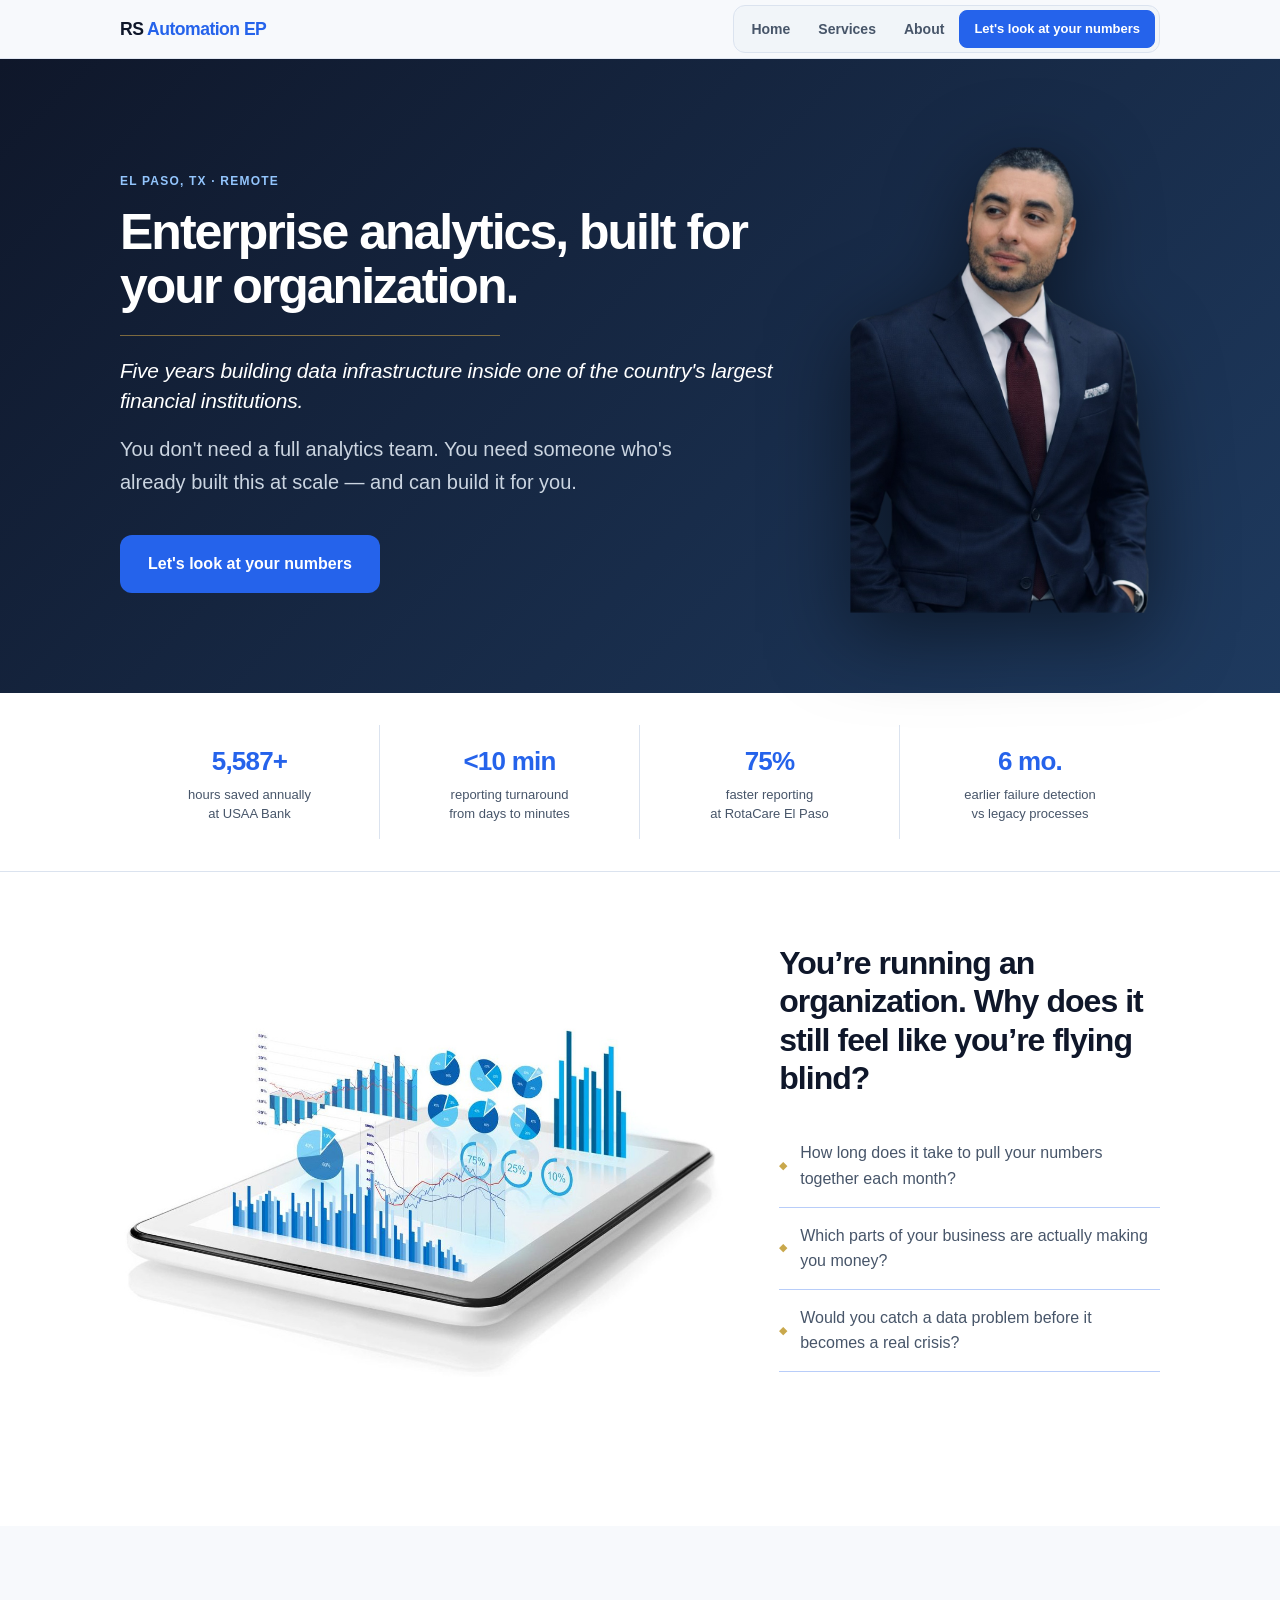
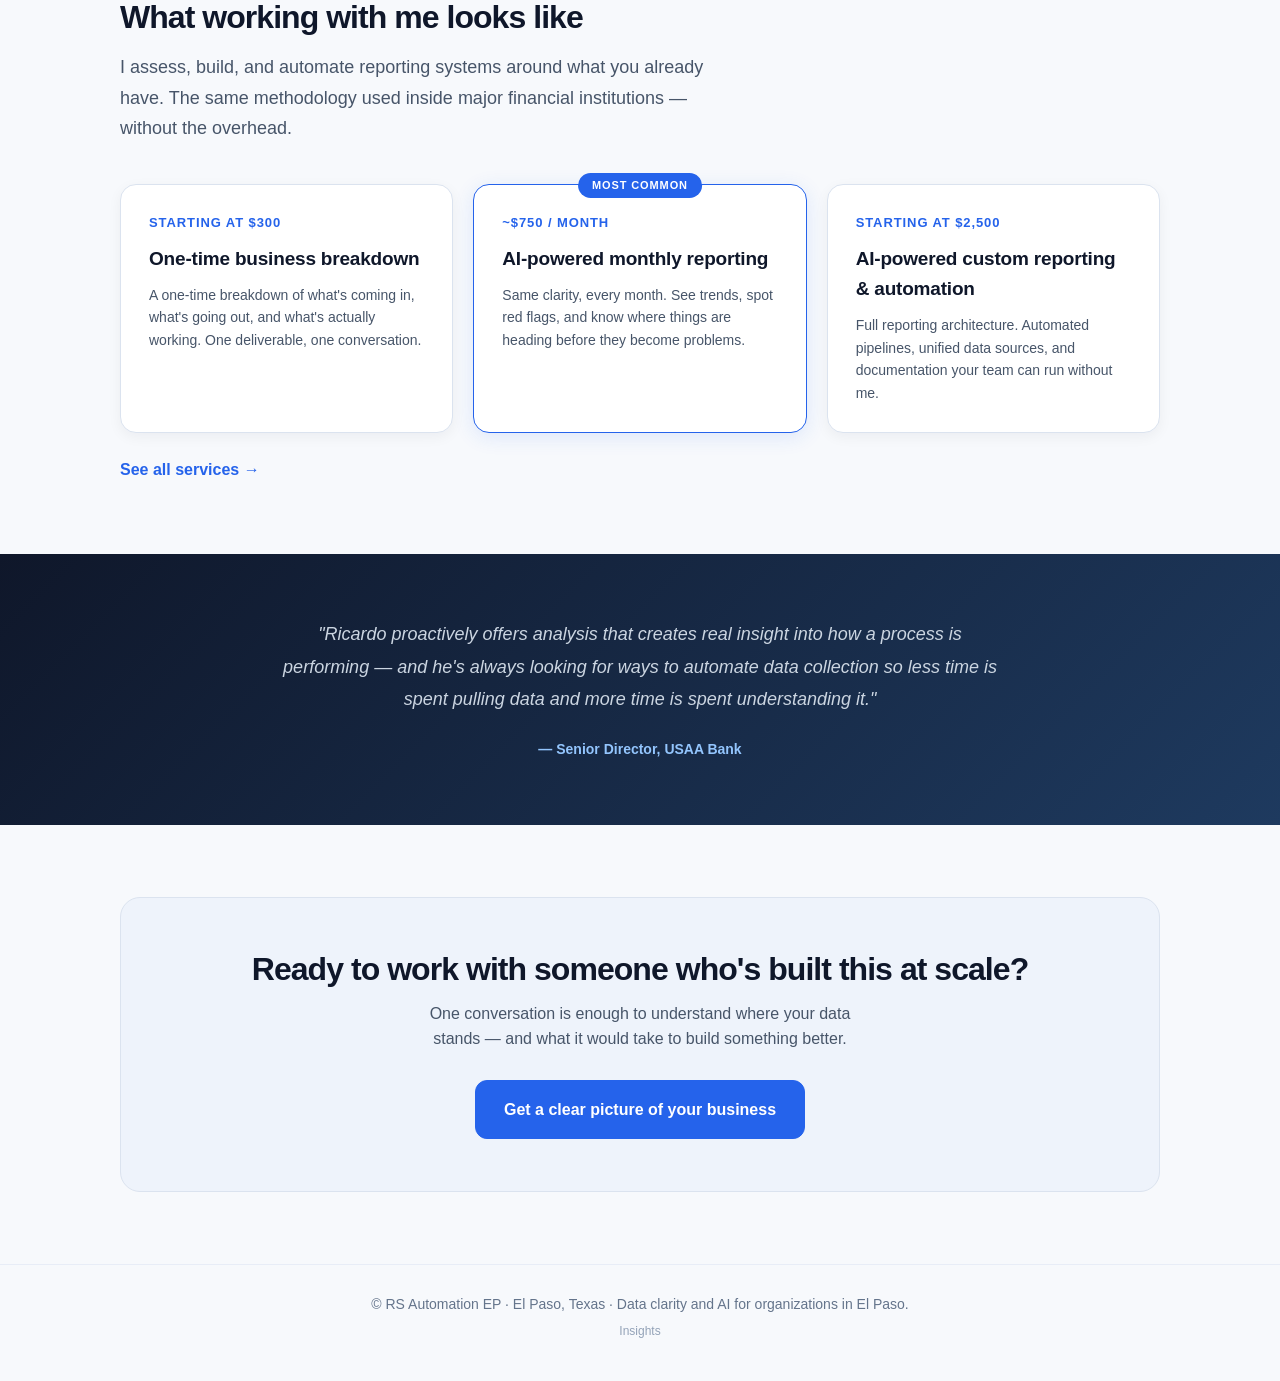
<file: index.html>
<!DOCTYPE html>
<html lang="en">
<head>
  <meta charset="UTF-8" />
  <meta name="viewport" content="width=device-width, initial-scale=1.0" />
  <title>RS Automation EP — Enterprise analytics for your organization.</title>
  <meta name="description" content="Enterprise-grade analytics and automation for organizations in El Paso. Five years building reporting infrastructure inside USAA Bank — now available for your organization." />
  <style>
    :root {
      --bg: #f7f9fc;
      --text: #0f172a;
      --muted: #475569;
      --line: #dbe3ef;
      --card: #ffffff;
      --brand: #2563eb;
      --brand-dark: #1d4ed8;
      --soft: #eef3fb;
      --radius: 16px;
    }
    * { box-sizing: border-box; }
    body { margin: 0; font-family: Arial, Helvetica, sans-serif; background: var(--bg); color: var(--text); line-height: 1.6; }
    a { text-decoration: none; color: inherit; }
    .wrap { max-width: 1080px; margin: 0 auto; padding: 0 20px; }

    /* NAV */
    .nav { position: relative; background: rgba(247,249,252,.95); backdrop-filter: blur(10px); border-bottom: 1px solid rgba(219,227,239,.8); }
    .nav-inner { display: flex; align-items: center; justify-content: space-between; gap: 16px; min-height: 58px; }
    .brand { font-size: 1.1rem; font-weight: 800; letter-spacing: -0.03em; color: var(--text); white-space: nowrap; }
    .brand span { color: var(--brand); }
    .menu { display: flex; align-items: center; gap: 2px; background: #f1f5f9; border: 1px solid var(--line); border-radius: 12px; padding: 4px; }
    .menu a:not(.btn) { color: var(--muted); font-weight: 600; font-size: 14px; padding: 7px 13px; border-radius: 8px; transition: .15s ease; }
    .menu a:not(.btn):hover { background: #fff; color: var(--text); }
    .btn { display: inline-block; padding: 14px 20px; border-radius: 12px; font-weight: 700; border: 1px solid var(--line); transition: .2s ease; }
    .btn-primary { background: var(--brand); color: #fff !important; border-color: var(--brand); }
    .btn-primary:hover { background: var(--brand-dark); }
    .nav-cta { padding: 8px 14px; font-size: 13px; border-radius: 8px; }

    /* HAMBURGER */
    .hamburger { display: none; flex-direction: column; justify-content: center; gap: 5px; cursor: pointer; background: none; border: none; padding: 6px; }
    .hamburger span { display: block; width: 22px; height: 2px; background: var(--text); border-radius: 2px; transition: .25s ease; }
    .hamburger.open span:nth-child(1) { transform: translateY(7px) rotate(45deg); }
    .hamburger.open span:nth-child(2) { opacity: 0; }
    .hamburger.open span:nth-child(3) { transform: translateY(-7px) rotate(-45deg); }

    /* HERO */
    .hero { background: linear-gradient(135deg, #0f172a 0%, #1e3a5f 100%); padding: 88px 0 80px; }
    .eyebrow { display: inline-block; margin-bottom: 14px; font-size: .75rem; font-weight: 800; letter-spacing: .1em; text-transform: uppercase; color: #93c5fd; }
    h1 { margin: 0 0 22px; font-size: 50px; line-height: 1.08; letter-spacing: -0.04em; color: #fff; max-width: 680px; }
    .subline { font-size: 20px; color: #cbd5e1; max-width: 560px; margin: 0 0 36px; line-height: 1.65; }
    .hero-btn { display: inline-block; padding: 16px 28px; background: var(--brand); color: #fff !important; border-radius: 12px; font-weight: 700; font-size: 16px; transition: .2s ease; }
    .hero-btn:hover { background: var(--brand-dark); }

    /* SECTIONS */
    .section { padding: 72px 0; }
    .section-sm { padding: 48px 0; }
    h2 { margin: 0 0 16px; font-size: 32px; line-height: 1.2; letter-spacing: -0.03em; }
    .body-p { font-size: 18px; color: var(--muted); line-height: 1.7; margin: 0 0 16px; max-width: 620px; }

    /* TIERS */
    .tiers { display: grid; grid-template-columns: repeat(3,1fr); gap: 20px; margin-top: 40px; }
    .tier { background: var(--card); border: 1px solid var(--line); border-radius: var(--radius); padding: 28px; box-shadow: 0 4px 14px rgba(15,23,42,.05); }
    .tier.featured { border-color: var(--brand); box-shadow: 0 4px 20px rgba(37,99,235,.12); position: relative; }
    .tier-badge { position: absolute; top: -12px; left: 50%; transform: translateX(-50%); background: var(--brand); color: #fff; font-size: 11px; font-weight: 800; letter-spacing: .08em; text-transform: uppercase; padding: 4px 14px; border-radius: 20px; white-space: nowrap; }
    .tier-price { font-size: 13px; font-weight: 800; text-transform: uppercase; letter-spacing: .07em; color: var(--brand); margin-bottom: 10px; }
    .tier h3 { margin: 0 0 10px; font-size: 19px; color: var(--text); letter-spacing: -0.01em; }
    .tier p { margin: 0; font-size: 14px; color: var(--muted); line-height: 1.6; }

    /* WHO */
    .chips { display: flex; flex-wrap: wrap; gap: 10px; margin-top: 24px; }
    .chip { background: #fff; border: 1px solid var(--line); border-radius: 40px; padding: 8px 18px; font-size: 14px; font-weight: 600; color: var(--muted); }

    /* TESTIMONIAL */
    .testi { background: linear-gradient(135deg, #0f172a, #1e3a5f); padding: 64px 0; }
    .testi blockquote { margin: 0 0 20px; font-size: 18px; line-height: 1.8; color: #cbd5e1; font-style: italic; max-width: 720px; }
    .testi cite { font-size: 14px; font-weight: 700; color: #93c5fd; font-style: normal; }

    /* CTA BAND */
    .cta-band { background: var(--soft); border: 1px solid var(--line); border-radius: 20px; padding: 52px 40px; text-align: center; }
    .cta-band h2 { margin-bottom: 12px; }
    .cta-band p { color: var(--muted); max-width: 460px; margin: 0 auto 28px; }

    /* FOOTER */
    footer { padding: 28px 0 40px; color: #64748b; font-size: 14px; border-top: 1px solid #e8edf7; }

    @media (max-width: 860px) {
      .hamburger { display: flex; }
      .menu { display: none; position: absolute; top: 58px; left: 0; right: 0; flex-direction: column; align-items: stretch; gap: 0; background: #fff; border-bottom: 1px solid var(--line); border-radius: 0; padding: 8px 20px 16px; box-shadow: 0 8px 24px rgba(15,23,42,.1); z-index: 99; }
      .menu.open { display: flex; }
      .menu a:not(.btn) { padding: 13px 4px; border-radius: 0; border-bottom: 1px solid #f1f5f9; font-size: 15px; }
      .nav-cta { margin-top: 10px; text-align: center; border-bottom: none !important; }
      h1 { font-size: 36px; }
      .subline { font-size: 17px; }
      h2 { font-size: 26px; }
      .tiers { grid-template-columns: 1fr; }
      .section { padding: 48px 0; }
      .section-sm { padding: 36px 0; }
      .cta-band { padding: 36px 20px; }
    }
  </style>
</head>
<body>

  <header class="nav">
    <div class="wrap nav-inner">
      <a href="index.html" class="brand">RS <span>Automation EP</span></a>
      <button class="hamburger" id="hamburger" aria-label="Toggle menu">
        <span></span><span></span><span></span>
      </button>
      <nav class="menu" id="nav-menu">
        <a href="index.html">Home</a>
        <a href="services.html">Services</a>
        <a href="about.html">About</a>
        <a class="btn btn-primary nav-cta" href="contact.html">Let's look at your numbers</a>
      </nav>
    </div>
  </header>

  <script>
    const hb = document.getElementById('hamburger');
    const nm = document.getElementById('nav-menu');
    hb.addEventListener('click', () => { hb.classList.toggle('open'); nm.classList.toggle('open'); });
    nm.querySelectorAll('a').forEach(a => a.addEventListener('click', () => { hb.classList.remove('open'); nm.classList.remove('open'); }));
  </script>

  <section class="hero">
    <div class="wrap">
      <div style="display:grid; grid-template-columns:1fr 320px; gap:48px; align-items:center;" class="hero-grid">
        <div>
          <img src="images/image-2.png" alt="Ricardo Ramirez Jr" class="mobile-avatar" />
          <div class="eyebrow">El Paso, TX · Remote</div>
          <h1>Enterprise analytics, built for your organization.</h1>
          <hr style="border:none; border-top:1px solid #d4a847; opacity:.55; margin:0 0 20px; max-width:380px;" />
          <p style="font-size:21px; color:#fff; font-style:italic; margin:0 0 18px; letter-spacing:-0.01em; line-height:1.4;">Five years building data infrastructure inside one of the country's largest financial institutions.</p>
          <p class="subline">You don't need a full analytics team. You need someone who's already built this at scale — and can build it for you.</p>
          <a href="contact.html" class="hero-btn">Let's look at your numbers</a>
        </div>
        <div style="display:flex; align-items:flex-end; justify-content:center;" class="hero-photo-col">
          <img src="images/image-2.png" alt="Ricardo Ramirez Jr" style="width:100%; max-width:300px; filter:drop-shadow(0 20px 40px rgba(0,0,0,.5));">
        </div>
      </div>
    </div>
  </section>
  <style>
    .mobile-avatar { display:none; }
    @media(max-width:860px){
      .hero-grid{ grid-template-columns:1fr !important; }
      .hero-photo-col{ display:none !important; }
      .mobile-avatar {
        display:block;
        width:80px;
        height:80px;
        border-radius:50%;
        object-fit:cover;
        object-position:top;
        border:2px solid rgba(255,255,255,.15);
        margin-bottom:16px;
        box-shadow:0 4px 20px rgba(0,0,0,.4);
      }
    }
  </style>

  <section style="background:#fff; border-bottom:1px solid var(--line); padding:32px 0;">
    <div class="wrap">
      <div style="display:grid; grid-template-columns:repeat(4,1fr); gap:0; text-align:center;" class="stats-band">
        <div style="padding:16px 20px; border-right:1px solid var(--line);">
          <div style="font-size:26px; font-weight:800; color:var(--brand); letter-spacing:-0.03em; margin-bottom:4px;" data-count="5600" data-suffix="+">0+</div>
          <div style="font-size:13px; color:var(--muted); line-height:1.4;">hours saved annually<br>at USAA Bank</div>
        </div>
        <div style="padding:16px 20px; border-right:1px solid var(--line);">
          <div style="font-size:26px; font-weight:800; color:var(--brand); letter-spacing:-0.03em; margin-bottom:4px;" data-count="10" data-prefix="&lt;" data-suffix=" min">0 min</div>
          <div style="font-size:13px; color:var(--muted); line-height:1.4;">reporting turnaround<br>from days to minutes</div>
        </div>
        <div style="padding:16px 20px; border-right:1px solid var(--line);">
          <div style="font-size:26px; font-weight:800; color:var(--brand); letter-spacing:-0.03em; margin-bottom:4px;" data-count="75" data-suffix="%">0%</div>
          <div style="font-size:13px; color:var(--muted); line-height:1.4;">faster reporting<br>at RotaCare El Paso</div>
        </div>
        <div style="padding:16px 20px;">
          <div style="font-size:26px; font-weight:800; color:var(--brand); letter-spacing:-0.03em; margin-bottom:4px;" data-count="6" data-suffix=" mo.">0 mo.</div>
          <div style="font-size:13px; color:var(--muted); line-height:1.4;">earlier failure detection<br>vs legacy processes</div>
        </div>
      </div>
    </div>
  </section>
  <style>
    @media(max-width:600px){
      .stats-band { grid-template-columns:1fr 1fr !important; }
      .stats-band > div { border-right:none !important; border-bottom:1px solid var(--line); }
      .stats-band > div:nth-child(odd) { border-right:1px solid var(--line) !important; }
      .stats-band > div:last-child { border-bottom:none; }
    }
  </style>

  <style>
    .fade-up{opacity:0;transform:translateY(22px);transition:opacity 1s ease,transform 1s ease;}
    .fade-up.visible{opacity:1;transform:translateY(0);}
    .fade-right{opacity:0;transform:translateX(40px);transition:opacity .9s ease,transform .9s ease;}
    .fade-right.visible{opacity:1;transform:translateX(0);}
    .lyric-word{opacity:0;transition:opacity .45s ease;}
    .lyric-word.visible{opacity:1;}
    .dramatic-reveal{opacity:0;transition:opacity 1.8s ease;}
    .dramatic-reveal.visible{opacity:1;}
    @keyframes nudgeDown{0%,60%,100%{transform:translateY(0);}30%{transform:translateY(-5px);}}
    .sample-reports-link{animation:nudgeDown 2.8s ease-in-out infinite;}
  </style>

  <section class="section" style="background: #fff;">
    <div class="wrap" style="max-width:1080px;">
      <div style="display:flex; align-items:center; gap:56px; flex-wrap:wrap;">
        <div class="fade-up" style="flex:0 0 auto; width:clamp(364px, 58%, 676px); transition-delay:.05s;">
          <img src="images/fmf_WbzGo2j-1.jpg" alt="" style="width:100%; border-radius:12px; display:block; object-fit:cover;">
        </div>
        <div style="flex:1; min-width:260px;">
          <h2 id="lyric-heading" style="max-width:520px;"></h2>
          <div style="margin:28px 0 24px;">
            <div class="fade-right" style="display:flex; align-items:center; gap:13px; padding:15px 0; border-bottom:1.5px solid rgba(37,99,235,.32); transition-delay:.2s;">
              <span style="color:#c9a84c; font-size:11px; flex-shrink:0;">◆</span>
              <span style="font-size:16px; color:var(--muted);">How long does it take to pull your numbers together each month?</span>
            </div>
            <div class="fade-right" style="display:flex; align-items:center; gap:13px; padding:15px 0; border-bottom:1.5px solid rgba(37,99,235,.32); transition-delay:1.4s;">
              <span style="color:#c9a84c; font-size:11px; flex-shrink:0;">◆</span>
              <span style="font-size:16px; color:var(--muted);">Which parts of your business are actually making you money?</span>
            </div>
            <div class="fade-right" style="display:flex; align-items:center; gap:13px; padding:15px 0; border-bottom:1.5px solid rgba(37,99,235,.32); transition-delay:2.52s;">
              <span style="color:#c9a84c; font-size:11px; flex-shrink:0;">◆</span>
              <span style="font-size:16px; color:var(--muted);">Would you catch a data problem before it becomes a real crisis?</span>
            </div>
          </div>
          <p id="dramatic-line" class="dramatic-reveal" style="font-size:18px; font-weight:700; color:var(--text); margin:0;">The data is there. I'll show you what it means.</p>
        </div>
      </div>
    </div>
  </section>

  <script>
    (function(){
      // Lyric word-by-word heading
      var headingText = "You\u2019re running an organization. Why does it still feel like you\u2019re flying blind?";
      var headingEl = document.getElementById('lyric-heading');
      var words = headingText.split(' ');
      words.forEach(function(w, i){
        var span = document.createElement('span');
        span.className = 'lyric-word';
        span.style.transitionDelay = (i * 0.13) + 's';
        span.textContent = w;
        headingEl.appendChild(span);
        if(i < words.length - 1){
          headingEl.appendChild(document.createTextNode(' '));
        }
      });

      // Observe heading to trigger word reveal
      var headingObserver = new IntersectionObserver(function(entries){
        entries.forEach(function(e){
          if(e.isIntersecting){
            headingEl.querySelectorAll('.lyric-word').forEach(function(s){ s.classList.add('visible'); });
            headingObserver.unobserve(e.target);
          }
        });
      },{threshold:0.3});
      headingObserver.observe(headingEl);

      // fade-up and fade-right elements
      var els = document.querySelectorAll('.fade-up, .fade-right');
      var io = new IntersectionObserver(function(entries){
        entries.forEach(function(e){
          if(e.isIntersecting){ e.target.classList.add('visible'); io.unobserve(e.target); }
        });
      },{threshold:0.15});
      els.forEach(function(el){ io.observe(el); });

      // dramatic closing line — delayed separately
      var dramaticEl = document.getElementById('dramatic-line');
      var dramaticIO = new IntersectionObserver(function(entries){
        entries.forEach(function(e){
          if(e.isIntersecting){
            setTimeout(function(){ dramaticEl.classList.add('visible'); }, 3800);
            dramaticIO.unobserve(e.target);
          }
        });
      },{threshold:0.15});
      dramaticIO.observe(dramaticEl);
    })();
  </script>

  <section class="section" style="background: var(--bg);">
    <div class="wrap">
      <h2>What working with me looks like</h2>
      <p class="body-p">I assess, build, and automate reporting systems around what you already have. The same methodology used inside major financial institutions — without the overhead.</p>
      <div class="tiers">
        <div class="tier">
          <div class="tier-price">Starting at $300</div>
          <h3>One-time business breakdown</h3>
          <p>A one-time breakdown of what's coming in, what's going out, and what's actually working. One deliverable, one conversation.</p>
        </div>
        <div class="tier featured">
          <div class="tier-badge">Most Common</div>
          <div class="tier-price">~$750 / month</div>
          <h3>AI-powered monthly reporting</h3>
          <p>Same clarity, every month. See trends, spot red flags, and know where things are heading before they become problems.</p>
        </div>
        <div class="tier">
          <div class="tier-price">Starting at $2,500</div>
          <h3>AI-powered custom reporting &amp; automation</h3>
          <p>Full reporting architecture. Automated pipelines, unified data sources, and documentation your team can run without me.</p>
        </div>
      </div>
      <p style="margin-top: 24px; margin-bottom: 0;"><a href="services.html" class="sample-reports-link" style="color: var(--brand); font-weight: 700; display:inline-block;">See all services →</a></p>
    </div>
  </section>

  <section class="testi">
    <div class="wrap" style="max-width: 760px; text-align: center;">
      <blockquote>"Ricardo proactively offers analysis that creates real insight into how a process is performing — and he's always looking for ways to automate data collection so less time is spent pulling data and more time is spent understanding it."</blockquote>
      <cite>— Senior Director, USAA Bank</cite>
    </div>
  </section>

  <section class="section">
    <div class="wrap">
      <div class="cta-band">
        <h2>Ready to work with someone who's built this at scale?</h2>
        <p>One conversation is enough to understand where your data stands — and what it would take to build something better.</p>
        <a href="contact.html" class="btn btn-primary" style="font-size: 16px; padding: 16px 28px;">Get a clear picture of your business</a>
      </div>
    </div>
  </section>

  <footer>
    <div class="wrap" style="text-align: center;">
      © RS Automation EP · El Paso, Texas · Data clarity and AI for organizations in El Paso.
      <br><a href="insights.html" style="color: #94a3b8; font-size: 12px; margin-top: 6px; display: inline-block;">Insights</a>
    </div>
  </footer>

  <script>
    function animateCounters() {
      document.querySelectorAll('[data-count]').forEach(el => {
        const target = +el.dataset.count;
        const prefix = el.dataset.prefix || '';
        const suffix = el.dataset.suffix || '';
        const duration = 1800;
        const steps = 60;
        const increment = target / steps;
        let current = 0;
        let step = 0;
        const timer = setInterval(() => {
          step++;
          current = Math.min(Math.round(increment * step), target);
          // ease out: slow down near end
          const eased = Math.round(target * (1 - Math.pow(1 - step / steps, 3)));
          el.textContent = prefix + Math.min(eased, target).toLocaleString() + suffix;
          if (step >= steps) { el.textContent = prefix + target.toLocaleString() + suffix; clearInterval(timer); }
        }, duration / steps);
      });
    }

    const statsSection = document.querySelector('.stats-band');
    const observer = new IntersectionObserver(entries => {
      if (entries[0].isIntersecting) { animateCounters(); observer.disconnect(); }
    }, { threshold: 0.3 });
    observer.observe(statsSection);
  </script>
</body>
</html>
</file>
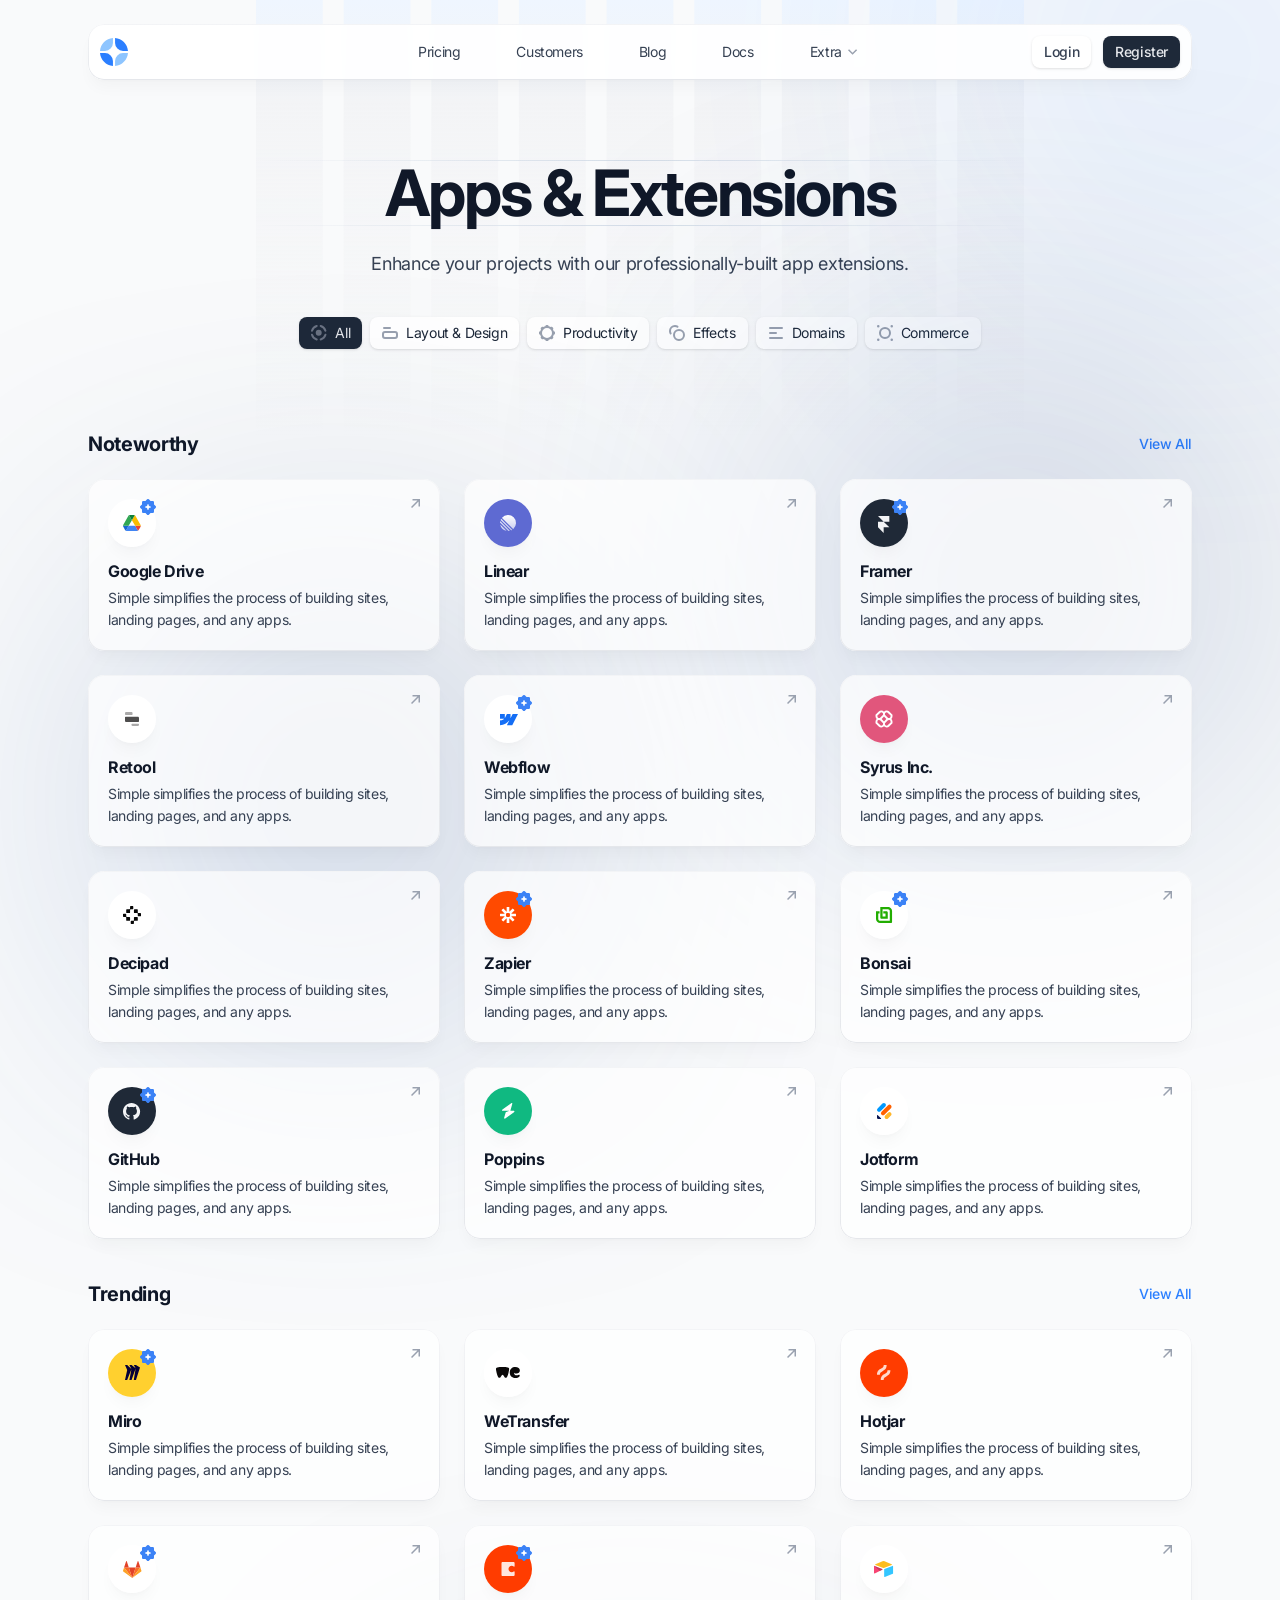
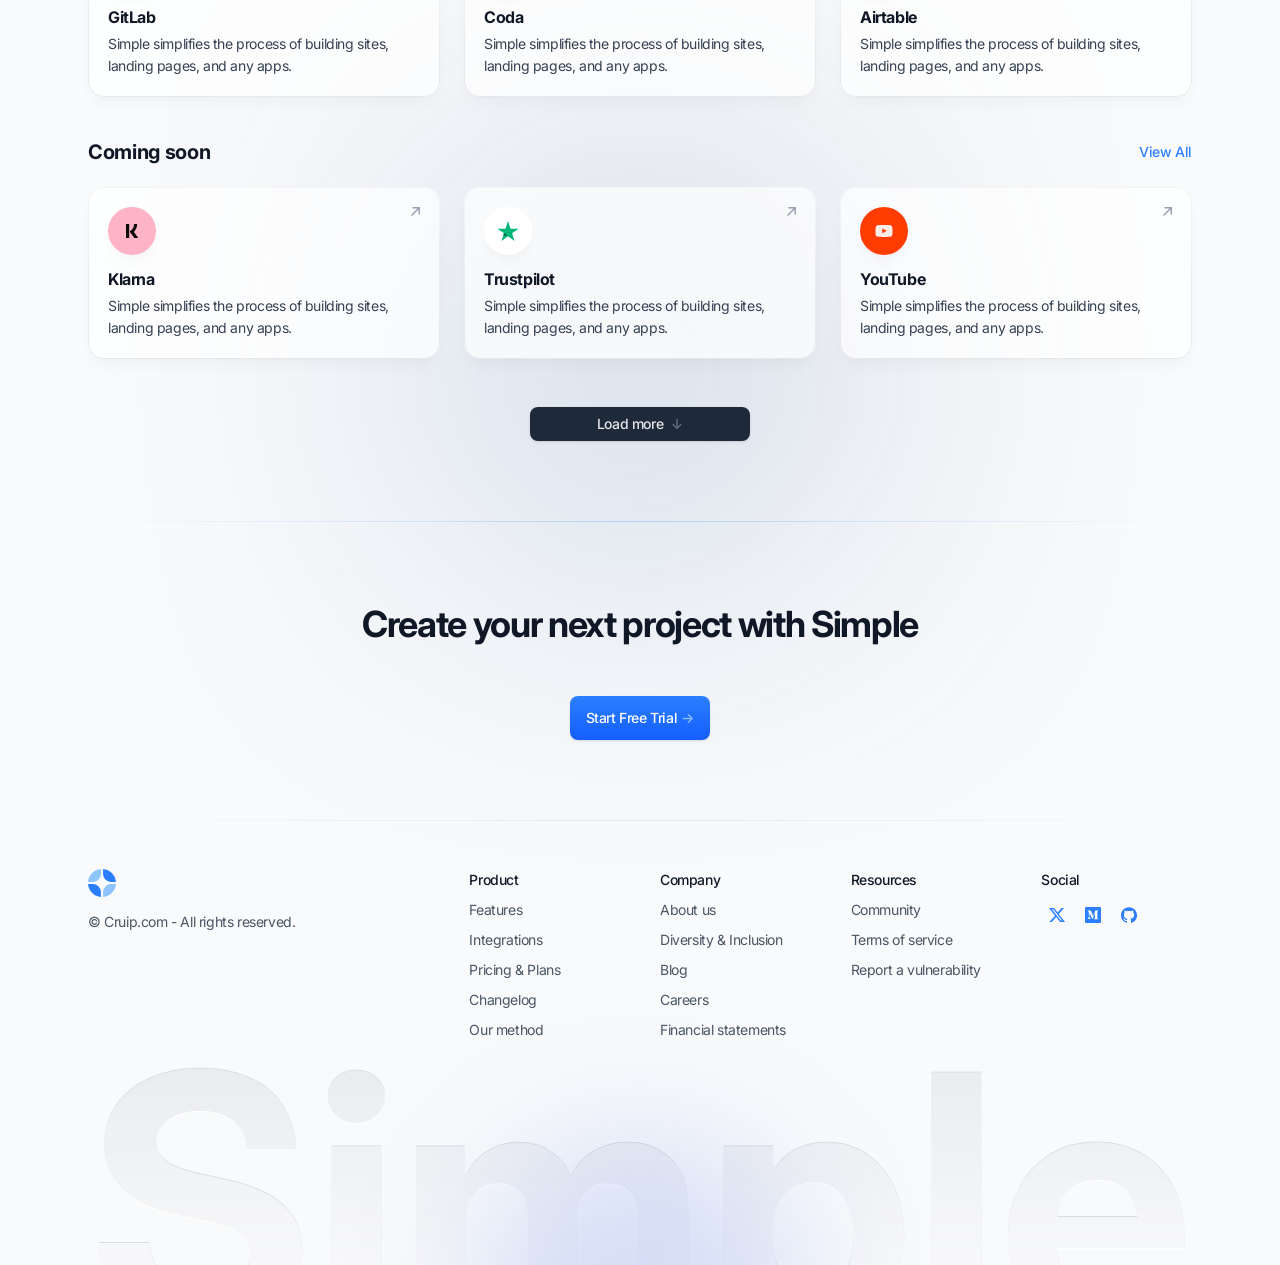
<file: apps.html>
<!DOCTYPE html>
<html lang="en" class="scroll-smooth">

<head>
    <meta charset="utf-8">
    <title>Apps - Simple Demo</title>
    <meta name="viewport" content="width=device-width,initial-scale=1">
    <link href="./css/vendors/aos.css" rel="stylesheet">
    <link href="./style.css" rel="stylesheet">
</head>

<body class="font-inter antialiased bg-gray-50 text-gray-900 tracking-tight">

    <!-- Page wrapper -->
    <div class="flex flex-col min-h-screen overflow-hidden supports-[overflow:clip]:overflow-clip">

        <!-- Site header -->
        <header class="fixed top-2 md:top-6 w-full z-30">
            <div class="max-w-6xl mx-auto px-4 sm:px-6">
                <div
                    class="relative flex items-center justify-between gap-3 h-14 rounded-2xl px-3 backdrop-blur-xs bg-white/90 shadow-lg shadow-black/[0.03] before:absolute before:inset-0 before:rounded-[inherit] before:border before:border-transparent before:[background:linear-gradient(var(--color-gray-100),var(--color-gray-200))_border-box] before:[mask:linear-gradient(white_0_0)_padding-box,_linear-gradient(white_0_0)] before:[mask-composite:exclude_!important] before:pointer-events-none">

                    <!-- Site branding -->
                    <div class="flex-1 flex items-center">
                        <!-- Logo -->
                        <a class="inline-flex" href="index.html" aria-label="Cruip">
                            <svg xmlns="http://www.w3.org/2000/svg" width="28" height="28">
                                <path class="fill-blue-500" fill-rule="evenodd"
                                    d="M15.052 0c6.914.513 12.434 6.033 12.947 12.947h-5.015a7.932 7.932 0 0 1-7.932-7.932V0Zm-2.105 22.985V28C6.033 27.487.513 21.967 0 15.053h5.015a7.932 7.932 0 0 1 7.932 7.932Z"
                                    clip-rule="evenodd" />
                                <path class="fill-blue-300" fill-rule="evenodd"
                                    d="M0 12.947C.513 6.033 6.033.513 12.947 0v5.015a7.932 7.932 0 0 1-7.932 7.932H0Zm22.984 2.106h5.015C27.486 21.967 21.966 27.487 15.052 28v-5.015a7.932 7.932 0 0 1 7.932-7.932Z"
                                    clip-rule="evenodd" />
                            </svg>
                        </a>
                    </div>

                    <!-- Desktop navigation -->
                    <nav class="hidden md:flex md:grow">

                        <!-- Desktop menu links -->
                        <ul class="text-sm flex grow justify-center flex-wrap items-center gap-4 lg:gap-8">
                            <li class="px-3 py-1">
                                <a class="text-gray-700 hover:text-gray-900 flex items-center transition"
                                    href="pricing.html">Pricing</a>
                            </li>
                            <li class="px-3 py-1">
                                <a class="text-gray-700 hover:text-gray-900 flex items-center transition"
                                    href="customers.html">Customers</a>
                            </li>
                            <li class="px-3 py-1">
                                <a class="text-gray-700 hover:text-gray-900 flex items-center transition"
                                    href="blog.html">Blog</a>
                            </li>
                            <li class="px-3 py-1">
                                <a class="text-gray-700 hover:text-gray-900 flex items-center transition"
                                    href="documentation.html">Docs</a>
                            </li>
                            <!-- 1st level: hover -->
                            <li class="relative flex items-center gap-0.5 px-3 py-1" x-data="{ open: false }"
                                @mouseenter="open = true" @mouseleave="open = false">
                                <span
                                    class="text-gray-700 hover:text-gray-900 flex items-center cursor-pointer transition">Extra</span>
                                <button class="shrink-0 p-1" :aria-expanded="open" @click.prevent="open = !open">
                                    <span class="sr-only">Show submenu for "Extra"</span>
                                    <svg class="fill-gray-400" xmlns="http://www.w3.org/2000/svg" width="10" height="6">
                                        <path d="m1.06.19 3.5 3.5 3.5-3.5 1.061 1.06-4.56 4.56L0 1.25 1.06.19Z" />
                                    </svg>
                                </button>
                                <!-- 2nd level: hover -->
                                <ul class="origin-top-left absolute top-full left-0 w-36 bg-white p-2 rounded-xl shadow-lg shadow-black/[0.03] border border-gray-100"
                                    x-show="open" x-transition:enter="transition ease-out transform"
                                    x-transition:enter-start="opacity-0 -translate-y-2"
                                    x-transition:enter-end="opacity-100 scale-100"
                                    x-transition:leave="transition ease-out" x-transition:leave-start="opacity-100"
                                    x-transition:leave-end="opacity-0" x-cloak
                                    @focusout="await $nextTick();!$el.contains($focus.focused()) && (open = false)">
                                    <li>
                                        <a class="text-sm text-gray-700 hover:bg-gray-100 flex py-1.5 px-2 rounded-lg"
                                            href="support.html">Support center</a>
                                    </li>
                                    <li>
                                        <a class="text-sm text-gray-700 hover:bg-gray-100 flex py-1.5 px-2 rounded-lg"
                                            href="apps.html">Apps</a>
                                    </li>
                                </ul>
                            </li>
                        </ul>

                    </nav>

                    <!-- Desktop sign in links -->
                    <ul class="flex-1 flex justify-end items-center gap-3">
                        <li>
                            <a class="btn-sm text-gray-700 bg-white hover:bg-gray-50 shadow-sm"
                                href="signin.html">Login</a>
                        </li>
                        <li>
                            <a class="btn-sm text-gray-200 bg-gray-800 hover:bg-gray-900 shadow-sm"
                                href="signup.html">Register</a>
                        </li>
                    </ul>

                    <!-- Mobile menu -->
                    <div class="flex md:hidden" x-data="{ expanded: false }">

                        <!-- Hamburger button -->
                        <button
                            class="group inline-flex w-8 h-8 text-gray-700 bg-white text-center items-center justify-center transition"
                            aria-controls="mobile-nav" :aria-expanded="expanded" @click.stop="expanded = !expanded">
                            <span class="sr-only">Menu</span>
                            <svg class="w-4 h-4 fill-current pointer-events-none" viewBox="0 0 16 16"
                                xmlns="http://www.w3.org/2000/svg">
                                <rect
                                    class="origin-center transition-all duration-300 ease-[cubic-bezier(.5,.85,.25,1.1)] -translate-y-[5px] translate-x-[7px] group-aria-expanded:rotate-[315deg] group-aria-expanded:translate-y-0 group-aria-expanded:translate-x-0"
                                    y="7" width="9" height="2" rx="1"></rect>
                                <rect
                                    class="origin-center group-aria-expanded:rotate-45 transition-all duration-300 ease-[cubic-bezier(.5,.85,.25,1.8)]"
                                    y="7" width="16" height="2" rx="1"></rect>
                                <rect
                                    class="origin-center transition-all duration-300 ease-[cubic-bezier(.5,.85,.25,1.1)] translate-y-[5px] group-aria-expanded:rotate-[135deg] group-aria-expanded:translate-y-0"
                                    y="7" width="9" height="2" rx="1"></rect>
                            </svg>
                        </button>

                        <!-- Mobile navigation -->
                        <nav id="mobile-nav"
                            class="absolute top-full z-20 left-0 w-full bg-white rounded-xl shadow-lg shadow-black/[0.03] before:absolute before:inset-0 before:rounded-[inherit] before:border before:border-transparent before:[background:linear-gradient(var(--color-gray-100),var(--color-gray-200))_border-box] before:[mask:linear-gradient(white_0_0)_padding-box,_linear-gradient(white_0_0)] before:[mask-composite:exclude_!important] before:pointer-events-none"
                            @click.outside="expanded = false" @keydown.escape.window="expanded = false"
                            x-show="expanded" x-transition:enter="transition ease-out duration-200 transform"
                            x-transition:enter-start="opacity-0 -translate-y-2"
                            x-transition:enter-end="opacity-100 scale-100"
                            x-transition:leave="transition ease-out duration-200" x-transition:leave-start="opacity-100"
                            x-transition:leave-end="opacity-0" x-cloak>
                            <ul class="text-sm p-2">
                                <li>
                                    <a class="flex text-gray-700 hover:bg-gray-100 rounded-lg py-1.5 px-2"
                                        href="pricing.html">Pricing</a>
                                </li>
                                <li>
                                    <a class="flex text-gray-700 hover:bg-gray-100 rounded-lg py-1.5 px-2"
                                        href="customers.html">Customers</a>
                                </li>
                                <li>
                                    <a class="flex text-gray-700 hover:bg-gray-100 rounded-lg py-1.5 px-2"
                                        href="blog.html">Blog</a>
                                </li>
                                <li>
                                    <a class="flex text-gray-700 hover:bg-gray-100 rounded-lg py-1.5 px-2"
                                        href="documentation.html">Docs</a>
                                </li>
                                <li>
                                    <a class="flex text-gray-700 hover:bg-gray-100 rounded-lg py-1.5 px-2"
                                        href="support.html">Support center</a>
                                </li>
                                <li>
                                    <a class="flex text-gray-700 hover:bg-gray-100 rounded-lg py-1.5 px-2"
                                        href="apps.html">Apps</a>
                                </li>
                            </ul>
                        </nav>

                    </div>

                </div>
            </div>
        </header>

        <!-- Page content -->
        <main class="grow">

            <!-- Hero -->
            <section class="relative">

                <!-- Stripes illustration -->
                <div class="absolute left-1/2 transform -translate-x-1/2 top-0 pointer-events-none -z-10"
                    aria-hidden="true">
                    <img class="max-w-none" src="./images/stripes.svg" width="768" height="432" alt="Stripes" />
                </div>

                <!-- Circles -->
                <div class="absolute left-1/2 -translate-x-1/2 -top-32 ml-[580px] pointer-events-none" aria-hidden="true">
                    <div class="w-80 h-80 rounded-full bg-linear-to-tr from-blue-500 opacity-50 blur-[160px] will-change-[filter]"></div>
                </div>
                <div class="absolute left-1/2 -translate-x-1/2 top-[420px] ml-[380px] pointer-events-none" aria-hidden="true">
                    <div
                        class="w-80 h-80 rounded-full bg-linear-to-tr from-blue-500 to-gray-900 opacity-50 blur-[160px] will-change-[filter]">
                    </div>
                </div>
                <div class="absolute left-1/2 -translate-x-1/2 top-[640px] -ml-[300px] pointer-events-none" aria-hidden="true">
                    <div
                        class="w-80 h-80 rounded-full bg-linear-to-tr from-blue-500 to-gray-900 opacity-50 blur-[160px] will-change-[filter]">
                    </div>
                </div>

                <div class="max-w-6xl mx-auto px-4 sm:px-6">

                    <!-- Main content -->
                    <div class="max-w-3xl mx-auto pt-32 pb-10 md:pt-40">

                        <!-- Section header -->
                        <div class="text-center">
                            <h1 class="text-5xl md:text-6xl font-bold mb-6 border-y [border-image:linear-gradient(to_right,transparent,--theme(--color-slate-300/.8),transparent)1]">Apps & Extensions</h1>
                            <div class="max-w-3xl mx-auto">
                                <p class="text-lg text-gray-700">Enhance your projects with our professionally-built app extensions.</p>
                            </div>
                        </div>
                        
                    </div>

                </div>
            </section>

            <!-- Cards -->
            <div class="max-w-6xl mx-auto px-4 sm:px-6">
                <div class="pb-12 md:pb-20">  

                    <!-- Categories -->
                    <div class="pb-12 md:pb-20">
                        <div class="flex flex-wrap justify-center gap-2">
                            <button class="btn-sm font-normal text-gray-200 bg-gray-800 hover:bg-gray-900 shadow-sm">
                                <svg class="fill-gray-500 mr-2" xmlns="http://www.w3.org/2000/svg" width="16" height="16">
                                    <path d="M6.669.715a1 1 0 0 1-.673 1.244 6.014 6.014 0 0 0-4.037 4.037 1 1 0 0 1-1.917-.571A8.014 8.014 0 0 1 5.425.042a1 1 0 0 1 1.244.673ZM7.71 4.71a3 3 0 1 0 0 6 3 3 0 0 0 0-6ZM9.996.042a1 1 0 1 0-.57 1.917 6.014 6.014 0 0 1 4.037 4.037 1 1 0 0 0 1.917-.571A8.015 8.015 0 0 0 9.996.042Zm4.71 8.71a1 1 0 0 1 .674 1.243 8.015 8.015 0 0 1-5.384 5.384 1 1 0 0 1-.57-1.917 6.014 6.014 0 0 0 4.037-4.037 1 1 0 0 1 1.243-.673ZM1.96 9.425a1 1 0 1 0-1.917.57 8.014 8.014 0 0 0 5.383 5.384 1 1 0 0 0 .57-1.917A6.014 6.014 0 0 1 1.96 9.425Z" />
                                </svg>
                                All
                            </button>
                            <button class="btn-sm font-normal text-gray-800 bg-white hover:bg-gray-50 shadow-sm">
                                <svg class="fill-gray-400 mr-2" xmlns="http://www.w3.org/2000/svg" width="16" height="16">
                                    <path d="M2 2a1 1 0 0 0 0 2h6a1 1 0 0 0 0-2H2Zm0 7a1 1 0 0 1 1-1h10a1 1 0 0 1 1 1v2a1 1 0 0 1-1 1H3a1 1 0 0 1-1-1V9Zm1-3a3 3 0 0 0-3 3v2a3 3 0 0 0 3 3h10a3 3 0 0 0 3-3V9a3 3 0 0 0-3-3H3Z" />
                                </svg>                                  
                                Layout & Design
                            </button>
                            <button class="btn-sm font-normal text-gray-800 bg-white hover:bg-gray-50 shadow-sm">
                                <svg class="fill-gray-400 mr-2" xmlns="http://www.w3.org/2000/svg" width="16" height="16">
                                    <path d="m15.447 6.605-.673-.336a6.973 6.973 0 0 0-.761-1.834l.238-.715a.999.999 0 0 0-.242-1.023l-.707-.707a.995.995 0 0 0-1.023-.242l-.715.238a6.96 6.96 0 0 0-1.834-.761L9.394.552A1 1 0 0 0 8.5-.001h-1c-.379 0-.725.214-.895.553l-.336.673a6.973 6.973 0 0 0-1.834.761l-.715-.238a.997.997 0 0 0-1.023.242l-.707.707a1.001 1.001 0 0 0-.242 1.023l.238.715a6.959 6.959 0 0 0-.761 1.834l-.673.336a1 1 0 0 0-.553.895v1c0 .379.214.725.553.895l.673.336c.167.653.425 1.268.761 1.834l-.238.715a.999.999 0 0 0 .242 1.023l.707.707a.997.997 0 0 0 1.023.242l.715-.238a6.959 6.959 0 0 0 1.834.761l.336.673a1 1 0 0 0 .895.553h1c.379 0 .725-.214.895-.553l.336-.673a6.973 6.973 0 0 0 1.834-.761l.715.238a1.001 1.001 0 0 0 1.023-.242l.707-.707c.268-.268.361-.664.242-1.023l-.238-.715a6.959 6.959 0 0 0 .761-1.834l.673-.336A1 1 0 0 0 16 8.5v-1c0-.379-.214-.725-.553-.895ZM8 13a5 5 0 1 1 .001-10.001 5 5 0 0 1 0 10.001Z" />
                                </svg>                                  
                                Productivity
                            </button>
                            <button class="btn-sm font-normal text-gray-800 bg-white hover:bg-gray-50 shadow-sm">
                                <svg class="fill-gray-400 mr-2" xmlns="http://www.w3.org/2000/svg" width="16" height="16">
                                    <path d="M0 6a6 6 0 0 1 6-6c1.077 0 2.062.304 2.912.78a1 1 0 1 1-.976 1.745A3.945 3.945 0 0 0 6 2a4 4 0 0 0-4 4c0 .693.194 1.344.525 1.936a1 1 0 1 1-1.746.976A5.944 5.944 0 0 1 0 6Z" />
                                        <path d="M10 6a4 4 0 1 0 0 8 4 4 0 0 0 0-8Zm-6 4a6 6 0 1 1 12 0 6 6 0 0 1-12 0Z"/>
                                </svg>                                  
                                Effects
                            </button>
                            <button class="btn-sm font-normal text-gray-800 bg-white hover:bg-gray-50 shadow-sm">
                                <svg class="fill-gray-400 mr-2" xmlns="http://www.w3.org/2000/svg" width="16" height="16">
                                    <path d="M1 3a1 1 0 0 1 1-1h12a1 1 0 1 1 0 2H2a1 1 0 0 1-1-1Zm0 5a1 1 0 0 1 1-1h6a1 1 0 0 1 0 2H2a1 1 0 0 1-1-1Zm1 4a1 1 0 1 0 0 2h12a1 1 0 1 0 0-2H2Z" />
                                </svg>
    
                                Domains
                            </button>
                            <button class="btn-sm font-normal text-gray-800 bg-white hover:bg-gray-50 shadow-sm">
                                <svg class="fill-gray-400 mr-2" xmlns="http://www.w3.org/2000/svg" width="16" height="16">
                                    <path d="M14.75 2.5a1.25 1.25 0 1 0 0-2.5 1.25 1.25 0 0 0 0 2.5Zm0 13.5a1.25 1.25 0 1 0 0-2.5 1.25 1.25 0 0 0 0 2.5ZM2.5 14.75a1.25 1.25 0 1 1-2.5 0 1.25 1.25 0 0 1 2.5 0ZM1.25 2.5a1.25 1.25 0 1 0 0-2.5 1.25 1.25 0 0 0 0 2.5ZM4 8a4 4 0 1 1 8 0 4 4 0 0 1-8 0Zm4-6a6 6 0 1 0 0 12A6 6 0 0 0 8 2Z" />
                                </svg>
                                Commerce
                            </button>
                        </div>                        
                    </div>

                    <div class="space-y-10">
                        <!-- Section #1 -->
                        <section>
                            <div class="flex justify-between items-center space-x-2 mb-5">
                                <h2 class="font-bold text-xl truncate">Noteworthy</h2>
                                <a class="shrink-0 text-sm font-medium text-blue-500 hover:text-blue-600 transition" href="#0">View All</a>
                            </div>
                            <div class="grid gap-4 md:gap-6 sm:grid-cols-2 lg:grid-cols-3">
                                <article
                                    class="group relative flex flex-col rounded-2xl w-full p-5 shadow-lg bg-white/70 hover:bg-white transition shadow-black/[0.03] before:absolute before:inset-0 before:rounded-[inherit] before:border before:border-transparent before:[background:linear-gradient(var(--color-gray-100),var(--color-gray-200))_border-box] before:[mask:linear-gradient(white_0_0)_padding-box,_linear-gradient(white_0_0)] before:[mask-composite:exclude_!important] before:pointer-events-none">
                                    <svg class="absolute top-5 right-5 group-hover:rotate-45 transition-transform" xmlns="http://www.w3.org/2000/svg" width="9" height="9">
                                        <path class="fill-gray-400" d="M1.065 9 0 7.93l6.456-6.46H1.508L1.519 0H9v7.477H7.516l.011-4.942L1.065 9Z" />
                                    </svg>
                                    <div class="inline-flex mb-3">
                                        <div class="relative">
                                            <img class="rounded-full shadow-lg shadow-black/[0.03]" src="./images/integration-01.svg" width="48" height="48" alt="Icon 01">
                                            <img class="absolute top-0 right-0" src="./images/badge.svg" width="16" height="16" alt="Badge" aria-hidden="true">
                                        </div>
                                    </div>
                                    <h3 class="mb-1">
                                        <a class="font-bold before:absolute before:inset-0" href="#0">Google Drive</a>
                                    </h3>
                                    <p class="text-sm text-gray-700">Simple simplifies the process of building sites, landing pages, and any apps.</p>
                                </article>
                                <article
                                    class="group relative flex flex-col rounded-2xl w-full p-5 shadow-lg bg-white/70 hover:bg-white transition shadow-black/[0.03] before:absolute before:inset-0 before:rounded-[inherit] before:border before:border-transparent before:[background:linear-gradient(var(--color-gray-100),var(--color-gray-200))_border-box] before:[mask:linear-gradient(white_0_0)_padding-box,_linear-gradient(white_0_0)] before:[mask-composite:exclude_!important] before:pointer-events-none">
                                    <svg class="absolute top-5 right-5 group-hover:rotate-45 transition-transform" xmlns="http://www.w3.org/2000/svg" width="9" height="9">
                                        <path class="fill-gray-400" d="M1.065 9 0 7.93l6.456-6.46H1.508L1.519 0H9v7.477H7.516l.011-4.942L1.065 9Z" />
                                    </svg>
                                    <div class="inline-flex mb-3">
                                        <div class="relative">
                                            <img class="rounded-full shadow-lg shadow-black/[0.03]" src="./images/integration-02.svg" width="48" height="48" alt="Icon 02">
                                        </div>
                                    </div>
                                    <h3 class="mb-1">
                                        <a class="font-bold before:absolute before:inset-0" href="#0">Linear</a>
                                    </h3>
                                    <p class="text-sm text-gray-700">Simple simplifies the process of building sites, landing pages, and any apps.</p>
                                </article>
                                <article
                                    class="group relative flex flex-col rounded-2xl w-full p-5 shadow-lg bg-white/70 hover:bg-white transition shadow-black/[0.03] before:absolute before:inset-0 before:rounded-[inherit] before:border before:border-transparent before:[background:linear-gradient(var(--color-gray-100),var(--color-gray-200))_border-box] before:[mask:linear-gradient(white_0_0)_padding-box,_linear-gradient(white_0_0)] before:[mask-composite:exclude_!important] before:pointer-events-none">
                                    <svg class="absolute top-5 right-5 group-hover:rotate-45 transition-transform" xmlns="http://www.w3.org/2000/svg" width="9" height="9">
                                        <path class="fill-gray-400" d="M1.065 9 0 7.93l6.456-6.46H1.508L1.519 0H9v7.477H7.516l.011-4.942L1.065 9Z" />
                                    </svg>
                                    <div class="inline-flex mb-3">
                                        <div class="relative">
                                            <img class="rounded-full shadow-lg shadow-black/[0.03]" src="./images/integration-03.svg" width="48" height="48" alt="Icon 03">
                                            <img class="absolute top-0 right-0" src="./images/badge.svg" width="16" height="16" alt="Badge" aria-hidden="true">
                                        </div>
                                    </div>
                                    <h3 class="mb-1">
                                        <a class="font-bold before:absolute before:inset-0" href="#0">Framer</a>
                                    </h3>
                                    <p class="text-sm text-gray-700">Simple simplifies the process of building sites, landing pages, and any apps.</p>
                                </article>
                                <article
                                    class="group relative flex flex-col rounded-2xl w-full p-5 shadow-lg bg-white/70 hover:bg-white transition shadow-black/[0.03] before:absolute before:inset-0 before:rounded-[inherit] before:border before:border-transparent before:[background:linear-gradient(var(--color-gray-100),var(--color-gray-200))_border-box] before:[mask:linear-gradient(white_0_0)_padding-box,_linear-gradient(white_0_0)] before:[mask-composite:exclude_!important] before:pointer-events-none">
                                    <svg class="absolute top-5 right-5 group-hover:rotate-45 transition-transform" xmlns="http://www.w3.org/2000/svg" width="9" height="9">
                                        <path class="fill-gray-400" d="M1.065 9 0 7.93l6.456-6.46H1.508L1.519 0H9v7.477H7.516l.011-4.942L1.065 9Z" />
                                    </svg>
                                    <div class="inline-flex mb-3">
                                        <div class="relative">
                                            <img class="rounded-full shadow-lg shadow-black/[0.03]" src="./images/integration-04.svg" width="48" height="48" alt="Icon 04">
                                        </div>
                                    </div>
                                    <h3 class="mb-1">
                                        <a class="font-bold before:absolute before:inset-0" href="#0">Retool</a>
                                    </h3>
                                    <p class="text-sm text-gray-700">Simple simplifies the process of building sites, landing pages, and any apps.</p>
                                </article>
                                <article
                                    class="group relative flex flex-col rounded-2xl w-full p-5 shadow-lg bg-white/70 hover:bg-white transition shadow-black/[0.03] before:absolute before:inset-0 before:rounded-[inherit] before:border before:border-transparent before:[background:linear-gradient(var(--color-gray-100),var(--color-gray-200))_border-box] before:[mask:linear-gradient(white_0_0)_padding-box,_linear-gradient(white_0_0)] before:[mask-composite:exclude_!important] before:pointer-events-none">
                                    <svg class="absolute top-5 right-5 group-hover:rotate-45 transition-transform" xmlns="http://www.w3.org/2000/svg" width="9" height="9">
                                        <path class="fill-gray-400" d="M1.065 9 0 7.93l6.456-6.46H1.508L1.519 0H9v7.477H7.516l.011-4.942L1.065 9Z" />
                                    </svg>
                                    <div class="inline-flex mb-3">
                                        <div class="relative">
                                            <img class="rounded-full shadow-lg shadow-black/[0.03]" src="./images/integration-05.svg" width="48" height="48" alt="Icon 05">
                                            <img class="absolute top-0 right-0" src="./images/badge.svg" width="16" height="16" alt="Badge" aria-hidden="true">
                                        </div>
                                    </div>
                                    <h3 class="mb-1">
                                        <a class="font-bold before:absolute before:inset-0" href="#0">Webflow</a>
                                    </h3>
                                    <p class="text-sm text-gray-700">Simple simplifies the process of building sites, landing pages, and any apps.</p>
                                </article>
                                <article
                                    class="group relative flex flex-col rounded-2xl w-full p-5 shadow-lg bg-white/70 hover:bg-white transition shadow-black/[0.03] before:absolute before:inset-0 before:rounded-[inherit] before:border before:border-transparent before:[background:linear-gradient(var(--color-gray-100),var(--color-gray-200))_border-box] before:[mask:linear-gradient(white_0_0)_padding-box,_linear-gradient(white_0_0)] before:[mask-composite:exclude_!important] before:pointer-events-none">
                                    <svg class="absolute top-5 right-5 group-hover:rotate-45 transition-transform" xmlns="http://www.w3.org/2000/svg" width="9" height="9">
                                        <path class="fill-gray-400" d="M1.065 9 0 7.93l6.456-6.46H1.508L1.519 0H9v7.477H7.516l.011-4.942L1.065 9Z" />
                                    </svg>
                                    <div class="inline-flex mb-3">
                                        <div class="relative">
                                            <img class="rounded-full shadow-lg shadow-black/[0.03]" src="./images/integration-06.svg" width="48" height="48" alt="Icon 06">
                                        </div>
                                    </div>
                                    <h3 class="mb-1">
                                        <a class="font-bold before:absolute before:inset-0" href="#0">Syrus Inc.</a>
                                    </h3>
                                    <p class="text-sm text-gray-700">Simple simplifies the process of building sites, landing pages, and any apps.</p>
                                </article>
                                <article
                                    class="group relative flex flex-col rounded-2xl w-full p-5 shadow-lg bg-white/70 hover:bg-white transition shadow-black/[0.03] before:absolute before:inset-0 before:rounded-[inherit] before:border before:border-transparent before:[background:linear-gradient(var(--color-gray-100),var(--color-gray-200))_border-box] before:[mask:linear-gradient(white_0_0)_padding-box,_linear-gradient(white_0_0)] before:[mask-composite:exclude_!important] before:pointer-events-none">
                                    <svg class="absolute top-5 right-5 group-hover:rotate-45 transition-transform" xmlns="http://www.w3.org/2000/svg" width="9" height="9">
                                        <path class="fill-gray-400" d="M1.065 9 0 7.93l6.456-6.46H1.508L1.519 0H9v7.477H7.516l.011-4.942L1.065 9Z" />
                                    </svg>
                                    <div class="inline-flex mb-3">
                                        <div class="relative">
                                            <img class="rounded-full shadow-lg shadow-black/[0.03]" src="./images/integration-07.svg" width="48" height="48" alt="Icon 07">
                                        </div>
                                    </div>
                                    <h3 class="mb-1">
                                        <a class="font-bold before:absolute before:inset-0" href="#0">Decipad</a>
                                    </h3>
                                    <p class="text-sm text-gray-700">Simple simplifies the process of building sites, landing pages, and any apps.</p>
                                </article>
                                <article
                                    class="group relative flex flex-col rounded-2xl w-full p-5 shadow-lg bg-white/70 hover:bg-white transition shadow-black/[0.03] before:absolute before:inset-0 before:rounded-[inherit] before:border before:border-transparent before:[background:linear-gradient(var(--color-gray-100),var(--color-gray-200))_border-box] before:[mask:linear-gradient(white_0_0)_padding-box,_linear-gradient(white_0_0)] before:[mask-composite:exclude_!important] before:pointer-events-none">
                                    <svg class="absolute top-5 right-5 group-hover:rotate-45 transition-transform" xmlns="http://www.w3.org/2000/svg" width="9" height="9">
                                        <path class="fill-gray-400" d="M1.065 9 0 7.93l6.456-6.46H1.508L1.519 0H9v7.477H7.516l.011-4.942L1.065 9Z" />
                                    </svg>
                                    <div class="inline-flex mb-3">
                                        <div class="relative">
                                            <img class="rounded-full shadow-lg shadow-black/[0.03]" src="./images/integration-08.svg" width="48" height="48" alt="Icon 08">
                                            <img class="absolute top-0 right-0" src="./images/badge.svg" width="16" height="16" alt="Badge" aria-hidden="true">
                                        </div>
                                    </div>
                                    <h3 class="mb-1">
                                        <a class="font-bold before:absolute before:inset-0" href="#0">Zapier</a>
                                    </h3>
                                    <p class="text-sm text-gray-700">Simple simplifies the process of building sites, landing pages, and any apps.</p>
                                </article>
                                <article
                                    class="group relative flex flex-col rounded-2xl w-full p-5 shadow-lg bg-white/70 hover:bg-white transition shadow-black/[0.03] before:absolute before:inset-0 before:rounded-[inherit] before:border before:border-transparent before:[background:linear-gradient(var(--color-gray-100),var(--color-gray-200))_border-box] before:[mask:linear-gradient(white_0_0)_padding-box,_linear-gradient(white_0_0)] before:[mask-composite:exclude_!important] before:pointer-events-none">
                                    <svg class="absolute top-5 right-5 group-hover:rotate-45 transition-transform" xmlns="http://www.w3.org/2000/svg" width="9" height="9">
                                        <path class="fill-gray-400" d="M1.065 9 0 7.93l6.456-6.46H1.508L1.519 0H9v7.477H7.516l.011-4.942L1.065 9Z" />
                                    </svg>
                                    <div class="inline-flex mb-3">
                                        <div class="relative">
                                            <img class="rounded-full shadow-lg shadow-black/[0.03]" src="./images/integration-09.svg" width="48" height="48" alt="Icon 09">
                                            <img class="absolute top-0 right-0" src="./images/badge.svg" width="16" height="16" alt="Badge" aria-hidden="true">
                                        </div>
                                    </div>
                                    <h3 class="mb-1">
                                        <a class="font-bold before:absolute before:inset-0" href="#0">Bonsai</a>
                                    </h3>
                                    <p class="text-sm text-gray-700">Simple simplifies the process of building sites, landing pages, and any apps.</p>
                                </article>
                                <article
                                    class="group relative flex flex-col rounded-2xl w-full p-5 shadow-lg bg-white/70 hover:bg-white transition shadow-black/[0.03] before:absolute before:inset-0 before:rounded-[inherit] before:border before:border-transparent before:[background:linear-gradient(var(--color-gray-100),var(--color-gray-200))_border-box] before:[mask:linear-gradient(white_0_0)_padding-box,_linear-gradient(white_0_0)] before:[mask-composite:exclude_!important] before:pointer-events-none">
                                    <svg class="absolute top-5 right-5 group-hover:rotate-45 transition-transform" xmlns="http://www.w3.org/2000/svg" width="9" height="9">
                                        <path class="fill-gray-400" d="M1.065 9 0 7.93l6.456-6.46H1.508L1.519 0H9v7.477H7.516l.011-4.942L1.065 9Z" />
                                    </svg>
                                    <div class="inline-flex mb-3">
                                        <div class="relative">
                                            <img class="rounded-full shadow-lg shadow-black/[0.03]" src="./images/integration-10.svg" width="48" height="48" alt="Icon 10">
                                            <img class="absolute top-0 right-0" src="./images/badge.svg" width="16" height="16" alt="Badge" aria-hidden="true">
                                        </div>
                                    </div>
                                    <h3 class="mb-1">
                                        <a class="font-bold before:absolute before:inset-0" href="#0">GitHub</a>
                                    </h3>
                                    <p class="text-sm text-gray-700">Simple simplifies the process of building sites, landing pages, and any apps.</p>
                                </article>
                                <article
                                    class="group relative flex flex-col rounded-2xl w-full p-5 shadow-lg bg-white/70 hover:bg-white transition shadow-black/[0.03] before:absolute before:inset-0 before:rounded-[inherit] before:border before:border-transparent before:[background:linear-gradient(var(--color-gray-100),var(--color-gray-200))_border-box] before:[mask:linear-gradient(white_0_0)_padding-box,_linear-gradient(white_0_0)] before:[mask-composite:exclude_!important] before:pointer-events-none">
                                    <svg class="absolute top-5 right-5 group-hover:rotate-45 transition-transform" xmlns="http://www.w3.org/2000/svg" width="9" height="9">
                                        <path class="fill-gray-400" d="M1.065 9 0 7.93l6.456-6.46H1.508L1.519 0H9v7.477H7.516l.011-4.942L1.065 9Z" />
                                    </svg>
                                    <div class="inline-flex mb-3">
                                        <div class="relative">
                                            <img class="rounded-full shadow-lg shadow-black/[0.03]" src="./images/integration-11.svg" width="48" height="48" alt="Icon 11">
                                        </div>
                                    </div>
                                    <h3 class="mb-1">
                                        <a class="font-bold before:absolute before:inset-0" href="#0">Poppins</a>
                                    </h3>
                                    <p class="text-sm text-gray-700">Simple simplifies the process of building sites, landing pages, and any apps.</p>
                                </article>
                                <article
                                    class="group relative flex flex-col rounded-2xl w-full p-5 shadow-lg bg-white/70 hover:bg-white transition shadow-black/[0.03] before:absolute before:inset-0 before:rounded-[inherit] before:border before:border-transparent before:[background:linear-gradient(var(--color-gray-100),var(--color-gray-200))_border-box] before:[mask:linear-gradient(white_0_0)_padding-box,_linear-gradient(white_0_0)] before:[mask-composite:exclude_!important] before:pointer-events-none">
                                    <svg class="absolute top-5 right-5 group-hover:rotate-45 transition-transform" xmlns="http://www.w3.org/2000/svg" width="9" height="9">
                                        <path class="fill-gray-400" d="M1.065 9 0 7.93l6.456-6.46H1.508L1.519 0H9v7.477H7.516l.011-4.942L1.065 9Z" />
                                    </svg>
                                    <div class="inline-flex mb-3">
                                        <div class="relative">
                                            <img class="rounded-full shadow-lg shadow-black/[0.03]" src="./images/integration-12.svg" width="48" height="48" alt="Icon 12">
                                        </div>
                                    </div>
                                    <h3 class="mb-1">
                                        <a class="font-bold before:absolute before:inset-0" href="#0">Jotform</a>
                                    </h3>
                                    <p class="text-sm text-gray-700">Simple simplifies the process of building sites, landing pages, and any apps.</p>
                                </article>
                            </div>
                        </section>
                        <!-- Section #2 -->
                        <section>
                            <div class="flex justify-between items-center space-x-2 mb-5">
                                <h2 class="font-bold text-xl truncate">Trending</h2>
                                <a class="shrink-0 text-sm font-medium text-blue-500 hover:text-blue-600 transition" href="#0">View All</a>
                            </div>
                            <div class="grid gap-4 md:gap-6 sm:grid-cols-2 lg:grid-cols-3">
                                <article
                                    class="group relative flex flex-col rounded-2xl w-full p-5 shadow-lg bg-white/70 hover:bg-white transition shadow-black/[0.03] before:absolute before:inset-0 before:rounded-[inherit] before:border before:border-transparent before:[background:linear-gradient(var(--color-gray-100),var(--color-gray-200))_border-box] before:[mask:linear-gradient(white_0_0)_padding-box,_linear-gradient(white_0_0)] before:[mask-composite:exclude_!important] before:pointer-events-none">
                                    <svg class="absolute top-5 right-5 group-hover:rotate-45 transition-transform" xmlns="http://www.w3.org/2000/svg" width="9" height="9">
                                        <path class="fill-gray-400" d="M1.065 9 0 7.93l6.456-6.46H1.508L1.519 0H9v7.477H7.516l.011-4.942L1.065 9Z" />
                                    </svg>
                                    <div class="inline-flex mb-3">
                                        <div class="relative">
                                            <img class="rounded-full shadow-lg shadow-black/[0.03]" src="./images/integration-13.svg" width="48" height="48" alt="Icon 13">
                                            <img class="absolute top-0 right-0" src="./images/badge.svg" width="16" height="16" alt="Badge" aria-hidden="true">
                                        </div>
                                    </div>
                                    <h3 class="mb-1">
                                        <a class="font-bold before:absolute before:inset-0" href="#0">Miro</a>
                                    </h3>
                                    <p class="text-sm text-gray-700">Simple simplifies the process of building sites, landing pages, and any apps.</p>
                                </article>
                                <article
                                    class="group relative flex flex-col rounded-2xl w-full p-5 shadow-lg bg-white/70 hover:bg-white transition shadow-black/[0.03] before:absolute before:inset-0 before:rounded-[inherit] before:border before:border-transparent before:[background:linear-gradient(var(--color-gray-100),var(--color-gray-200))_border-box] before:[mask:linear-gradient(white_0_0)_padding-box,_linear-gradient(white_0_0)] before:[mask-composite:exclude_!important] before:pointer-events-none">
                                    <svg class="absolute top-5 right-5 group-hover:rotate-45 transition-transform" xmlns="http://www.w3.org/2000/svg" width="9" height="9">
                                        <path class="fill-gray-400" d="M1.065 9 0 7.93l6.456-6.46H1.508L1.519 0H9v7.477H7.516l.011-4.942L1.065 9Z" />
                                    </svg>
                                    <div class="inline-flex mb-3">
                                        <div class="relative">
                                            <img class="rounded-full shadow-lg shadow-black/[0.03]" src="./images/integration-14.svg" width="48" height="48" alt="Icon 14">
                                        </div>
                                    </div>
                                    <h3 class="mb-1">
                                        <a class="font-bold before:absolute before:inset-0" href="#0">WeTransfer</a>
                                    </h3>
                                    <p class="text-sm text-gray-700">Simple simplifies the process of building sites, landing pages, and any apps.</p>
                                </article>
                                <article
                                    class="group relative flex flex-col rounded-2xl w-full p-5 shadow-lg bg-white/70 hover:bg-white transition shadow-black/[0.03] before:absolute before:inset-0 before:rounded-[inherit] before:border before:border-transparent before:[background:linear-gradient(var(--color-gray-100),var(--color-gray-200))_border-box] before:[mask:linear-gradient(white_0_0)_padding-box,_linear-gradient(white_0_0)] before:[mask-composite:exclude_!important] before:pointer-events-none">
                                    <svg class="absolute top-5 right-5 group-hover:rotate-45 transition-transform" xmlns="http://www.w3.org/2000/svg" width="9" height="9">
                                        <path class="fill-gray-400" d="M1.065 9 0 7.93l6.456-6.46H1.508L1.519 0H9v7.477H7.516l.011-4.942L1.065 9Z" />
                                    </svg>
                                    <div class="inline-flex mb-3">
                                        <div class="relative">
                                            <img class="rounded-full shadow-lg shadow-black/[0.03]" src="./images/integration-15.svg" width="48" height="48" alt="Icon 15">
                                        </div>
                                    </div>
                                    <h3 class="mb-1">
                                        <a class="font-bold before:absolute before:inset-0" href="#0">Hotjar</a>
                                    </h3>
                                    <p class="text-sm text-gray-700">Simple simplifies the process of building sites, landing pages, and any apps.</p>
                                </article>
                                <article
                                    class="group relative flex flex-col rounded-2xl w-full p-5 shadow-lg bg-white/70 hover:bg-white transition shadow-black/[0.03] before:absolute before:inset-0 before:rounded-[inherit] before:border before:border-transparent before:[background:linear-gradient(var(--color-gray-100),var(--color-gray-200))_border-box] before:[mask:linear-gradient(white_0_0)_padding-box,_linear-gradient(white_0_0)] before:[mask-composite:exclude_!important] before:pointer-events-none">
                                    <svg class="absolute top-5 right-5 group-hover:rotate-45 transition-transform" xmlns="http://www.w3.org/2000/svg" width="9" height="9">
                                        <path class="fill-gray-400" d="M1.065 9 0 7.93l6.456-6.46H1.508L1.519 0H9v7.477H7.516l.011-4.942L1.065 9Z" />
                                    </svg>
                                    <div class="inline-flex mb-3">
                                        <div class="relative">
                                            <img class="rounded-full shadow-lg shadow-black/[0.03]" src="./images/integration-16.svg" width="48" height="48" alt="Icon 16">
                                            <img class="absolute top-0 right-0" src="./images/badge.svg" width="16" height="16" alt="Badge" aria-hidden="true">
                                        </div>
                                    </div>
                                    <h3 class="mb-1">
                                        <a class="font-bold before:absolute before:inset-0" href="#0">GitLab</a>
                                    </h3>
                                    <p class="text-sm text-gray-700">Simple simplifies the process of building sites, landing pages, and any apps.</p>
                                </article>
                                <article
                                    class="group relative flex flex-col rounded-2xl w-full p-5 shadow-lg bg-white/70 hover:bg-white transition shadow-black/[0.03] before:absolute before:inset-0 before:rounded-[inherit] before:border before:border-transparent before:[background:linear-gradient(var(--color-gray-100),var(--color-gray-200))_border-box] before:[mask:linear-gradient(white_0_0)_padding-box,_linear-gradient(white_0_0)] before:[mask-composite:exclude_!important] before:pointer-events-none">
                                    <svg class="absolute top-5 right-5 group-hover:rotate-45 transition-transform" xmlns="http://www.w3.org/2000/svg" width="9" height="9">
                                        <path class="fill-gray-400" d="M1.065 9 0 7.93l6.456-6.46H1.508L1.519 0H9v7.477H7.516l.011-4.942L1.065 9Z" />
                                    </svg>
                                    <div class="inline-flex mb-3">
                                        <div class="relative">
                                            <img class="rounded-full shadow-lg shadow-black/[0.03]" src="./images/integration-17.svg" width="48" height="48" alt="Icon 17">
                                            <img class="absolute top-0 right-0" src="./images/badge.svg" width="16" height="16" alt="Badge" aria-hidden="true">
                                        </div>
                                    </div>
                                    <h3 class="mb-1">
                                        <a class="font-bold before:absolute before:inset-0" href="#0">Coda</a>
                                    </h3>
                                    <p class="text-sm text-gray-700">Simple simplifies the process of building sites, landing pages, and any apps.</p>
                                </article>
                                <article
                                    class="group relative flex flex-col rounded-2xl w-full p-5 shadow-lg bg-white/70 hover:bg-white transition shadow-black/[0.03] before:absolute before:inset-0 before:rounded-[inherit] before:border before:border-transparent before:[background:linear-gradient(var(--color-gray-100),var(--color-gray-200))_border-box] before:[mask:linear-gradient(white_0_0)_padding-box,_linear-gradient(white_0_0)] before:[mask-composite:exclude_!important] before:pointer-events-none">
                                    <svg class="absolute top-5 right-5 group-hover:rotate-45 transition-transform" xmlns="http://www.w3.org/2000/svg" width="9" height="9">
                                        <path class="fill-gray-400" d="M1.065 9 0 7.93l6.456-6.46H1.508L1.519 0H9v7.477H7.516l.011-4.942L1.065 9Z" />
                                    </svg>
                                    <div class="inline-flex mb-3">
                                        <div class="relative">
                                            <img class="rounded-full shadow-lg shadow-black/[0.03]" src="./images/integration-18.svg" width="48" height="48" alt="Icon 18">
                                        </div>
                                    </div>
                                    <h3 class="mb-1">
                                        <a class="font-bold before:absolute before:inset-0" href="#0">Airtable</a>
                                    </h3>
                                    <p class="text-sm text-gray-700">Simple simplifies the process of building sites, landing pages, and any apps.</p>
                                </article>
                            </div>
                        </section>
                        <!-- Section #3 -->
                        <section>
                            <div class="flex justify-between items-center space-x-2 mb-5">
                                <h2 class="font-bold text-xl truncate">Coming soon</h2>
                                <a class="shrink-0 text-sm font-medium text-blue-500 hover:text-blue-600 transition" href="#0">View All</a>
                            </div>
                            <div class="grid gap-4 md:gap-6 sm:grid-cols-2 lg:grid-cols-3">
                                <article
                                    class="group relative flex flex-col rounded-2xl w-full p-5 shadow-lg bg-white/70 hover:bg-white transition shadow-black/[0.03] before:absolute before:inset-0 before:rounded-[inherit] before:border before:border-transparent before:[background:linear-gradient(var(--color-gray-100),var(--color-gray-200))_border-box] before:[mask:linear-gradient(white_0_0)_padding-box,_linear-gradient(white_0_0)] before:[mask-composite:exclude_!important] before:pointer-events-none">
                                    <svg class="absolute top-5 right-5 group-hover:rotate-45 transition-transform" xmlns="http://www.w3.org/2000/svg" width="9" height="9">
                                        <path class="fill-gray-400" d="M1.065 9 0 7.93l6.456-6.46H1.508L1.519 0H9v7.477H7.516l.011-4.942L1.065 9Z" />
                                    </svg>
                                    <div class="inline-flex mb-3">
                                        <div class="relative">
                                            <img class="rounded-full shadow-lg shadow-black/[0.03]" src="./images/integration-19.svg" width="48" height="48" alt="Icon 19">
                                        </div>
                                    </div>
                                    <h3 class="mb-1">
                                        <a class="font-bold before:absolute before:inset-0" href="#0">Klarna</a>
                                    </h3>
                                    <p class="text-sm text-gray-700">Simple simplifies the process of building sites, landing pages, and any apps.</p>
                                </article>
                                <article
                                    class="group relative flex flex-col rounded-2xl w-full p-5 shadow-lg bg-white/70 hover:bg-white transition shadow-black/[0.03] before:absolute before:inset-0 before:rounded-[inherit] before:border before:border-transparent before:[background:linear-gradient(var(--color-gray-100),var(--color-gray-200))_border-box] before:[mask:linear-gradient(white_0_0)_padding-box,_linear-gradient(white_0_0)] before:[mask-composite:exclude_!important] before:pointer-events-none">
                                    <svg class="absolute top-5 right-5 group-hover:rotate-45 transition-transform" xmlns="http://www.w3.org/2000/svg" width="9" height="9">
                                        <path class="fill-gray-400" d="M1.065 9 0 7.93l6.456-6.46H1.508L1.519 0H9v7.477H7.516l.011-4.942L1.065 9Z" />
                                    </svg>
                                    <div class="inline-flex mb-3">
                                        <div class="relative">
                                            <img class="rounded-full shadow-lg shadow-black/[0.03]" src="./images/integration-20.svg" width="48" height="48" alt="Icon 20">
                                        </div>
                                    </div>
                                    <h3 class="mb-1">
                                        <a class="font-bold before:absolute before:inset-0" href="#0">Trustpilot</a>
                                    </h3>
                                    <p class="text-sm text-gray-700">Simple simplifies the process of building sites, landing pages, and any apps.</p>
                                </article>
                                <article
                                    class="group relative flex flex-col rounded-2xl w-full p-5 shadow-lg bg-white/70 hover:bg-white transition shadow-black/[0.03] before:absolute before:inset-0 before:rounded-[inherit] before:border before:border-transparent before:[background:linear-gradient(var(--color-gray-100),var(--color-gray-200))_border-box] before:[mask:linear-gradient(white_0_0)_padding-box,_linear-gradient(white_0_0)] before:[mask-composite:exclude_!important] before:pointer-events-none">
                                    <svg class="absolute top-5 right-5 group-hover:rotate-45 transition-transform" xmlns="http://www.w3.org/2000/svg" width="9" height="9">
                                        <path class="fill-gray-400" d="M1.065 9 0 7.93l6.456-6.46H1.508L1.519 0H9v7.477H7.516l.011-4.942L1.065 9Z" />
                                    </svg>
                                    <div class="inline-flex mb-3">
                                        <div class="relative">
                                            <img class="rounded-full shadow-lg shadow-black/[0.03]" src="./images/integration-21.svg" width="48" height="48" alt="Icon 21">
                                        </div>
                                    </div>
                                    <h3 class="mb-1">
                                        <a class="font-bold before:absolute before:inset-0" href="#0">YouTube</a>
                                    </h3>
                                    <p class="text-sm text-gray-700">Simple simplifies the process of building sites, landing pages, and any apps.</p>
                                </article>
                            </div>
                        </section>                              
                    </div>

                    <!-- Load more -->
                    <div class="text-center mt-12">
                        <button class="btn-sm text-gray-200 bg-gray-800 hover:bg-gray-900 shadow-sm py-1.5 min-w-[220px]">Load more <span class="tracking-normal text-gray-500 ml-2">↓</span></button>
                    </div>                    
                    
                </div>
            </div>

            <!-- CTA -->
            <section class="relative">
                <div class="absolute top-0 left-1/2 -translate-x-1/2 -translate-y-full -z-10" aria-hidden="true">
                    <div class="w-80 h-80 rounded-full bg-linear-to-tr from-blue-500 to-gray-900 opacity-40 blur-[160px] will-change-[filter]"></div>
                </div>                    
                <div class="max-w-6xl mx-auto px-4 sm:px-6">
                    <div class="text-center border-t [border-image:linear-gradient(to_right,transparent,--theme(--color-blue-500/.25),transparent)1]">
                        <div class="py-12 md:py-20">
                            <h2 class="text-3xl md:text-4xl font-bold mb-6 md:mb-12">Create your next project with Simple</h2>
                            <div class="max-w-xs mx-auto sm:max-w-none sm:flex sm:justify-center">
                                <a class="btn text-white bg-linear-to-t from-blue-600 to-blue-500 bg-[length:100%_100%] hover:bg-[length:100%_150%] bg-[bottom] shadow-sm w-full mb-4 sm:w-auto sm:mb-0 group"
                                    href="#0">
                                    <span class="relative inline-flex items-center">
                                        Start Free Trial <span class="tracking-normal text-blue-300 group-hover:translate-x-0.5 transition-transform ml-1">-&gt;</span>
                                    </span>
                                </a>
                            </div>
                        </div>
                    </div>
                </div>
            </section>

        </main>

        <!-- Site footer -->
        <footer>
            <div class="max-w-6xl mx-auto px-4 sm:px-6">

                <!-- Top area: Blocks -->
                <div class="grid sm:grid-cols-12 gap-10 py-8 md:py-12 border-t [border-image:linear-gradient(to_right,transparent,var(--color-slate-200),transparent)1]">

                    <!-- 1st block -->
                    <div class="sm:col-span-12 lg:col-span-4 space-y-2">
                        <div>
                            <!-- Logo -->
                            <a class="inline-flex" href="index.html" aria-label="Cruip">
                                <svg xmlns="http://www.w3.org/2000/svg" width="28" height="28">
                                    <path class="fill-blue-500" fill-rule="evenodd"
                                        d="M15.052 0c6.914.513 12.434 6.033 12.947 12.947h-5.015a7.932 7.932 0 0 1-7.932-7.932V0Zm-2.105 22.985V28C6.033 27.487.513 21.967 0 15.053h5.015a7.932 7.932 0 0 1 7.932 7.932Z"
                                        clip-rule="evenodd" />
                                    <path class="fill-blue-300" fill-rule="evenodd"
                                        d="M0 12.947C.513 6.033 6.033.513 12.947 0v5.015a7.932 7.932 0 0 1-7.932 7.932H0Zm22.984 2.106h5.015C27.486 21.967 21.966 27.487 15.052 28v-5.015a7.932 7.932 0 0 1 7.932-7.932Z"
                                        clip-rule="evenodd" />
                                </svg>
                            </a>
                        </div>
                        <div class="text-sm text-gray-600">
                            &copy; Cruip.com - All rights reserved.
                        </div>
                    </div>

                    <!-- 2nd block -->
                    <div class="sm:col-span-6 md:col-span-3 lg:col-span-2 space-y-2">
                        <h3 class="text-sm font-medium">Product</h3>
                        <ul class="text-sm space-y-2">
                            <li>
                                <a class="text-gray-600 hover:text-gray-900 transition" href="#0">Features</a>
                            </li>
                            <li>
                                <a class="text-gray-600 hover:text-gray-900 transition" href="#0">Integrations</a>
                            </li>
                            <li>
                                <a class="text-gray-600 hover:text-gray-900 transition" href="#0">Pricing & Plans</a>
                            </li>
                            <li>
                                <a class="text-gray-600 hover:text-gray-900 transition" href="#0">Changelog</a>
                            </li>
                            <li>
                                <a class="text-gray-600 hover:text-gray-900 transition" href="#0">Our method</a>
                            </li>
                        </ul>
                    </div>

                    <!-- 3rd block -->
                    <div class="sm:col-span-6 md:col-span-3 lg:col-span-2 space-y-2">
                        <h3 class="text-sm font-medium">Company</h3>
                        <ul class="text-sm space-y-2">
                            <li>
                                <a class="text-gray-600 hover:text-gray-900 transition" href="#0">About us</a>
                            </li>
                            <li>
                                <a class="text-gray-600 hover:text-gray-900 transition" href="#0">Diversity &
                                    Inclusion</a>
                            </li>
                            <li>
                                <a class="text-gray-600 hover:text-gray-900 transition" href="#0">Blog</a>
                            </li>
                            <li>
                                <a class="text-gray-600 hover:text-gray-900 transition" href="#0">Careers</a>
                            </li>
                            <li>
                                <a class="text-gray-600 hover:text-gray-900 transition" href="#0">Financial
                                    statements</a>
                            </li>
                        </ul>
                    </div>

                    <!-- 4th block -->
                    <div class="sm:col-span-6 md:col-span-3 lg:col-span-2 space-y-2">
                        <h3 class="text-sm font-medium">Resources</h3>
                        <ul class="text-sm space-y-2">
                            <li>
                                <a class="text-gray-600 hover:text-gray-900 transition" href="#0">Community</a>
                            </li>
                            <li>
                                <a class="text-gray-600 hover:text-gray-900 transition" href="#0">Terms of service</a>
                            </li>
                            <li>
                                <a class="text-gray-600 hover:text-gray-900 transition" href="#0">Report a
                                    vulnerability</a>
                            </li>
                        </ul>
                    </div>

                    <!-- 5th block -->
                    <div class="sm:col-span-6 md:col-span-3 lg:col-span-2 space-y-2">
                        <h3 class="text-sm font-medium">Social</h3>
                        <ul class="flex gap-1">
                            <li>
                                <a class="flex justify-center items-center text-blue-500 hover:text-blue-600 transition"
                                    href="#0" aria-label="Twitter">
                                    <svg class="w-8 h-8 fill-current" viewBox="0 0 32 32"
                                        xmlns="http://www.w3.org/2000/svg">
                                        <path
                                            d="m13.063 9 3.495 4.475L20.601 9h2.454l-5.359 5.931L24 23h-4.938l-3.866-4.893L10.771 23H8.316l5.735-6.342L8 9h5.063Zm-.74 1.347h-1.457l8.875 11.232h1.36l-8.778-11.232Z">
                                        </path>
                                    </svg>
                                </a>
                            </li>
                            <li>
                                <a class="flex justify-center items-center text-blue-500 hover:text-blue-600 transition"
                                    href="#0" aria-label="Medium">
                                    <svg class="w-8 h-8 fill-current" viewBox="0 0 32 32"
                                        xmlns="http://www.w3.org/2000/svg">
                                        <path
                                            d="M23 8H9a1 1 0 0 0-1 1v14a1 1 0 0 0 1 1h14a1 1 0 0 0 1-1V9a1 1 0 0 0-1-1Zm-1.708 3.791-.858.823a.251.251 0 0 0-.1.241V18.9a.251.251 0 0 0 .1.241l.838.823v.181h-4.215v-.181l.868-.843c.085-.085.085-.11.085-.241v-4.887l-2.41 6.131h-.329l-2.81-6.13V18.1a.567.567 0 0 0 .156.472l1.129 1.37v.181h-3.2v-.181l1.129-1.37a.547.547 0 0 0 .146-.472v-4.749a.416.416 0 0 0-.138-.351l-1-1.209v-.181H13.8l2.4 5.283 2.122-5.283h2.971l-.001.181Z">
                                        </path>
                                    </svg>
                                </a>
                            </li>
                            <li>
                                <a class="flex justify-center items-center text-blue-500 hover:text-blue-600 transition"
                                    href="#0" aria-label="Github">
                                    <svg class="w-8 h-8 fill-current" viewBox="0 0 32 32"
                                        xmlns="http://www.w3.org/2000/svg">
                                        <path
                                            d="M16 8.2c-4.4 0-8 3.6-8 8 0 3.5 2.3 6.5 5.5 7.6.4.1.5-.2.5-.4V22c-2.2.5-2.7-1-2.7-1-.4-.9-.9-1.2-.9-1.2-.7-.5.1-.5.1-.5.8.1 1.2.8 1.2.8.7 1.3 1.9.9 2.3.7.1-.5.3-.9.5-1.1-1.8-.2-3.6-.9-3.6-4 0-.9.3-1.6.8-2.1-.1-.2-.4-1 .1-2.1 0 0 .7-.2 2.2.8.6-.2 1.3-.3 2-.3s1.4.1 2 .3c1.5-1 2.2-.8 2.2-.8.4 1.1.2 1.9.1 2.1.5.6.8 1.3.8 2.1 0 3.1-1.9 3.7-3.7 3.9.3.4.6.9.6 1.6v2.2c0 .2.1.5.6.4 3.2-1.1 5.5-4.1 5.5-7.6-.1-4.4-3.7-8-8.1-8z">
                                        </path>
                                    </svg>
                                </a>
                            </li>
                        </ul>
                    </div>

                </div>

            </div>

            <!-- Big text -->
            <div class="relative -mt-16 h-60 w-full -z-10" aria-hidden="true">
                <div
                    class="absolute left-1/2 pointer-events-none -z-10 -translate-x-1/2 text-[348px] leading-none text-center font-bold before:content-['Simple'] before:bg-linear-to-b before:from-gray-200 before:to-gray-100/30 before:to-80% before:text-transparent before:bg-clip-text after:content-['Simple'] after:absolute after:inset-0 after:bg-gray-300/70 after:text-transparent after:bg-clip-text after:[text-shadow:0_1px_0_white] after:mix-blend-darken">
                </div>
                <!-- Glow -->
                <div class="absolute bottom-0 left-1/2 -translate-x-1/2 translate-y-2/3" aria-hidden="true">
                    <div class="w-56 h-56 rounded-full border-[20px] border-blue-700 blur-[80px] will-change-[filter]"></div>
                </div>
            </div>
        </footer>

    </div>

    <script src="./js/vendors/focus.min.js" defer></script><!-- Focus plugin: https://alpinejs.dev/plugins/focus -->
    <script src="./js/vendors/alpinejs.min.js" defer></script>
    <script src="./js/vendors/aos.js"></script>
    <script src="./js/main.js"></script>

</body>

</html>
</file>
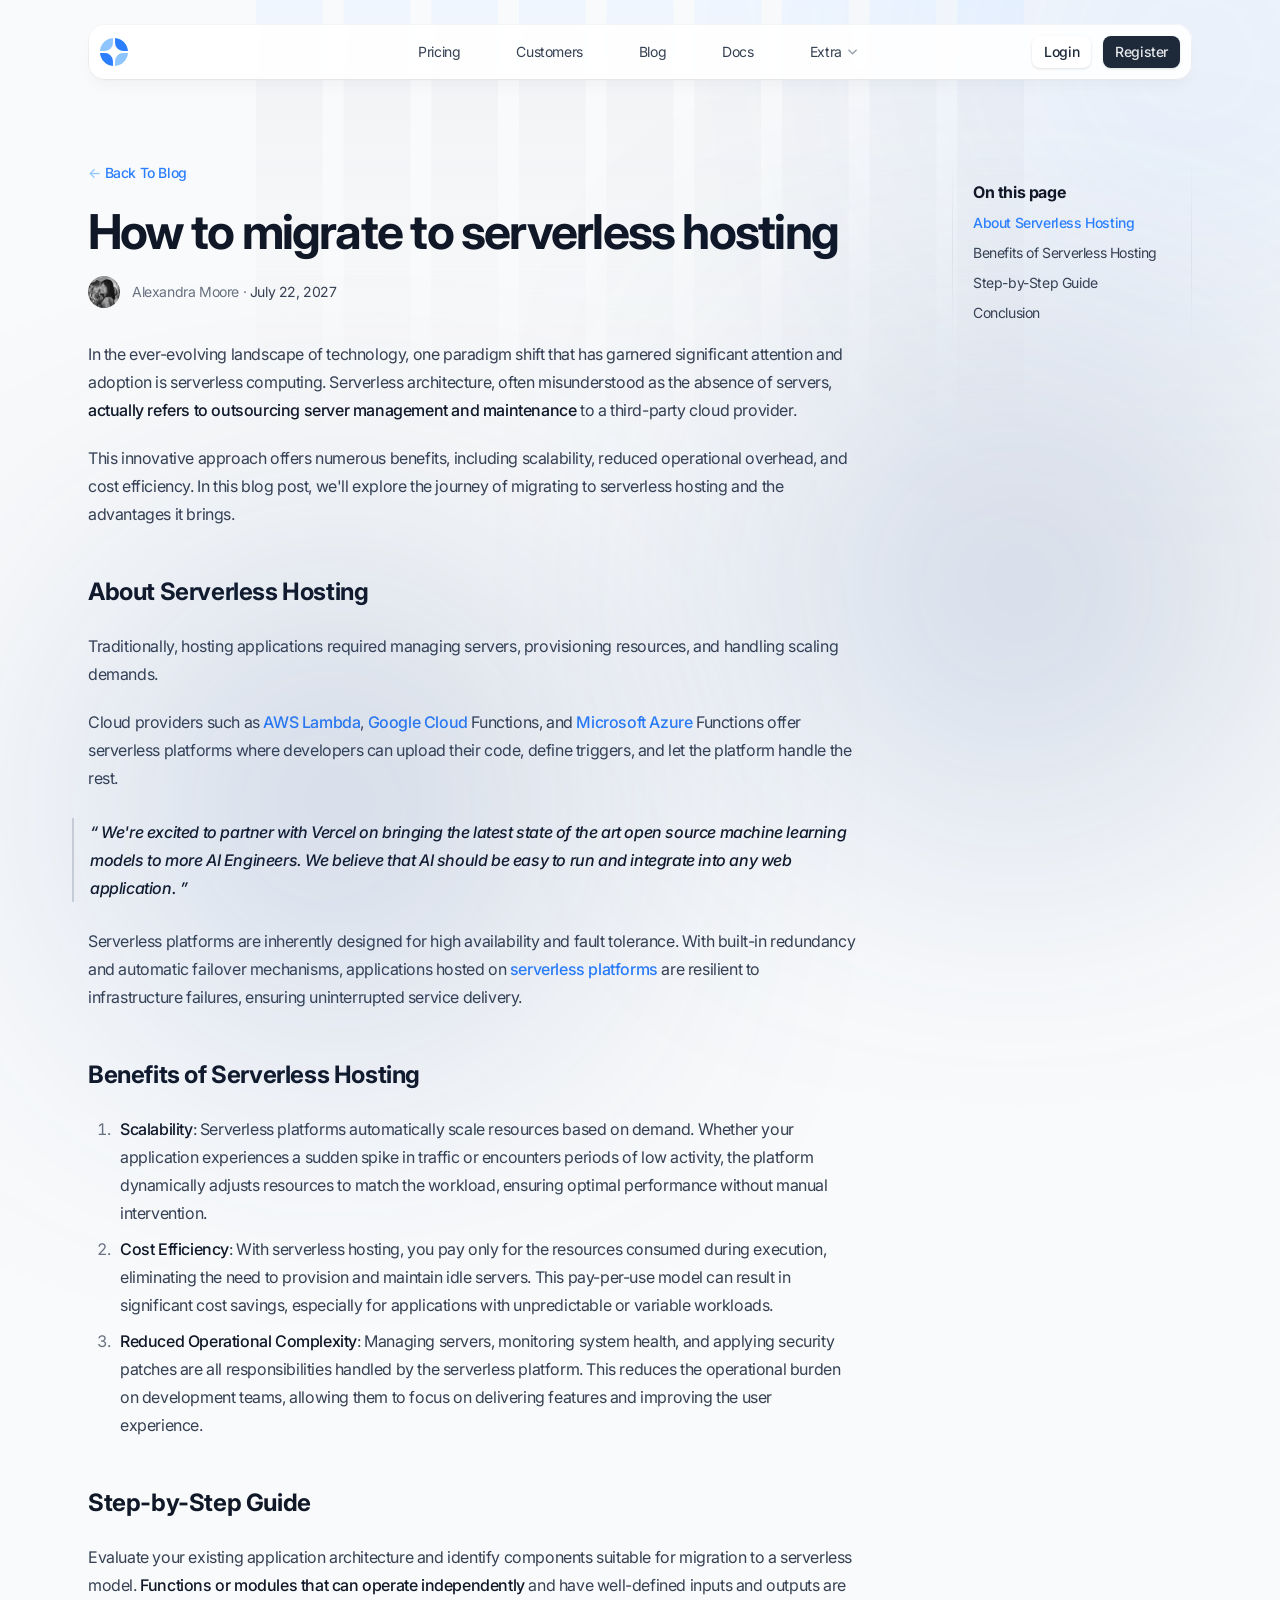
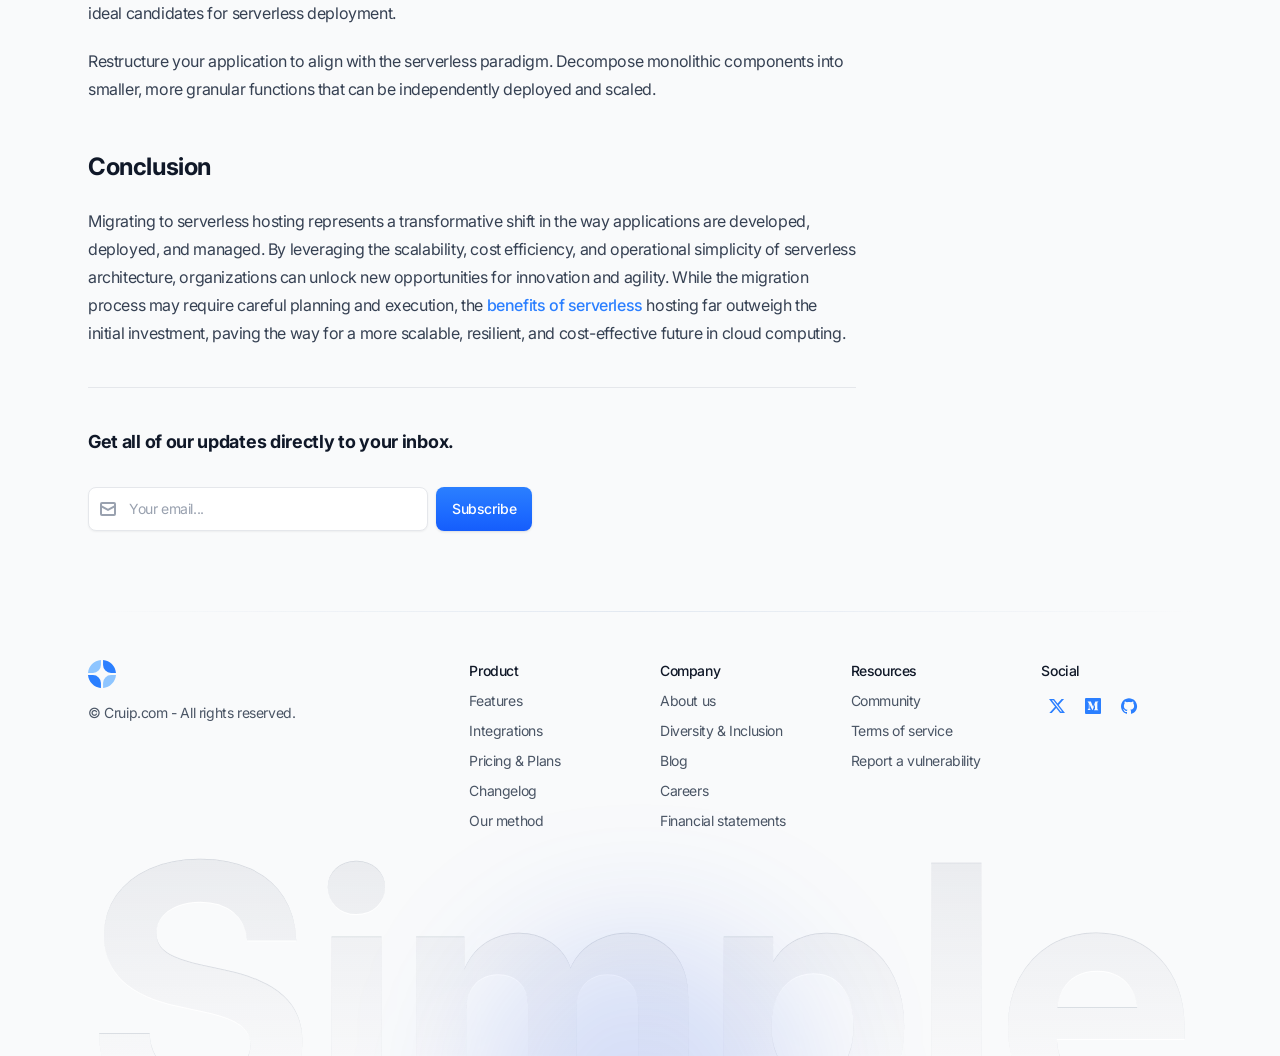
<file: blog-post.html>
<!doctype html>
<html lang="en" class="scroll-smooth">

<head>
    <meta charset="utf-8">
    <title>Blog Post - Simple Demo</title>
    <meta name="viewport" content="width=device-width,initial-scale=1">
    <link href="./css/vendors/aos.css" rel="stylesheet">
    <link href="./style.css" rel="stylesheet">
</head>

<body class="font-inter antialiased bg-gray-50 text-gray-900 tracking-tight">

    <!-- Page wrapper -->
    <div class="flex flex-col min-h-screen overflow-hidden supports-[overflow:clip]:overflow-clip">

        <!-- Site header -->
        <header class="fixed top-2 md:top-6 w-full z-30">
            <div class="max-w-6xl mx-auto px-4 sm:px-6">
                <div
                    class="relative flex items-center justify-between gap-3 h-14 rounded-2xl px-3 backdrop-blur-xs bg-white/90 shadow-lg shadow-black/[0.03] before:absolute before:inset-0 before:rounded-[inherit] before:border before:border-transparent before:[background:linear-gradient(var(--color-gray-100),var(--color-gray-200))_border-box] before:[mask:linear-gradient(white_0_0)_padding-box,_linear-gradient(white_0_0)] before:[mask-composite:exclude_!important] before:pointer-events-none">

                    <!-- Site branding -->
                    <div class="flex-1 flex items-center">
                        <!-- Logo -->
                        <a class="inline-flex" href="index.html" aria-label="Cruip">
                            <svg xmlns="http://www.w3.org/2000/svg" width="28" height="28">
                                <path class="fill-blue-500" fill-rule="evenodd"
                                    d="M15.052 0c6.914.513 12.434 6.033 12.947 12.947h-5.015a7.932 7.932 0 0 1-7.932-7.932V0Zm-2.105 22.985V28C6.033 27.487.513 21.967 0 15.053h5.015a7.932 7.932 0 0 1 7.932 7.932Z"
                                    clip-rule="evenodd" />
                                <path class="fill-blue-300" fill-rule="evenodd"
                                    d="M0 12.947C.513 6.033 6.033.513 12.947 0v5.015a7.932 7.932 0 0 1-7.932 7.932H0Zm22.984 2.106h5.015C27.486 21.967 21.966 27.487 15.052 28v-5.015a7.932 7.932 0 0 1 7.932-7.932Z"
                                    clip-rule="evenodd" />
                            </svg>
                        </a>
                    </div>

                    <!-- Desktop navigation -->
                    <nav class="hidden md:flex md:grow">

                        <!-- Desktop menu links -->
                        <ul class="text-sm flex grow justify-center flex-wrap items-center gap-4 lg:gap-8">
                            <li class="px-3 py-1">
                                <a class="text-gray-700 hover:text-gray-900 flex items-center transition"
                                    href="pricing.html">Pricing</a>
                            </li>
                            <li class="px-3 py-1">
                                <a class="text-gray-700 hover:text-gray-900 flex items-center transition"
                                    href="customers.html">Customers</a>
                            </li>
                            <li class="px-3 py-1">
                                <a class="text-gray-700 hover:text-gray-900 flex items-center transition"
                                    href="blog.html">Blog</a>
                            </li>
                            <li class="px-3 py-1">
                                <a class="text-gray-700 hover:text-gray-900 flex items-center transition"
                                    href="documentation.html">Docs</a>
                            </li>
                            <!-- 1st level: hover -->
                            <li class="relative flex items-center gap-0.5 px-3 py-1" x-data="{ open: false }"
                                @mouseenter="open = true" @mouseleave="open = false">
                                <span
                                    class="text-gray-700 hover:text-gray-900 flex items-center cursor-pointer transition">Extra</span>
                                <button class="shrink-0 p-1" :aria-expanded="open" @click.prevent="open = !open">
                                    <span class="sr-only">Show submenu for "Extra"</span>
                                    <svg class="fill-gray-400" xmlns="http://www.w3.org/2000/svg" width="10" height="6">
                                        <path d="m1.06.19 3.5 3.5 3.5-3.5 1.061 1.06-4.56 4.56L0 1.25 1.06.19Z" />
                                    </svg>
                                </button>
                                <!-- 2nd level: hover -->
                                <ul class="origin-top-left absolute top-full left-0 w-36 bg-white p-2 rounded-xl shadow-lg shadow-black/[0.03] border border-gray-100"
                                    x-show="open" x-transition:enter="transition ease-out transform"
                                    x-transition:enter-start="opacity-0 -translate-y-2"
                                    x-transition:enter-end="opacity-100 scale-100"
                                    x-transition:leave="transition ease-out" x-transition:leave-start="opacity-100"
                                    x-transition:leave-end="opacity-0" x-cloak
                                    @focusout="await $nextTick();!$el.contains($focus.focused()) && (open = false)">
                                    <li>
                                        <a class="text-sm text-gray-700 hover:bg-gray-100 flex py-1.5 px-2 rounded-lg"
                                            href="support.html">Support center</a>
                                    </li>
                                    <li>
                                        <a class="text-sm text-gray-700 hover:bg-gray-100 flex py-1.5 px-2 rounded-lg"
                                            href="apps.html">Apps</a>
                                    </li>
                                </ul>
                            </li>
                        </ul>

                    </nav>

                    <!-- Desktop sign in links -->
                    <ul class="flex-1 flex justify-end items-center gap-3">
                        <li>
                            <a class="btn-sm text-gray-800 bg-white hover:bg-gray-50 shadow-sm"
                                href="signin.html">Login</a>
                        </li>
                        <li>
                            <a class="btn-sm text-gray-200 bg-gray-800 hover:bg-gray-900 shadow-sm"
                                href="signup.html">Register</a>
                        </li>
                    </ul>

                    <!-- Mobile menu -->
                    <div class="flex md:hidden" x-data="{ expanded: false }">

                        <!-- Hamburger button -->
                        <button
                            class="group inline-flex w-8 h-8 text-gray-800 bg-white text-center items-center justify-center transition"
                            aria-controls="mobile-nav" :aria-expanded="expanded" @click.stop="expanded = !expanded">
                            <span class="sr-only">Menu</span>
                            <svg class="w-4 h-4 fill-current pointer-events-none" viewBox="0 0 16 16"
                                xmlns="http://www.w3.org/2000/svg">
                                <rect
                                    class="origin-center transition-all duration-300 ease-[cubic-bezier(.5,.85,.25,1.1)] -translate-y-[5px] translate-x-[7px] group-aria-expanded:rotate-[315deg] group-aria-expanded:translate-y-0 group-aria-expanded:translate-x-0"
                                    y="7" width="9" height="2" rx="1"></rect>
                                <rect
                                    class="origin-center group-aria-expanded:rotate-45 transition-all duration-300 ease-[cubic-bezier(.5,.85,.25,1.8)]"
                                    y="7" width="16" height="2" rx="1"></rect>
                                <rect
                                    class="origin-center transition-all duration-300 ease-[cubic-bezier(.5,.85,.25,1.1)] translate-y-[5px] group-aria-expanded:rotate-[135deg] group-aria-expanded:translate-y-0"
                                    y="7" width="9" height="2" rx="1"></rect>
                            </svg>
                        </button>

                        <!-- Mobile navigation -->
                        <nav id="mobile-nav"
                            class="absolute top-full z-20 left-0 w-full bg-white rounded-xl shadow-lg shadow-black/[0.03] before:absolute before:inset-0 before:rounded-[inherit] before:border before:border-transparent before:[background:linear-gradient(var(--color-gray-100),var(--color-gray-200))_border-box] before:[mask:linear-gradient(white_0_0)_padding-box,_linear-gradient(white_0_0)] before:[mask-composite:exclude_!important] before:pointer-events-none"
                            @click.outside="expanded = false" @keydown.escape.window="expanded = false"
                            x-show="expanded" x-transition:enter="transition ease-out duration-200 transform"
                            x-transition:enter-start="opacity-0 -translate-y-2"
                            x-transition:enter-end="opacity-100 scale-100"
                            x-transition:leave="transition ease-out duration-200" x-transition:leave-start="opacity-100"
                            x-transition:leave-end="opacity-0" x-cloak>
                            <ul class="text-sm p-2">
                                <li>
                                    <a class="flex text-gray-700 hover:bg-gray-100 rounded-lg py-1.5 px-2"
                                        href="pricing.html">Pricing</a>
                                </li>
                                <li>
                                    <a class="flex text-gray-700 hover:bg-gray-100 rounded-lg py-1.5 px-2"
                                        href="customers.html">Customers</a>
                                </li>
                                <li>
                                    <a class="flex text-gray-700 hover:bg-gray-100 rounded-lg py-1.5 px-2"
                                        href="blog.html">Blog</a>
                                </li>
                                <li>
                                    <a class="flex text-gray-700 hover:bg-gray-100 rounded-lg py-1.5 px-2"
                                        href="documentation.html">Docs</a>
                                </li>
                                <li>
                                    <a class="flex text-gray-700 hover:bg-gray-100 rounded-lg py-1.5 px-2"
                                        href="support.html">Support center</a>
                                </li>
                                <li>
                                    <a class="flex text-gray-700 hover:bg-gray-100 rounded-lg py-1.5 px-2"
                                        href="apps.html">Apps</a>
                                </li>
                            </ul>
                        </nav>

                    </div>

                </div>
            </div>
        </header>

        <!-- Page content -->
        <main class="grow">

            <section class="relative">

                <!-- Stripes illustration -->
                <div class="absolute left-1/2 transform -translate-x-1/2 top-0 pointer-events-none -z-10"
                    aria-hidden="true">
                    <img class="max-w-none" src="./images/stripes.svg" width="768" height="432" alt="Stripes" />
                </div>

                <!-- Circles -->
                <div class="absolute left-1/2 -translate-x-1/2 -top-32 ml-[580px] pointer-events-none" aria-hidden="true">
                    <div class="w-80 h-80 rounded-full bg-linear-to-tr from-blue-500 opacity-50 blur-[160px] will-change-[filter]"></div>
                </div>
                <div class="absolute left-1/2 -translate-x-1/2 top-[420px] ml-[380px] pointer-events-none" aria-hidden="true">
                    <div
                        class="w-80 h-80 rounded-full bg-linear-to-tr from-blue-500 to-gray-900 opacity-50 blur-[160px] will-change-[filter]">
                    </div>
                </div>
                <div class="absolute left-1/2 -translate-x-1/2 top-[640px] -ml-[300px] pointer-events-none" aria-hidden="true">
                    <div
                        class="w-80 h-80 rounded-full bg-linear-to-tr from-blue-500 to-gray-900 opacity-50 blur-[160px] will-change-[filter]">
                    </div>
                </div>

                <div class="max-w-6xl mx-auto px-4 sm:px-6">

                    <div class="flex justify-between pt-32 pb-12 md:pt-40 md:pb-20">

                        <!-- Left content -->
                        <div class="max-w-3xl">

                            <article>
                                <!-- Section header -->
                                <header class="pb-8">
                                    <div class="mb-6">
                                        <a class="text-sm font-medium text-blue-500 hover:text-blue-600 transition-colors" href="blog.html"><span class="tracking-normal text-blue-300">&lt;-</span> Back To Blog</a>
                                    </div>
                                    <h1 class="text-5xl font-bold mb-5">How to migrate to serverless hosting</h1>
                                    <div class="flex items-center gap-3">
                                        <img class="rounded-full" src="./images/blog-author-01.jpg" width="32" height="32" alt="Author 01" />
                                        <div class="text-sm text-gray-500">Alexandra Moore · <span class="text-gray-700">July 22, 2027</span></div>
                                    </div>
                                </header>

                                <div class="prose text-gray-700 max-w-none prose-headings:font-bold prose-headings:text-gray-900 prose-a:font-medium prose-a:text-blue-500 prose-a:no-underline hover:prose-a:underline prose-strong:font-medium prose-strong:text-gray-900 prose-code:font-mono prose-code:text-gray-900 prose-code:bg-gray-100 prose-code:px-1 prose-code:py-0.5 prose-code:rounded prose-code:before:content-[''] prose-code:after:content-[''] prose-pre:bg-gray-900 prose-pre:border prose-pre:border-gray-700 prose-headings:scroll-mt-24 prose-blockquote:pl-4 prose-blockquote:xl:-ml-4 prose-blockquote:border-l-2 prose-blockquote:border-gray-300 prose-blockquote:font-medium prose-blockquote:text-gray-900 prose-blockquote:italic">
                                    <p>
                                        In the ever-evolving landscape of technology, one paradigm shift that has garnered significant attention and adoption is serverless computing. Serverless architecture, often misunderstood as the absence of servers, <strong>actually refers to outsourcing server management and maintenance</strong> to a third-party cloud provider.
                                    </p>
                                    <p>
                                        This innovative approach offers numerous benefits, including scalability, reduced operational overhead, and cost efficiency. In this blog post, we'll explore the journey of migrating to serverless hosting and the advantages it brings.
                                    </p>
                                    <!-- The data-scrollspy-target attribute makes the scrollspy work -->
                                    <h2 data-scrollspy-target id="serverless">About Serverless Hosting</h2>
                                    <p>
                                        Traditionally, hosting applications required managing servers, provisioning resources, and handling scaling demands.
                                    </p>
                                    <p>
                                        Cloud providers such as <a href="#0">AWS Lambda</a>, <a href="#0">Google Cloud</a> Functions, and <a href="#0">Microsoft Azure</a> Functions offer serverless platforms where developers can upload their code, define triggers, and let the platform handle the rest.
                                    </p>
                                    <blockquote>
                                        <p>
                                            We're excited to partner with Vercel on bringing the latest state of the art open source machine learning models to more AI Engineers. We believe that AI should be easy to run and integrate into any web application.
                                        </p>
                                    </blockquote>
                                    <p>
                                        Serverless platforms are inherently designed for high availability and fault tolerance. With built-in redundancy and automatic failover mechanisms, applications hosted on <a href="#0">serverless platforms</a> are resilient to infrastructure failures, ensuring uninterrupted service delivery.
                                    </p>
                                    <!-- The data-scrollspy-target attribute makes the scrollspy work -->
                                    <h2 data-scrollspy-target id="benefits">Benefits of Serverless Hosting</h2>
                                    <ol>
                                        <li>
                                            <strong>Scalability</strong>: Serverless platforms automatically scale resources based on demand. Whether your application experiences a sudden spike in traffic or encounters periods of low activity, the platform dynamically adjusts resources to match the workload, ensuring optimal performance without manual intervention.
                                        </li>
                                        <li>
                                            <strong>Cost Efficiency</strong>: With serverless hosting, you pay only for the resources consumed during execution, eliminating the need to provision and maintain idle servers. This pay-per-use model can result in significant cost savings, especially for applications with unpredictable or variable workloads.
                                        </li>
                                        <li>
                                            <strong>Reduced Operational Complexity</strong>: Managing servers, monitoring system health, and applying security patches are all responsibilities handled by the serverless platform. This reduces the operational burden on development teams, allowing them to focus on delivering features and improving the user experience.
                                        </li>
                                    </ol>
                                    <!-- The data-scrollspy-target attribute makes the scrollspy work -->
                                    <h2 data-scrollspy-target id="guide">Step-by-Step Guide</h2>
                                    <p>
                                        Evaluate your existing application architecture and identify components suitable for migration to a serverless model. <strong>Functions or modules that can operate independently</strong> and have well-defined inputs and outputs are ideal candidates for serverless deployment.
                                    </p>
                                    <p>
                                        Restructure your application to align with the serverless paradigm. Decompose monolithic components into smaller, more granular functions that can be independently deployed and scaled.
                                    </p>
                                    <!-- The data-scrollspy-target attribute makes the scrollspy work -->
                                    <h2 data-scrollspy-target id="conclusion">Conclusion</h2>
                                    <p>
                                        Migrating to serverless hosting represents a transformative shift in the way applications are developed, deployed, and managed. By leveraging the scalability, cost efficiency, and operational simplicity of serverless architecture, organizations can unlock new opportunities for innovation and agility. While the migration process may require careful planning and execution, the <a href="#0">benefits of serverless</a> hosting far outweigh the initial investment, paving the way for a more scalable, resilient, and cost-effective future in cloud computing.
                                    </p>
                                </div>

                            </article>

                            <!-- Newsletter form -->
                             <div class="text-center md:text-left mt-10 pt-10 border-t border-gray-200">
                                <h3 class="text-lg font-bold mb-6 md:mb-8">Get all of our updates directly to your inbox.</h3>
                                <form>
                                    <div class="flex flex-col sm:flex-row justify-center md:justify-start max-w-sm mx-auto sm:max-w-none">
                                        <div class="relative flex mb-2 sm:mb-0 sm:mr-2 sm:min-w-[340px]">
                                            <div class="absolute h-full w-10 flex items-center justify-center pointer-events-none">
                                                <svg class="fill-gray-400" xmlns="http://www.w3.org/2000/svg" width="16" height="14" fill="none">
                                                    <path d="M14 0H2a2 2 0 0 0-2 2v10a2 2 0 0 0 2 2h12a2 2 0 0 0 2-2V2a2 2 0 0 0-2-2Zm0 12H2V5.723l5.504 3.145a.998.998 0 0 0 .992 0L14 5.723V12Zm0-8.58L8 6.849 2 3.42V2h12v1.42Z" />
                                                </svg>
                                            </div>
                                            <input type="email" class="form-input w-full pl-10" placeholder="Your email..." aria-label="Your email" />
                                        </div>
                                        <button class="btn text-white bg-linear-to-t from-blue-600 to-blue-500 bg-[length:100%_100%] hover:bg-[length:100%_150%] bg-[bottom] shadow-sm whitespace-nowrap" type="submit">Subscribe</button>
                                    </div>
                                </form>
                             </div>

                        </div>

                        <!-- Right sidebar -->
                        <aside class="max-md:hidden w-60 shrink-0 ml-6">
                            <div class="sticky top-24 p-5 border-l border-r [border-image:linear-gradient(to_bottom,transparent,--theme(--color-slate-300/.5),transparent)1]">
                                <div class="font-bold">On this page</div>
                                <ul class="text-sm space-y-2 mt-2">
                                    <li>
                                        <!-- The data-scrollspy-link attribute makes the scrollspy work -->
                                        <a data-scrollspy-link class="text-gray-700 hover:text-gray-900" href="#serverless">About Serverless Hosting</a>
                                    </li>
                                    <li>
                                        <!-- The data-scrollspy-link attribute makes the scrollspy work -->
                                        <a data-scrollspy-link class="text-gray-700 hover:text-gray-900" href="#benefits">Benefits of Serverless Hosting</a>
                                    </li>
                                    <li>
                                        <!-- The data-scrollspy-link attribute makes the scrollspy work -->
                                        <a data-scrollspy-link class="text-gray-700 hover:text-gray-900" href="#guide">Step-by-Step Guide</a>
                                    </li>
                                    <li>
                                        <!-- The data-scrollspy-link attribute makes the scrollspy work -->
                                        <a data-scrollspy-link class="text-gray-700 hover:text-gray-900" href="#conclusion">Conclusion</a>
                                    </li>
                                </ul>
                            </div>
                        </aside>
                    </div>

                </div>
            </section>

        </main>

        <!-- Site footer -->
        <footer>
            <div class="max-w-6xl mx-auto px-4 sm:px-6">

                <!-- Top area: Blocks -->
                <div class="grid sm:grid-cols-12 gap-10 py-8 md:py-12 border-t [border-image:linear-gradient(to_right,transparent,var(--color-slate-200),transparent)1]">

                    <!-- 1st block -->
                    <div class="sm:col-span-12 lg:col-span-4 space-y-2">
                        <div>
                            <!-- Logo -->
                            <a class="inline-flex" href="index.html" aria-label="Cruip">
                                <svg xmlns="http://www.w3.org/2000/svg" width="28" height="28">
                                    <path class="fill-blue-500" fill-rule="evenodd"
                                        d="M15.052 0c6.914.513 12.434 6.033 12.947 12.947h-5.015a7.932 7.932 0 0 1-7.932-7.932V0Zm-2.105 22.985V28C6.033 27.487.513 21.967 0 15.053h5.015a7.932 7.932 0 0 1 7.932 7.932Z"
                                        clip-rule="evenodd" />
                                    <path class="fill-blue-300" fill-rule="evenodd"
                                        d="M0 12.947C.513 6.033 6.033.513 12.947 0v5.015a7.932 7.932 0 0 1-7.932 7.932H0Zm22.984 2.106h5.015C27.486 21.967 21.966 27.487 15.052 28v-5.015a7.932 7.932 0 0 1 7.932-7.932Z"
                                        clip-rule="evenodd" />
                                </svg>
                            </a>
                        </div>
                        <div class="text-sm text-gray-600">
                            &copy; Cruip.com - All rights reserved.
                        </div>
                    </div>

                    <!-- 2nd block -->
                    <div class="sm:col-span-6 md:col-span-3 lg:col-span-2 space-y-2">
                        <h3 class="text-sm font-medium">Product</h3>
                        <ul class="text-sm space-y-2">
                            <li>
                                <a class="text-gray-600 hover:text-gray-900 transition" href="#0">Features</a>
                            </li>
                            <li>
                                <a class="text-gray-600 hover:text-gray-900 transition" href="#0">Integrations</a>
                            </li>
                            <li>
                                <a class="text-gray-600 hover:text-gray-900 transition" href="#0">Pricing & Plans</a>
                            </li>
                            <li>
                                <a class="text-gray-600 hover:text-gray-900 transition" href="#0">Changelog</a>
                            </li>
                            <li>
                                <a class="text-gray-600 hover:text-gray-900 transition" href="#0">Our method</a>
                            </li>
                        </ul>
                    </div>

                    <!-- 3rd block -->
                    <div class="sm:col-span-6 md:col-span-3 lg:col-span-2 space-y-2">
                        <h3 class="text-sm font-medium">Company</h3>
                        <ul class="text-sm space-y-2">
                            <li>
                                <a class="text-gray-600 hover:text-gray-900 transition" href="#0">About us</a>
                            </li>
                            <li>
                                <a class="text-gray-600 hover:text-gray-900 transition" href="#0">Diversity &
                                    Inclusion</a>
                            </li>
                            <li>
                                <a class="text-gray-600 hover:text-gray-900 transition" href="#0">Blog</a>
                            </li>
                            <li>
                                <a class="text-gray-600 hover:text-gray-900 transition" href="#0">Careers</a>
                            </li>
                            <li>
                                <a class="text-gray-600 hover:text-gray-900 transition" href="#0">Financial
                                    statements</a>
                            </li>
                        </ul>
                    </div>

                    <!-- 4th block -->
                    <div class="sm:col-span-6 md:col-span-3 lg:col-span-2 space-y-2">
                        <h3 class="text-sm font-medium">Resources</h3>
                        <ul class="text-sm space-y-2">
                            <li>
                                <a class="text-gray-600 hover:text-gray-900 transition" href="#0">Community</a>
                            </li>
                            <li>
                                <a class="text-gray-600 hover:text-gray-900 transition" href="#0">Terms of service</a>
                            </li>
                            <li>
                                <a class="text-gray-600 hover:text-gray-900 transition" href="#0">Report a
                                    vulnerability</a>
                            </li>
                        </ul>
                    </div>

                    <!-- 5th block -->
                    <div class="sm:col-span-6 md:col-span-3 lg:col-span-2 space-y-2">
                        <h3 class="text-sm font-medium">Social</h3>
                        <ul class="flex gap-1">
                            <li>
                                <a class="flex justify-center items-center text-blue-500 hover:text-blue-600 transition"
                                    href="#0" aria-label="Twitter">
                                    <svg class="w-8 h-8 fill-current" viewBox="0 0 32 32"
                                        xmlns="http://www.w3.org/2000/svg">
                                        <path
                                            d="m13.063 9 3.495 4.475L20.601 9h2.454l-5.359 5.931L24 23h-4.938l-3.866-4.893L10.771 23H8.316l5.735-6.342L8 9h5.063Zm-.74 1.347h-1.457l8.875 11.232h1.36l-8.778-11.232Z">
                                        </path>
                                    </svg>
                                </a>
                            </li>
                            <li>
                                <a class="flex justify-center items-center text-blue-500 hover:text-blue-600 transition"
                                    href="#0" aria-label="Medium">
                                    <svg class="w-8 h-8 fill-current" viewBox="0 0 32 32"
                                        xmlns="http://www.w3.org/2000/svg">
                                        <path
                                            d="M23 8H9a1 1 0 0 0-1 1v14a1 1 0 0 0 1 1h14a1 1 0 0 0 1-1V9a1 1 0 0 0-1-1Zm-1.708 3.791-.858.823a.251.251 0 0 0-.1.241V18.9a.251.251 0 0 0 .1.241l.838.823v.181h-4.215v-.181l.868-.843c.085-.085.085-.11.085-.241v-4.887l-2.41 6.131h-.329l-2.81-6.13V18.1a.567.567 0 0 0 .156.472l1.129 1.37v.181h-3.2v-.181l1.129-1.37a.547.547 0 0 0 .146-.472v-4.749a.416.416 0 0 0-.138-.351l-1-1.209v-.181H13.8l2.4 5.283 2.122-5.283h2.971l-.001.181Z">
                                        </path>
                                    </svg>
                                </a>
                            </li>
                            <li>
                                <a class="flex justify-center items-center text-blue-500 hover:text-blue-600 transition"
                                    href="#0" aria-label="Github">
                                    <svg class="w-8 h-8 fill-current" viewBox="0 0 32 32"
                                        xmlns="http://www.w3.org/2000/svg">
                                        <path
                                            d="M16 8.2c-4.4 0-8 3.6-8 8 0 3.5 2.3 6.5 5.5 7.6.4.1.5-.2.5-.4V22c-2.2.5-2.7-1-2.7-1-.4-.9-.9-1.2-.9-1.2-.7-.5.1-.5.1-.5.8.1 1.2.8 1.2.8.7 1.3 1.9.9 2.3.7.1-.5.3-.9.5-1.1-1.8-.2-3.6-.9-3.6-4 0-.9.3-1.6.8-2.1-.1-.2-.4-1 .1-2.1 0 0 .7-.2 2.2.8.6-.2 1.3-.3 2-.3s1.4.1 2 .3c1.5-1 2.2-.8 2.2-.8.4 1.1.2 1.9.1 2.1.5.6.8 1.3.8 2.1 0 3.1-1.9 3.7-3.7 3.9.3.4.6.9.6 1.6v2.2c0 .2.1.5.6.4 3.2-1.1 5.5-4.1 5.5-7.6-.1-4.4-3.7-8-8.1-8z">
                                        </path>
                                    </svg>
                                </a>
                            </li>
                        </ul>
                    </div>

                </div>

            </div>

            <!-- Big text -->
            <div class="relative -mt-16 h-60 w-full -z-10" aria-hidden="true">
                <div
                    class="absolute left-1/2 pointer-events-none -z-10 -translate-x-1/2 text-[348px] leading-none text-center font-bold before:content-['Simple'] before:bg-linear-to-b before:from-gray-200 before:to-gray-100/30 before:to-80% before:text-transparent before:bg-clip-text after:content-['Simple'] after:absolute after:inset-0 after:bg-gray-300/70 after:text-transparent after:bg-clip-text after:[text-shadow:0_1px_0_white] after:mix-blend-darken">
                </div>
                <!-- Glow -->
                <div class="absolute bottom-0 left-1/2 -translate-x-1/2 translate-y-2/3" aria-hidden="true">
                    <div class="w-56 h-56 rounded-full border-[20px] border-blue-700 blur-[80px] will-change-[filter]"></div>
                </div>
            </div>
        </footer>

    </div>

    <script src="./js/vendors/focus.min.js" defer></script><!-- Focus plugin: https://alpinejs.dev/plugins/focus -->
    <script src="./js/vendors/alpinejs.min.js" defer></script>
    <script src="./js/vendors/aos.js"></script>
    <script src="./js/main.js"></script>

</body>

</html>
</file>
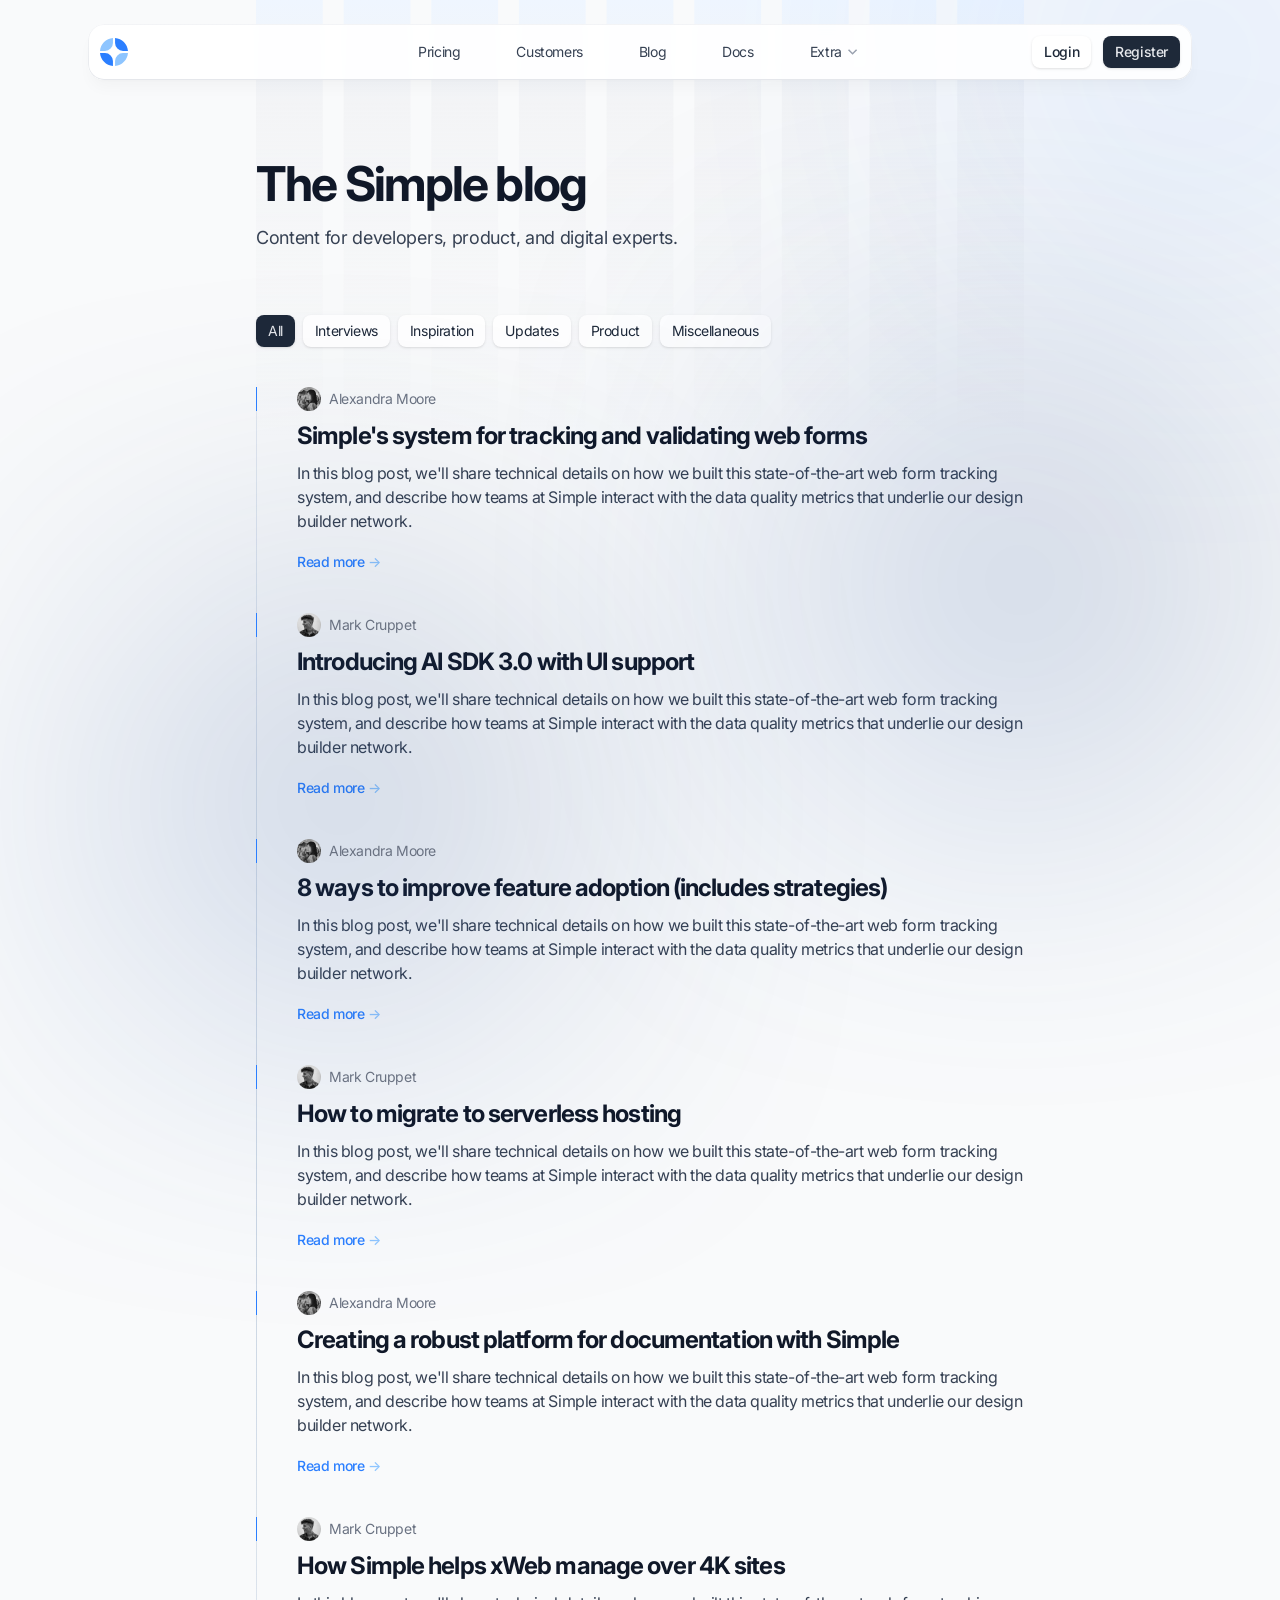
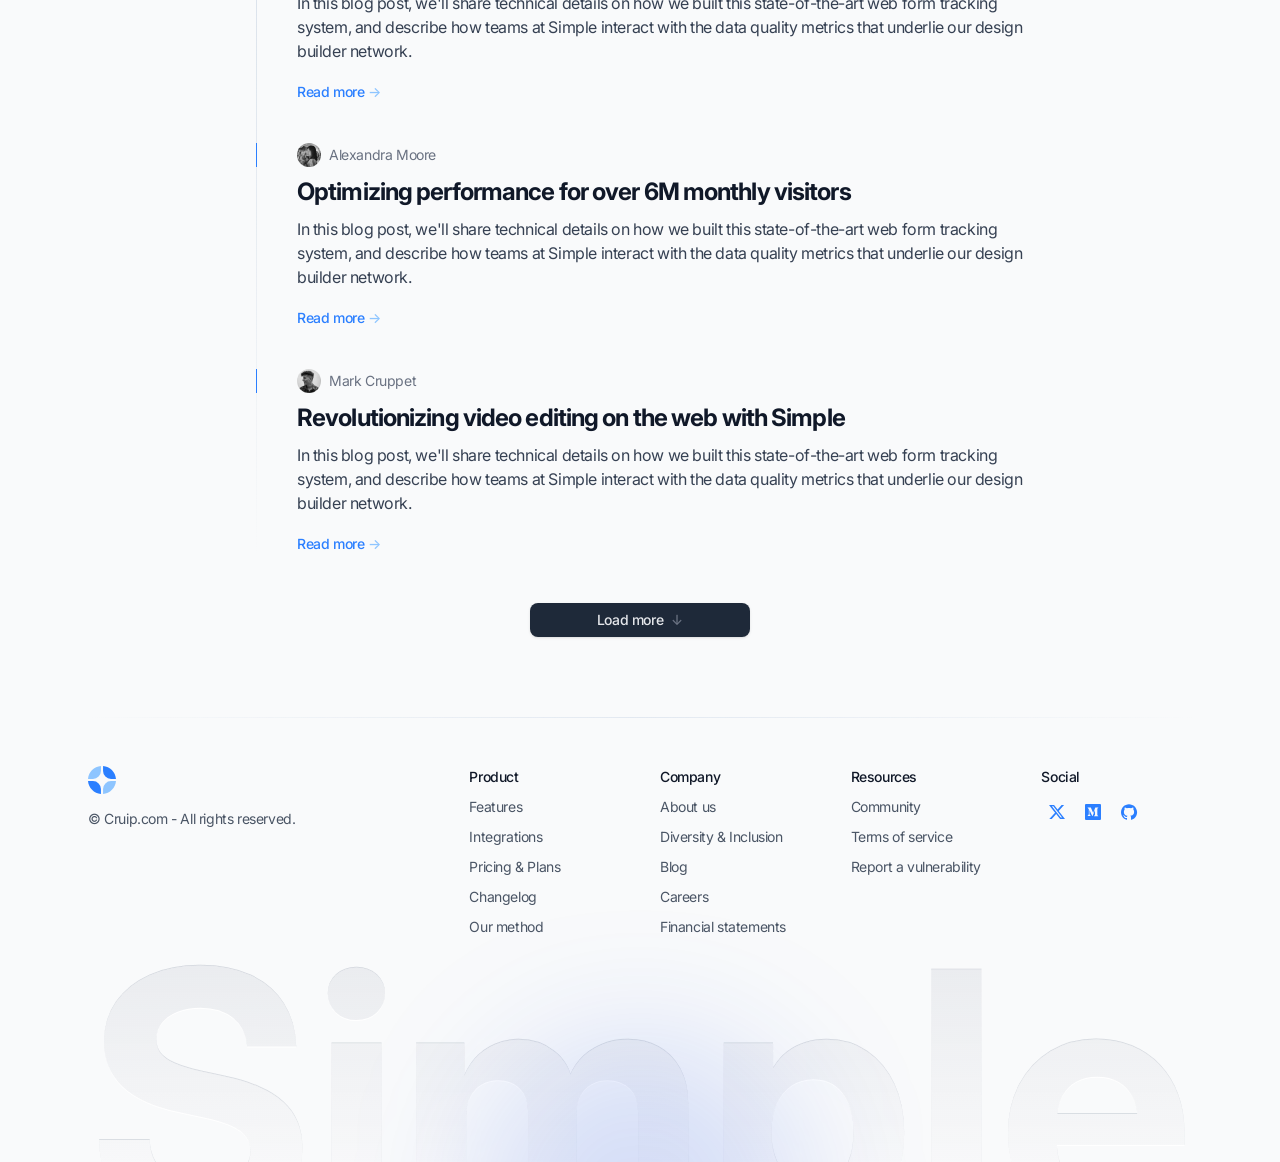
<file: blog.html>
<!doctype html>
<html lang="en" class="scroll-smooth">

<head>
    <meta charset="utf-8">
    <title>Blog - Simple Demo</title>
    <meta name="viewport" content="width=device-width,initial-scale=1">
    <link href="./css/vendors/aos.css" rel="stylesheet">
    <link href="./style.css" rel="stylesheet">
</head>

<body class="font-inter antialiased bg-gray-50 text-gray-900 tracking-tight">

    <!-- Page wrapper -->
    <div class="flex flex-col min-h-screen overflow-hidden supports-[overflow:clip]:overflow-clip">

        <!-- Site header -->
        <header class="fixed top-2 md:top-6 w-full z-30">
            <div class="max-w-6xl mx-auto px-4 sm:px-6">
                <div
                    class="relative flex items-center justify-between gap-3 h-14 rounded-2xl px-3 backdrop-blur-xs bg-white/90 shadow-lg shadow-black/[0.03] before:absolute before:inset-0 before:rounded-[inherit] before:border before:border-transparent before:[background:linear-gradient(var(--color-gray-100),var(--color-gray-200))_border-box] before:[mask:linear-gradient(white_0_0)_padding-box,_linear-gradient(white_0_0)] before:[mask-composite:exclude_!important] before:pointer-events-none">

                    <!-- Site branding -->
                    <div class="flex-1 flex items-center">
                        <!-- Logo -->
                        <a class="inline-flex" href="index.html" aria-label="Cruip">
                            <svg xmlns="http://www.w3.org/2000/svg" width="28" height="28">
                                <path class="fill-blue-500" fill-rule="evenodd"
                                    d="M15.052 0c6.914.513 12.434 6.033 12.947 12.947h-5.015a7.932 7.932 0 0 1-7.932-7.932V0Zm-2.105 22.985V28C6.033 27.487.513 21.967 0 15.053h5.015a7.932 7.932 0 0 1 7.932 7.932Z"
                                    clip-rule="evenodd" />
                                <path class="fill-blue-300" fill-rule="evenodd"
                                    d="M0 12.947C.513 6.033 6.033.513 12.947 0v5.015a7.932 7.932 0 0 1-7.932 7.932H0Zm22.984 2.106h5.015C27.486 21.967 21.966 27.487 15.052 28v-5.015a7.932 7.932 0 0 1 7.932-7.932Z"
                                    clip-rule="evenodd" />
                            </svg>
                        </a>
                    </div>

                    <!-- Desktop navigation -->
                    <nav class="hidden md:flex md:grow">

                        <!-- Desktop menu links -->
                        <ul class="text-sm flex grow justify-center flex-wrap items-center gap-4 lg:gap-8">
                            <li class="px-3 py-1">
                                <a class="text-gray-700 hover:text-gray-900 flex items-center transition"
                                    href="pricing.html">Pricing</a>
                            </li>
                            <li class="px-3 py-1">
                                <a class="text-gray-700 hover:text-gray-900 flex items-center transition"
                                    href="customers.html">Customers</a>
                            </li>
                            <li class="px-3 py-1">
                                <a class="text-gray-700 hover:text-gray-900 flex items-center transition"
                                    href="blog.html">Blog</a>
                            </li>
                            <li class="px-3 py-1">
                                <a class="text-gray-700 hover:text-gray-900 flex items-center transition"
                                    href="documentation.html">Docs</a>
                            </li>
                            <!-- 1st level: hover -->
                            <li class="relative flex items-center gap-0.5 px-3 py-1" x-data="{ open: false }"
                                @mouseenter="open = true" @mouseleave="open = false">
                                <span
                                    class="text-gray-700 hover:text-gray-900 flex items-center cursor-pointer transition">Extra</span>
                                <button class="shrink-0 p-1" :aria-expanded="open" @click.prevent="open = !open">
                                    <span class="sr-only">Show submenu for "Extra"</span>
                                    <svg class="fill-gray-400" xmlns="http://www.w3.org/2000/svg" width="10" height="6">
                                        <path d="m1.06.19 3.5 3.5 3.5-3.5 1.061 1.06-4.56 4.56L0 1.25 1.06.19Z" />
                                    </svg>
                                </button>
                                <!-- 2nd level: hover -->
                                <ul class="origin-top-left absolute top-full left-0 w-36 bg-white p-2 rounded-xl shadow-lg shadow-black/[0.03] border border-gray-100"
                                    x-show="open" x-transition:enter="transition ease-out transform"
                                    x-transition:enter-start="opacity-0 -translate-y-2"
                                    x-transition:enter-end="opacity-100 scale-100"
                                    x-transition:leave="transition ease-out" x-transition:leave-start="opacity-100"
                                    x-transition:leave-end="opacity-0" x-cloak
                                    @focusout="await $nextTick();!$el.contains($focus.focused()) && (open = false)">
                                    <li>
                                        <a class="text-sm text-gray-700 hover:bg-gray-100 flex py-1.5 px-2 rounded-lg"
                                            href="support.html">Support center</a>
                                    </li>
                                    <li>
                                        <a class="text-sm text-gray-700 hover:bg-gray-100 flex py-1.5 px-2 rounded-lg"
                                            href="apps.html">Apps</a>
                                    </li>
                                </ul>
                            </li>
                        </ul>

                    </nav>

                    <!-- Desktop sign in links -->
                    <ul class="flex-1 flex justify-end items-center gap-3">
                        <li>
                            <a class="btn-sm text-gray-800 bg-white hover:bg-gray-50 shadow-sm"
                                href="signin.html">Login</a>
                        </li>
                        <li>
                            <a class="btn-sm text-gray-200 bg-gray-800 hover:bg-gray-900 shadow-sm"
                                href="signup.html">Register</a>
                        </li>
                    </ul>

                    <!-- Mobile menu -->
                    <div class="flex md:hidden" x-data="{ expanded: false }">

                        <!-- Hamburger button -->
                        <button
                            class="group inline-flex w-8 h-8 text-gray-800 bg-white text-center items-center justify-center transition"
                            aria-controls="mobile-nav" :aria-expanded="expanded" @click.stop="expanded = !expanded">
                            <span class="sr-only">Menu</span>
                            <svg class="w-4 h-4 fill-current pointer-events-none" viewBox="0 0 16 16"
                                xmlns="http://www.w3.org/2000/svg">
                                <rect
                                    class="origin-center transition-all duration-300 ease-[cubic-bezier(.5,.85,.25,1.1)] -translate-y-[5px] translate-x-[7px] group-aria-expanded:rotate-[315deg] group-aria-expanded:translate-y-0 group-aria-expanded:translate-x-0"
                                    y="7" width="9" height="2" rx="1"></rect>
                                <rect
                                    class="origin-center group-aria-expanded:rotate-45 transition-all duration-300 ease-[cubic-bezier(.5,.85,.25,1.8)]"
                                    y="7" width="16" height="2" rx="1"></rect>
                                <rect
                                    class="origin-center transition-all duration-300 ease-[cubic-bezier(.5,.85,.25,1.1)] translate-y-[5px] group-aria-expanded:rotate-[135deg] group-aria-expanded:translate-y-0"
                                    y="7" width="9" height="2" rx="1"></rect>
                            </svg>
                        </button>

                        <!-- Mobile navigation -->
                        <nav id="mobile-nav"
                            class="absolute top-full z-20 left-0 w-full bg-white rounded-xl shadow-lg shadow-black/[0.03] before:absolute before:inset-0 before:rounded-[inherit] before:border before:border-transparent before:[background:linear-gradient(var(--color-gray-100),var(--color-gray-200))_border-box] before:[mask:linear-gradient(white_0_0)_padding-box,_linear-gradient(white_0_0)] before:[mask-composite:exclude_!important] before:pointer-events-none"
                            @click.outside="expanded = false" @keydown.escape.window="expanded = false"
                            x-show="expanded" x-transition:enter="transition ease-out duration-200 transform"
                            x-transition:enter-start="opacity-0 -translate-y-2"
                            x-transition:enter-end="opacity-100 scale-100"
                            x-transition:leave="transition ease-out duration-200" x-transition:leave-start="opacity-100"
                            x-transition:leave-end="opacity-0" x-cloak>
                            <ul class="text-sm p-2">
                                <li>
                                    <a class="flex text-gray-700 hover:bg-gray-100 rounded-lg py-1.5 px-2"
                                        href="pricing.html">Pricing</a>
                                </li>
                                <li>
                                    <a class="flex text-gray-700 hover:bg-gray-100 rounded-lg py-1.5 px-2"
                                        href="customers.html">Customers</a>
                                </li>
                                <li>
                                    <a class="flex text-gray-700 hover:bg-gray-100 rounded-lg py-1.5 px-2"
                                        href="blog.html">Blog</a>
                                </li>
                                <li>
                                    <a class="flex text-gray-700 hover:bg-gray-100 rounded-lg py-1.5 px-2"
                                        href="documentation.html">Docs</a>
                                </li>
                                <li>
                                    <a class="flex text-gray-700 hover:bg-gray-100 rounded-lg py-1.5 px-2"
                                        href="support.html">Support center</a>
                                </li>
                                <li>
                                    <a class="flex text-gray-700 hover:bg-gray-100 rounded-lg py-1.5 px-2"
                                        href="apps.html">Apps</a>
                                </li>
                            </ul>
                        </nav>

                    </div>

                </div>
            </div>
        </header>

        <!-- Page content -->
        <main class="grow">

            <section class="relative">

                <!-- Stripes illustration -->
                <div class="absolute left-1/2 transform -translate-x-1/2 top-0 pointer-events-none -z-10"
                    aria-hidden="true">
                    <img class="max-w-none" src="./images/stripes.svg" width="768" height="432" alt="Stripes" />
                </div>

                <!-- Circles -->
                <div class="absolute left-1/2 -translate-x-1/2 -top-32 ml-[580px] pointer-events-none" aria-hidden="true">
                    <div class="w-80 h-80 rounded-full bg-linear-to-tr from-blue-500 opacity-50 blur-[160px] will-change-[filter]"></div>
                </div>
                <div class="absolute left-1/2 -translate-x-1/2 top-[420px] ml-[380px] pointer-events-none" aria-hidden="true">
                    <div
                        class="w-80 h-80 rounded-full bg-linear-to-tr from-blue-500 to-gray-900 opacity-50 blur-[160px] will-change-[filter]">
                    </div>
                </div>
                <div class="absolute left-1/2 -translate-x-1/2 top-[640px] -ml-[300px] pointer-events-none" aria-hidden="true">
                    <div
                        class="w-80 h-80 rounded-full bg-linear-to-tr from-blue-500 to-gray-900 opacity-50 blur-[160px] will-change-[filter]">
                    </div>
                </div>

                <div class="max-w-6xl mx-auto px-4 sm:px-6">

                    <!-- Main content -->
                    <div class="max-w-3xl mx-auto pt-32 pb-12 md:pt-40 md:pb-20">

                        <!-- Section header -->
                        <div class="pb-16">
                            <h1 class="text-5xl font-bold mb-4">The Simple blog</h1>
                            <p class="text-lg text-gray-700">Content for developers, product, and digital experts.</p>
                        </div>

                        <!-- Categories -->
                        <div class="flex flex-wrap gap-2 mb-10">
                            <button class="btn-sm font-normal text-gray-200 bg-gray-800 hover:bg-gray-900 shadow-sm">All</button>
                            <button class="btn-sm font-normal text-gray-800 bg-white hover:bg-gray-50 shadow-sm">Interviews</button>
                            <button class="btn-sm font-normal text-gray-800 bg-white hover:bg-gray-50 shadow-sm">Inspiration</button>
                            <button class="btn-sm font-normal text-gray-800 bg-white hover:bg-gray-50 shadow-sm">Updates</button>
                            <button class="btn-sm font-normal text-gray-800 bg-white hover:bg-gray-50 shadow-sm">Product</button>
                            <button class="btn-sm font-normal text-gray-800 bg-white hover:bg-gray-50 shadow-sm">Miscellaneous</button>
                        </div>

                        <!-- Articles -->
                        <div class="space-y-10 border-l [border-image:linear-gradient(to_bottom,var(--color-slate-200),var(--color-slate-300),transparent)1]">
                            <article class="pl-6 sm:pl-10">
                                <header class="mb-2">
                                    <div class="relative flex items-center gap-2 mb-2 before:absolute before:-left-6 sm:before:-left-10 before:-ml-px before:inset-y-0 before:w-px before:bg-blue-500">
                                        <img class="rounded-full" src="./images/blog-author-01.jpg" width="24" height="24" alt="Author 01" />
                                        <div class="text-sm text-gray-500">Alexandra Moore</div>
                                    </div>
                                    <h2 class="text-2xl font-bold">
                                        <a class="hover:underline" href="blog-post.html">Simple's system for tracking and validating web forms</a>
                                    </h2>
                                </header>
                                <p class="text-gray-700 mb-4">
                                    In this blog post, we'll share technical details on how we built this state-of-the-art web form tracking system, and describe how teams at Simple interact with the data quality metrics that underlie our design builder network.
                                </p>
                                <footer>
                                    <a class="text-sm font-medium text-blue-500 hover:text-blue-600 transition-colors" href="blog-post.html">Read more <span class="tracking-normal text-blue-300">-&gt;</span></a>
                                </footer>
                            </article>
                            <article class="pl-6 sm:pl-10">
                                <header class="mb-2">
                                    <div class="relative flex items-center gap-2 mb-2 before:absolute before:-left-6 sm:before:-left-10 before:-ml-px before:inset-y-0 before:w-px before:bg-blue-500">
                                        <img class="rounded-full" src="./images/blog-author-02.jpg" width="24" height="24" alt="Author 02" />
                                        <div class="text-sm text-gray-500">Mark Cruppet</div>
                                    </div>
                                    <h2 class="text-2xl font-bold">
                                        <a class="hover:underline" href="blog-post.html">Introducing AI SDK 3.0 with UI support</a>
                                    </h2>
                                </header>
                                <p class="text-gray-700 mb-4">
                                    In this blog post, we'll share technical details on how we built this state-of-the-art web form tracking system, and describe how teams at Simple interact with the data quality metrics that underlie our design builder network.
                                </p>
                                <footer>
                                    <a class="text-sm font-medium text-blue-500 hover:text-blue-600 transition-colors" href="blog-post.html">Read more <span class="tracking-normal text-blue-300">-&gt;</span></a>
                                </footer>
                            </article>
                            <article class="pl-6 sm:pl-10">
                                <header class="mb-2">
                                    <div class="relative flex items-center gap-2 mb-2 before:absolute before:-left-6 sm:before:-left-10 before:-ml-px before:inset-y-0 before:w-px before:bg-blue-500">
                                        <img class="rounded-full" src="./images/blog-author-01.jpg" width="24" height="24" alt="Author 01" />
                                        <div class="text-sm text-gray-500">Alexandra Moore</div>
                                    </div>
                                    <h2 class="text-2xl font-bold">
                                        <a class="hover:underline" href="blog-post.html">8 ways to improve feature adoption (includes strategies)</a>
                                    </h2>
                                </header>
                                <p class="text-gray-700 mb-4">
                                    In this blog post, we'll share technical details on how we built this state-of-the-art web form tracking system, and describe how teams at Simple interact with the data quality metrics that underlie our design builder network.
                                </p>
                                <footer>
                                    <a class="text-sm font-medium text-blue-500 hover:text-blue-600 transition-colors" href="blog-post.html">Read more <span class="tracking-normal text-blue-300">-&gt;</span></a>
                                </footer>
                            </article>
                            <article class="pl-6 sm:pl-10">
                                <header class="mb-2">
                                    <div class="relative flex items-center gap-2 mb-2 before:absolute before:-left-6 sm:before:-left-10 before:-ml-px before:inset-y-0 before:w-px before:bg-blue-500">
                                        <img class="rounded-full" src="./images/blog-author-02.jpg" width="24" height="24" alt="Author 02" />
                                        <div class="text-sm text-gray-500">Mark Cruppet</div>
                                    </div>
                                    <h2 class="text-2xl font-bold">
                                        <a class="hover:underline" href="blog-post.html">How to migrate to serverless hosting</a>
                                    </h2>
                                </header>
                                <p class="text-gray-700 mb-4">
                                    In this blog post, we'll share technical details on how we built this state-of-the-art web form tracking system, and describe how teams at Simple interact with the data quality metrics that underlie our design builder network.
                                </p>
                                <footer>
                                    <a class="text-sm font-medium text-blue-500 hover:text-blue-600 transition-colors" href="blog-post.html">Read more <span class="tracking-normal text-blue-300">-&gt;</span></a>
                                </footer>
                            </article>
                            <article class="pl-6 sm:pl-10">
                                <header class="mb-2">
                                    <div class="relative flex items-center gap-2 mb-2 before:absolute before:-left-6 sm:before:-left-10 before:-ml-px before:inset-y-0 before:w-px before:bg-blue-500">
                                        <img class="rounded-full" src="./images/blog-author-01.jpg" width="24" height="24" alt="Author 01" />
                                        <div class="text-sm text-gray-500">Alexandra Moore</div>
                                    </div>
                                    <h2 class="text-2xl font-bold">
                                        <a class="hover:underline" href="blog-post.html">Creating a robust platform for documentation with Simple</a>
                                    </h2>
                                </header>
                                <p class="text-gray-700 mb-4">
                                    In this blog post, we'll share technical details on how we built this state-of-the-art web form tracking system, and describe how teams at Simple interact with the data quality metrics that underlie our design builder network.
                                </p>
                                <footer>
                                    <a class="text-sm font-medium text-blue-500 hover:text-blue-600 transition-colors" href="blog-post.html">Read more <span class="tracking-normal text-blue-300">-&gt;</span></a>
                                </footer>
                            </article>
                            <article class="pl-6 sm:pl-10">
                                <header class="mb-2">
                                    <div class="relative flex items-center gap-2 mb-2 before:absolute before:-left-6 sm:before:-left-10 before:-ml-px before:inset-y-0 before:w-px before:bg-blue-500">
                                        <img class="rounded-full" src="./images/blog-author-02.jpg" width="24" height="24" alt="Author 02" />
                                        <div class="text-sm text-gray-500">Mark Cruppet</div>
                                    </div>
                                    <h2 class="text-2xl font-bold">
                                        <a class="hover:underline" href="blog-post.html">How Simple helps xWeb manage over 4K sites</a>
                                    </h2>
                                </header>
                                <p class="text-gray-700 mb-4">
                                    In this blog post, we'll share technical details on how we built this state-of-the-art web form tracking system, and describe how teams at Simple interact with the data quality metrics that underlie our design builder network.
                                </p>
                                <footer>
                                    <a class="text-sm font-medium text-blue-500 hover:text-blue-600 transition-colors" href="blog-post.html">Read more <span class="tracking-normal text-blue-300">-&gt;</span></a>
                                </footer>
                            </article>
                            <article class="pl-6 sm:pl-10">
                                <header class="mb-2">
                                    <div class="relative flex items-center gap-2 mb-2 before:absolute before:-left-6 sm:before:-left-10 before:-ml-px before:inset-y-0 before:w-px before:bg-blue-500">
                                        <img class="rounded-full" src="./images/blog-author-01.jpg" width="24" height="24" alt="Author 01" />
                                        <div class="text-sm text-gray-500">Alexandra Moore</div>
                                    </div>
                                    <h2 class="text-2xl font-bold">
                                        <a class="hover:underline" href="blog-post.html">Optimizing performance for over 6M monthly visitors</a>
                                    </h2>
                                </header>
                                <p class="text-gray-700 mb-4">
                                    In this blog post, we'll share technical details on how we built this state-of-the-art web form tracking system, and describe how teams at Simple interact with the data quality metrics that underlie our design builder network.
                                </p>
                                <footer>
                                    <a class="text-sm font-medium text-blue-500 hover:text-blue-600 transition-colors" href="blog-post.html">Read more <span class="tracking-normal text-blue-300">-&gt;</span></a>
                                </footer>
                            </article>
                            <article class="pl-6 sm:pl-10">
                                <header class="mb-2">
                                    <div class="relative flex items-center gap-2 mb-2 before:absolute before:-left-6 sm:before:-left-10 before:-ml-px before:inset-y-0 before:w-px before:bg-blue-500">
                                        <img class="rounded-full" src="./images/blog-author-02.jpg" width="24" height="24" alt="Author 02" />
                                        <div class="text-sm text-gray-500">Mark Cruppet</div>
                                    </div>
                                    <h2 class="text-2xl font-bold">
                                        <a class="hover:underline" href="blog-post.html">Revolutionizing video editing on the web with Simple</a>
                                    </h2>
                                </header>
                                <p class="text-gray-700 mb-4">
                                    In this blog post, we'll share technical details on how we built this state-of-the-art web form tracking system, and describe how teams at Simple interact with the data quality metrics that underlie our design builder network.
                                </p>
                                <footer>
                                    <a class="text-sm font-medium text-blue-500 hover:text-blue-600 transition-colors" href="blog-post.html">Read more <span class="tracking-normal text-blue-300">-&gt;</span></a>
                                </footer>
                            </article>                                                                                    
                        </div>

                        <!-- Load more -->
                        <div class="text-center mt-12">
                            <button class="btn-sm text-gray-200 bg-gray-800 hover:bg-gray-900 shadow-sm py-1.5 min-w-[220px]">Load more <span class="tracking-normal text-gray-500 ml-2">↓</span></button>
                        </div>

                    </div>

                </div>
            </section>

        </main>

        <!-- Site footer -->
        <footer>
            <div class="max-w-6xl mx-auto px-4 sm:px-6">

                <!-- Top area: Blocks -->
                <div class="grid sm:grid-cols-12 gap-10 py-8 md:py-12 border-t [border-image:linear-gradient(to_right,transparent,var(--color-slate-200),transparent)1]">

                    <!-- 1st block -->
                    <div class="sm:col-span-12 lg:col-span-4 space-y-2">
                        <div>
                            <!-- Logo -->
                            <a class="inline-flex" href="index.html" aria-label="Cruip">
                                <svg xmlns="http://www.w3.org/2000/svg" width="28" height="28">
                                    <path class="fill-blue-500" fill-rule="evenodd"
                                        d="M15.052 0c6.914.513 12.434 6.033 12.947 12.947h-5.015a7.932 7.932 0 0 1-7.932-7.932V0Zm-2.105 22.985V28C6.033 27.487.513 21.967 0 15.053h5.015a7.932 7.932 0 0 1 7.932 7.932Z"
                                        clip-rule="evenodd" />
                                    <path class="fill-blue-300" fill-rule="evenodd"
                                        d="M0 12.947C.513 6.033 6.033.513 12.947 0v5.015a7.932 7.932 0 0 1-7.932 7.932H0Zm22.984 2.106h5.015C27.486 21.967 21.966 27.487 15.052 28v-5.015a7.932 7.932 0 0 1 7.932-7.932Z"
                                        clip-rule="evenodd" />
                                </svg>
                            </a>
                        </div>
                        <div class="text-sm text-gray-600">
                            &copy; Cruip.com - All rights reserved.
                        </div>
                    </div>

                    <!-- 2nd block -->
                    <div class="sm:col-span-6 md:col-span-3 lg:col-span-2 space-y-2">
                        <h3 class="text-sm font-medium">Product</h3>
                        <ul class="text-sm space-y-2">
                            <li>
                                <a class="text-gray-600 hover:text-gray-900 transition" href="#0">Features</a>
                            </li>
                            <li>
                                <a class="text-gray-600 hover:text-gray-900 transition" href="#0">Integrations</a>
                            </li>
                            <li>
                                <a class="text-gray-600 hover:text-gray-900 transition" href="#0">Pricing & Plans</a>
                            </li>
                            <li>
                                <a class="text-gray-600 hover:text-gray-900 transition" href="#0">Changelog</a>
                            </li>
                            <li>
                                <a class="text-gray-600 hover:text-gray-900 transition" href="#0">Our method</a>
                            </li>
                        </ul>
                    </div>

                    <!-- 3rd block -->
                    <div class="sm:col-span-6 md:col-span-3 lg:col-span-2 space-y-2">
                        <h3 class="text-sm font-medium">Company</h3>
                        <ul class="text-sm space-y-2">
                            <li>
                                <a class="text-gray-600 hover:text-gray-900 transition" href="#0">About us</a>
                            </li>
                            <li>
                                <a class="text-gray-600 hover:text-gray-900 transition" href="#0">Diversity &
                                    Inclusion</a>
                            </li>
                            <li>
                                <a class="text-gray-600 hover:text-gray-900 transition" href="#0">Blog</a>
                            </li>
                            <li>
                                <a class="text-gray-600 hover:text-gray-900 transition" href="#0">Careers</a>
                            </li>
                            <li>
                                <a class="text-gray-600 hover:text-gray-900 transition" href="#0">Financial
                                    statements</a>
                            </li>
                        </ul>
                    </div>

                    <!-- 4th block -->
                    <div class="sm:col-span-6 md:col-span-3 lg:col-span-2 space-y-2">
                        <h3 class="text-sm font-medium">Resources</h3>
                        <ul class="text-sm space-y-2">
                            <li>
                                <a class="text-gray-600 hover:text-gray-900 transition" href="#0">Community</a>
                            </li>
                            <li>
                                <a class="text-gray-600 hover:text-gray-900 transition" href="#0">Terms of service</a>
                            </li>
                            <li>
                                <a class="text-gray-600 hover:text-gray-900 transition" href="#0">Report a
                                    vulnerability</a>
                            </li>
                        </ul>
                    </div>

                    <!-- 5th block -->
                    <div class="sm:col-span-6 md:col-span-3 lg:col-span-2 space-y-2">
                        <h3 class="text-sm font-medium">Social</h3>
                        <ul class="flex gap-1">
                            <li>
                                <a class="flex justify-center items-center text-blue-500 hover:text-blue-600 transition"
                                    href="#0" aria-label="Twitter">
                                    <svg class="w-8 h-8 fill-current" viewBox="0 0 32 32"
                                        xmlns="http://www.w3.org/2000/svg">
                                        <path
                                            d="m13.063 9 3.495 4.475L20.601 9h2.454l-5.359 5.931L24 23h-4.938l-3.866-4.893L10.771 23H8.316l5.735-6.342L8 9h5.063Zm-.74 1.347h-1.457l8.875 11.232h1.36l-8.778-11.232Z">
                                        </path>
                                    </svg>
                                </a>
                            </li>
                            <li>
                                <a class="flex justify-center items-center text-blue-500 hover:text-blue-600 transition"
                                    href="#0" aria-label="Medium">
                                    <svg class="w-8 h-8 fill-current" viewBox="0 0 32 32"
                                        xmlns="http://www.w3.org/2000/svg">
                                        <path
                                            d="M23 8H9a1 1 0 0 0-1 1v14a1 1 0 0 0 1 1h14a1 1 0 0 0 1-1V9a1 1 0 0 0-1-1Zm-1.708 3.791-.858.823a.251.251 0 0 0-.1.241V18.9a.251.251 0 0 0 .1.241l.838.823v.181h-4.215v-.181l.868-.843c.085-.085.085-.11.085-.241v-4.887l-2.41 6.131h-.329l-2.81-6.13V18.1a.567.567 0 0 0 .156.472l1.129 1.37v.181h-3.2v-.181l1.129-1.37a.547.547 0 0 0 .146-.472v-4.749a.416.416 0 0 0-.138-.351l-1-1.209v-.181H13.8l2.4 5.283 2.122-5.283h2.971l-.001.181Z">
                                        </path>
                                    </svg>
                                </a>
                            </li>
                            <li>
                                <a class="flex justify-center items-center text-blue-500 hover:text-blue-600 transition"
                                    href="#0" aria-label="Github">
                                    <svg class="w-8 h-8 fill-current" viewBox="0 0 32 32"
                                        xmlns="http://www.w3.org/2000/svg">
                                        <path
                                            d="M16 8.2c-4.4 0-8 3.6-8 8 0 3.5 2.3 6.5 5.5 7.6.4.1.5-.2.5-.4V22c-2.2.5-2.7-1-2.7-1-.4-.9-.9-1.2-.9-1.2-.7-.5.1-.5.1-.5.8.1 1.2.8 1.2.8.7 1.3 1.9.9 2.3.7.1-.5.3-.9.5-1.1-1.8-.2-3.6-.9-3.6-4 0-.9.3-1.6.8-2.1-.1-.2-.4-1 .1-2.1 0 0 .7-.2 2.2.8.6-.2 1.3-.3 2-.3s1.4.1 2 .3c1.5-1 2.2-.8 2.2-.8.4 1.1.2 1.9.1 2.1.5.6.8 1.3.8 2.1 0 3.1-1.9 3.7-3.7 3.9.3.4.6.9.6 1.6v2.2c0 .2.1.5.6.4 3.2-1.1 5.5-4.1 5.5-7.6-.1-4.4-3.7-8-8.1-8z">
                                        </path>
                                    </svg>
                                </a>
                            </li>
                        </ul>
                    </div>

                </div>

            </div>

            <!-- Big text -->
            <div class="relative -mt-16 h-60 w-full -z-10" aria-hidden="true">
                <div
                    class="absolute left-1/2 pointer-events-none -z-10 -translate-x-1/2 text-[348px] leading-none text-center font-bold before:content-['Simple'] before:bg-linear-to-b before:from-gray-200 before:to-gray-100/30 before:to-80% before:text-transparent before:bg-clip-text after:content-['Simple'] after:absolute after:inset-0 after:bg-gray-300/70 after:text-transparent after:bg-clip-text after:[text-shadow:0_1px_0_white] after:mix-blend-darken">
                </div>
                <!-- Glow -->
                <div class="absolute bottom-0 left-1/2 -translate-x-1/2 translate-y-2/3" aria-hidden="true">
                    <div class="w-56 h-56 rounded-full border-[20px] border-blue-700 blur-[80px] will-change-[filter]"></div>
                </div>
            </div>
        </footer>

    </div>

    <script src="./js/vendors/focus.min.js" defer></script><!-- Focus plugin: https://alpinejs.dev/plugins/focus -->
    <script src="./js/vendors/alpinejs.min.js" defer></script>
    <script src="./js/vendors/aos.js"></script>
    <script src="./js/main.js"></script>

</body>

</html>
</file>
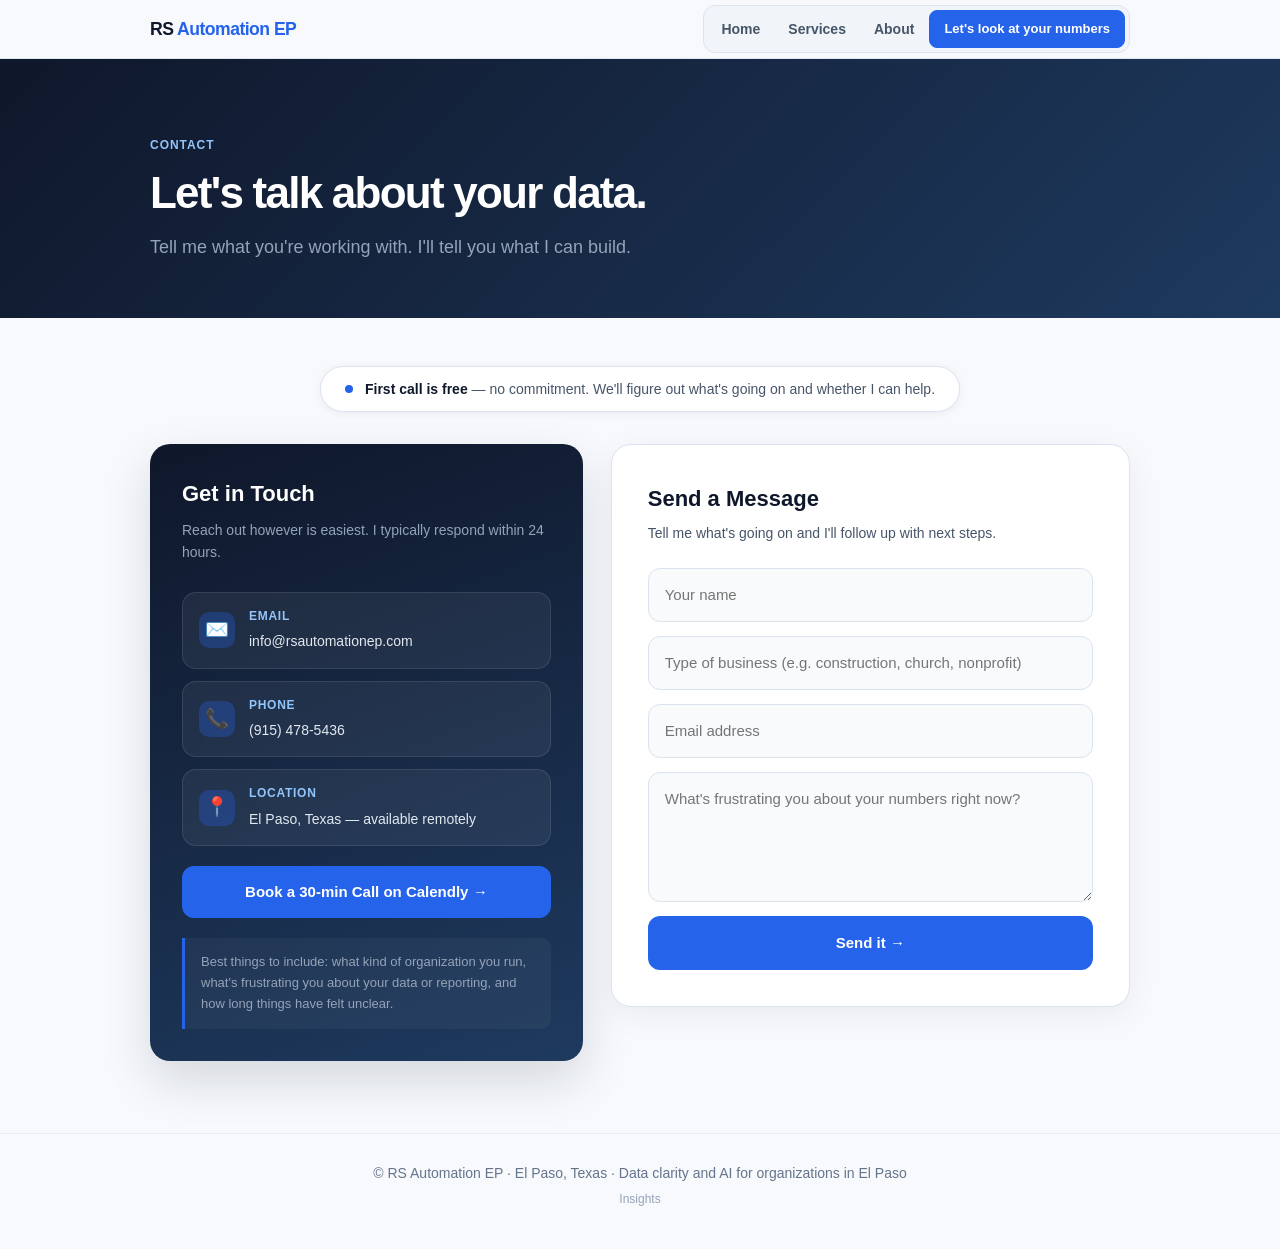
<file: contact.html>
<!DOCTYPE html>
<html lang="en">
<head>
  <meta charset="UTF-8" />
  <meta name="viewport" content="width=device-width, initial-scale=1.0" />
  <title>Contact | RS Automation EP</title>
  <meta name="description" content="Tell me what's going on with your money. First call is free, no commitment. Serving small businesses in El Paso, TX." />
  <style>
    :root {
      --bg: #f7f9fc;
      --text: #0f172a;
      --muted: #475569;
      --line: #dbe3ef;
      --card: #ffffff;
      --brand: #2563eb;
      --brand-dark: #1d4ed8;
      --soft: #eef3fb;
      --radius: 16px;
    }
    * { box-sizing: border-box; }
    body { margin: 0; font-family: Arial, Helvetica, sans-serif; background: var(--bg); color: var(--text); line-height: 1.6; }
    a { text-decoration: none; color: inherit; }
    .wrap { max-width: 1020px; margin: 0 auto; padding: 0 20px; }

    /* NAV */
    .nav { position: relative; background: rgba(247,249,252,.95); backdrop-filter: blur(10px); border-bottom: 1px solid rgba(219,227,239,.8); }
    .nav-inner { display: flex; align-items: center; justify-content: space-between; gap: 16px; min-height: 58px; }
    .brand { font-size: 1.1rem; font-weight: 800; letter-spacing: -0.03em; color: var(--text); white-space: nowrap; }
    .brand span { color: var(--brand); }
    .menu { display: flex; align-items: center; gap: 2px; background: #f1f5f9; border: 1px solid var(--line); border-radius: 12px; padding: 4px; }
    .menu a:not(.btn) { color: var(--muted); font-weight: 600; font-size: 14px; padding: 7px 13px; border-radius: 8px; transition: .15s ease; }
    .menu a:not(.btn):hover { background: #fff; color: var(--text); }
    .btn { display: inline-block; padding: 14px 20px; border-radius: 12px; font-weight: 700; border: 1px solid var(--line); transition: .2s ease; }
    .btn-primary { background: var(--brand); color: #fff !important; border-color: var(--brand); }
    .btn-primary:hover { background: var(--brand-dark); }
    .nav-cta { padding: 8px 14px; font-size: 13px; border-radius: 8px; }

    /* HAMBURGER */
    .hamburger { display: none; flex-direction: column; justify-content: center; gap: 5px; cursor: pointer; background: none; border: none; padding: 6px; }
    .hamburger span { display: block; width: 22px; height: 2px; background: var(--text); border-radius: 2px; transition: .25s ease; }
    .hamburger.open span:nth-child(1) { transform: translateY(7px) rotate(45deg); }
    .hamburger.open span:nth-child(2) { opacity: 0; }
    .hamburger.open span:nth-child(3) { transform: translateY(-7px) rotate(-45deg); }

    /* HERO */
    .hero { padding: 72px 0 56px; background: linear-gradient(135deg,#0f172a 0%,#1e3a5f 100%); }
    .eyebrow { display: inline-block; margin-bottom: 14px; font-size: .75rem; font-weight: 800; letter-spacing: .08em; text-transform: uppercase; color: #93c5fd; }
    h1 { margin: 0 0 16px; font-size: 44px; line-height: 1.08; letter-spacing: -0.04em; max-width: 820px; color: #fff; }
    .lead { margin: 0; font-size: 18px; color: #94a3b8; max-width: 540px; }

    /* SECTION */
    .section { padding: 48px 0 72px; }

    /* GRID */
    .grid { display: grid; grid-template-columns: 1fr 1.2fr; gap: 28px; align-items: start; }

    /* CONTACT PANEL */
    .contact-panel { background: linear-gradient(160deg,#0f172a,#1e3a5f); border-radius: 20px; padding: 32px; box-shadow: 0 20px 48px rgba(15,23,42,.14); }
    .contact-panel h2 { color: #fff; font-size: 22px; margin: 0 0 8px; }
    .contact-panel p { color: #94a3b8; font-size: 14px; margin: 0 0 28px; }
    .contact-chip { display: flex; align-items: center; gap: 14px; background: rgba(255,255,255,.06); border: 1px solid rgba(255,255,255,.1); border-radius: 14px; padding: 14px 16px; margin-bottom: 12px; text-decoration: none; transition: .2s ease; }
    a.contact-chip:hover { background: rgba(255,255,255,.1); border-color: rgba(255,255,255,.2); }
    .chip-icon { font-size: 1.2rem; width: 36px; height: 36px; background: rgba(37,99,235,.3); border-radius: 10px; display: flex; align-items: center; justify-content: center; flex-shrink: 0; }
    .chip-body strong { display: block; font-size: 12px; font-weight: 700; text-transform: uppercase; letter-spacing: .06em; color: #93c5fd; margin-bottom: 2px; }
    .chip-body span { font-size: 14px; color: #e2e8f0; }
    .calendly-btn { display: block; text-align: center; background: #2563eb; color: #fff !important; font-weight: 700; font-size: 15px; padding: 14px; border-radius: 12px; margin-top: 20px; transition: .2s ease; }
    .calendly-btn:hover { background: #1d4ed8; }
    .note-box { margin-top: 20px; padding: 14px 16px; background: rgba(255,255,255,.04); border-left: 3px solid #2563eb; border-radius: 0 10px 10px 0; font-size: 13px; color: #94a3b8; line-height: 1.6; }

    /* FREE CALL NOTE */
    .free-call-note { text-align: center; color: var(--muted); font-size: 15px; margin: 8px 0 28px; }
    .free-call-note strong { color: var(--text); }

    /* FORM */
    .form-card { background: #fff; border: 1px solid var(--line); border-radius: 20px; padding: 36px; box-shadow: 0 8px 32px rgba(15,23,42,.06); }
    .form-card h2 { margin: 0 0 6px; font-size: 22px; }
    .form-card p { margin: 0 0 24px; color: var(--muted); font-size: 14px; }
    form { display: grid; gap: 14px; }
    input, select, textarea { width: 100%; border: 1px solid var(--line); border-radius: 12px; padding: 14px 16px; font: inherit; font-size: 15px; color: var(--text); background: #f8fafc; outline: none; transition: border-color .2s ease, box-shadow .2s ease, background .2s ease; }
    input:focus, select:focus, textarea:focus { border-color: var(--brand); background: #fff; box-shadow: 0 0 0 3px rgba(37,99,235,.10); }
    textarea { min-height: 130px; resize: vertical; }
    button[type=submit] { appearance: none; border: none; border-radius: 12px; padding: 15px; background: var(--brand); color: #fff; font: inherit; font-size: 15px; font-weight: 700; cursor: pointer; transition: background .2s ease, transform .1s ease; width: 100%; }
    button[type=submit]:hover { background: var(--brand-dark); transform: translateY(-1px); }

    /* FOOTER */
    .footer { padding: 28px 0 40px; color: #64748b; border-top: 1px solid #e8edf7; font-size: 14px; }

    @media (max-width: 860px) {
      .grid { grid-template-columns: 1fr; }
      .hamburger { display: flex; }
      .menu { display: none; position: absolute; top: 58px; left: 0; right: 0; flex-direction: column; align-items: stretch; gap: 0; background: #fff; border-bottom: 1px solid var(--line); border-radius: 0; padding: 8px 20px 16px; box-shadow: 0 8px 24px rgba(15,23,42,.1); z-index: 99; }
      .menu.open { display: flex; }
      .menu a:not(.btn) { padding: 13px 4px; border-radius: 0; border-bottom: 1px solid #f1f5f9; font-size: 15px; }
      .nav-cta { margin-top: 10px; text-align: center; border-bottom: none !important; }
      h1 { font-size: 34px; }
    }
  </style>
</head>
<body>

  <header class="nav">
    <div class="wrap nav-inner">
      <a href="index.html" class="brand">RS <span>Automation EP</span></a>
      <button class="hamburger" id="hamburger" aria-label="Toggle menu">
        <span></span><span></span><span></span>
      </button>
      <nav class="menu" id="nav-menu">
        <a href="index.html">Home</a>
        <a href="services.html">Services</a>
        <a href="about.html">About</a>
        <a class="btn btn-primary nav-cta" href="contact.html">Let's look at your numbers</a>
      </nav>
    </div>
  </header>

  <script>
    const hb = document.getElementById('hamburger');
    const nm = document.getElementById('nav-menu');
    hb.addEventListener('click', () => { hb.classList.toggle('open'); nm.classList.toggle('open'); });
    nm.querySelectorAll('a').forEach(a => a.addEventListener('click', () => { hb.classList.remove('open'); nm.classList.remove('open'); }));
  </script>

  <section class="hero">
    <div class="wrap">
      <div class="eyebrow">Contact</div>
      <h1>Let's talk about your data.</h1>
      <p class="lead">Tell me what you're working with. I'll tell you what I can build.</p>
    </div>
  </section>

  <section class="section">
    <div class="wrap">
      <div style="display:flex; justify-content:center; margin:0 0 32px;">
        <div style="display:inline-flex; align-items:center; gap:12px; background:#fff; border:1px solid var(--line); border-radius:40px; padding:11px 24px; font-size:14px; box-shadow:0 2px 10px rgba(15,23,42,.06);">
          <span style="width:8px; height:8px; border-radius:50%; background:var(--brand); flex-shrink:0; display:inline-block;"></span>
          <span style="color:var(--muted);"><strong style="color:var(--text);">First call is free</strong> — no commitment. We'll figure out what's going on and whether I can help.</span>
        </div>
      </div>
      <div class="grid">
        <div class="contact-panel">
          <h2>Get in Touch</h2>
          <p>Reach out however is easiest. I typically respond within 24 hours.</p>

          <a href="mailto:info@rsautomationep.com" class="contact-chip">
            <div class="chip-icon">✉️</div>
            <div class="chip-body">
              <strong>Email</strong>
              <span>info@rsautomationep.com</span>
            </div>
          </a>

          <a href="tel:+19154785436" class="contact-chip">
            <div class="chip-icon">📞</div>
            <div class="chip-body">
              <strong>Phone</strong>
              <span>(915) 478-5436</span>
            </div>
          </a>

          <div class="contact-chip">
            <div class="chip-icon">📍</div>
            <div class="chip-body">
              <strong>Location</strong>
              <span>El Paso, Texas — available remotely</span>
            </div>
          </div>

          <a href="https://calendly.com/ramirez-ricardo55/30min" target="_blank" rel="noopener noreferrer" class="calendly-btn">
            Book a 30-min Call on Calendly →
          </a>

          <div class="note-box">
            Best things to include: what kind of organization you run, what's frustrating you about your data or reporting, and how long things have felt unclear.
          </div>
        </div>

        <div class="form-card">
          <h2>Send a Message</h2>
          <p>Tell me what's going on and I'll follow up with next steps.</p>
          <form action="https://formspree.io/f/mvzwgbrp" method="POST">
            <input type="text" name="name" placeholder="Your name" required />
            <input type="text" name="business_type" placeholder="Type of business (e.g. construction, church, nonprofit)" />
            <input type="email" name="email" placeholder="Email address" required />
            <textarea name="message" placeholder="What's frustrating you about your numbers right now?" required></textarea>
            <button type="submit">Send it →</button>
          </form>
        </div>
      </div>
    </div>
  </section>

  <footer class="footer">
    <div class="wrap" style="text-align: center;">
      © RS Automation EP · El Paso, Texas · Data clarity and AI for organizations in El Paso
      <br><a href="insights.html" style="color: #94a3b8; font-size: 12px; margin-top: 6px; display: inline-block;">Insights</a>
    </div>
  </footer>

</body>
</html>
</file>
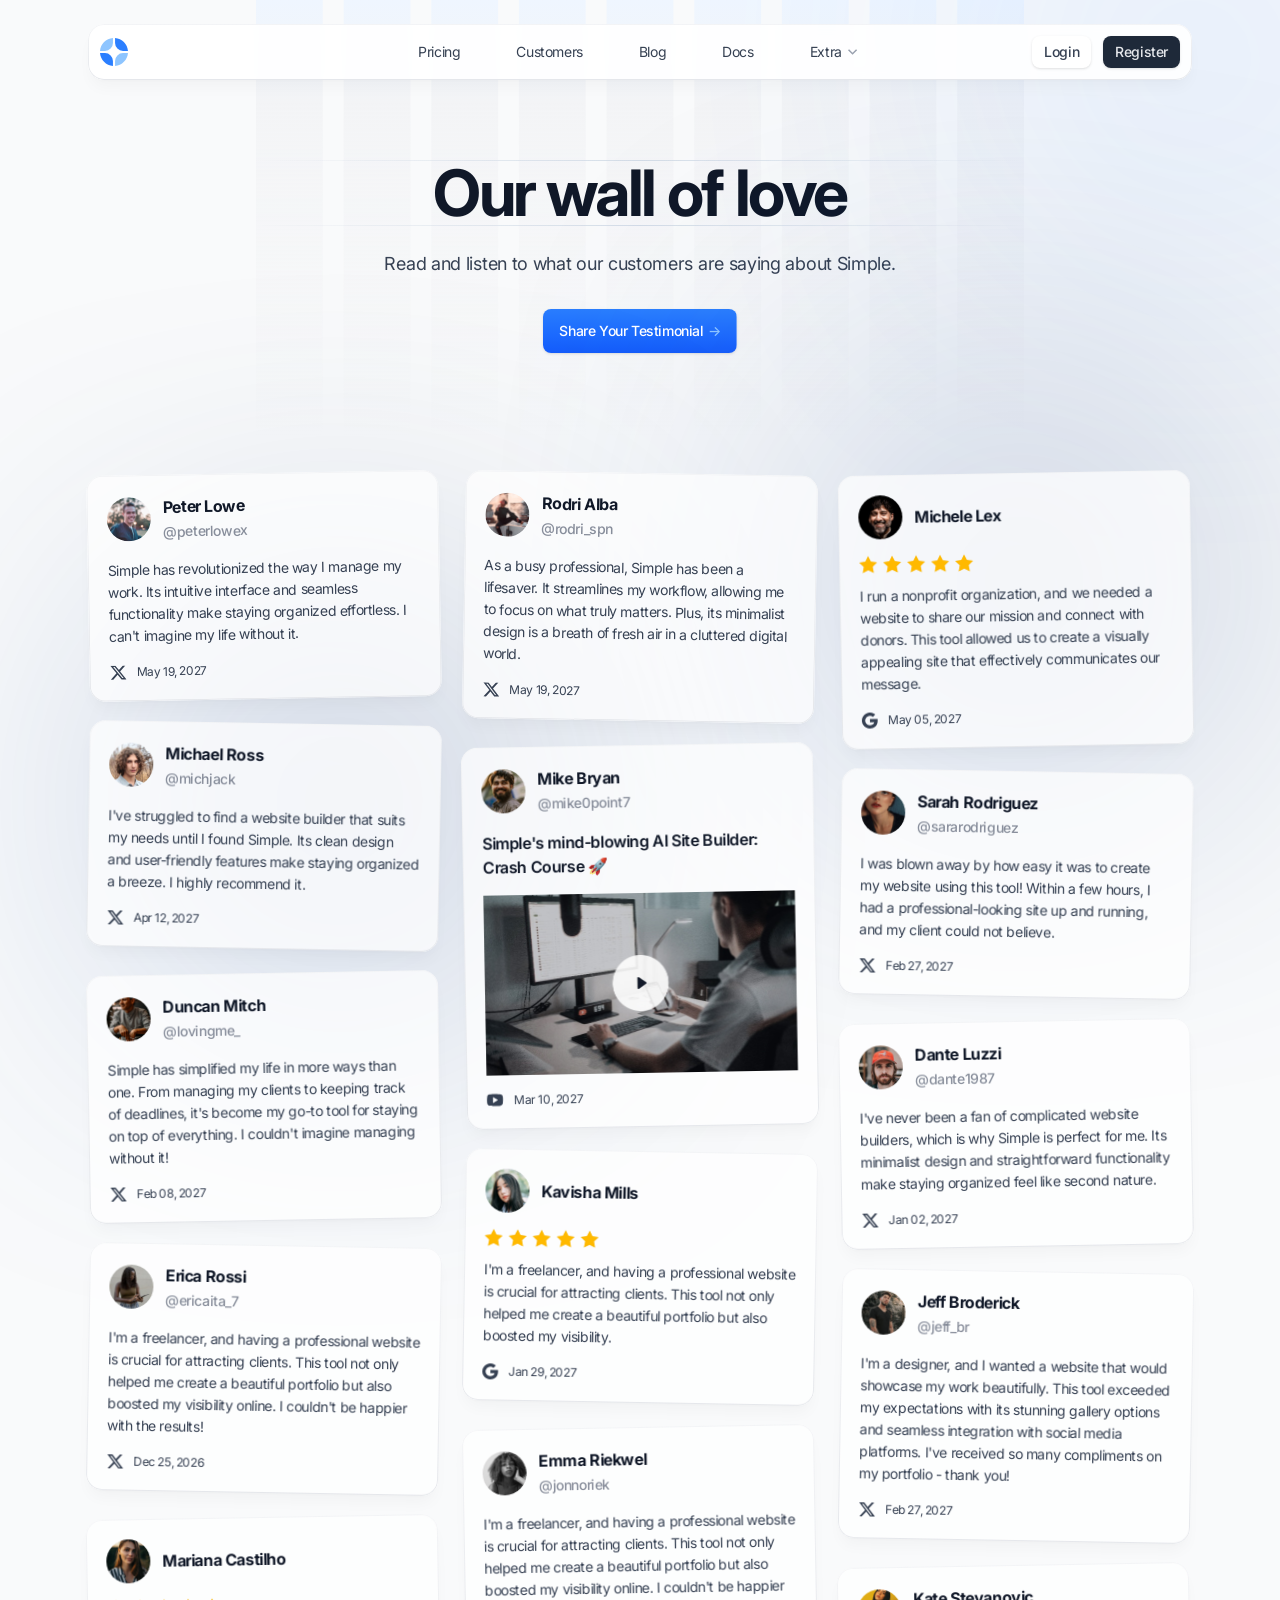
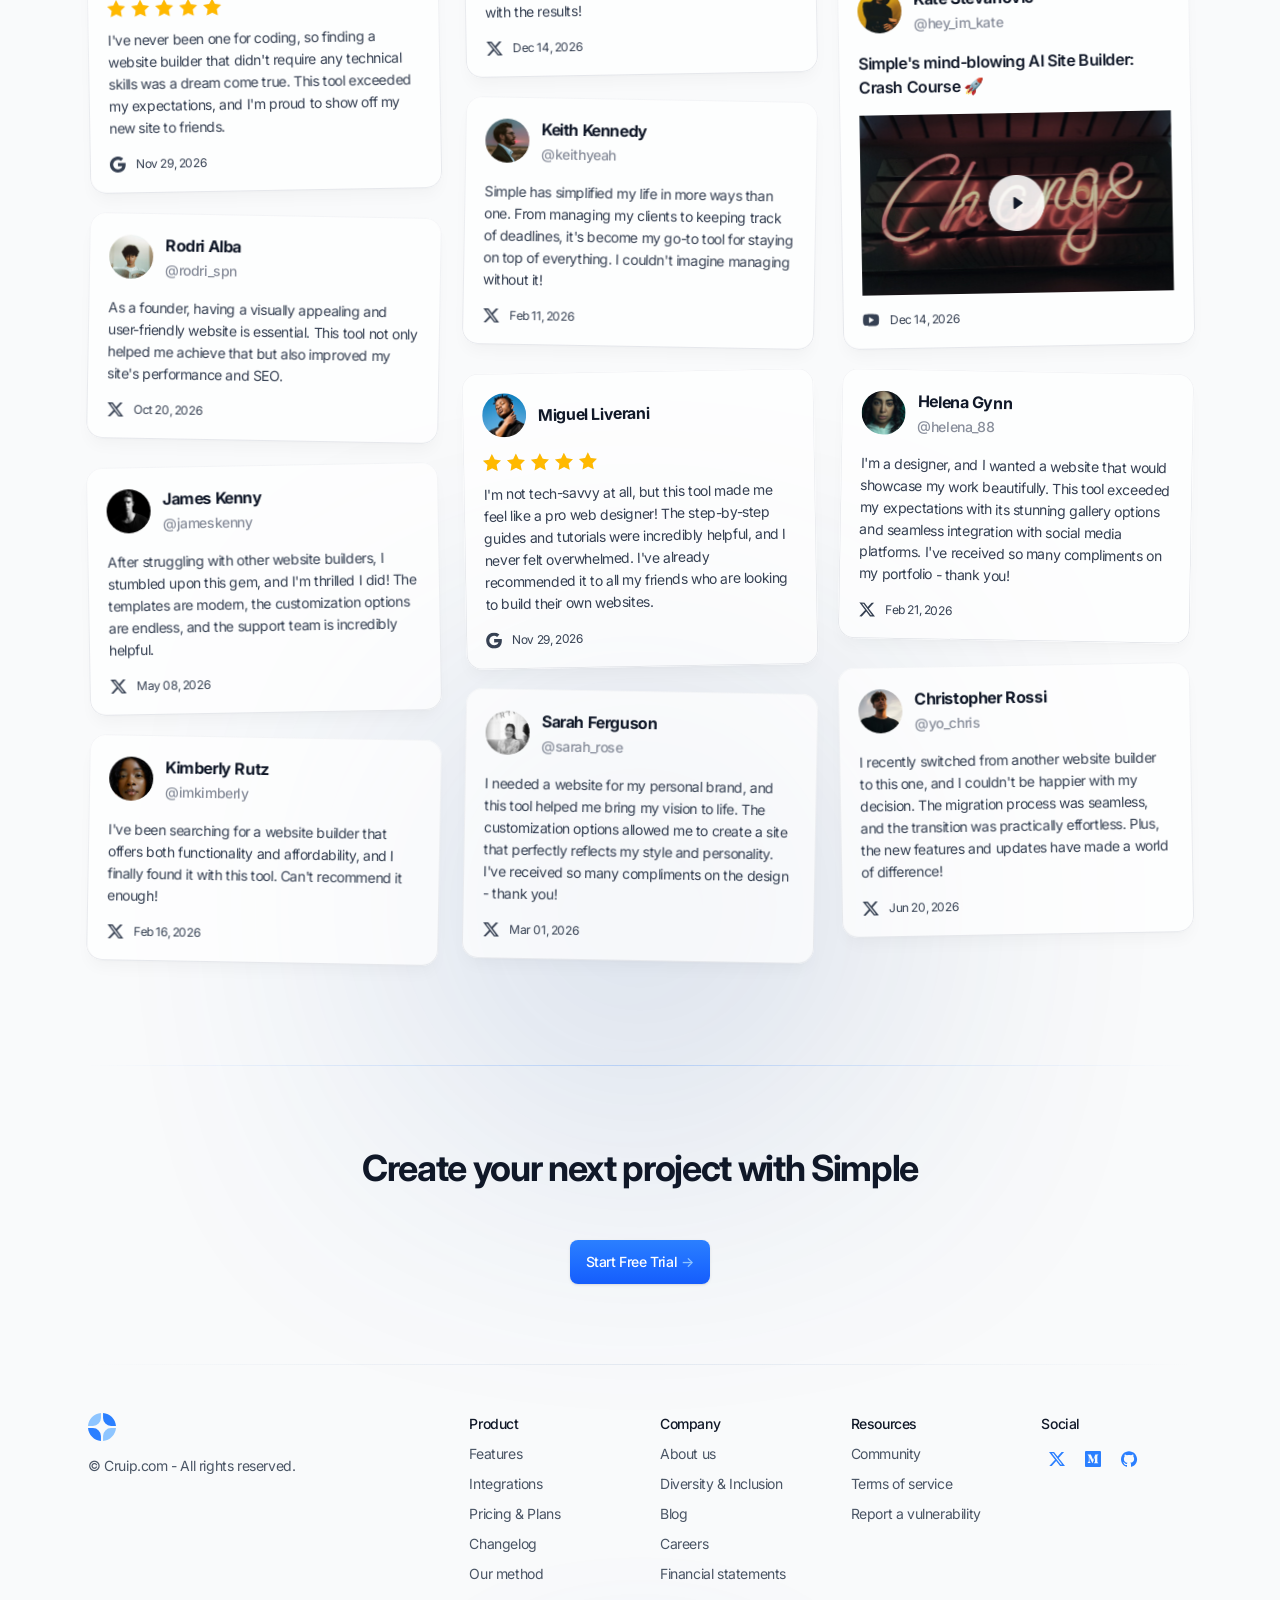
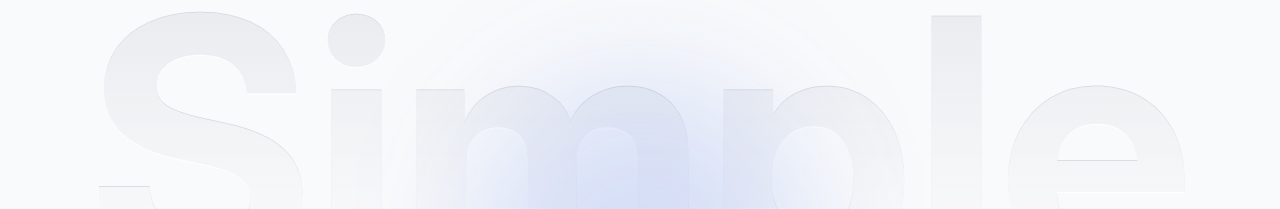
<file: customers.html>
<!DOCTYPE html>
<html lang="en" class="scroll-smooth">

<head>
    <meta charset="utf-8">
    <title>Customers - Simple Demo</title>
    <meta name="viewport" content="width=device-width,initial-scale=1">
    <link href="./css/vendors/aos.css" rel="stylesheet">
    <link href="./style.css" rel="stylesheet">
</head>

<body class="font-inter antialiased bg-gray-50 text-gray-900 tracking-tight">

    <!-- Page wrapper -->
    <div class="flex flex-col min-h-screen overflow-hidden supports-[overflow:clip]:overflow-clip">

        <!-- Site header -->
        <header class="fixed top-2 md:top-6 w-full z-30">
            <div class="max-w-6xl mx-auto px-4 sm:px-6">
                <div
                    class="relative flex items-center justify-between gap-3 h-14 rounded-2xl px-3 backdrop-blur-xs bg-white/90 shadow-lg shadow-black/[0.03] before:absolute before:inset-0 before:rounded-[inherit] before:border before:border-transparent before:[background:linear-gradient(var(--color-gray-100),var(--color-gray-200))_border-box] before:[mask:linear-gradient(white_0_0)_padding-box,_linear-gradient(white_0_0)] before:[mask-composite:exclude_!important] before:pointer-events-none">

                    <!-- Site branding -->
                    <div class="flex-1 flex items-center">
                        <!-- Logo -->
                        <a class="inline-flex" href="index.html" aria-label="Cruip">
                            <svg xmlns="http://www.w3.org/2000/svg" width="28" height="28">
                                <path class="fill-blue-500" fill-rule="evenodd"
                                    d="M15.052 0c6.914.513 12.434 6.033 12.947 12.947h-5.015a7.932 7.932 0 0 1-7.932-7.932V0Zm-2.105 22.985V28C6.033 27.487.513 21.967 0 15.053h5.015a7.932 7.932 0 0 1 7.932 7.932Z"
                                    clip-rule="evenodd" />
                                <path class="fill-blue-300" fill-rule="evenodd"
                                    d="M0 12.947C.513 6.033 6.033.513 12.947 0v5.015a7.932 7.932 0 0 1-7.932 7.932H0Zm22.984 2.106h5.015C27.486 21.967 21.966 27.487 15.052 28v-5.015a7.932 7.932 0 0 1 7.932-7.932Z"
                                    clip-rule="evenodd" />
                            </svg>
                        </a>
                    </div>

                    <!-- Desktop navigation -->
                    <nav class="hidden md:flex md:grow">

                        <!-- Desktop menu links -->
                        <ul class="text-sm flex grow justify-center flex-wrap items-center gap-4 lg:gap-8">
                            <li class="px-3 py-1">
                                <a class="text-gray-700 hover:text-gray-900 flex items-center transition"
                                    href="pricing.html">Pricing</a>
                            </li>
                            <li class="px-3 py-1">
                                <a class="text-gray-700 hover:text-gray-900 flex items-center transition"
                                    href="customers.html">Customers</a>
                            </li>
                            <li class="px-3 py-1">
                                <a class="text-gray-700 hover:text-gray-900 flex items-center transition"
                                    href="blog.html">Blog</a>
                            </li>
                            <li class="px-3 py-1">
                                <a class="text-gray-700 hover:text-gray-900 flex items-center transition"
                                    href="documentation.html">Docs</a>
                            </li>
                            <!-- 1st level: hover -->
                            <li class="relative flex items-center gap-0.5 px-3 py-1" x-data="{ open: false }"
                                @mouseenter="open = true" @mouseleave="open = false">
                                <span
                                    class="text-gray-700 hover:text-gray-900 flex items-center cursor-pointer transition">Extra</span>
                                <button class="shrink-0 p-1" :aria-expanded="open" @click.prevent="open = !open">
                                    <span class="sr-only">Show submenu for "Extra"</span>
                                    <svg class="fill-gray-400" xmlns="http://www.w3.org/2000/svg" width="10" height="6">
                                        <path d="m1.06.19 3.5 3.5 3.5-3.5 1.061 1.06-4.56 4.56L0 1.25 1.06.19Z" />
                                    </svg>
                                </button>
                                <!-- 2nd level: hover -->
                                <ul class="origin-top-left absolute top-full left-0 w-36 bg-white p-2 rounded-xl shadow-lg shadow-black/[0.03] border border-gray-100"
                                    x-show="open" x-transition:enter="transition ease-out transform"
                                    x-transition:enter-start="opacity-0 -translate-y-2"
                                    x-transition:enter-end="opacity-100 scale-100"
                                    x-transition:leave="transition ease-out" x-transition:leave-start="opacity-100"
                                    x-transition:leave-end="opacity-0" x-cloak
                                    @focusout="await $nextTick();!$el.contains($focus.focused()) && (open = false)">
                                    <li>
                                        <a class="text-sm text-gray-700 hover:bg-gray-100 flex py-1.5 px-2 rounded-lg"
                                            href="support.html">Support center</a>
                                    </li>
                                    <li>
                                        <a class="text-sm text-gray-700 hover:bg-gray-100 flex py-1.5 px-2 rounded-lg"
                                            href="apps.html">Apps</a>
                                    </li>
                                </ul>
                            </li>
                        </ul>

                    </nav>

                    <!-- Desktop sign in links -->
                    <ul class="flex-1 flex justify-end items-center gap-3">
                        <li>
                            <a class="btn-sm text-gray-700 bg-white hover:bg-gray-50 shadow-sm"
                                href="signin.html">Login</a>
                        </li>
                        <li>
                            <a class="btn-sm text-gray-200 bg-gray-800 hover:bg-gray-900 shadow-sm"
                                href="signup.html">Register</a>
                        </li>
                    </ul>

                    <!-- Mobile menu -->
                    <div class="flex md:hidden" x-data="{ expanded: false }">

                        <!-- Hamburger button -->
                        <button
                            class="group inline-flex w-8 h-8 text-gray-700 bg-white text-center items-center justify-center transition"
                            aria-controls="mobile-nav" :aria-expanded="expanded" @click.stop="expanded = !expanded">
                            <span class="sr-only">Menu</span>
                            <svg class="w-4 h-4 fill-current pointer-events-none" viewBox="0 0 16 16"
                                xmlns="http://www.w3.org/2000/svg">
                                <rect
                                    class="origin-center transition-all duration-300 ease-[cubic-bezier(.5,.85,.25,1.1)] -translate-y-[5px] translate-x-[7px] group-aria-expanded:rotate-[315deg] group-aria-expanded:translate-y-0 group-aria-expanded:translate-x-0"
                                    y="7" width="9" height="2" rx="1"></rect>
                                <rect
                                    class="origin-center group-aria-expanded:rotate-45 transition-all duration-300 ease-[cubic-bezier(.5,.85,.25,1.8)]"
                                    y="7" width="16" height="2" rx="1"></rect>
                                <rect
                                    class="origin-center transition-all duration-300 ease-[cubic-bezier(.5,.85,.25,1.1)] translate-y-[5px] group-aria-expanded:rotate-[135deg] group-aria-expanded:translate-y-0"
                                    y="7" width="9" height="2" rx="1"></rect>
                            </svg>
                        </button>

                        <!-- Mobile navigation -->
                        <nav id="mobile-nav"
                            class="absolute top-full z-20 left-0 w-full bg-white rounded-xl shadow-lg shadow-black/[0.03] before:absolute before:inset-0 before:rounded-[inherit] before:border before:border-transparent before:[background:linear-gradient(var(--color-gray-100),var(--color-gray-200))_border-box] before:[mask:linear-gradient(white_0_0)_padding-box,_linear-gradient(white_0_0)] before:[mask-composite:exclude_!important] before:pointer-events-none"
                            @click.outside="expanded = false" @keydown.escape.window="expanded = false"
                            x-show="expanded" x-transition:enter="transition ease-out duration-200 transform"
                            x-transition:enter-start="opacity-0 -translate-y-2"
                            x-transition:enter-end="opacity-100 scale-100"
                            x-transition:leave="transition ease-out duration-200" x-transition:leave-start="opacity-100"
                            x-transition:leave-end="opacity-0" x-cloak>
                            <ul class="text-sm p-2">
                                <li>
                                    <a class="flex text-gray-700 hover:bg-gray-100 rounded-lg py-1.5 px-2"
                                        href="pricing.html">Pricing</a>
                                </li>
                                <li>
                                    <a class="flex text-gray-700 hover:bg-gray-100 rounded-lg py-1.5 px-2"
                                        href="customers.html">Customers</a>
                                </li>
                                <li>
                                    <a class="flex text-gray-700 hover:bg-gray-100 rounded-lg py-1.5 px-2"
                                        href="blog.html">Blog</a>
                                </li>
                                <li>
                                    <a class="flex text-gray-700 hover:bg-gray-100 rounded-lg py-1.5 px-2"
                                        href="documentation.html">Docs</a>
                                </li>
                                <li>
                                    <a class="flex text-gray-700 hover:bg-gray-100 rounded-lg py-1.5 px-2"
                                        href="support.html">Support center</a>
                                </li>
                                <li>
                                    <a class="flex text-gray-700 hover:bg-gray-100 rounded-lg py-1.5 px-2"
                                        href="apps.html">Apps</a>
                                </li>
                            </ul>
                        </nav>

                    </div>

                </div>
            </div>
        </header>

        <!-- Page content -->
        <main class="grow">

            <!-- Hero -->
            <section class="relative">

                <!-- Stripes illustration -->
                <div class="absolute left-1/2 transform -translate-x-1/2 top-0 pointer-events-none -z-10"
                    aria-hidden="true">
                    <img class="max-w-none" src="./images/stripes.svg" width="768" height="432" alt="Stripes" />
                </div>

                <!-- Circles -->
                <div class="absolute left-1/2 -translate-x-1/2 -top-32 ml-[580px] pointer-events-none" aria-hidden="true">
                    <div class="w-80 h-80 rounded-full bg-linear-to-tr from-blue-500 opacity-50 blur-[160px] will-change-[filter]"></div>
                </div>
                <div class="absolute left-1/2 -translate-x-1/2 top-[420px] ml-[380px] pointer-events-none" aria-hidden="true">
                    <div
                        class="w-80 h-80 rounded-full bg-linear-to-tr from-blue-500 to-gray-900 opacity-50 blur-[160px] will-change-[filter]">
                    </div>
                </div>
                <div class="absolute left-1/2 -translate-x-1/2 top-[640px] -ml-[300px] pointer-events-none" aria-hidden="true">
                    <div
                        class="w-80 h-80 rounded-full bg-linear-to-tr from-blue-500 to-gray-900 opacity-50 blur-[160px] will-change-[filter]">
                    </div>
                </div>

                <div class="max-w-6xl mx-auto px-4 sm:px-6">

                    <!-- Main content -->
                    <div class="max-w-3xl mx-auto pt-32 pb-12 md:pt-40 md:pb-20">

                        <!-- Section header -->
                        <div class="text-center pb-10">
                            <h1 class="text-5xl md:text-6xl font-bold mb-6 border-y [border-image:linear-gradient(to_right,transparent,--theme(--color-slate-300/.8),transparent)1]">Our wall of love</h1>
                            <div class="max-w-3xl mx-auto">
                                <p class="text-lg text-gray-700 mb-8">Read and listen to what our customers are saying about Simple.</p>
                                <div class="max-w-xs mx-auto sm:max-w-none sm:flex sm:justify-center">
                                    <a class="btn text-white bg-linear-to-t from-blue-600 to-blue-500 bg-[length:100%_100%] hover:bg-[length:100%_150%] bg-[bottom] shadow-sm w-full mb-4 sm:w-auto sm:mb-0 group" href="#0">
                                        <span class="relative inline-flex items-center">
                                            Share Your Testimonial <span class="tracking-normal text-blue-300 group-hover:translate-x-0.5 transition-transform ml-1">-&gt;</span>
                                        </span>
                                    </a>
                                </div>
                            </div>
                        </div>
                        
                    </div>

                </div>
            </section>

            <!-- Testimonials -->
            <section>
                <div class="max-w-6xl mx-auto px-4 sm:px-6">
                    <div class="pb-12 md:pb-20">  

                        <!-- Testimonials grid -->
                        <div class="grid sm:grid-cols-3 gap-4 md:gap-6 items-start" data-masonry>
                            <div class="group">
                                <article
                                    class="relative flex flex-col rounded-2xl w-full p-5 shadow-lg md:group-odd:-rotate-1 md:group-even:rotate-1 bg-white/70 shadow-black/[0.03] before:absolute before:inset-0 before:rounded-[inherit] before:border before:border-transparent before:[background:linear-gradient(var(--color-gray-100),var(--color-gray-200))_border-box] before:[mask:linear-gradient(white_0_0)_padding-box,_linear-gradient(white_0_0)] before:[mask-composite:exclude_!important] before:pointer-events-none">
                                    <header class="flex items-center gap-3 mb-4">
                                        <img class="shrink-0 rounded-full" src="./images/testimonial-01.jpg" width="44" height="44" alt="Testimonial 01" />
                                        <div>
                                            <div class="font-bold">Peter Lowe</div>
                                            <div>
                                                <a class="text-sm font-medium text-gray-500/80 hover:text-gray-500 transition"
                                                    href="#0">@peterlowex</a>
                                            </div>
                                        </div>
                                    </header>
                                    <div class="grow text-sm text-gray-700">
                                        Simple has revolutionized the way I manage my work. Its intuitive interface and seamless functionality make staying organized effortless. I can't imagine my life without it.
                                    </div>
                                    <footer class="mt-4 text-gray-700 flex items-center gap-2.5">
                                        <svg class="fill-current" xmlns="http://www.w3.org/2000/svg" width="17" height="15" fill="none">
                                            <path fill-rule="evenodd"
                                                d="M16.928 14.054H11.99L8.125 9.162l-4.427 4.892H1.243L6.98 7.712.928.054H5.99L9.487 4.53 13.53.054h2.454l-5.358 5.932 6.303 8.068Zm-4.26-1.421h1.36L5.251 1.4H3.793l8.875 11.232Z" />
                                        </svg>
                                        <div class="text-xs">May 19, 2027</div>
                                    </footer>
                                </article>
                            </div>
                            <div class="group">
                                <article
                                    class="relative flex flex-col rounded-2xl w-full p-5 shadow-lg md:group-odd:-rotate-1 md:group-even:rotate-1 bg-white/70 shadow-black/[0.03] before:absolute before:inset-0 before:rounded-[inherit] before:border before:border-transparent before:[background:linear-gradient(var(--color-gray-100),var(--color-gray-200))_border-box] before:[mask:linear-gradient(white_0_0)_padding-box,_linear-gradient(white_0_0)] before:[mask-composite:exclude_!important] before:pointer-events-none">
                                    <header class="flex items-center gap-3 mb-4">
                                        <img class="shrink-0 rounded-full" src="./images/testimonial-02.jpg" width="44" height="44" alt="Testimonial 02" />
                                        <div>
                                            <div class="font-bold">Rodri Alba</div>
                                            <div>
                                                <a class="text-sm font-medium text-gray-500/80 hover:text-gray-500 transition" href="#0">@rodri_spn</a>
                                            </div>
                                        </div>
                                    </header>
                                    <div class="grow text-sm text-gray-700">
                                        As a busy professional, Simple has been a lifesaver. It streamlines my workflow, allowing me to focus on what truly matters. Plus, its minimalist design is a breath of fresh air in a cluttered digital world.
                                    </div>
                                    <footer class="mt-4 text-gray-700 flex items-center gap-2.5">
                                        <svg class="fill-current" xmlns="http://www.w3.org/2000/svg" width="17" height="15" fill="none">
                                            <path fill-rule="evenodd"
                                                d="M16.928 14.054H11.99L8.125 9.162l-4.427 4.892H1.243L6.98 7.712.928.054H5.99L9.487 4.53 13.53.054h2.454l-5.358 5.932 6.303 8.068Zm-4.26-1.421h1.36L5.251 1.4H3.793l8.875 11.232Z" />
                                        </svg>
                                        <div class="text-xs">May 19, 2027</div>
                                    </footer>
                                </article>
                            </div>
                            <div class="group">
                                <article
                                    class="relative flex flex-col rounded-2xl w-full p-5 shadow-lg md:group-odd:-rotate-1 md:group-even:rotate-1 bg-white/70 shadow-black/[0.03] before:absolute before:inset-0 before:rounded-[inherit] before:border before:border-transparent before:[background:linear-gradient(var(--color-gray-100),var(--color-gray-200))_border-box] before:[mask:linear-gradient(white_0_0)_padding-box,_linear-gradient(white_0_0)] before:[mask-composite:exclude_!important] before:pointer-events-none">
                                    <header class="flex items-center gap-3 mb-4">
                                        <img class="shrink-0 rounded-full" src="./images/testimonial-03.jpg" width="44" height="44" alt="Testimonial 03" />
                                        <div>
                                            <div class="font-bold">Michele Lex</div>
                                        </div>
                                    </header>
                                    <!-- Rating -->
                                    <div class="inline-flex mb-3">
                                        <span class="sr-only">Rating is 5 out of 5</span>
                                        <div class="relative">
                                            <svg class="fill-gray-200" xmlns="http://www.w3.org/2000/svg" width="114" height="18">
                                                <path d="m105 .44 2.782 5.636 6.218.903-4.5 4.386 1.062 6.195L105 14.635l-5.562 2.925 1.062-6.195L96 6.98l6.218-.903L105 .44ZM81 .44l2.782 5.636L90 6.979l-4.5 4.386 1.062 6.195L81 14.635l-5.562 2.925 1.062-6.195L72 6.98l6.218-.903L81 .44ZM57 .44l2.782 5.636L66 6.979l-4.5 4.386 1.062 6.195L57 14.635l-5.562 2.925 1.062-6.195L48 6.98l6.218-.903L57 .44ZM33 .44l2.782 5.636L42 6.979l-4.5 4.386 1.062 6.195L33 14.635l-5.562 2.925 1.062-6.195L24 6.98l6.218-.903L33 .44ZM9 .44l2.782 5.636L18 6.979l-4.5 4.386 1.062 6.195L9 14.635 3.438 17.56 4.5 11.365 0 6.98l6.218-.903L9 .44Z" />
                                            </svg>
                                            <div class="absolute inset-0 overflow-hidden" style="width:100%">
                                                <svg class="fill-amber-400" xmlns="http://www.w3.org/2000/svg" width="114" height="18">
                                                    <path d="m105 .44 2.782 5.636 6.218.903-4.5 4.386 1.062 6.195L105 14.635l-5.562 2.925 1.062-6.195L96 6.98l6.218-.903L105 .44ZM81 .44l2.782 5.636L90 6.979l-4.5 4.386 1.062 6.195L81 14.635l-5.562 2.925 1.062-6.195L72 6.98l6.218-.903L81 .44ZM57 .44l2.782 5.636L66 6.979l-4.5 4.386 1.062 6.195L57 14.635l-5.562 2.925 1.062-6.195L48 6.98l6.218-.903L57 .44ZM33 .44l2.782 5.636L42 6.979l-4.5 4.386 1.062 6.195L33 14.635l-5.562 2.925 1.062-6.195L24 6.98l6.218-.903L33 .44ZM9 .44l2.782 5.636L18 6.979l-4.5 4.386 1.062 6.195L9 14.635 3.438 17.56 4.5 11.365 0 6.98l6.218-.903L9 .44Z" />
                                                </svg>
                                            </div>
                                        </div>
                                    </div>
                                    <div class="grow text-sm text-gray-700">
                                        I run a nonprofit organization, and we needed a website to share our mission and connect with donors. This tool allowed us to create a visually appealing site that effectively communicates our message.
                                    </div>
                                    <footer class="mt-4 text-gray-700 flex items-center gap-2.5">
                                        <svg class="fill-current" xmlns="http://www.w3.org/2000/svg" width="16" height="16" fill="none">
                                            <path d="M15.68 6.546H8.044v3.273h4.328c-.692 2.182-2.4 2.909-4.363 2.909a4.728 4.728 0 1 1 3.035-8.346l2.378-2.265A8 8 0 1 0 8.01 16.001c4.411 0 8.4-2.909 7.671-9.455Z" />
                                        </svg>
                                        <div class="text-xs">May 05, 2027</div>
                                    </footer>
                                </article>
                            </div>
                            <div class="group">
                                <article
                                    class="relative flex flex-col rounded-2xl w-full p-5 shadow-lg md:group-odd:-rotate-1 md:group-even:rotate-1 bg-white/70 shadow-black/[0.03] before:absolute before:inset-0 before:rounded-[inherit] before:border before:border-transparent before:[background:linear-gradient(var(--color-gray-100),var(--color-gray-200))_border-box] before:[mask:linear-gradient(white_0_0)_padding-box,_linear-gradient(white_0_0)] before:[mask-composite:exclude_!important] before:pointer-events-none">
                                    <header class="flex items-center gap-3 mb-4">
                                        <img class="shrink-0 rounded-full" src="./images/testimonial-04.jpg" width="44" height="44" alt="Testimonial 04" />
                                        <div>
                                            <div class="font-bold">Michael Ross</div>
                                            <div>
                                                <a class="text-sm font-medium text-gray-500/80 hover:text-gray-500 transition" href="#0">@michjack</a>
                                            </div>
                                        </div>
                                    </header>
                                    <div class="grow text-sm text-gray-700">
                                        I've struggled to find a website builder that suits my needs until I found Simple. Its clean design and user-friendly features make staying organized a breeze. I highly recommend it.
                                    </div>
                                    <footer class="mt-4 text-gray-700 flex items-center gap-2.5">
                                        <svg class="fill-current" xmlns="http://www.w3.org/2000/svg" width="17" height="15" fill="none">
                                            <path fill-rule="evenodd"
                                                d="M16.928 14.054H11.99L8.125 9.162l-4.427 4.892H1.243L6.98 7.712.928.054H5.99L9.487 4.53 13.53.054h2.454l-5.358 5.932 6.303 8.068Zm-4.26-1.421h1.36L5.251 1.4H3.793l8.875 11.232Z" />
                                        </svg>
                                        <div class="text-xs">Apr 12, 2027</div>
                                    </footer>
                                </article>
                            </div>
                            <div class="group">
                                <article
                                    class="relative flex flex-col rounded-2xl w-full p-5 shadow-lg md:group-odd:-rotate-1 md:group-even:rotate-1 bg-white/70 shadow-black/[0.03] before:absolute before:inset-0 before:rounded-[inherit] before:border before:border-transparent before:[background:linear-gradient(var(--color-gray-100),var(--color-gray-200))_border-box] before:[mask:linear-gradient(white_0_0)_padding-box,_linear-gradient(white_0_0)] before:[mask-composite:exclude_!important] before:pointer-events-none">
                                    <header class="flex items-center gap-3 mb-4">
                                        <img class="shrink-0 rounded-full" src="./images/testimonial-05.jpg" width="44" height="44" alt="Testimonial 05" />
                                        <div>
                                            <div class="font-bold">Mike Bryan</div>
                                            <div>
                                                <a class="text-sm font-medium text-gray-500/80 hover:text-gray-500 transition"
                                                    href="#0">@mike0point7</a>
                                            </div>
                                        </div>
                                    </header>
                                    <div class="grow">
                                        <p class="font-semibold mb-4">Simple's mind-blowing AI Site Builder: Crash Course 🚀</p>
                                        <img class="w-full" src="./images/video-testimonial-01.jpg" width="312" height="180" alt="Video Testimonial 01">
                                    </div>
                                    <footer class="mt-4 text-gray-700 flex items-center gap-2.5">
                                        <svg class="fill-current" xmlns="http://www.w3.org/2000/svg" width="17" height="13" fill="none">
                                            <path d="M16.044 3.416c-.178-1.303-.762-2.213-2.158-2.438C11.693.54 8.294.48 8.294.48s-3.4-.059-5.606.303C1.284.958.568 1.846.446 3.143.223 4.44.19 6.34.19 6.34s-.033 1.9.144 3.203c.178 1.303.762 2.214 2.158 2.438 2.193.438 5.592.498 5.592.498s3.4.059 5.606-.303c1.405-.275 2.02-1.065 2.242-2.36.223-1.297.256-3.197.256-3.197s.033-1.9-.144-3.203ZM6.137 9.444l.105-5.999 4.946 3.087-5.051 2.912Z" />
                                        </svg>
                                        <div class="text-xs">Mar 10, 2027</div>
                                    </footer>
                                </article>
                            </div>
                            <div class="group">
                                <article
                                    class="relative flex flex-col rounded-2xl w-full p-5 shadow-lg md:group-odd:-rotate-1 md:group-even:rotate-1 bg-white/70 shadow-black/[0.03] before:absolute before:inset-0 before:rounded-[inherit] before:border before:border-transparent before:[background:linear-gradient(var(--color-gray-100),var(--color-gray-200))_border-box] before:[mask:linear-gradient(white_0_0)_padding-box,_linear-gradient(white_0_0)] before:[mask-composite:exclude_!important] before:pointer-events-none">
                                    <header class="flex items-center gap-3 mb-4">
                                        <img class="shrink-0 rounded-full" src="./images/testimonial-06.jpg" width="44" height="44" alt="Testimonial 06" />
                                        <div>
                                            <div class="font-bold">Sarah Rodriguez</div>
                                            <div>
                                                <a class="text-sm font-medium text-gray-500/80 hover:text-gray-500 transition" href="#0">@sararodriguez</a>
                                            </div>
                                        </div>
                                    </header>
                                    <div class="grow text-sm text-gray-700">
                                        I was blown away by how easy it was to create my website using this tool! Within a few hours, I had a professional-looking site up and running, and my client could not believe.
                                    </div>
                                    <footer class="mt-4 text-gray-700 flex items-center gap-2.5">
                                        <svg class="fill-current" xmlns="http://www.w3.org/2000/svg" width="17" height="15" fill="none">
                                            <path fill-rule="evenodd"
                                                d="M16.928 14.054H11.99L8.125 9.162l-4.427 4.892H1.243L6.98 7.712.928.054H5.99L9.487 4.53 13.53.054h2.454l-5.358 5.932 6.303 8.068Zm-4.26-1.421h1.36L5.251 1.4H3.793l8.875 11.232Z" />
                                        </svg>
                                        <div class="text-xs">Feb 27, 2027</div>
                                    </footer>
                                </article>
                            </div>
                            <div class="group">
                                <article
                                    class="relative flex flex-col rounded-2xl w-full p-5 shadow-lg md:group-odd:-rotate-1 md:group-even:rotate-1 bg-white/70 shadow-black/[0.03] before:absolute before:inset-0 before:rounded-[inherit] before:border before:border-transparent before:[background:linear-gradient(var(--color-gray-100),var(--color-gray-200))_border-box] before:[mask:linear-gradient(white_0_0)_padding-box,_linear-gradient(white_0_0)] before:[mask-composite:exclude_!important] before:pointer-events-none">
                                    <header class="flex items-center gap-3 mb-4">
                                        <img class="shrink-0 rounded-full" src="./images/testimonial-07.jpg" width="44" height="44" alt="Testimonial 07" />
                                        <div>
                                            <div class="font-bold">Duncan Mitch</div>
                                            <div>
                                                <a class="text-sm font-medium text-gray-500/80 hover:text-gray-500 transition"
                                                    href="#0">@lovingme_</a>
                                            </div>
                                        </div>
                                    </header>
                                    <div class="grow text-sm text-gray-700">
                                        Simple has simplified my life in more ways than one. From managing my clients to keeping track of deadlines, it's become my go-to tool for staying on top of everything. I couldn't imagine managing without it!
                                    </div>
                                    <footer class="mt-4 text-gray-700 flex items-center gap-2.5">
                                        <svg class="fill-current" xmlns="http://www.w3.org/2000/svg" width="17" height="15" fill="none">
                                            <path fill-rule="evenodd"
                                                d="M16.928 14.054H11.99L8.125 9.162l-4.427 4.892H1.243L6.98 7.712.928.054H5.99L9.487 4.53 13.53.054h2.454l-5.358 5.932 6.303 8.068Zm-4.26-1.421h1.36L5.251 1.4H3.793l8.875 11.232Z" />
                                        </svg>
                                        <div class="text-xs">Feb 08, 2027</div>
                                    </footer>
                                </article>
                            </div>
                            <div class="group">
                                <article
                                    class="relative flex flex-col rounded-2xl w-full p-5 shadow-lg md:group-odd:-rotate-1 md:group-even:rotate-1 bg-white/70 shadow-black/[0.03] before:absolute before:inset-0 before:rounded-[inherit] before:border before:border-transparent before:[background:linear-gradient(var(--color-gray-100),var(--color-gray-200))_border-box] before:[mask:linear-gradient(white_0_0)_padding-box,_linear-gradient(white_0_0)] before:[mask-composite:exclude_!important] before:pointer-events-none">
                                    <header class="flex items-center gap-3 mb-4">
                                        <img class="shrink-0 rounded-full" src="./images/testimonial-08.jpg" width="44" height="44" alt="Testimonial 08" />
                                        <div>
                                            <div class="font-bold">Kavisha Mills</div>
                                        </div>
                                    </header>
                                    <!-- Rating -->
                                    <div class="inline-flex mb-3">
                                        <span class="sr-only">Rating is 5 out of 5</span>
                                        <div class="relative">
                                            <svg class="fill-gray-200" xmlns="http://www.w3.org/2000/svg" width="114" height="18">
                                                <path d="m105 .44 2.782 5.636 6.218.903-4.5 4.386 1.062 6.195L105 14.635l-5.562 2.925 1.062-6.195L96 6.98l6.218-.903L105 .44ZM81 .44l2.782 5.636L90 6.979l-4.5 4.386 1.062 6.195L81 14.635l-5.562 2.925 1.062-6.195L72 6.98l6.218-.903L81 .44ZM57 .44l2.782 5.636L66 6.979l-4.5 4.386 1.062 6.195L57 14.635l-5.562 2.925 1.062-6.195L48 6.98l6.218-.903L57 .44ZM33 .44l2.782 5.636L42 6.979l-4.5 4.386 1.062 6.195L33 14.635l-5.562 2.925 1.062-6.195L24 6.98l6.218-.903L33 .44ZM9 .44l2.782 5.636L18 6.979l-4.5 4.386 1.062 6.195L9 14.635 3.438 17.56 4.5 11.365 0 6.98l6.218-.903L9 .44Z" />
                                            </svg>
                                            <div class="absolute inset-0 overflow-hidden" style="width:100%">
                                                <svg class="fill-amber-400" xmlns="http://www.w3.org/2000/svg" width="114" height="18">
                                                    <path d="m105 .44 2.782 5.636 6.218.903-4.5 4.386 1.062 6.195L105 14.635l-5.562 2.925 1.062-6.195L96 6.98l6.218-.903L105 .44ZM81 .44l2.782 5.636L90 6.979l-4.5 4.386 1.062 6.195L81 14.635l-5.562 2.925 1.062-6.195L72 6.98l6.218-.903L81 .44ZM57 .44l2.782 5.636L66 6.979l-4.5 4.386 1.062 6.195L57 14.635l-5.562 2.925 1.062-6.195L48 6.98l6.218-.903L57 .44ZM33 .44l2.782 5.636L42 6.979l-4.5 4.386 1.062 6.195L33 14.635l-5.562 2.925 1.062-6.195L24 6.98l6.218-.903L33 .44ZM9 .44l2.782 5.636L18 6.979l-4.5 4.386 1.062 6.195L9 14.635 3.438 17.56 4.5 11.365 0 6.98l6.218-.903L9 .44Z" />
                                                </svg>
                                            </div>
                                        </div>
                                    </div>                                    
                                    <div class="grow text-sm text-gray-700">
                                        I'm a freelancer, and having a professional website is crucial for attracting clients. This tool not only helped me create a beautiful portfolio but also boosted my visibility.
                                    </div>
                                    <footer class="mt-4 text-gray-700 flex items-center gap-2.5">
                                        <svg class="fill-current" xmlns="http://www.w3.org/2000/svg" width="16" height="16" fill="none">
                                            <path d="M15.68 6.546H8.044v3.273h4.328c-.692 2.182-2.4 2.909-4.363 2.909a4.728 4.728 0 1 1 3.035-8.346l2.378-2.265A8 8 0 1 0 8.01 16.001c4.411 0 8.4-2.909 7.671-9.455Z" />
                                        </svg>
                                        <div class="text-xs">Jan 29, 2027</div>
                                    </footer>
                                </article>
                            </div>
                            <div class="group">
                                <article
                                    class="relative flex flex-col rounded-2xl w-full p-5 shadow-lg md:group-odd:-rotate-1 md:group-even:rotate-1 bg-white/70 shadow-black/[0.03] before:absolute before:inset-0 before:rounded-[inherit] before:border before:border-transparent before:[background:linear-gradient(var(--color-gray-100),var(--color-gray-200))_border-box] before:[mask:linear-gradient(white_0_0)_padding-box,_linear-gradient(white_0_0)] before:[mask-composite:exclude_!important] before:pointer-events-none">
                                    <header class="flex items-center gap-3 mb-4">
                                        <img class="shrink-0 rounded-full" src="./images/testimonial-09.jpg" width="44" height="44" alt="Testimonial 09" />
                                        <div>
                                            <div class="font-bold">Dante Luzzi</div>
                                            <div>
                                                <a class="text-sm font-medium text-gray-500/80 hover:text-gray-500 transition"
                                                    href="#0">@dante1987</a>
                                            </div>
                                        </div>
                                    </header>
                                    <div class="grow text-sm text-gray-700">
                                        I've never been a fan of complicated website builders, which is why Simple is perfect for me. Its minimalist design and straightforward functionality make staying organized feel like second nature.
                                    </div>
                                    <footer class="mt-4 text-gray-700 flex items-center gap-2.5">
                                        <svg class="fill-current" xmlns="http://www.w3.org/2000/svg" width="17" height="15" fill="none">
                                            <path fill-rule="evenodd"
                                                d="M16.928 14.054H11.99L8.125 9.162l-4.427 4.892H1.243L6.98 7.712.928.054H5.99L9.487 4.53 13.53.054h2.454l-5.358 5.932 6.303 8.068Zm-4.26-1.421h1.36L5.251 1.4H3.793l8.875 11.232Z" />
                                        </svg>
                                        <div class="text-xs">Jan 02, 2027</div>
                                    </footer>
                                </article>
                            </div>
                            <div class="group">
                                <article
                                    class="relative flex flex-col rounded-2xl w-full p-5 shadow-lg md:group-odd:-rotate-1 md:group-even:rotate-1 bg-white/70 shadow-black/[0.03] before:absolute before:inset-0 before:rounded-[inherit] before:border before:border-transparent before:[background:linear-gradient(var(--color-gray-100),var(--color-gray-200))_border-box] before:[mask:linear-gradient(white_0_0)_padding-box,_linear-gradient(white_0_0)] before:[mask-composite:exclude_!important] before:pointer-events-none">
                                    <header class="flex items-center gap-3 mb-4">
                                        <img class="shrink-0 rounded-full" src="./images/testimonial-12.jpg" width="44" height="44" alt="Testimonial 12" />
                                        <div>
                                            <div class="font-bold">Erica Rossi</div>
                                            <div>
                                                <a class="text-sm font-medium text-gray-500/80 hover:text-gray-500 transition"
                                                    href="#0">@ericaita_7</a>
                                            </div>
                                        </div>
                                    </header>
                                    <div class="grow text-sm text-gray-700">
                                        I'm a freelancer, and having a professional website is crucial for attracting clients. This tool not only helped me create a beautiful portfolio but also boosted my visibility online. I couldn't be happier with the results!
                                    </div>
                                    <footer class="mt-4 text-gray-700 flex items-center gap-2.5">
                                        <svg class="fill-current" xmlns="http://www.w3.org/2000/svg" width="17" height="15" fill="none">
                                            <path fill-rule="evenodd"
                                                d="M16.928 14.054H11.99L8.125 9.162l-4.427 4.892H1.243L6.98 7.712.928.054H5.99L9.487 4.53 13.53.054h2.454l-5.358 5.932 6.303 8.068Zm-4.26-1.421h1.36L5.251 1.4H3.793l8.875 11.232Z" />
                                        </svg>
                                        <div class="text-xs">Dec 25, 2026</div>
                                    </footer>
                                </article>
                            </div>     
                            <div class="group">
                                <article
                                    class="relative flex flex-col rounded-2xl w-full p-5 shadow-lg md:group-odd:-rotate-1 md:group-even:rotate-1 bg-white/70 shadow-black/[0.03] before:absolute before:inset-0 before:rounded-[inherit] before:border before:border-transparent before:[background:linear-gradient(var(--color-gray-100),var(--color-gray-200))_border-box] before:[mask:linear-gradient(white_0_0)_padding-box,_linear-gradient(white_0_0)] before:[mask-composite:exclude_!important] before:pointer-events-none">
                                    <header class="flex items-center gap-3 mb-4">
                                        <img class="shrink-0 rounded-full" src="./images/testimonial-13.jpg" width="44" height="44" alt="Testimonial 13" />
                                        <div>
                                            <div class="font-bold">Emma Riekwel</div>
                                            <div>
                                                <a class="text-sm font-medium text-gray-500/80 hover:text-gray-500 transition"
                                                    href="#0">@jonnoriek</a>
                                            </div>
                                        </div>
                                    </header>
                                    <div class="grow text-sm text-gray-700">
                                        I'm a freelancer, and having a professional website is crucial for attracting clients. This tool not only helped me create a beautiful portfolio but also boosted my visibility online. I couldn't be happier with the results!
                                    </div>
                                    <footer class="mt-4 text-gray-700 flex items-center gap-2.5">
                                        <svg class="fill-current" xmlns="http://www.w3.org/2000/svg" width="17" height="15" fill="none">
                                            <path fill-rule="evenodd"
                                                d="M16.928 14.054H11.99L8.125 9.162l-4.427 4.892H1.243L6.98 7.712.928.054H5.99L9.487 4.53 13.53.054h2.454l-5.358 5.932 6.303 8.068Zm-4.26-1.421h1.36L5.251 1.4H3.793l8.875 11.232Z" />
                                        </svg>
                                        <div class="text-xs">Dec 14, 2026</div>
                                    </footer>
                                </article>
                            </div>
                            <div class="group">
                                <article
                                    class="relative flex flex-col rounded-2xl w-full p-5 shadow-lg md:group-odd:-rotate-1 md:group-even:rotate-1 bg-white/70 shadow-black/[0.03] before:absolute before:inset-0 before:rounded-[inherit] before:border before:border-transparent before:[background:linear-gradient(var(--color-gray-100),var(--color-gray-200))_border-box] before:[mask:linear-gradient(white_0_0)_padding-box,_linear-gradient(white_0_0)] before:[mask-composite:exclude_!important] before:pointer-events-none">
                                    <header class="flex items-center gap-3 mb-4">
                                        <img class="shrink-0 rounded-full" src="./images/testimonial-11.jpg" width="44" height="44" alt="Testimonial 11" />
                                        <div>
                                            <div class="font-bold">Jeff Broderick</div>
                                            <div>
                                                <a class="text-sm font-medium text-gray-500/80 hover:text-gray-500 transition" href="#0">@jeff_br</a>
                                            </div>
                                        </div>
                                    </header>
                                    <div class="grow text-sm text-gray-700">
                                        I'm a designer, and I wanted a website that would showcase my work beautifully. This tool exceeded my expectations with its stunning gallery options and seamless integration with social media platforms. I've received so many compliments on my portfolio - thank you!
                                    </div>
                                    <footer class="mt-4 text-gray-700 flex items-center gap-2.5">
                                        <svg class="fill-current" xmlns="http://www.w3.org/2000/svg" width="17" height="15" fill="none">
                                            <path fill-rule="evenodd"
                                                d="M16.928 14.054H11.99L8.125 9.162l-4.427 4.892H1.243L6.98 7.712.928.054H5.99L9.487 4.53 13.53.054h2.454l-5.358 5.932 6.303 8.068Zm-4.26-1.421h1.36L5.251 1.4H3.793l8.875 11.232Z" />
                                        </svg>
                                        <div class="text-xs">Feb 27, 2027</div>
                                    </footer>
                                </article>
                            </div>                       
                            <div class="group">
                                <article
                                    class="relative flex flex-col rounded-2xl w-full p-5 shadow-lg md:group-odd:-rotate-1 md:group-even:rotate-1 bg-white/70 shadow-black/[0.03] before:absolute before:inset-0 before:rounded-[inherit] before:border before:border-transparent before:[background:linear-gradient(var(--color-gray-100),var(--color-gray-200))_border-box] before:[mask:linear-gradient(white_0_0)_padding-box,_linear-gradient(white_0_0)] before:[mask-composite:exclude_!important] before:pointer-events-none">
                                    <header class="flex items-center gap-3 mb-4">
                                        <img class="shrink-0 rounded-full" src="./images/testimonial-15.jpg" width="44" height="44" alt="Testimonial 15" />
                                        <div>
                                            <div class="font-bold">Mariana Castilho</div>
                                        </div>
                                    </header>
                                    <!-- Rating -->
                                    <div class="inline-flex mb-3">
                                        <span class="sr-only">Rating is 5 out of 5</span>
                                        <div class="relative">
                                            <svg class="fill-gray-200" xmlns="http://www.w3.org/2000/svg" width="114" height="18">
                                                <path d="m105 .44 2.782 5.636 6.218.903-4.5 4.386 1.062 6.195L105 14.635l-5.562 2.925 1.062-6.195L96 6.98l6.218-.903L105 .44ZM81 .44l2.782 5.636L90 6.979l-4.5 4.386 1.062 6.195L81 14.635l-5.562 2.925 1.062-6.195L72 6.98l6.218-.903L81 .44ZM57 .44l2.782 5.636L66 6.979l-4.5 4.386 1.062 6.195L57 14.635l-5.562 2.925 1.062-6.195L48 6.98l6.218-.903L57 .44ZM33 .44l2.782 5.636L42 6.979l-4.5 4.386 1.062 6.195L33 14.635l-5.562 2.925 1.062-6.195L24 6.98l6.218-.903L33 .44ZM9 .44l2.782 5.636L18 6.979l-4.5 4.386 1.062 6.195L9 14.635 3.438 17.56 4.5 11.365 0 6.98l6.218-.903L9 .44Z" />
                                            </svg>
                                            <div class="absolute inset-0 overflow-hidden" style="width:100%">
                                                <svg class="fill-amber-400" xmlns="http://www.w3.org/2000/svg" width="114" height="18">
                                                    <path d="m105 .44 2.782 5.636 6.218.903-4.5 4.386 1.062 6.195L105 14.635l-5.562 2.925 1.062-6.195L96 6.98l6.218-.903L105 .44ZM81 .44l2.782 5.636L90 6.979l-4.5 4.386 1.062 6.195L81 14.635l-5.562 2.925 1.062-6.195L72 6.98l6.218-.903L81 .44ZM57 .44l2.782 5.636L66 6.979l-4.5 4.386 1.062 6.195L57 14.635l-5.562 2.925 1.062-6.195L48 6.98l6.218-.903L57 .44ZM33 .44l2.782 5.636L42 6.979l-4.5 4.386 1.062 6.195L33 14.635l-5.562 2.925 1.062-6.195L24 6.98l6.218-.903L33 .44ZM9 .44l2.782 5.636L18 6.979l-4.5 4.386 1.062 6.195L9 14.635 3.438 17.56 4.5 11.365 0 6.98l6.218-.903L9 .44Z" />
                                                </svg>
                                            </div>
                                        </div>
                                    </div>                                    
                                    <div class="grow text-sm text-gray-700">
                                        I've never been one for coding, so finding a website builder that didn't require any technical skills was a dream come true. This tool exceeded my expectations, and I'm proud to show off my new site to friends.
                                    </div>
                                    <footer class="mt-4 text-gray-700 flex items-center gap-2.5">
                                        <svg class="fill-current" xmlns="http://www.w3.org/2000/svg" width="16" height="16" fill="none">
                                            <path d="M15.68 6.546H8.044v3.273h4.328c-.692 2.182-2.4 2.909-4.363 2.909a4.728 4.728 0 1 1 3.035-8.346l2.378-2.265A8 8 0 1 0 8.01 16.001c4.411 0 8.4-2.909 7.671-9.455Z" />
                                        </svg>
                                        <div class="text-xs">Nov 29, 2026</div>
                                    </footer>
                                </article>
                            </div>
                            <div class="group">
                                <article
                                    class="relative flex flex-col rounded-2xl w-full p-5 shadow-lg md:group-odd:-rotate-1 md:group-even:rotate-1 bg-white/70 shadow-black/[0.03] before:absolute before:inset-0 before:rounded-[inherit] before:border before:border-transparent before:[background:linear-gradient(var(--color-gray-100),var(--color-gray-200))_border-box] before:[mask:linear-gradient(white_0_0)_padding-box,_linear-gradient(white_0_0)] before:[mask-composite:exclude_!important] before:pointer-events-none">
                                    <header class="flex items-center gap-3 mb-4">
                                        <img class="shrink-0 rounded-full" src="./images/testimonial-10.jpg" width="44" height="44" alt="Testimonial 10" />
                                        <div>
                                            <div class="font-bold">Keith Kennedy</div>
                                            <div>
                                                <a class="text-sm font-medium text-gray-500/80 hover:text-gray-500 transition"
                                                    href="#0">@keithyeah</a>
                                            </div>
                                        </div>
                                    </header>
                                    <div class="grow text-sm text-gray-700">
                                        Simple has simplified my life in more ways than one. From managing my clients to keeping track of deadlines, it's become my go-to tool for staying on top of everything. I couldn't imagine managing without it!
                                    </div>
                                    <footer class="mt-4 text-gray-700 flex items-center gap-2.5">
                                        <svg class="fill-current" xmlns="http://www.w3.org/2000/svg" width="17" height="15" fill="none">
                                            <path fill-rule="evenodd"
                                                d="M16.928 14.054H11.99L8.125 9.162l-4.427 4.892H1.243L6.98 7.712.928.054H5.99L9.487 4.53 13.53.054h2.454l-5.358 5.932 6.303 8.068Zm-4.26-1.421h1.36L5.251 1.4H3.793l8.875 11.232Z" />
                                        </svg>
                                        <div class="text-xs">Feb 11, 2026</div>
                                    </footer>
                                </article>
                            </div> 
                            <div class="group">
                                <article
                                    class="relative flex flex-col rounded-2xl w-full p-5 shadow-lg md:group-odd:-rotate-1 md:group-even:rotate-1 bg-white/70 shadow-black/[0.03] before:absolute before:inset-0 before:rounded-[inherit] before:border before:border-transparent before:[background:linear-gradient(var(--color-gray-100),var(--color-gray-200))_border-box] before:[mask:linear-gradient(white_0_0)_padding-box,_linear-gradient(white_0_0)] before:[mask-composite:exclude_!important] before:pointer-events-none">
                                    <header class="flex items-center gap-3 mb-4">
                                        <img class="shrink-0 rounded-full" src="./images/testimonial-14.jpg" width="44" height="44" alt="Testimonial 14" />
                                        <div>
                                            <div class="font-bold">Kate Stevanovic</div>
                                            <div>
                                                <a class="text-sm font-medium text-gray-500/80 hover:text-gray-500 transition" href="#0">@hey_im_kate</a>
                                            </div>
                                        </div>
                                    </header>
                                    <div class="grow">
                                        <p class="font-semibold mb-4">Simple's mind-blowing AI Site Builder: Crash Course 🚀</p>
                                        <img class="w-full" src="./images/video-testimonial-02.jpg" width="312" height="180" alt="Video Testimonial 02">
                                    </div>
                                    <footer class="mt-4 text-gray-700 flex items-center gap-2.5">
                                        <svg class="fill-current" xmlns="http://www.w3.org/2000/svg" width="17" height="13" fill="none">
                                            <path d="M16.044 3.416c-.178-1.303-.762-2.213-2.158-2.438C11.693.54 8.294.48 8.294.48s-3.4-.059-5.606.303C1.284.958.568 1.846.446 3.143.223 4.44.19 6.34.19 6.34s-.033 1.9.144 3.203c.178 1.303.762 2.214 2.158 2.438 2.193.438 5.592.498 5.592.498s3.4.059 5.606-.303c1.405-.275 2.02-1.065 2.242-2.36.223-1.297.256-3.197.256-3.197s.033-1.9-.144-3.203ZM6.137 9.444l.105-5.999 4.946 3.087-5.051 2.912Z" />
                                        </svg>
                                        <div class="text-xs">Dec 14, 2026</div>
                                    </footer>
                                </article>
                            </div>                                                             
                            <div class="group">
                                <article
                                    class="relative flex flex-col rounded-2xl w-full p-5 shadow-lg md:group-odd:-rotate-1 md:group-even:rotate-1 bg-white/70 shadow-black/[0.03] before:absolute before:inset-0 before:rounded-[inherit] before:border before:border-transparent before:[background:linear-gradient(var(--color-gray-100),var(--color-gray-200))_border-box] before:[mask:linear-gradient(white_0_0)_padding-box,_linear-gradient(white_0_0)] before:[mask-composite:exclude_!important] before:pointer-events-none">
                                    <header class="flex items-center gap-3 mb-4">
                                        <img class="shrink-0 rounded-full" src="./images/testimonial-16.jpg" width="44" height="44" alt="Testimonial 16" />
                                        <div>
                                            <div class="font-bold">Rodri Alba</div>
                                            <div>
                                                <a class="text-sm font-medium text-gray-500/80 hover:text-gray-500 transition"
                                                    href="#0">@rodri_spn</a>
                                            </div>
                                        </div>
                                    </header>
                                    <div class="grow text-sm text-gray-700">
                                        As a founder, having a visually appealing and user-friendly website is essential. This tool not only helped me achieve that but also improved my site's performance and SEO.
                                    </div>
                                    <footer class="mt-4 text-gray-700 flex items-center gap-2.5">
                                        <svg class="fill-current" xmlns="http://www.w3.org/2000/svg" width="17" height="15" fill="none">
                                            <path fill-rule="evenodd"
                                                d="M16.928 14.054H11.99L8.125 9.162l-4.427 4.892H1.243L6.98 7.712.928.054H5.99L9.487 4.53 13.53.054h2.454l-5.358 5.932 6.303 8.068Zm-4.26-1.421h1.36L5.251 1.4H3.793l8.875 11.232Z" />
                                        </svg>
                                        <div class="text-xs">Oct 20, 2026</div>
                                    </footer>
                                </article>
                            </div>
                            <div class="group">
                                <article
                                    class="relative flex flex-col rounded-2xl w-full p-5 shadow-lg md:group-odd:-rotate-1 md:group-even:rotate-1 bg-white/70 shadow-black/[0.03] before:absolute before:inset-0 before:rounded-[inherit] before:border before:border-transparent before:[background:linear-gradient(var(--color-gray-100),var(--color-gray-200))_border-box] before:[mask:linear-gradient(white_0_0)_padding-box,_linear-gradient(white_0_0)] before:[mask-composite:exclude_!important] before:pointer-events-none">
                                    <header class="flex items-center gap-3 mb-4">
                                        <img class="shrink-0 rounded-full" src="./images/testimonial-17.jpg" width="44" height="44" alt="Testimonial 17" />
                                        <div>
                                            <div class="font-bold">Miguel Liverani</div>
                                        </div>
                                    </header>
                                    <!-- Rating -->
                                    <div class="inline-flex mb-3">
                                        <span class="sr-only">Rating is 5 out of 5</span>
                                        <div class="relative">
                                            <svg class="fill-gray-200" xmlns="http://www.w3.org/2000/svg" width="114" height="18">
                                                <path d="m105 .44 2.782 5.636 6.218.903-4.5 4.386 1.062 6.195L105 14.635l-5.562 2.925 1.062-6.195L96 6.98l6.218-.903L105 .44ZM81 .44l2.782 5.636L90 6.979l-4.5 4.386 1.062 6.195L81 14.635l-5.562 2.925 1.062-6.195L72 6.98l6.218-.903L81 .44ZM57 .44l2.782 5.636L66 6.979l-4.5 4.386 1.062 6.195L57 14.635l-5.562 2.925 1.062-6.195L48 6.98l6.218-.903L57 .44ZM33 .44l2.782 5.636L42 6.979l-4.5 4.386 1.062 6.195L33 14.635l-5.562 2.925 1.062-6.195L24 6.98l6.218-.903L33 .44ZM9 .44l2.782 5.636L18 6.979l-4.5 4.386 1.062 6.195L9 14.635 3.438 17.56 4.5 11.365 0 6.98l6.218-.903L9 .44Z" />
                                            </svg>
                                            <div class="absolute inset-0 overflow-hidden" style="width:100%">
                                                <svg class="fill-amber-400" xmlns="http://www.w3.org/2000/svg" width="114" height="18">
                                                    <path d="m105 .44 2.782 5.636 6.218.903-4.5 4.386 1.062 6.195L105 14.635l-5.562 2.925 1.062-6.195L96 6.98l6.218-.903L105 .44ZM81 .44l2.782 5.636L90 6.979l-4.5 4.386 1.062 6.195L81 14.635l-5.562 2.925 1.062-6.195L72 6.98l6.218-.903L81 .44ZM57 .44l2.782 5.636L66 6.979l-4.5 4.386 1.062 6.195L57 14.635l-5.562 2.925 1.062-6.195L48 6.98l6.218-.903L57 .44ZM33 .44l2.782 5.636L42 6.979l-4.5 4.386 1.062 6.195L33 14.635l-5.562 2.925 1.062-6.195L24 6.98l6.218-.903L33 .44ZM9 .44l2.782 5.636L18 6.979l-4.5 4.386 1.062 6.195L9 14.635 3.438 17.56 4.5 11.365 0 6.98l6.218-.903L9 .44Z" />
                                                </svg>
                                            </div>
                                        </div>
                                    </div>                                    
                                    <div class="grow text-sm text-gray-700">
                                        I'm not tech-savvy at all, but this tool made me feel like a pro web designer! The step-by-step guides and tutorials were incredibly helpful, and I never felt overwhelmed. I've already recommended it to all my friends who are looking to build their own websites.
                                    </div>
                                    <footer class="mt-4 text-gray-700 flex items-center gap-2.5">
                                        <svg class="fill-current" xmlns="http://www.w3.org/2000/svg" width="16" height="16" fill="none">
                                            <path d="M15.68 6.546H8.044v3.273h4.328c-.692 2.182-2.4 2.909-4.363 2.909a4.728 4.728 0 1 1 3.035-8.346l2.378-2.265A8 8 0 1 0 8.01 16.001c4.411 0 8.4-2.909 7.671-9.455Z" />
                                        </svg>
                                        <div class="text-xs">Nov 29, 2026</div>
                                    </footer>
                                </article>
                            </div>
                            <div class="group">
                                <article
                                    class="relative flex flex-col rounded-2xl w-full p-5 shadow-lg md:group-odd:-rotate-1 md:group-even:rotate-1 bg-white/70 shadow-black/[0.03] before:absolute before:inset-0 before:rounded-[inherit] before:border before:border-transparent before:[background:linear-gradient(var(--color-gray-100),var(--color-gray-200))_border-box] before:[mask:linear-gradient(white_0_0)_padding-box,_linear-gradient(white_0_0)] before:[mask-composite:exclude_!important] before:pointer-events-none">
                                    <header class="flex items-center gap-3 mb-4">
                                        <img class="shrink-0 rounded-full" src="./images/testimonial-18.jpg" width="44" height="44" alt="Testimonial 18" />
                                        <div>
                                            <div class="font-bold">Helena Gynn</div>
                                            <div>
                                                <a class="text-sm font-medium text-gray-500/80 hover:text-gray-500 transition"
                                                    href="#0">@helena_88</a>
                                            </div>
                                        </div>
                                    </header>
                                    <div class="grow text-sm text-gray-700">
                                        I'm a designer, and I wanted a website that would showcase my work beautifully. This tool exceeded my expectations with its stunning gallery options and seamless integration with social media platforms. I've received so many compliments on my portfolio - thank you!
                                    </div>
                                    <footer class="mt-4 text-gray-700 flex items-center gap-2.5">
                                        <svg class="fill-current" xmlns="http://www.w3.org/2000/svg" width="17" height="15" fill="none">
                                            <path fill-rule="evenodd"
                                                d="M16.928 14.054H11.99L8.125 9.162l-4.427 4.892H1.243L6.98 7.712.928.054H5.99L9.487 4.53 13.53.054h2.454l-5.358 5.932 6.303 8.068Zm-4.26-1.421h1.36L5.251 1.4H3.793l8.875 11.232Z" />
                                        </svg>
                                        <div class="text-xs">Feb 21, 2026</div>
                                    </footer>
                                </article>
                            </div>                                   
                            <div class="group">
                                <article
                                    class="relative flex flex-col rounded-2xl w-full p-5 shadow-lg md:group-odd:-rotate-1 md:group-even:rotate-1 bg-white/70 shadow-black/[0.03] before:absolute before:inset-0 before:rounded-[inherit] before:border before:border-transparent before:[background:linear-gradient(var(--color-gray-100),var(--color-gray-200))_border-box] before:[mask:linear-gradient(white_0_0)_padding-box,_linear-gradient(white_0_0)] before:[mask-composite:exclude_!important] before:pointer-events-none">
                                    <header class="flex items-center gap-3 mb-4">
                                        <img class="shrink-0 rounded-full" src="./images/testimonial-19.jpg" width="44" height="44" alt="Testimonial 19" />
                                        <div>
                                            <div class="font-bold">James Kenny</div>
                                            <div>
                                                <a class="text-sm font-medium text-gray-500/80 hover:text-gray-500 transition"
                                                    href="#0">@jameskenny</a>
                                            </div>
                                        </div>
                                    </header>
                                    <div class="grow text-sm text-gray-700">
                                        After struggling with other website builders, I stumbled upon this gem, and I'm thrilled I did! The templates are modern, the customization options are endless, and the support team is incredibly helpful.
                                    </div>
                                    <footer class="mt-4 text-gray-700 flex items-center gap-2.5">
                                        <svg class="fill-current" xmlns="http://www.w3.org/2000/svg" width="17" height="15" fill="none">
                                            <path fill-rule="evenodd"
                                                d="M16.928 14.054H11.99L8.125 9.162l-4.427 4.892H1.243L6.98 7.712.928.054H5.99L9.487 4.53 13.53.054h2.454l-5.358 5.932 6.303 8.068Zm-4.26-1.421h1.36L5.251 1.4H3.793l8.875 11.232Z" />
                                        </svg>
                                        <div class="text-xs">May 08, 2026</div>
                                    </footer>
                                </article>
                            </div> 
                            <div class="group">
                                <article
                                    class="relative flex flex-col rounded-2xl w-full p-5 shadow-lg md:group-odd:-rotate-1 md:group-even:rotate-1 bg-white/70 shadow-black/[0.03] before:absolute before:inset-0 before:rounded-[inherit] before:border before:border-transparent before:[background:linear-gradient(var(--color-gray-100),var(--color-gray-200))_border-box] before:[mask:linear-gradient(white_0_0)_padding-box,_linear-gradient(white_0_0)] before:[mask-composite:exclude_!important] before:pointer-events-none">
                                    <header class="flex items-center gap-3 mb-4">
                                        <img class="shrink-0 rounded-full" src="./images/testimonial-21.jpg" width="44" height="44" alt="Testimonial 21" />
                                        <div>
                                            <div class="font-bold">Sarah Ferguson</div>
                                            <div>
                                                <a class="text-sm font-medium text-gray-500/80 hover:text-gray-500 transition"
                                                    href="#0">@sarah_rose</a>
                                            </div>
                                        </div>
                                    </header>
                                    <div class="grow text-sm text-gray-700">
                                        I needed a website for my personal brand, and this tool helped me bring my vision to life. The customization options allowed me to create a site that perfectly reflects my style and personality. I've received so many compliments on the design - thank you!
                                    </div>
                                    <footer class="mt-4 text-gray-700 flex items-center gap-2.5">
                                        <svg class="fill-current" xmlns="http://www.w3.org/2000/svg" width="17" height="15" fill="none">
                                            <path fill-rule="evenodd"
                                                d="M16.928 14.054H11.99L8.125 9.162l-4.427 4.892H1.243L6.98 7.712.928.054H5.99L9.487 4.53 13.53.054h2.454l-5.358 5.932 6.303 8.068Zm-4.26-1.421h1.36L5.251 1.4H3.793l8.875 11.232Z" />
                                        </svg>
                                        <div class="text-xs">Mar 01, 2026</div>
                                    </footer>
                                </article>
                            </div>                               
                            <div class="group">
                                <article
                                    class="relative flex flex-col rounded-2xl w-full p-5 shadow-lg md:group-odd:-rotate-1 md:group-even:rotate-1 bg-white/70 shadow-black/[0.03] before:absolute before:inset-0 before:rounded-[inherit] before:border before:border-transparent before:[background:linear-gradient(var(--color-gray-100),var(--color-gray-200))_border-box] before:[mask:linear-gradient(white_0_0)_padding-box,_linear-gradient(white_0_0)] before:[mask-composite:exclude_!important] before:pointer-events-none">
                                    <header class="flex items-center gap-3 mb-4">
                                        <img class="shrink-0 rounded-full" src="./images/testimonial-22.jpg" width="44" height="44" alt="Testimonial 22" />
                                        <div>
                                            <div class="font-bold">Christopher Rossi</div>
                                            <div>
                                                <a class="text-sm font-medium text-gray-500/80 hover:text-gray-500 transition"
                                                    href="#0">@yo_chris</a>
                                            </div>
                                        </div>
                                    </header>
                                    <div class="grow text-sm text-gray-700">
                                        I recently switched from another website builder to this one, and I couldn't be happier with my decision. The migration process was seamless, and the transition was practically effortless. Plus, the new features and updates have made a world of difference!
                                    </div>
                                    <footer class="mt-4 text-gray-700 flex items-center gap-2.5">
                                        <svg class="fill-current" xmlns="http://www.w3.org/2000/svg" width="17" height="15" fill="none">
                                            <path fill-rule="evenodd"
                                                d="M16.928 14.054H11.99L8.125 9.162l-4.427 4.892H1.243L6.98 7.712.928.054H5.99L9.487 4.53 13.53.054h2.454l-5.358 5.932 6.303 8.068Zm-4.26-1.421h1.36L5.251 1.4H3.793l8.875 11.232Z" />
                                        </svg>
                                        <div class="text-xs">Jun 20, 2026</div>
                                    </footer>
                                </article>
                            </div>  
                            <div class="group">
                                <article
                                    class="relative flex flex-col rounded-2xl w-full p-5 shadow-lg md:group-odd:-rotate-1 md:group-even:rotate-1 bg-white/70 shadow-black/[0.03] before:absolute before:inset-0 before:rounded-[inherit] before:border before:border-transparent before:[background:linear-gradient(var(--color-gray-100),var(--color-gray-200))_border-box] before:[mask:linear-gradient(white_0_0)_padding-box,_linear-gradient(white_0_0)] before:[mask-composite:exclude_!important] before:pointer-events-none">
                                    <header class="flex items-center gap-3 mb-4">
                                        <img class="shrink-0 rounded-full" src="./images/testimonial-20.jpg" width="44" height="44" alt="Testimonial 20" />
                                        <div>
                                            <div class="font-bold">Kimberly Rutz</div>
                                            <div>
                                                <a class="text-sm font-medium text-gray-500/80 hover:text-gray-500 transition"
                                                    href="#0">@imkimberly</a>
                                            </div>
                                        </div>
                                    </header>
                                    <div class="grow text-sm text-gray-700">
                                        I've been searching for a website builder that offers both functionality and affordability, and I finally found it with this tool. Can't recommend it enough!
                                    </div>
                                    <footer class="mt-4 text-gray-700 flex items-center gap-2.5">
                                        <svg class="fill-current" xmlns="http://www.w3.org/2000/svg" width="17" height="15" fill="none">
                                            <path fill-rule="evenodd"
                                                d="M16.928 14.054H11.99L8.125 9.162l-4.427 4.892H1.243L6.98 7.712.928.054H5.99L9.487 4.53 13.53.054h2.454l-5.358 5.932 6.303 8.068Zm-4.26-1.421h1.36L5.251 1.4H3.793l8.875 11.232Z" />
                                        </svg>
                                        <div class="text-xs">Feb 16, 2026</div>
                                    </footer>
                                </article>
                            </div>                                                                                    
                        </div>                        

                    </div>
                </div>
            </section>

            <!-- CTA -->
            <section class="relative">
                <div class="absolute top-0 left-1/2 -translate-x-1/2 -translate-y-full -z-10" aria-hidden="true">
                    <div class="w-80 h-80 rounded-full bg-linear-to-tr from-blue-500 to-gray-900 opacity-40 blur-[160px] will-change-[filter]"></div>
                </div>                    
                <div class="max-w-6xl mx-auto px-4 sm:px-6">
                    <div class="text-center border-t [border-image:linear-gradient(to_right,transparent,--theme(--color-blue-500/.25),transparent)1]">
                        <div class="py-12 md:py-20">
                            <h2 class="text-3xl md:text-4xl font-bold mb-6 md:mb-12">Create your next project with Simple</h2>
                            <div class="max-w-xs mx-auto sm:max-w-none sm:flex sm:justify-center">
                                <a class="btn text-white bg-linear-to-t from-blue-600 to-blue-500 bg-[length:100%_100%] hover:bg-[length:100%_150%] bg-[bottom] shadow-sm w-full mb-4 sm:w-auto sm:mb-0 group"
                                    href="#0">
                                    <span class="relative inline-flex items-center">
                                        Start Free Trial <span class="tracking-normal text-blue-300 group-hover:translate-x-0.5 transition-transform ml-1">-&gt;</span>
                                    </span>
                                </a>
                            </div>
                        </div>
                    </div>
                </div>
            </section>

        </main>

        <!-- Site footer -->
        <footer>
            <div class="max-w-6xl mx-auto px-4 sm:px-6">

                <!-- Top area: Blocks -->
                <div class="grid sm:grid-cols-12 gap-10 py-8 md:py-12 border-t [border-image:linear-gradient(to_right,transparent,var(--color-slate-200),transparent)1]">

                    <!-- 1st block -->
                    <div class="sm:col-span-12 lg:col-span-4 space-y-2">
                        <div>
                            <!-- Logo -->
                            <a class="inline-flex" href="index.html" aria-label="Cruip">
                                <svg xmlns="http://www.w3.org/2000/svg" width="28" height="28">
                                    <path class="fill-blue-500" fill-rule="evenodd"
                                        d="M15.052 0c6.914.513 12.434 6.033 12.947 12.947h-5.015a7.932 7.932 0 0 1-7.932-7.932V0Zm-2.105 22.985V28C6.033 27.487.513 21.967 0 15.053h5.015a7.932 7.932 0 0 1 7.932 7.932Z"
                                        clip-rule="evenodd" />
                                    <path class="fill-blue-300" fill-rule="evenodd"
                                        d="M0 12.947C.513 6.033 6.033.513 12.947 0v5.015a7.932 7.932 0 0 1-7.932 7.932H0Zm22.984 2.106h5.015C27.486 21.967 21.966 27.487 15.052 28v-5.015a7.932 7.932 0 0 1 7.932-7.932Z"
                                        clip-rule="evenodd" />
                                </svg>
                            </a>
                        </div>
                        <div class="text-sm text-gray-600">
                            &copy; Cruip.com - All rights reserved.
                        </div>
                    </div>

                    <!-- 2nd block -->
                    <div class="sm:col-span-6 md:col-span-3 lg:col-span-2 space-y-2">
                        <h3 class="text-sm font-medium">Product</h3>
                        <ul class="text-sm space-y-2">
                            <li>
                                <a class="text-gray-600 hover:text-gray-900 transition" href="#0">Features</a>
                            </li>
                            <li>
                                <a class="text-gray-600 hover:text-gray-900 transition" href="#0">Integrations</a>
                            </li>
                            <li>
                                <a class="text-gray-600 hover:text-gray-900 transition" href="#0">Pricing & Plans</a>
                            </li>
                            <li>
                                <a class="text-gray-600 hover:text-gray-900 transition" href="#0">Changelog</a>
                            </li>
                            <li>
                                <a class="text-gray-600 hover:text-gray-900 transition" href="#0">Our method</a>
                            </li>
                        </ul>
                    </div>

                    <!-- 3rd block -->
                    <div class="sm:col-span-6 md:col-span-3 lg:col-span-2 space-y-2">
                        <h3 class="text-sm font-medium">Company</h3>
                        <ul class="text-sm space-y-2">
                            <li>
                                <a class="text-gray-600 hover:text-gray-900 transition" href="#0">About us</a>
                            </li>
                            <li>
                                <a class="text-gray-600 hover:text-gray-900 transition" href="#0">Diversity &
                                    Inclusion</a>
                            </li>
                            <li>
                                <a class="text-gray-600 hover:text-gray-900 transition" href="#0">Blog</a>
                            </li>
                            <li>
                                <a class="text-gray-600 hover:text-gray-900 transition" href="#0">Careers</a>
                            </li>
                            <li>
                                <a class="text-gray-600 hover:text-gray-900 transition" href="#0">Financial
                                    statements</a>
                            </li>
                        </ul>
                    </div>

                    <!-- 4th block -->
                    <div class="sm:col-span-6 md:col-span-3 lg:col-span-2 space-y-2">
                        <h3 class="text-sm font-medium">Resources</h3>
                        <ul class="text-sm space-y-2">
                            <li>
                                <a class="text-gray-600 hover:text-gray-900 transition" href="#0">Community</a>
                            </li>
                            <li>
                                <a class="text-gray-600 hover:text-gray-900 transition" href="#0">Terms of service</a>
                            </li>
                            <li>
                                <a class="text-gray-600 hover:text-gray-900 transition" href="#0">Report a
                                    vulnerability</a>
                            </li>
                        </ul>
                    </div>

                    <!-- 5th block -->
                    <div class="sm:col-span-6 md:col-span-3 lg:col-span-2 space-y-2">
                        <h3 class="text-sm font-medium">Social</h3>
                        <ul class="flex gap-1">
                            <li>
                                <a class="flex justify-center items-center text-blue-500 hover:text-blue-600 transition"
                                    href="#0" aria-label="Twitter">
                                    <svg class="w-8 h-8 fill-current" viewBox="0 0 32 32"
                                        xmlns="http://www.w3.org/2000/svg">
                                        <path
                                            d="m13.063 9 3.495 4.475L20.601 9h2.454l-5.359 5.931L24 23h-4.938l-3.866-4.893L10.771 23H8.316l5.735-6.342L8 9h5.063Zm-.74 1.347h-1.457l8.875 11.232h1.36l-8.778-11.232Z">
                                        </path>
                                    </svg>
                                </a>
                            </li>
                            <li>
                                <a class="flex justify-center items-center text-blue-500 hover:text-blue-600 transition"
                                    href="#0" aria-label="Medium">
                                    <svg class="w-8 h-8 fill-current" viewBox="0 0 32 32"
                                        xmlns="http://www.w3.org/2000/svg">
                                        <path
                                            d="M23 8H9a1 1 0 0 0-1 1v14a1 1 0 0 0 1 1h14a1 1 0 0 0 1-1V9a1 1 0 0 0-1-1Zm-1.708 3.791-.858.823a.251.251 0 0 0-.1.241V18.9a.251.251 0 0 0 .1.241l.838.823v.181h-4.215v-.181l.868-.843c.085-.085.085-.11.085-.241v-4.887l-2.41 6.131h-.329l-2.81-6.13V18.1a.567.567 0 0 0 .156.472l1.129 1.37v.181h-3.2v-.181l1.129-1.37a.547.547 0 0 0 .146-.472v-4.749a.416.416 0 0 0-.138-.351l-1-1.209v-.181H13.8l2.4 5.283 2.122-5.283h2.971l-.001.181Z">
                                        </path>
                                    </svg>
                                </a>
                            </li>
                            <li>
                                <a class="flex justify-center items-center text-blue-500 hover:text-blue-600 transition"
                                    href="#0" aria-label="Github">
                                    <svg class="w-8 h-8 fill-current" viewBox="0 0 32 32"
                                        xmlns="http://www.w3.org/2000/svg">
                                        <path
                                            d="M16 8.2c-4.4 0-8 3.6-8 8 0 3.5 2.3 6.5 5.5 7.6.4.1.5-.2.5-.4V22c-2.2.5-2.7-1-2.7-1-.4-.9-.9-1.2-.9-1.2-.7-.5.1-.5.1-.5.8.1 1.2.8 1.2.8.7 1.3 1.9.9 2.3.7.1-.5.3-.9.5-1.1-1.8-.2-3.6-.9-3.6-4 0-.9.3-1.6.8-2.1-.1-.2-.4-1 .1-2.1 0 0 .7-.2 2.2.8.6-.2 1.3-.3 2-.3s1.4.1 2 .3c1.5-1 2.2-.8 2.2-.8.4 1.1.2 1.9.1 2.1.5.6.8 1.3.8 2.1 0 3.1-1.9 3.7-3.7 3.9.3.4.6.9.6 1.6v2.2c0 .2.1.5.6.4 3.2-1.1 5.5-4.1 5.5-7.6-.1-4.4-3.7-8-8.1-8z">
                                        </path>
                                    </svg>
                                </a>
                            </li>
                        </ul>
                    </div>

                </div>

            </div>

            <!-- Big text -->
            <div class="relative -mt-16 h-60 w-full -z-10" aria-hidden="true">
                <div
                    class="absolute left-1/2 pointer-events-none -z-10 -translate-x-1/2 text-[348px] leading-none text-center font-bold before:content-['Simple'] before:bg-linear-to-b before:from-gray-200 before:to-gray-100/30 before:to-80% before:text-transparent before:bg-clip-text after:content-['Simple'] after:absolute after:inset-0 after:bg-gray-300/70 after:text-transparent after:bg-clip-text after:[text-shadow:0_1px_0_white] after:mix-blend-darken">
                </div>
                <!-- Glow -->
                <div class="absolute bottom-0 left-1/2 -translate-x-1/2 translate-y-2/3" aria-hidden="true">
                    <div class="w-56 h-56 rounded-full border-[20px] border-blue-700 blur-[80px] will-change-[filter]"></div>
                </div>
            </div>
        </footer>

    </div>

    <script src="./js/vendors/focus.min.js" defer></script><!-- Focus plugin: https://alpinejs.dev/plugins/focus -->
    <script src="./js/vendors/alpinejs.min.js" defer></script>
    <script src="./js/vendors/aos.js"></script>
    <script src="./js/main.js"></script>

</body>

</html>
</file>
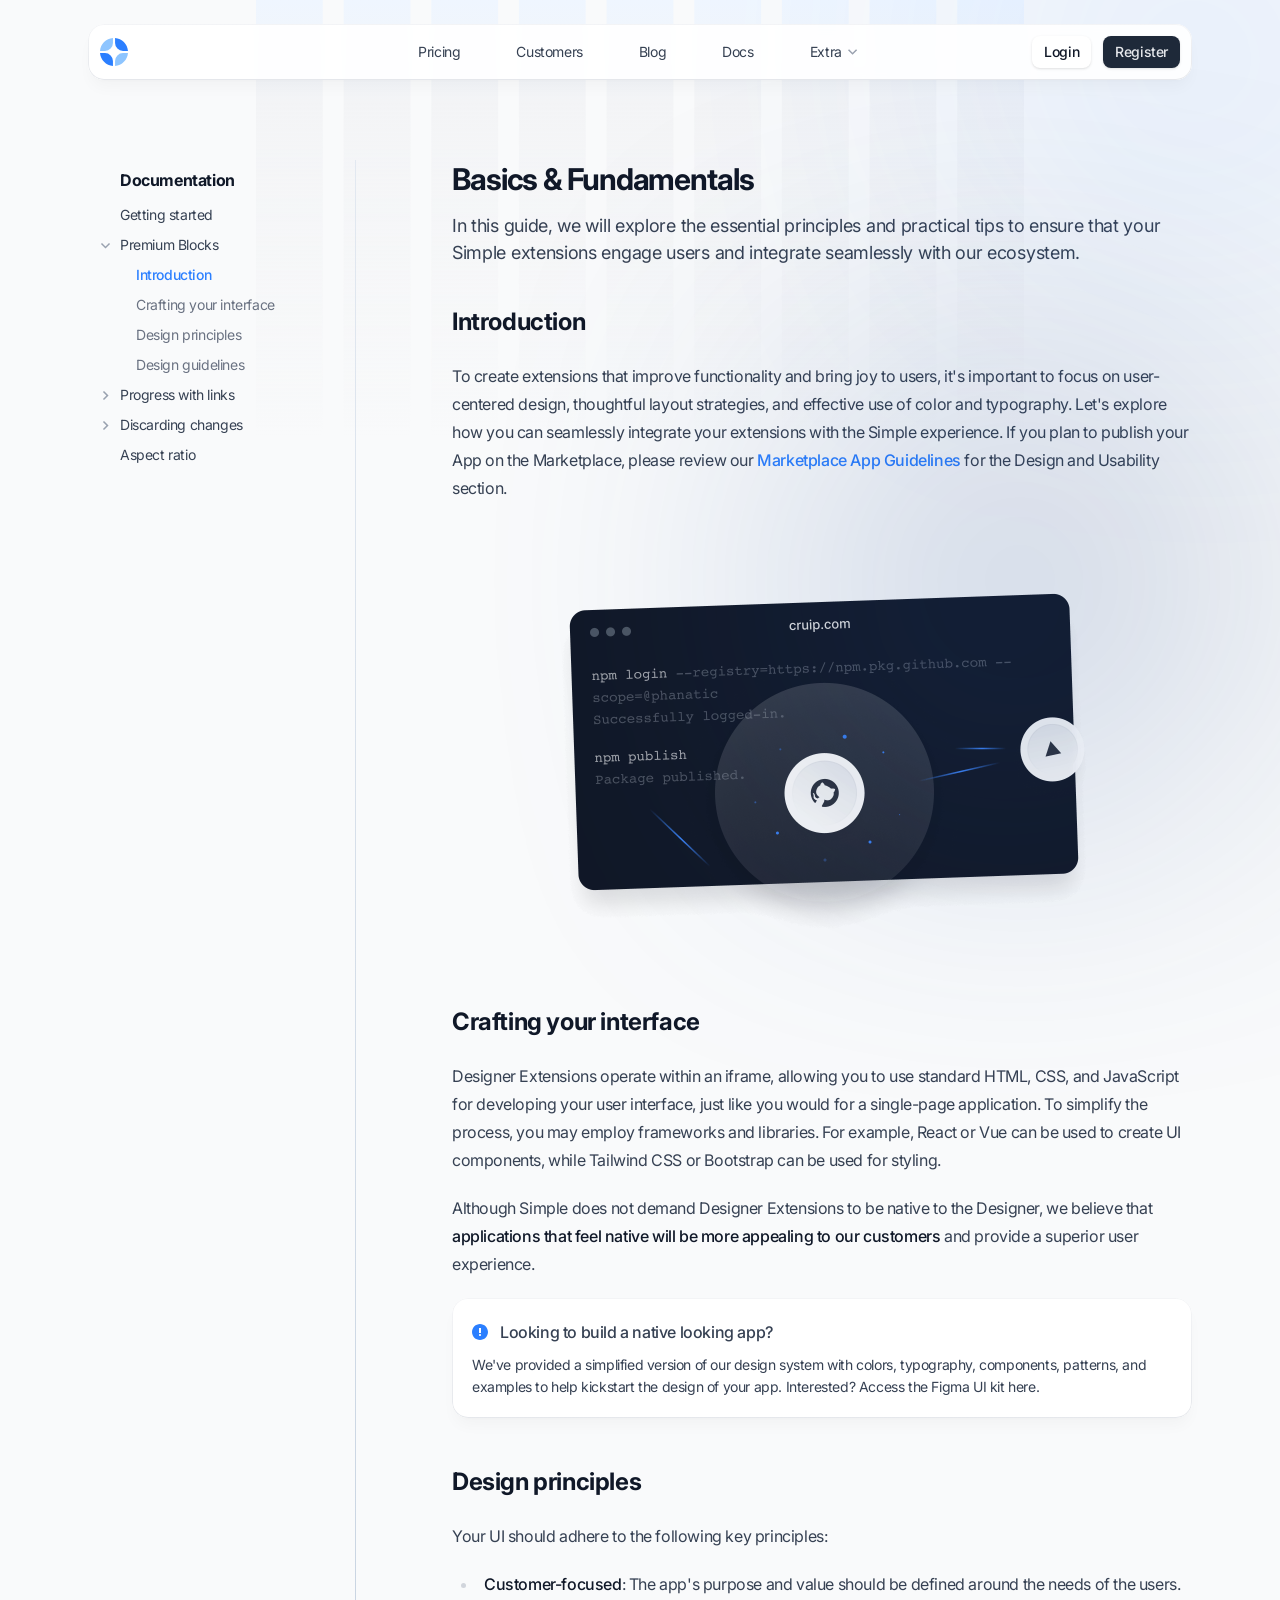
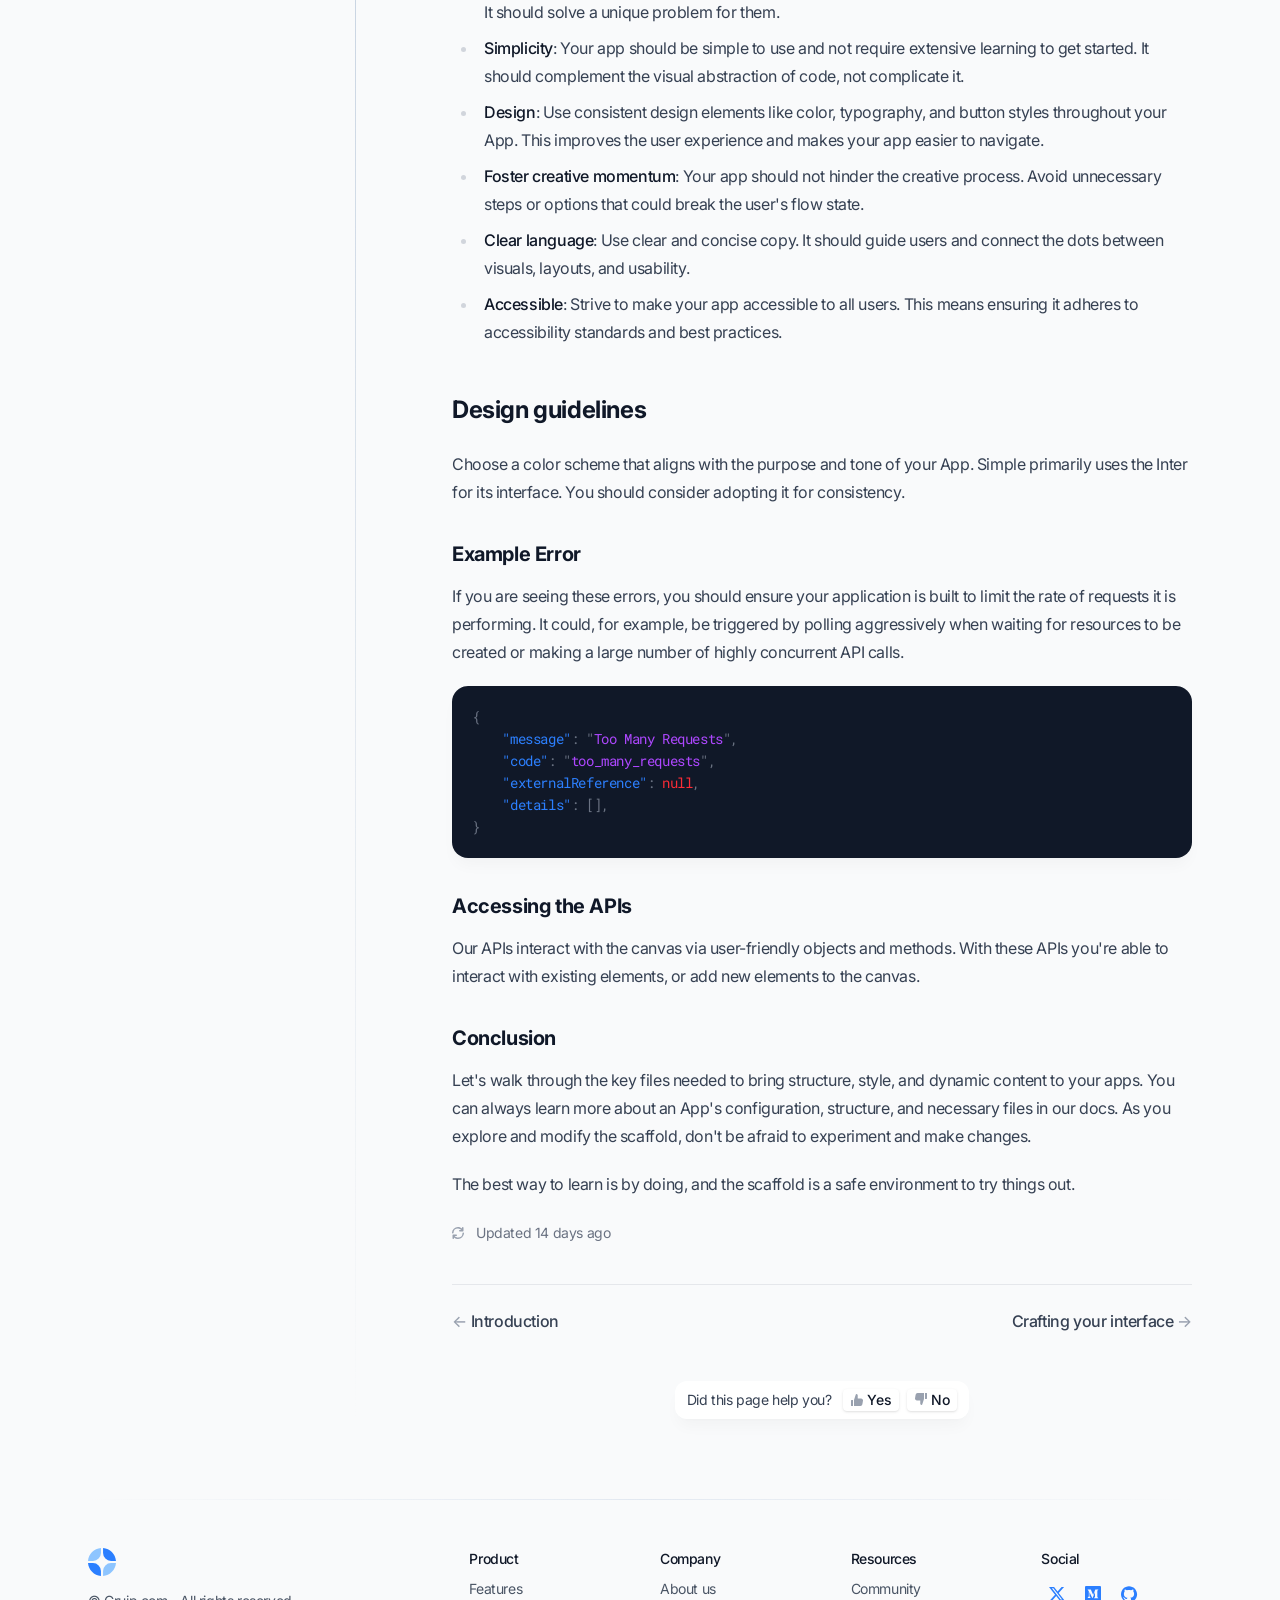
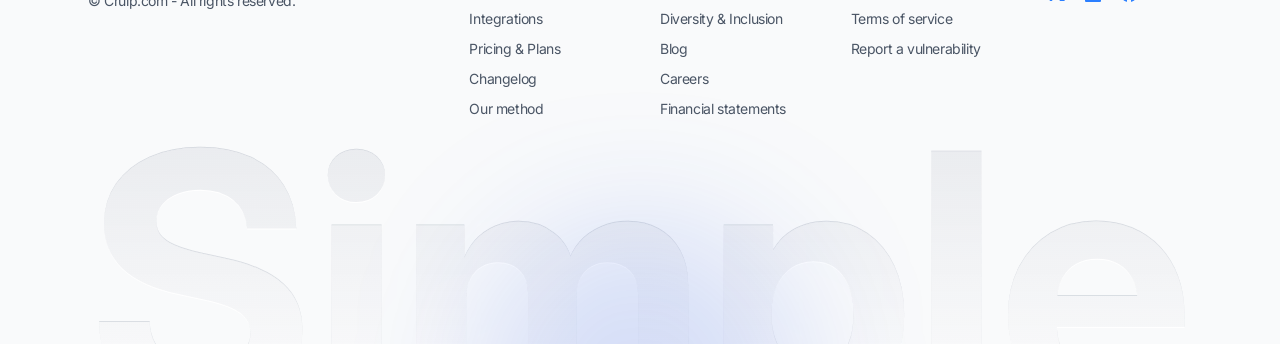
<file: documentation.html>
<!doctype html>
<html lang="en" class="scroll-smooth">

<head>
    <meta charset="utf-8">
    <title>Documentation - Simple Demo</title>
    <meta name="viewport" content="width=device-width,initial-scale=1">
    <link href="./css/vendors/aos.css" rel="stylesheet">
    <link href="./style.css" rel="stylesheet">
</head>

<body class="font-inter antialiased bg-gray-50 text-gray-900 tracking-tight">

    <!-- Page wrapper -->
    <div class="flex flex-col min-h-screen overflow-hidden supports-[overflow:clip]:overflow-clip">

        <!-- Site header -->
        <header class="fixed top-2 md:top-6 w-full z-30">
            <div class="max-w-6xl mx-auto px-4 sm:px-6">
                <div
                    class="relative flex items-center justify-between gap-3 h-14 rounded-2xl px-3 backdrop-blur-xs bg-white/90 shadow-lg shadow-black/[0.03] before:absolute before:inset-0 before:rounded-[inherit] before:border before:border-transparent before:[background:linear-gradient(var(--color-gray-100),var(--color-gray-200))_border-box] before:[mask:linear-gradient(white_0_0)_padding-box,_linear-gradient(white_0_0)] before:[mask-composite:exclude_!important] before:pointer-events-none">

                    <!-- Site branding -->
                    <div class="flex-1 flex items-center">
                        <!-- Logo -->
                        <a class="inline-flex" href="index.html" aria-label="Cruip">
                            <svg xmlns="http://www.w3.org/2000/svg" width="28" height="28">
                                <path class="fill-blue-500" fill-rule="evenodd"
                                    d="M15.052 0c6.914.513 12.434 6.033 12.947 12.947h-5.015a7.932 7.932 0 0 1-7.932-7.932V0Zm-2.105 22.985V28C6.033 27.487.513 21.967 0 15.053h5.015a7.932 7.932 0 0 1 7.932 7.932Z"
                                    clip-rule="evenodd" />
                                <path class="fill-blue-300" fill-rule="evenodd"
                                    d="M0 12.947C.513 6.033 6.033.513 12.947 0v5.015a7.932 7.932 0 0 1-7.932 7.932H0Zm22.984 2.106h5.015C27.486 21.967 21.966 27.487 15.052 28v-5.015a7.932 7.932 0 0 1 7.932-7.932Z"
                                    clip-rule="evenodd" />
                            </svg>
                        </a>
                    </div>

                    <!-- Desktop navigation -->
                    <nav class="hidden md:flex md:grow">

                        <!-- Desktop menu links -->
                        <ul class="text-sm flex grow justify-center flex-wrap items-center gap-4 lg:gap-8">
                            <li class="px-3 py-1">
                                <a class="text-gray-700 hover:text-gray-900 flex items-center transition"
                                    href="pricing.html">Pricing</a>
                            </li>
                            <li class="px-3 py-1">
                                <a class="text-gray-700 hover:text-gray-900 flex items-center transition"
                                    href="customers.html">Customers</a>
                            </li>
                            <li class="px-3 py-1">
                                <a class="text-gray-700 hover:text-gray-900 flex items-center transition"
                                    href="blog.html">Blog</a>
                            </li>
                            <li class="px-3 py-1">
                                <a class="text-gray-700 hover:text-gray-900 flex items-center transition"
                                    href="documentation.html">Docs</a>
                            </li>
                            <!-- 1st level: hover -->
                            <li class="relative flex items-center gap-0.5 px-3 py-1" x-data="{ open: false }"
                                @mouseenter="open = true" @mouseleave="open = false">
                                <span
                                    class="text-gray-700 hover:text-gray-900 flex items-center cursor-pointer transition">Extra</span>
                                <button class="shrink-0 p-1" :aria-expanded="open" @click.prevent="open = !open">
                                    <span class="sr-only">Show submenu for "Extra"</span>
                                    <svg class="fill-gray-400" xmlns="http://www.w3.org/2000/svg" width="10" height="6">
                                        <path d="m1.06.19 3.5 3.5 3.5-3.5 1.061 1.06-4.56 4.56L0 1.25 1.06.19Z" />
                                    </svg>
                                </button>
                                <!-- 2nd level: hover -->
                                <ul class="origin-top-left absolute top-full left-0 w-36 bg-white p-2 rounded-xl shadow-lg shadow-black/[0.03] border border-gray-100"
                                    x-show="open" x-transition:enter="transition ease-out transform"
                                    x-transition:enter-start="opacity-0 -translate-y-2"
                                    x-transition:enter-end="opacity-100 scale-100"
                                    x-transition:leave="transition ease-out" x-transition:leave-start="opacity-100"
                                    x-transition:leave-end="opacity-0" x-cloak
                                    @focusout="await $nextTick();!$el.contains($focus.focused()) && (open = false)">
                                    <li>
                                        <a class="text-sm text-gray-700 hover:bg-gray-100 flex py-1.5 px-2 rounded-lg"
                                            href="support.html">Support center</a>
                                    </li>
                                    <li>
                                        <a class="text-sm text-gray-700 hover:bg-gray-100 flex py-1.5 px-2 rounded-lg"
                                            href="apps.html">Apps</a>
                                    </li>
                                </ul>
                            </li>
                        </ul>

                    </nav>

                    <!-- Desktop sign in links -->
                    <ul class="flex-1 flex justify-end items-center gap-3">
                        <li>
                            <a class="btn-sm bg-white hover:bg-gray-50 shadow-sm"
                                href="signin.html">Login</a>
                        </li>
                        <li>
                            <a class="btn-sm text-gray-200 bg-gray-800 hover:bg-gray-900 shadow-sm"
                                href="signup.html">Register</a>
                        </li>
                    </ul>

                    <!-- Mobile menu -->
                    <div class="flex md:hidden" x-data="{ expanded: false }">

                        <!-- Hamburger button -->
                        <button
                            class="group inline-flex w-8 h-8 bg-white text-center items-center justify-center transition"
                            aria-controls="mobile-nav" :aria-expanded="expanded" @click.stop="expanded = !expanded">
                            <span class="sr-only">Menu</span>
                            <svg class="w-4 h-4 fill-current pointer-events-none" viewBox="0 0 16 16"
                                xmlns="http://www.w3.org/2000/svg">
                                <rect
                                    class="origin-center transition-all duration-300 ease-[cubic-bezier(.5,.85,.25,1.1)] -translate-y-[5px] translate-x-[7px] group-aria-expanded:rotate-[315deg] group-aria-expanded:translate-y-0 group-aria-expanded:translate-x-0"
                                    y="7" width="9" height="2" rx="1"></rect>
                                <rect
                                    class="origin-center group-aria-expanded:rotate-45 transition-all duration-300 ease-[cubic-bezier(.5,.85,.25,1.8)]"
                                    y="7" width="16" height="2" rx="1"></rect>
                                <rect
                                    class="origin-center transition-all duration-300 ease-[cubic-bezier(.5,.85,.25,1.1)] translate-y-[5px] group-aria-expanded:rotate-[135deg] group-aria-expanded:translate-y-0"
                                    y="7" width="9" height="2" rx="1"></rect>
                            </svg>
                        </button>

                        <!-- Mobile navigation -->
                        <nav id="mobile-nav"
                            class="absolute top-full z-20 left-0 w-full bg-white rounded-xl shadow-lg shadow-black/[0.03] before:absolute before:inset-0 before:rounded-[inherit] before:border before:border-transparent before:[background:linear-gradient(var(--color-gray-100),var(--color-gray-200))_border-box] before:[mask:linear-gradient(white_0_0)_padding-box,_linear-gradient(white_0_0)] before:[mask-composite:exclude_!important] before:pointer-events-none"
                            @click.outside="expanded = false" @keydown.escape.window="expanded = false"
                            x-show="expanded" x-transition:enter="transition ease-out duration-200 transform"
                            x-transition:enter-start="opacity-0 -translate-y-2"
                            x-transition:enter-end="opacity-100 scale-100"
                            x-transition:leave="transition ease-out duration-200" x-transition:leave-start="opacity-100"
                            x-transition:leave-end="opacity-0" x-cloak>
                            <ul class="text-sm p-2">
                                <li>
                                    <a class="flex text-gray-700 hover:bg-gray-100 rounded-lg py-1.5 px-2"
                                        href="pricing.html">Pricing</a>
                                </li>
                                <li>
                                    <a class="flex text-gray-700 hover:bg-gray-100 rounded-lg py-1.5 px-2"
                                        href="customers.html">Customers</a>
                                </li>
                                <li>
                                    <a class="flex text-gray-700 hover:bg-gray-100 rounded-lg py-1.5 px-2"
                                        href="blog.html">Blog</a>
                                </li>
                                <li>
                                    <a class="flex text-gray-700 hover:bg-gray-100 rounded-lg py-1.5 px-2"
                                        href="documentation.html">Docs</a>
                                </li>
                                <li>
                                    <a class="flex text-gray-700 hover:bg-gray-100 rounded-lg py-1.5 px-2"
                                        href="support.html">Support center</a>
                                </li>
                                <li>
                                    <a class="flex text-gray-700 hover:bg-gray-100 rounded-lg py-1.5 px-2"
                                        href="apps.html">Apps</a>
                                </li>
                            </ul>
                        </nav>

                    </div>

                </div>
            </div>
        </header>

        <!-- Page content -->
        <main class="grow">
        
            <section class="relative">

                <!-- Stripes illustration -->
                <div class="absolute left-1/2 transform -translate-x-1/2 top-0 pointer-events-none -z-10" aria-hidden="true">
                    <img class="max-w-none" src="./images/stripes.svg" width="768" height="432" alt="Stripes" />
                </div>

                <!-- Circles -->
                <div class="absolute left-1/2 -translate-x-1/2 -top-32 ml-[580px] pointer-events-none" aria-hidden="true">
                    <div class="w-80 h-80 rounded-full bg-linear-to-tr from-blue-500 opacity-50 blur-[160px] will-change-[filter]"></div>
                </div>
                <div class="absolute left-1/2 -translate-x-1/2 top-[420px] ml-[380px] pointer-events-none" aria-hidden="true">
                    <div
                        class="w-80 h-80 rounded-full bg-linear-to-tr from-blue-500 to-gray-900 opacity-50 blur-[160px] will-change-[filter]">
                    </div>
                </div>        

                <div class="max-w-6xl mx-auto px-4 sm:px-6">
        
                    <!-- Main content -->
                    <div class="flex justify-between pt-32 pb-12 md:pt-40 md:pb-20" x-data="{ sidebarExpanded: false }">

                        <!-- Backdrop -->
                        <div
                            class="md:hidden fixed inset-0 z-50 bg-gray-900/20 transition-opacity"
                            x-show="sidebarExpanded"
                            x-transition:enter="transition ease-out duration-200"
                            x-transition:enter-start="opacity-0"
                            x-transition:enter-end="opacity-100"
                            x-transition:leave="transition ease-out duration-100"
                            x-transition:leave-start="opacity-100"
                            x-transition:leave-end="opacity-0"
                            x-cloak
                            aria-hidden="true"
                        ></div>                        
    
                        <!-- Sidebar -->
                        <aside
                            id="sidebar"
                            class="max-md:fixed max-md:left-0 max-md:inset-y-0 max-md:z-50 w-[268px] max-md:h-screen max-md:bg-gray-50 md:border-r [border-image:linear-gradient(to_bottom,var(--color-slate-200),var(--color-slate-300),transparent)1] md:shrink-0 md:opacity-100! md:block!"
                            @click.outside="sidebarExpanded = false"
                            @keydown.escape.window="sidebarExpanded = false"
                            x-show="sidebarExpanded"
                            x-transition:enter="transition ease-out duration-200 transform"
                            x-transition:enter-start="opacity-0 -translate-x-full"
                            x-transition:enter-end="opacity-100 translate-x-0"
                            x-transition:leave="transition ease-out duration-200"
                            x-transition:leave-start="opacity-100"
                            x-transition:leave-end="opacity-0"
                            x-cloak                                         
                        >

                            <div class="sticky top-24 max-md:fixed max-md:inset-y-0 max-md:w-[268px] overflow-y-auto no-scrollbar px-8 py-4 md:py-2">
                                <!-- Docs nav -->
                                <nav class="md:block space-y-8">
                                    <!-- Documentation -->
                                    <div>
                                        <div class="font-bold mb-3">Documentation</div>
                                        <ul class="text-sm space-y-2">
                                            <li>
                                                <a class="relative flex items-center text-gray-700 hover:text-gray-900" href="#0">Getting started</a>
                                            </li>
                                            <li x-data="{ open: true }">
                                                <a class="relative flex items-center text-gray-700 hover:text-gray-900" href="#0" @click.prevent="open = !open" aria-haspopup="true" :aria-expanded="open">
                                                    <svg class="absolute -left-5 fill-gray-400 shrink-0" :class="{ '-rotate-90': !open }" width="11" height="7" xmlns="http://www.w3.org/2000/svg">
                                                        <path d="m2 .94 3.5 3.5L9 .94 10.06 2 5.5 6.56.94 2 2 .94Z" />
                                                    </svg>
                                                    <span>Premium Blocks</span>
                                                </a>
                                                <!-- 2nd level -->
                                                <ul class="pl-4 space-y-2 mt-2" :class="{ 'hidden': !open }" x-cloak>
                                                    <li>
                                                        <!-- The data-scrollspy-target attribute makes the scrollspy work -->
                                                        <a data-scrollspy-link class="text-gray-500 hover:text-gray-900" href="#intro">Introduction</a>
                                                    </li>
                                                    <li>
                                                        <!-- The data-scrollspy-target attribute makes the scrollspy work -->
                                                        <a data-scrollspy-link class="text-gray-500 hover:text-gray-900" href="#interface">Crafting your interface</a>
                                                    </li>                                                    
                                                    <li>
                                                        <!-- The data-scrollspy-target attribute makes the scrollspy work -->
                                                        <a data-scrollspy-link class="text-gray-500 hover:text-gray-900" href="#principles">Design principles</a>
                                                    </li>
                                                    <li>
                                                        <!-- The data-scrollspy-target attribute makes the scrollspy work -->
                                                        <a data-scrollspy-link class="text-gray-500 hover:text-gray-900" href="#guidelines">Design guidelines</a>
                                                    </li>
                                                </ul>
                                            </li>
                                            <li x-data="{ open: false }">
                                                <a class="relative flex items-center text-gray-700 hover:text-gray-900" href="#0" @click.prevent="open = !open" aria-haspopup="true" :aria-expanded="open">
                                                    <svg class="absolute -left-5 fill-gray-400 shrink-0" :class="{ '-rotate-90': !open }" width="11" height="7" xmlns="http://www.w3.org/2000/svg">
                                                        <path d="m2 .94 3.5 3.5L9 .94 10.06 2 5.5 6.56.94 2 2 .94Z" />
                                                    </svg>
                                                    <span>Progress with links</span>
                                                </a>
                                                <!-- 2nd level -->
                                                <ul class="pl-4 space-y-2 mt-2" :class="{ 'hidden': !open }" x-cloak>
                                                    <li>
                                                        <a class="text-gray-500 hover:text-gray-900" href="#0">Setting up your account</a>
                                                    </li>
                                                    <li>
                                                        <a class="text-gray-500 hover:text-gray-900" href="#0">Creating your first campaign</a>
                                                    </li>
                                                </ul>
                                            </li>
                                            <li x-data="{ open: false }">
                                                <a class="relative flex items-center text-gray-700 hover:text-gray-900" href="#0" @click.prevent="open = !open" aria-haspopup="true" :aria-expanded="open">
                                                    <svg class="absolute -left-5 fill-gray-400 shrink-0" :class="{ '-rotate-90': !open }" width="11" height="7" xmlns="http://www.w3.org/2000/svg">
                                                        <path d="m2 .94 3.5 3.5L9 .94 10.06 2 5.5 6.56.94 2 2 .94Z" />
                                                    </svg>
                                                    <span>Discarding changes</span>
                                                </a>
                                                <!-- 2nd level -->
                                                <ul class="pl-4 space-y-2 mt-2" :class="{ 'hidden': !open }" x-cloak>
                                                    <li>
                                                        <a class="text-gray-500 hover:text-gray-900" href="#0">Undoing changes</a>
                                                    </li>
                                                    <li>
                                                        <a class="text-gray-500 hover:text-gray-900" href="#0">Reverting to a previous version</a>
                                                    </li>
                                                </ul>
                                            </li>    
                                            <li>
                                                <a class="relative flex items-center text-gray-700 hover:text-gray-900" href="#0">Aspect ratio</a>
                                            </li>
                                        </ul>
                                    </div>
                                </nav>
                            </div>

                        </aside>
    
                        <!-- Page container -->
                        <div class="grow w-full">
                            <div class="md:pl-6 lg:pl-12">
                                <div class="max-w-[740px] ml-auto">                            
    
                                    <article class="pb-10 border-b border-gray-200">
    
                                        <!-- Main area -->
                                        <div class="min-w-0">
    
                                            <!-- Mobile hamburger + breadcrumbs -->
                                            <div class="md:hidden flex items-center mb-8">
                                                <!-- Hamburger button -->
                                                <button
                                                    class="group inline-flex w-8 h-8 bg-white hover:bg-gray-50 shadow-sm rounded-lg text-center items-center justify-center transition"
                                                    @click.stop="sidebarExpanded = !sidebarExpanded"
                                                    aria-controls="sidebar"
                                                    :aria-expanded="sidebarExpanded"
                                                >
                                                    <span class="sr-only">Menu</span>
                                                    <svg class="w-4 h-4 fill-current pointer-events-none" viewBox="0 0 16 16"
                                                        xmlns="http://www.w3.org/2000/svg">
                                                        <rect
                                                            class="origin-center transition-all duration-300 ease-[cubic-bezier(.5,.85,.25,1.1)] -translate-y-[5px] translate-x-[7px] group-aria-expanded:rotate-[315deg] group-aria-expanded:translate-y-0 group-aria-expanded:translate-x-0"
                                                            y="7" width="9" height="2" rx="1"></rect>
                                                        <rect
                                                            class="origin-center group-aria-expanded:rotate-45 transition-all duration-300 ease-[cubic-bezier(.5,.85,.25,1.8)]"
                                                            y="7" width="16" height="2" rx="1"></rect>
                                                        <rect
                                                            class="origin-center transition-all duration-300 ease-[cubic-bezier(.5,.85,.25,1.1)] translate-y-[5px] group-aria-expanded:rotate-[135deg] group-aria-expanded:translate-y-0"
                                                            y="7" width="9" height="2" rx="1"></rect>
                                                    </svg>
                                                </button>                                                
                                                <!-- Breadcrumbs -->
                                                <div class="flex items-center text-sm whitespace-nowrap min-w-0 ml-3">
                                                    <span class="text-gray-600">Documentation</span>
                                                    <svg class="fill-gray-400 shrink-0 mx-2! -rotate-90" width="11" height="7" xmlns="http://www.w3.org/2000/svg">
                                                        <path d="m2 .94 3.5 3.5L9 .94 10.06 2 5.5 6.56.94 2 2 .94Z" />
                                                    </svg>
                                                    <span class="font-medium truncate">Fundamentals</span>
                                                </div>
                                            </div>                                        
    
                                            <!-- Article content -->
                                            <div>
                                                <header class="mb-10">
                                                    <h1 class="text-3xl font-bold mb-3">Basics & Fundamentals</h1>
                                                    <p class="text-lg text-gray-700">In this guide, we will explore the essential principles and practical tips to ensure that your Simple extensions engage users and integrate seamlessly with our ecosystem.</p>
                                                </header>
                                                <div class="prose text-gray-700 max-w-none prose-headings:font-bold prose-headings:text-gray-900 prose-a:font-medium prose-a:text-blue-500 prose-a:no-underline hover:prose-a:underline prose-strong:font-medium prose-strong:text-gray-900 prose-code:font-mono prose-code:text-gray-900 prose-code:bg-gray-100 prose-code:px-1 prose-code:py-0.5 prose-code:rounded prose-code:before:content-[''] prose-code:after:content-[''] prose-pre:bg-gray-900 prose-pre:border prose-pre:border-gray-700 prose-headings:scroll-mt-24">
                                                    <!-- The data-scrollspy-target attribute makes the scrollspy work -->
                                                    <h2 data-scrollspy-target id="intro">Introduction</h2>
                                                    <p>
                                                        To create extensions that improve functionality and bring joy to users, it's important to focus on user-centered design, thoughtful layout strategies, and effective use of color and typography. Let's explore how you can seamlessly integrate your extensions with the Simple experience. If you plan to publish your App on the Marketplace, please review our <a href="#0">Marketplace App Guidelines</a> for the Design and Usability section.
                                                    </p>
                                                    <figure>
                                                        <img src="./images/docs-illustration.png" width="740" height="424" alt="Dos illustration">
                                                    </figure>
                                                    <!-- The data-scrollspy-target attribute makes the scrollspy work -->
                                                    <h2 data-scrollspy-target id="interface">Crafting your interface</h2>
                                                    <p>
                                                        Designer Extensions operate within an iframe, allowing you to use standard HTML, CSS, and JavaScript for developing your user interface, just like you would for a single-page application. To simplify the process, you may employ frameworks and libraries. For example, React or Vue can be used to create UI components, while Tailwind CSS or Bootstrap can be used for styling.
                                                    </p>
                                                    <p>
                                                        Although Simple does not demand Designer Extensions to be native to the Designer, we believe that <strong>applications that feel native will be more appealing to our customers</strong> and provide a superior user experience.
                                                    </p>
                                                    <div class="relative p-5 rounded-2xl bg-white shadow-lg shadow-black/[0.03] before:absolute before:inset-0 before:rounded-[inherit] before:border before:border-transparent before:[background:linear-gradient(var(--color-gray-100),var(--color-gray-200))_border-box] before:[mask:linear-gradient(white_0_0)_padding-box,_linear-gradient(white_0_0)] before:[mask-composite:exclude_!important] before:pointer-events-none">
                                                        <div class="flex items-center mb-2">
                                                            <svg class="fill-blue-500 shrink-0 mr-3" width="16" height="16" viewBox="0 0 16 16" xmlns="http://www.w3.org/2000/svg">
                                                                <path d="M8 0C3.6 0 0 3.6 0 8s3.6 8 8 8 8-3.6 8-8-3.6-8-8-8Zm0 12c-.6 0-1-.4-1-1s.4-1 1-1 1 .4 1 1-.4 1-1 1Zm1-3H7V4h2v5Z" />
                                                            </svg>
                                                            <div class="font-medium">Looking to build a native looking app?</div>
                                                        </div>
                                                        <div class="text-sm">
                                                            We've provided a simplified version of our design system with colors, typography, components, patterns, and examples to help kickstart the design of your app. Interested? Access the Figma UI kit here.
                                                        </div>
                                                    </div>
                                                    <!-- The data-scrollspy-target attribute makes the scrollspy work -->
                                                    <h2 data-scrollspy-target id="principles">Design principles</h2>
                                                    <p>
                                                        Your UI should adhere to the following key principles:
                                                    </p>
                                                    <ul>
                                                        <li><strong>Customer-focused</strong>: The app's purpose and value should be defined around the needs of the users. It should solve a unique problem for them.</li>
                                                        <li><strong>Simplicity</strong>: Your app should be simple to use and not require extensive learning to get started. It should complement the visual abstraction of code, not complicate it.</li>
                                                        <li><strong>Design</strong>: Use consistent design elements like color, typography, and button styles throughout your App. This improves the user experience and makes your app easier to navigate.</li>
                                                        <li><strong>Foster creative momentum</strong>: Your app should not hinder the creative process. Avoid unnecessary steps or options that could break the user's flow state.</li>
                                                        <li><strong>Clear language</strong>: Use clear and concise copy. It should guide users and connect the dots between visuals, layouts, and usability.</li>
                                                        <li><strong>Accessible</strong>: Strive to make your app accessible to all users. This means ensuring it adheres to accessibility standards and best practices.</li>
                                                    </ul>
                                                    <!-- The data-scrollspy-target attribute makes the scrollspy work -->
                                                    <h2 data-scrollspy-target id="guidelines">Design guidelines</h2>
                                                    <p>
                                                        Choose a color scheme that aligns with the purpose and tone of your App. Simple primarily uses the Inter for its interface. You should consider adopting it for consistency.
                                                    </p>
                                                    <h3>Example Error</h3>
                                                    <p>
                                                        If you are seeing these errors, you should ensure your application is built to limit the rate of requests it is performing. It could, for example, be triggered by polling aggressively when waiting for resources to be created or making a large number of highly concurrent API calls.
                                                    </p>
<pre class="overflow-x-auto text-sm text-gray-500 bg-gray-900 p-5 rounded-2xl shadow-lg shadow-black/[0.03] not-prose">
<code class="font-mono">{
    <span class="text-blue-500">"message"</span>: "<span class="text-purple-500">Too Many Requests</span>",
    <span class="text-blue-500">"code"</span>: "<span class="text-purple-500">too_many_requests</span>",
    <span class="text-blue-500">"externalReference"</span>: <span class="text-red-500">null</span>,
    <span class="text-blue-500">"details"</span>: [],            
}</code></pre>
                                                    <h3>Accessing the APIs</h3>
                                                    <p>
                                                        Our APIs interact with the canvas via user-friendly objects and methods. With these APIs you're able to interact with existing elements, or add new elements to the canvas.
                                                    </p>
                                                    <h3>Conclusion</h3>
                                                    <p>
                                                        Let's walk through the key files needed to bring structure, style, and dynamic content to your apps. You can always learn more about an App's configuration, structure, and necessary files in our docs. As you explore and modify the scaffold, don't be afraid to experiment and make changes. 
                                                    </p>
                                                    <p>
                                                        The best way to learn is by doing, and the scaffold is a safe environment to try things out.
                                                    </p>
                                                </div>
                                            </div>

                                            <div class="flex items-center text-sm text-gray-500 mt-6">
                                                <svg class="fill-gray-400 mr-3" xmlns="http://www.w3.org/2000/svg" width="12" height="12" fill="none">
                                                    <path d="M10.008.75a.75.75 0 0 1 1.502 0v2.999a.75.75 0 0 1-.75.75H7.756a.75.75 0 1 1 0-1.5h1.607a4.476 4.476 0 0 0-3.359-1.5 4.486 4.486 0 0 0-4.5 4.328.75.75 0 0 1-.749.722H.727a.75.75 0 0 1-.722-.778 5.981 5.981 0 0 1 6-5.771c1.519 0 2.925.564 4.003 1.534V.75Zm.497 5.422a.736.736 0 0 1 .778-.721.75.75 0 0 1 .721.778 5.98 5.98 0 0 1-6 5.77 5.962 5.962 0 0 1-4.003-1.533v.784a.75.75 0 0 1-1.501 0v-3a.75.75 0 0 1 .75-.75h3.003a.75.75 0 1 1 0 1.5H2.646c.84.944 2.046 1.5 3.358 1.5a4.486 4.486 0 0 0 4.501-4.328Z" />
                                                </svg>                                                
                                                Updated 14 days ago
                                            </div>                         
    
                                        </div>
    
                                    </article>

                                    <!-- Page navigation -->
                                    <div class="sm:flex items-center justify-between py-6 space-y-6 sm:space-y-0 sm:space-x-4 text-center">
                                        <!-- Prev link -->
                                        <div class="sm:w-1/2 sm:flex flex-col items-start">
                                            <a class="font-medium group" href="#0">
                                                <span class="tracking-normal text-gray-400">&lt;-</span> <span class="text-gray-700 group-hover:text-gray-900 transition">Introduction</span>
                                            </a>
                                        </div>
                                        <!-- Next link -->
                                        <div class="sm:w-1/2 sm:flex flex-col items-end ml-auto">
                                            <a class="font-medium group" href="#0">
                                                <span class="text-gray-700 group-hover:text-gray-900 transition">Crafting your interface </span> <span class="tracking-normal text-gray-400">-&gt;</span>
                                            </a>
                                        </div>
                                    </div>                                            

                                    <!-- Feedback -->
                                     <div class="text-center">
                                         <div class="inline-flex justify-center items-center mt-6 px-3 py-2 bg-white shadow-lg shadow-black/[0.03] rounded-xl">
                                            <div class="text-sm text-gray-700 mr-3">Did this page help you?</div>
                                            <div class="flex gap-2">
                                                <button class="btn-sm bg-white hover:bg-gray-50 shadow-sm rounded-sm px-2 py-0">
                                                    <svg class="fill-gray-400 mr-1" xmlns="http://www.w3.org/2000/svg" width="12" height="13">
                                                        <path d="M6.731 5.5h3.225a1.883 1.883 0 0 1 1.575.75 1.9 1.9 0 0 1 .45 1.575l-.6 3.45A2.009 2.009 0 0 1 9.431 13H3V7l1.784-5.625A.5.5 0 0 1 5.234 1a1.3 1.3 0 0 1 .882.176A1.314 1.314 0 0 1 6.73 2.5v3ZM2 7H.5a.5.5 0 0 0-.5.5v5a.5.5 0 0 0 .5.5H2V7Z" />
                                                    </svg>                                                      
                                                    Yes
                                                </button>
                                                <button class="btn-sm bg-white hover:bg-gray-50 shadow-sm rounded-sm px-2 py-0">
                                                    <svg class="fill-gray-400 rotate-180 mr-1" xmlns="http://www.w3.org/2000/svg" width="12" height="13">
                                                        <path d="M6.731 5.5h3.225a1.883 1.883 0 0 1 1.575.75 1.9 1.9 0 0 1 .45 1.575l-.6 3.45A2.009 2.009 0 0 1 9.431 13H3V7l1.784-5.625A.5.5 0 0 1 5.234 1a1.3 1.3 0 0 1 .882.176A1.314 1.314 0 0 1 6.73 2.5v3ZM2 7H.5a.5.5 0 0 0-.5.5v5a.5.5 0 0 0 .5.5H2V7Z" />
                                                    </svg>                                                      
                                                    No
                                                </button>
                                            </div>
                                         </div>                                         
                                     </div>

                                </div>
                            </div>
                        </div>
    
                    </div>
        
                </div>
                
            </section>
        
        </main>

        <!-- Site footer -->
        <footer>
            <div class="max-w-6xl mx-auto px-4 sm:px-6">

                <!-- Top area: Blocks -->
                <div class="grid sm:grid-cols-12 gap-10 py-8 md:py-12 border-t [border-image:linear-gradient(to_right,transparent,var(--color-slate-200),transparent)1]">

                    <!-- 1st block -->
                    <div class="sm:col-span-12 lg:col-span-4 space-y-2">
                        <div>
                            <!-- Logo -->
                            <a class="inline-flex" href="index.html" aria-label="Cruip">
                                <svg xmlns="http://www.w3.org/2000/svg" width="28" height="28">
                                    <path class="fill-blue-500" fill-rule="evenodd"
                                        d="M15.052 0c6.914.513 12.434 6.033 12.947 12.947h-5.015a7.932 7.932 0 0 1-7.932-7.932V0Zm-2.105 22.985V28C6.033 27.487.513 21.967 0 15.053h5.015a7.932 7.932 0 0 1 7.932 7.932Z"
                                        clip-rule="evenodd" />
                                    <path class="fill-blue-300" fill-rule="evenodd"
                                        d="M0 12.947C.513 6.033 6.033.513 12.947 0v5.015a7.932 7.932 0 0 1-7.932 7.932H0Zm22.984 2.106h5.015C27.486 21.967 21.966 27.487 15.052 28v-5.015a7.932 7.932 0 0 1 7.932-7.932Z"
                                        clip-rule="evenodd" />
                                </svg>
                            </a>
                        </div>
                        <div class="text-sm text-gray-600">
                            &copy; Cruip.com - All rights reserved.
                        </div>
                    </div>

                    <!-- 2nd block -->
                    <div class="sm:col-span-6 md:col-span-3 lg:col-span-2 space-y-2">
                        <h3 class="text-sm font-medium">Product</h3>
                        <ul class="text-sm space-y-2">
                            <li>
                                <a class="text-gray-600 hover:text-gray-900 transition" href="#0">Features</a>
                            </li>
                            <li>
                                <a class="text-gray-600 hover:text-gray-900 transition" href="#0">Integrations</a>
                            </li>
                            <li>
                                <a class="text-gray-600 hover:text-gray-900 transition" href="#0">Pricing & Plans</a>
                            </li>
                            <li>
                                <a class="text-gray-600 hover:text-gray-900 transition" href="#0">Changelog</a>
                            </li>
                            <li>
                                <a class="text-gray-600 hover:text-gray-900 transition" href="#0">Our method</a>
                            </li>
                        </ul>
                    </div>

                    <!-- 3rd block -->
                    <div class="sm:col-span-6 md:col-span-3 lg:col-span-2 space-y-2">
                        <h3 class="text-sm font-medium">Company</h3>
                        <ul class="text-sm space-y-2">
                            <li>
                                <a class="text-gray-600 hover:text-gray-900 transition" href="#0">About us</a>
                            </li>
                            <li>
                                <a class="text-gray-600 hover:text-gray-900 transition" href="#0">Diversity &
                                    Inclusion</a>
                            </li>
                            <li>
                                <a class="text-gray-600 hover:text-gray-900 transition" href="#0">Blog</a>
                            </li>
                            <li>
                                <a class="text-gray-600 hover:text-gray-900 transition" href="#0">Careers</a>
                            </li>
                            <li>
                                <a class="text-gray-600 hover:text-gray-900 transition" href="#0">Financial
                                    statements</a>
                            </li>
                        </ul>
                    </div>

                    <!-- 4th block -->
                    <div class="sm:col-span-6 md:col-span-3 lg:col-span-2 space-y-2">
                        <h3 class="text-sm font-medium">Resources</h3>
                        <ul class="text-sm space-y-2">
                            <li>
                                <a class="text-gray-600 hover:text-gray-900 transition" href="#0">Community</a>
                            </li>
                            <li>
                                <a class="text-gray-600 hover:text-gray-900 transition" href="#0">Terms of service</a>
                            </li>
                            <li>
                                <a class="text-gray-600 hover:text-gray-900 transition" href="#0">Report a
                                    vulnerability</a>
                            </li>
                        </ul>
                    </div>

                    <!-- 5th block -->
                    <div class="sm:col-span-6 md:col-span-3 lg:col-span-2 space-y-2">
                        <h3 class="text-sm font-medium">Social</h3>
                        <ul class="flex gap-1">
                            <li>
                                <a class="flex justify-center items-center text-blue-500 hover:text-blue-600 transition"
                                    href="#0" aria-label="Twitter">
                                    <svg class="w-8 h-8 fill-current" viewBox="0 0 32 32"
                                        xmlns="http://www.w3.org/2000/svg">
                                        <path
                                            d="m13.063 9 3.495 4.475L20.601 9h2.454l-5.359 5.931L24 23h-4.938l-3.866-4.893L10.771 23H8.316l5.735-6.342L8 9h5.063Zm-.74 1.347h-1.457l8.875 11.232h1.36l-8.778-11.232Z">
                                        </path>
                                    </svg>
                                </a>
                            </li>
                            <li>
                                <a class="flex justify-center items-center text-blue-500 hover:text-blue-600 transition"
                                    href="#0" aria-label="Medium">
                                    <svg class="w-8 h-8 fill-current" viewBox="0 0 32 32"
                                        xmlns="http://www.w3.org/2000/svg">
                                        <path
                                            d="M23 8H9a1 1 0 0 0-1 1v14a1 1 0 0 0 1 1h14a1 1 0 0 0 1-1V9a1 1 0 0 0-1-1Zm-1.708 3.791-.858.823a.251.251 0 0 0-.1.241V18.9a.251.251 0 0 0 .1.241l.838.823v.181h-4.215v-.181l.868-.843c.085-.085.085-.11.085-.241v-4.887l-2.41 6.131h-.329l-2.81-6.13V18.1a.567.567 0 0 0 .156.472l1.129 1.37v.181h-3.2v-.181l1.129-1.37a.547.547 0 0 0 .146-.472v-4.749a.416.416 0 0 0-.138-.351l-1-1.209v-.181H13.8l2.4 5.283 2.122-5.283h2.971l-.001.181Z">
                                        </path>
                                    </svg>
                                </a>
                            </li>
                            <li>
                                <a class="flex justify-center items-center text-blue-500 hover:text-blue-600 transition"
                                    href="#0" aria-label="Github">
                                    <svg class="w-8 h-8 fill-current" viewBox="0 0 32 32"
                                        xmlns="http://www.w3.org/2000/svg">
                                        <path
                                            d="M16 8.2c-4.4 0-8 3.6-8 8 0 3.5 2.3 6.5 5.5 7.6.4.1.5-.2.5-.4V22c-2.2.5-2.7-1-2.7-1-.4-.9-.9-1.2-.9-1.2-.7-.5.1-.5.1-.5.8.1 1.2.8 1.2.8.7 1.3 1.9.9 2.3.7.1-.5.3-.9.5-1.1-1.8-.2-3.6-.9-3.6-4 0-.9.3-1.6.8-2.1-.1-.2-.4-1 .1-2.1 0 0 .7-.2 2.2.8.6-.2 1.3-.3 2-.3s1.4.1 2 .3c1.5-1 2.2-.8 2.2-.8.4 1.1.2 1.9.1 2.1.5.6.8 1.3.8 2.1 0 3.1-1.9 3.7-3.7 3.9.3.4.6.9.6 1.6v2.2c0 .2.1.5.6.4 3.2-1.1 5.5-4.1 5.5-7.6-.1-4.4-3.7-8-8.1-8z">
                                        </path>
                                    </svg>
                                </a>
                            </li>
                        </ul>
                    </div>

                </div>

            </div>

            <!-- Big text -->
            <div class="relative -mt-16 h-60 w-full -z-10" aria-hidden="true">
                <div
                    class="absolute left-1/2 pointer-events-none -z-10 -translate-x-1/2 text-[348px] leading-none text-center font-bold before:content-['Simple'] before:bg-linear-to-b before:from-gray-200 before:to-gray-100/30 before:to-80% before:text-transparent before:bg-clip-text after:content-['Simple'] after:absolute after:inset-0 after:bg-gray-300/70 after:text-transparent after:bg-clip-text after:[text-shadow:0_1px_0_white] after:mix-blend-darken">
                </div>
                <!-- Glow -->
                <div class="absolute bottom-0 left-1/2 -translate-x-1/2 translate-y-2/3" aria-hidden="true">
                    <div class="w-56 h-56 rounded-full border-[20px] border-blue-700 blur-[80px] will-change-[filter]"></div>
                </div>
            </div>
        </footer>

    </div>

    <script src="./js/vendors/focus.min.js" defer></script><!-- Focus plugin: https://alpinejs.dev/plugins/focus -->
    <script src="./js/vendors/alpinejs.min.js" defer></script>
    <script src="./js/vendors/aos.js"></script>
    <script src="./js/main.js"></script>

</body>

</html>
</file>
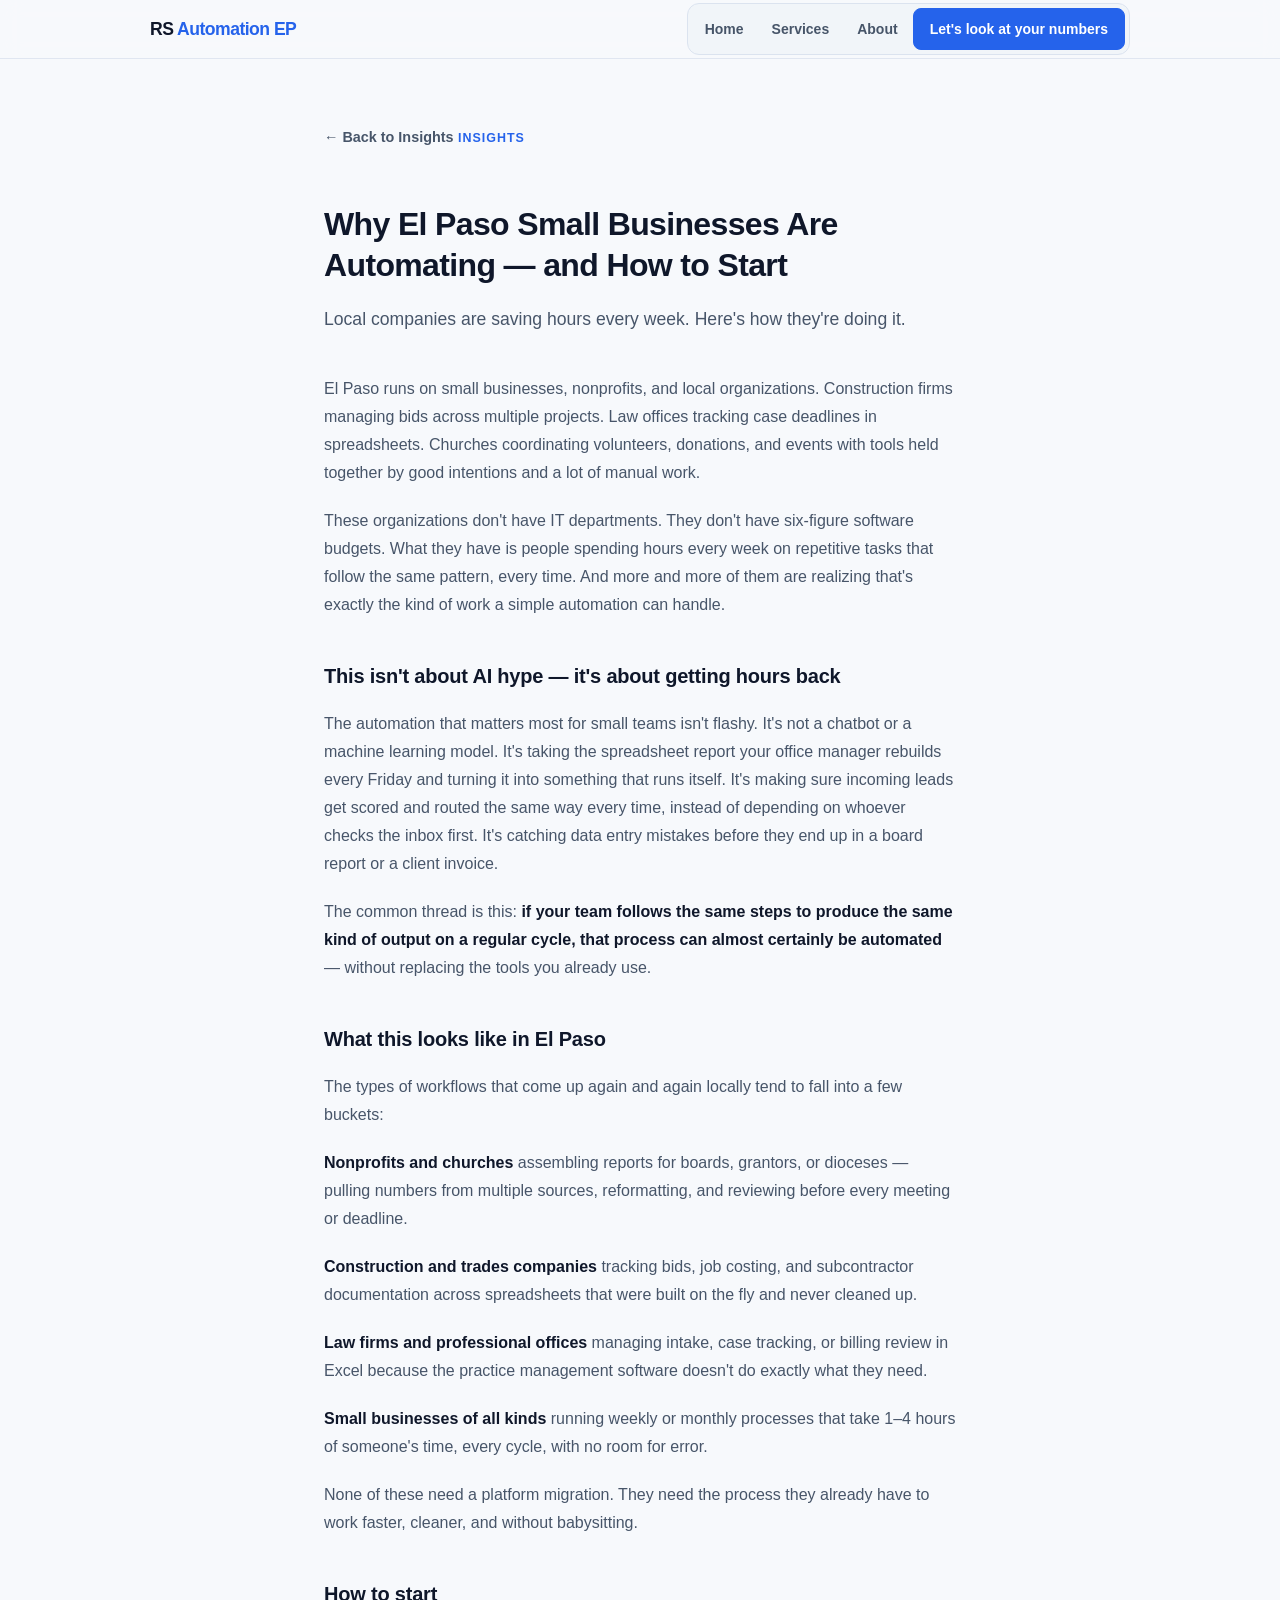
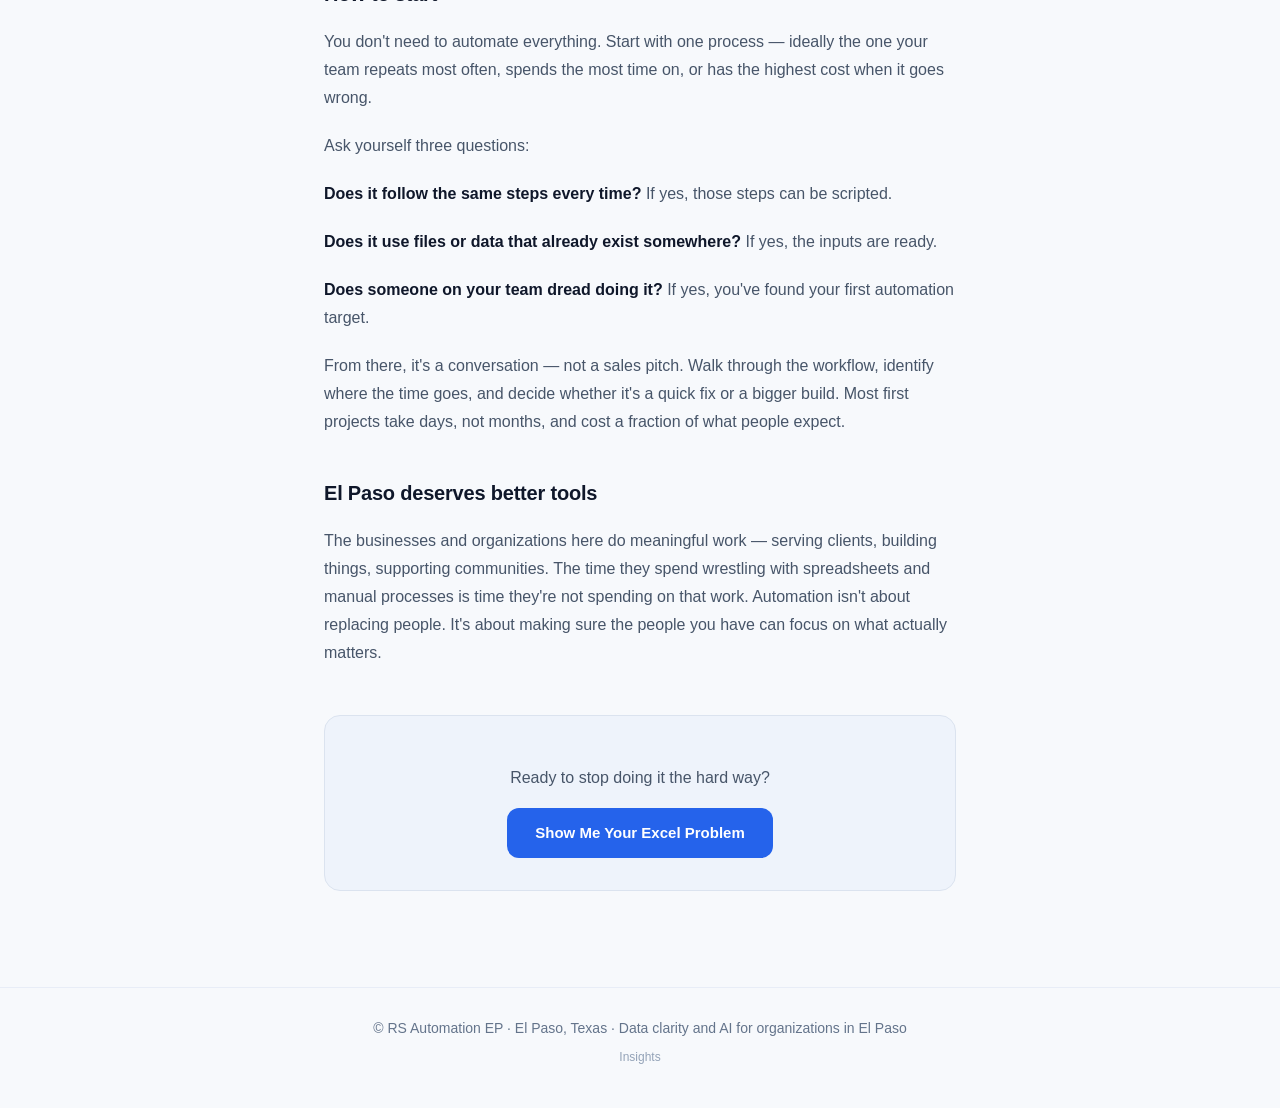
<file: insight-el-paso-small-business-automation.html>
<!DOCTYPE html>
<html lang="en">
<head>
  <meta charset="UTF-8">
  <meta name="viewport" content="width=device-width, initial-scale=1.0">
  <title>Why El Paso Small Businesses Are Automating — and How to Start | RS Automation EP</title>
  <meta name="description" content="Local El Paso companies are saving hours every week with simple automation. Here's how they're doing it.">
  <style>
    :root{
      --bg:#f7f9fc;
      --text:#0f172a;
      --muted:#475569;
      --line:#dbe3ef;
      --card:#ffffff;
      --brand:#2563eb;
      --brand-dark:#1d4ed8;
      --soft:#eef3fb;
      --radius:16px;
    }

    *{box-sizing:border-box}

    body{
      margin:0;
      font-family:Arial, Helvetica, sans-serif;
      background:var(--bg);
      color:var(--text);
      line-height:1.75;
    }

    a{ text-decoration:none; color:inherit; }

    .wrap{
      max-width:1020px;
      margin:0 auto;
      padding:0 20px;
    }

    /* NAV */
    .nav{
      position:sticky;
      top:0;
      z-index:20;
      position:relative;
      background:rgba(247,249,252,.88);
      backdrop-filter:blur(10px);
      border-bottom:1px solid rgba(219,227,239,.8);
    }
    .nav-inner{
      display:flex;
      align-items:center;
      justify-content:space-between;
      gap:16px;
      min-height:58px;
    }
    .brand{
      font-size:1.1rem;
      font-weight:800;
      letter-spacing:-0.03em;
      color:var(--text);
      white-space:nowrap;
    }
    .brand span{ color:var(--brand); }
    .menu{
      display:flex;
      align-items:center;
      gap:2px;
      background:#f1f5f9;
      border:1px solid var(--line);
      border-radius:12px;
      padding:4px;
    }
    .menu a:not(.btn){
      color:var(--muted);
      font-weight:600;
      font-size:14px;
      padding:7px 13px;
      border-radius:8px;
      transition:.15s ease;
    }
    .menu a:not(.btn):hover{ background:#fff; color:var(--text); }
    .btn{
      display:inline-block;
      padding:14px 20px;
      border-radius:12px;
      font-weight:700;
      border:1px solid var(--line);
      transition:.2s ease;
    }
    .btn-primary{
      background:var(--brand);
      color:#fff !important;
      border-color:var(--brand);
    }
    .btn-primary:hover{ background:var(--brand-dark); color:#fff !important; }
    .nav-cta{
      padding:8px 16px;
      font-size:14px;
      border-radius:8px;
    }

    /* HAMBURGER */
    .hamburger{
      display:none;
      flex-direction:column;
      justify-content:center;
      gap:5px;
      cursor:pointer;
      background:none;
      border:none;
      padding:6px;
    }
    .hamburger span{
      display:block;
      width:22px;
      height:2px;
      background:var(--text);
      border-radius:2px;
      transition:.25s ease;
    }
    .hamburger.open span:nth-child(1){ transform:translateY(7px) rotate(45deg); }
    .hamburger.open span:nth-child(2){ opacity:0; }
    .hamburger.open span:nth-child(3){ transform:translateY(-7px) rotate(-45deg); }

    /* FOOTER */
    footer{
      padding:28px 0 40px;
      color:#64748b;
      border-top:1px solid #e8edf7;
      font-size:14px;
    }

    /* ARTICLE */
    .article-wrapper{
      max-width:680px;
      margin:0 auto;
      padding:4rem 1.5rem 6rem;
    }
    .article-wrapper .label{
      font-size:.78rem;
      font-weight:800;
      letter-spacing:.08em;
      text-transform:uppercase;
      color:var(--brand);
      margin-bottom:.5rem;
      display:inline-block;
    }
    .article-wrapper h1{
      font-size:2rem;
      line-height:1.3;
      margin-bottom:1rem;
      color:var(--text);
      letter-spacing:-0.02em;
    }
    .article-wrapper .subtitle{
      font-size:1.1rem;
      color:var(--muted);
      margin-bottom:2.5rem;
    }
    .article-wrapper h2{
      font-size:1.25rem;
      margin:2.5rem 0 1rem;
      color:var(--text);
      letter-spacing:-0.01em;
    }
    .article-wrapper p{ margin-bottom:1.25rem; color:var(--muted); }
    .article-wrapper strong{ color:var(--text); }
    .back-link{
      display:inline-block;
      margin-bottom:2rem;
      color:var(--muted);
      text-decoration:none;
      font-size:.9rem;
      font-weight:600;
    }
    .back-link:hover{ color:var(--brand); }

    /* CTA BOX */
    .cta-box{
      margin-top:3rem;
      padding:2rem;
      background:var(--soft);
      border:1px solid var(--line);
      border-radius:var(--radius);
      text-align:center;
    }
    .cta-box p{ color:var(--muted); margin-bottom:1rem; }
    .cta-box a{
      display:inline-block;
      padding:12px 28px;
      background:var(--brand);
      color:#fff !important;
      border-radius:12px;
      font-weight:700;
      font-size:15px;
      transition:.2s ease;
    }
    .cta-box a:hover{ background:var(--brand-dark); }

    /* BEFORE/AFTER (used in reporting article) */
    .before-after{
      display:grid;
      grid-template-columns:1fr 1fr;
      gap:1.5rem;
      margin:1.5rem 0 2rem;
    }
    .before-after .col{
      padding:1.25rem;
      border:1px solid var(--line);
      border-radius:var(--radius);
      background:var(--card);
    }
    .before-after .col h3{
      font-size:.85rem;
      text-transform:uppercase;
      letter-spacing:.08em;
      margin-bottom:.75rem;
    }
    .before-after .col.before h3{ color:#ef4444; }
    .before-after .col.after h3{ color:#22c55e; }
    .before-after .col p{ font-size:.95rem; margin-bottom:.5rem; }

    @media(max-width:860px){
      .hamburger{ display:flex; }
      .menu{
        display:none;
        position:absolute;
        top:58px;
        left:0;
        right:0;
        flex-direction:column;
        align-items:stretch;
        gap:0;
        background:#fff;
        border-bottom:1px solid var(--line);
        border-radius:0;
        padding:8px 20px 16px;
        box-shadow:0 8px 24px rgba(15,23,42,.1);
        z-index:99;
      }
      .menu.open{ display:flex; }
      .menu a:not(.btn){
        padding:13px 4px;
        border-radius:0;
        border-bottom:1px solid #f1f5f9;
        font-size:15px;
      }
      .nav-cta{
        margin-top:10px;
        text-align:center;
        border-bottom:none !important;
      }
      .before-after{ grid-template-columns:1fr; }
    }
  </style>
</head>
<body>

  <header class="nav">
    <div class="wrap nav-inner">
      <a href="index.html" class="brand">RS <span>Automation EP</span></a>

      <button class="hamburger" id="hamburger" aria-label="Toggle menu">
        <span></span><span></span><span></span>
      </button>

      <nav class="menu" id="nav-menu">
        <a href="index.html">Home</a>
        <a href="services.html">Services</a>
        <a href="about.html">About</a>
        <a class="btn btn-primary nav-cta" href="contact.html">Let's look at your numbers</a>
      </nav>
    </div>
  </header>

  <script>
    const hb = document.getElementById('hamburger');
    const nm = document.getElementById('nav-menu');
    hb.addEventListener('click', () => {
      hb.classList.toggle('open');
      nm.classList.toggle('open');
    });
    nm.querySelectorAll('a').forEach(a => a.addEventListener('click', () => {
      hb.classList.remove('open');
      nm.classList.remove('open');
    }));
  </script>

  <div class="article-wrapper">

    <a href="insights.html" class="back-link">← Back to Insights</a>

    <div class="label">Insights</div>
    <h1>Why El Paso Small Businesses Are Automating — and How to Start</h1>
    <p class="subtitle">Local companies are saving hours every week. Here's how they're doing it.</p>

    <p>El Paso runs on small businesses, nonprofits, and local organizations. Construction firms managing bids across multiple projects. Law offices tracking case deadlines in spreadsheets. Churches coordinating volunteers, donations, and events with tools held together by good intentions and a lot of manual work.</p>

    <p>These organizations don't have IT departments. They don't have six-figure software budgets. What they have is people spending hours every week on repetitive tasks that follow the same pattern, every time. And more and more of them are realizing that's exactly the kind of work a simple automation can handle.</p>

    <h2>This isn't about AI hype — it's about getting hours back</h2>
    <p>The automation that matters most for small teams isn't flashy. It's not a chatbot or a machine learning model. It's taking the spreadsheet report your office manager rebuilds every Friday and turning it into something that runs itself. It's making sure incoming leads get scored and routed the same way every time, instead of depending on whoever checks the inbox first. It's catching data entry mistakes before they end up in a board report or a client invoice.</p>

    <p>The common thread is this: <strong>if your team follows the same steps to produce the same kind of output on a regular cycle, that process can almost certainly be automated</strong> — without replacing the tools you already use.</p>

    <h2>What this looks like in El Paso</h2>
    <p>The types of workflows that come up again and again locally tend to fall into a few buckets:</p>

    <p><strong>Nonprofits and churches</strong> assembling reports for boards, grantors, or dioceses — pulling numbers from multiple sources, reformatting, and reviewing before every meeting or deadline.</p>

    <p><strong>Construction and trades companies</strong> tracking bids, job costing, and subcontractor documentation across spreadsheets that were built on the fly and never cleaned up.</p>

    <p><strong>Law firms and professional offices</strong> managing intake, case tracking, or billing review in Excel because the practice management software doesn't do exactly what they need.</p>

    <p><strong>Small businesses of all kinds</strong> running weekly or monthly processes that take 1–4 hours of someone's time, every cycle, with no room for error.</p>

    <p>None of these need a platform migration. They need the process they already have to work faster, cleaner, and without babysitting.</p>

    <h2>How to start</h2>
    <p>You don't need to automate everything. Start with one process — ideally the one your team repeats most often, spends the most time on, or has the highest cost when it goes wrong.</p>

    <p>Ask yourself three questions:</p>
    <p><strong>Does it follow the same steps every time?</strong> If yes, those steps can be scripted.</p>
    <p><strong>Does it use files or data that already exist somewhere?</strong> If yes, the inputs are ready.</p>
    <p><strong>Does someone on your team dread doing it?</strong> If yes, you've found your first automation target.</p>

    <p>From there, it's a conversation — not a sales pitch. Walk through the workflow, identify where the time goes, and decide whether it's a quick fix or a bigger build. Most first projects take days, not months, and cost a fraction of what people expect.</p>

    <h2>El Paso deserves better tools</h2>
    <p>The businesses and organizations here do meaningful work — serving clients, building things, supporting communities. The time they spend wrestling with spreadsheets and manual processes is time they're not spending on that work. Automation isn't about replacing people. It's about making sure the people you have can focus on what actually matters.</p>

    <div class="cta-box">
      <p>Ready to stop doing it the hard way?</p>
      <a href="contact.html">Show Me Your Excel Problem</a>
    </div>

  </div>

  <footer>
    <div class="wrap" style="text-align:center;">
      © RS Automation EP · El Paso, Texas · Data clarity and AI for organizations in El Paso
      <br><a href="insights.html" style="color:#94a3b8; font-size:12px; margin-top:6px; display:inline-block;">Insights</a>
    </div>
  </footer>

</body>
</html>
</file>
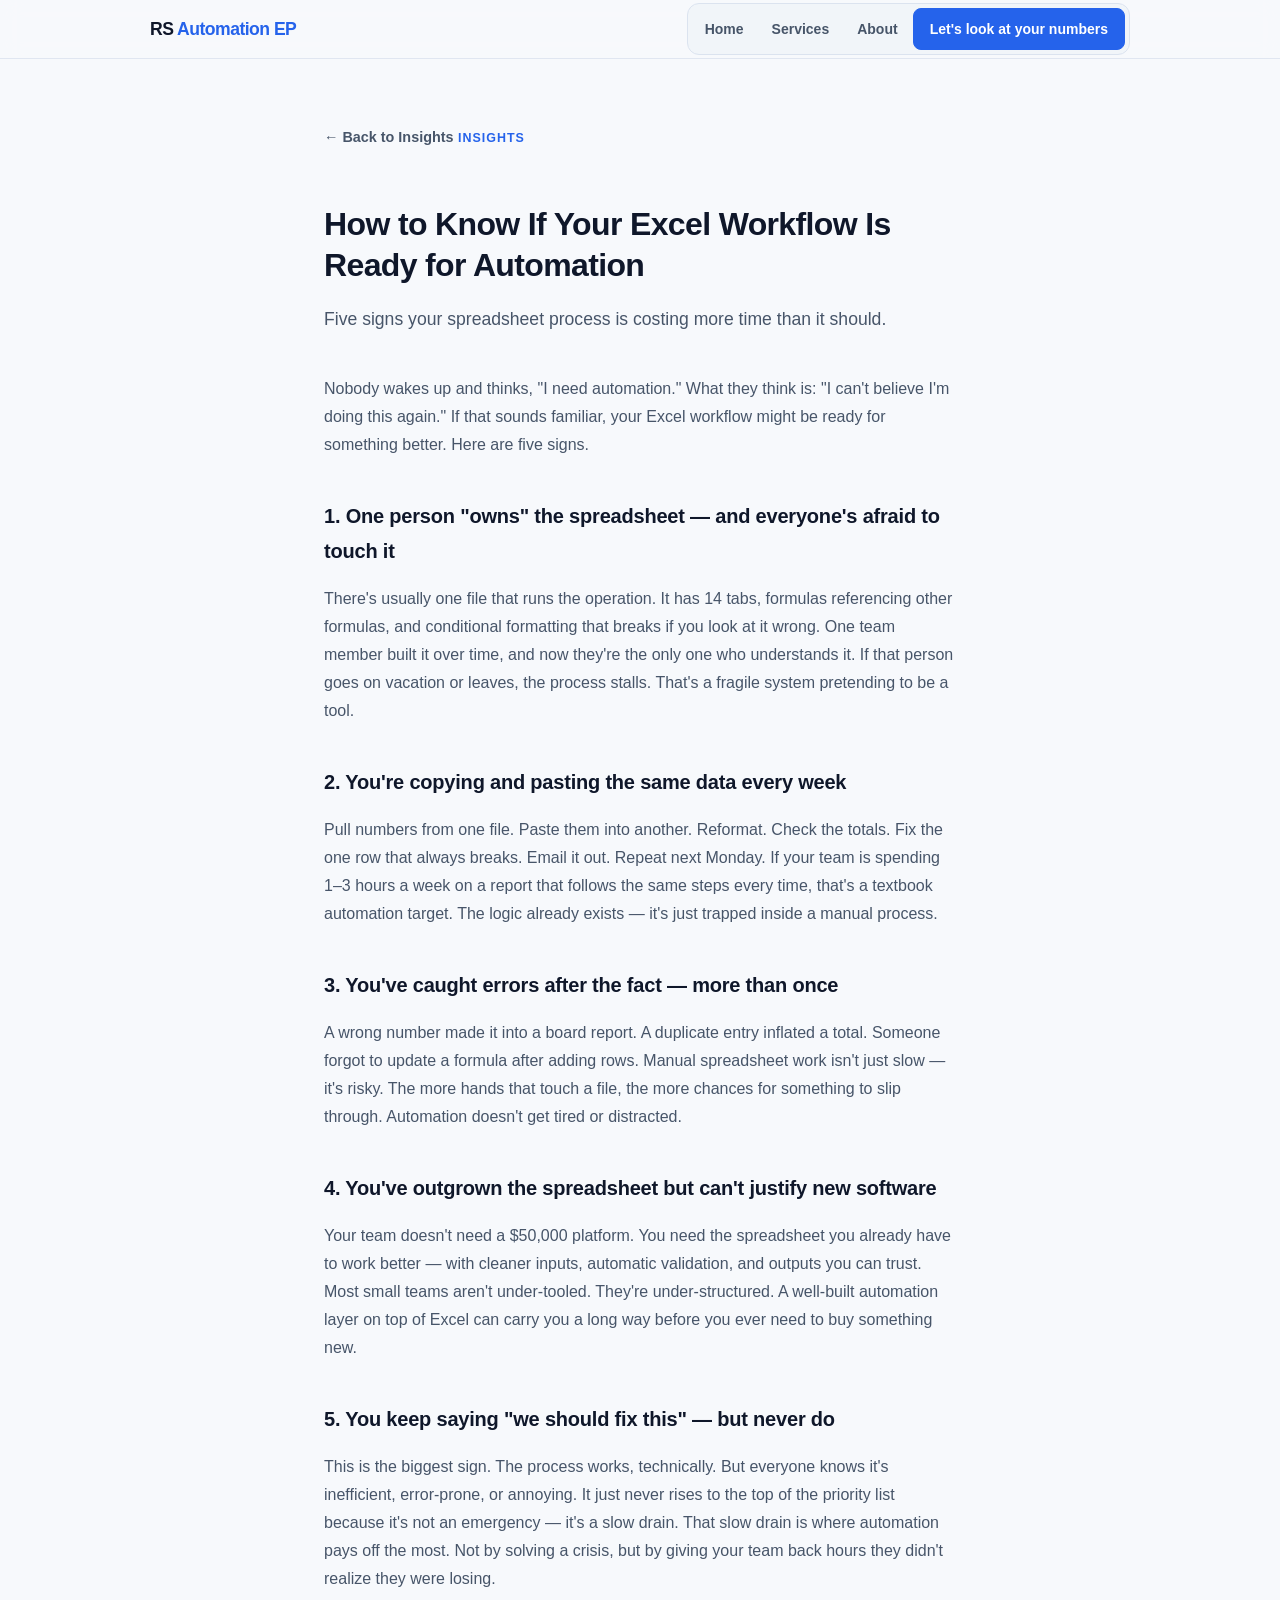
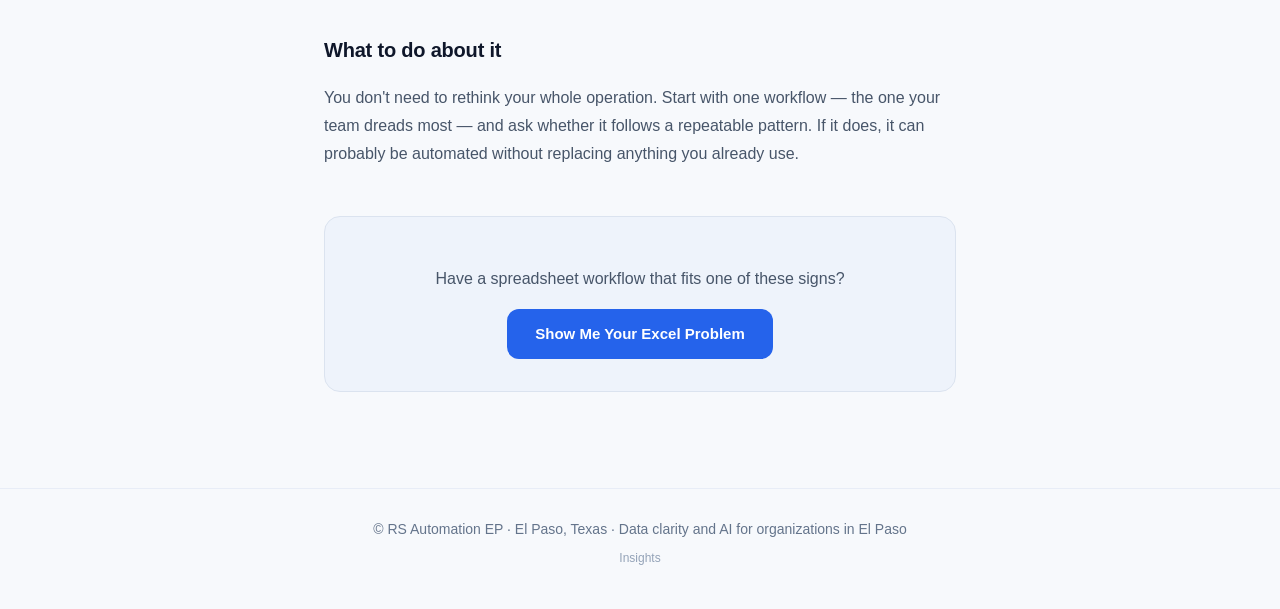
<file: insight-excel-workflow-ready-for-automation.html>
<!DOCTYPE html>
<html lang="en">
<head>
  <meta charset="UTF-8">
  <meta name="viewport" content="width=device-width, initial-scale=1.0">
  <title>How to Know If Your Excel Workflow Is Ready for Automation | RS Automation EP</title>
  <meta name="description" content="Five signs your spreadsheet process is costing more time than it should — and what to do about it.">
  <style>
    :root{
      --bg:#f7f9fc;
      --text:#0f172a;
      --muted:#475569;
      --line:#dbe3ef;
      --card:#ffffff;
      --brand:#2563eb;
      --brand-dark:#1d4ed8;
      --soft:#eef3fb;
      --radius:16px;
    }

    *{box-sizing:border-box}

    body{
      margin:0;
      font-family:Arial, Helvetica, sans-serif;
      background:var(--bg);
      color:var(--text);
      line-height:1.75;
    }

    a{ text-decoration:none; color:inherit; }

    .wrap{
      max-width:1020px;
      margin:0 auto;
      padding:0 20px;
    }

    /* NAV */
    .nav{
      position:sticky;
      top:0;
      z-index:20;
      position:relative;
      background:rgba(247,249,252,.88);
      backdrop-filter:blur(10px);
      border-bottom:1px solid rgba(219,227,239,.8);
    }
    .nav-inner{
      display:flex;
      align-items:center;
      justify-content:space-between;
      gap:16px;
      min-height:58px;
    }
    .brand{
      font-size:1.1rem;
      font-weight:800;
      letter-spacing:-0.03em;
      color:var(--text);
      white-space:nowrap;
    }
    .brand span{ color:var(--brand); }
    .menu{
      display:flex;
      align-items:center;
      gap:2px;
      background:#f1f5f9;
      border:1px solid var(--line);
      border-radius:12px;
      padding:4px;
    }
    .menu a:not(.btn){
      color:var(--muted);
      font-weight:600;
      font-size:14px;
      padding:7px 13px;
      border-radius:8px;
      transition:.15s ease;
    }
    .menu a:not(.btn):hover{ background:#fff; color:var(--text); }
    .btn{
      display:inline-block;
      padding:14px 20px;
      border-radius:12px;
      font-weight:700;
      border:1px solid var(--line);
      transition:.2s ease;
    }
    .btn-primary{
      background:var(--brand);
      color:#fff !important;
      border-color:var(--brand);
    }
    .btn-primary:hover{ background:var(--brand-dark); color:#fff !important; }
    .nav-cta{
      padding:8px 16px;
      font-size:14px;
      border-radius:8px;
    }

    /* HAMBURGER */
    .hamburger{
      display:none;
      flex-direction:column;
      justify-content:center;
      gap:5px;
      cursor:pointer;
      background:none;
      border:none;
      padding:6px;
    }
    .hamburger span{
      display:block;
      width:22px;
      height:2px;
      background:var(--text);
      border-radius:2px;
      transition:.25s ease;
    }
    .hamburger.open span:nth-child(1){ transform:translateY(7px) rotate(45deg); }
    .hamburger.open span:nth-child(2){ opacity:0; }
    .hamburger.open span:nth-child(3){ transform:translateY(-7px) rotate(-45deg); }

    /* FOOTER */
    footer{
      padding:28px 0 40px;
      color:#64748b;
      border-top:1px solid #e8edf7;
      font-size:14px;
    }

    /* ARTICLE */
    .article-wrapper{
      max-width:680px;
      margin:0 auto;
      padding:4rem 1.5rem 6rem;
    }
    .article-wrapper .label{
      font-size:.78rem;
      font-weight:800;
      letter-spacing:.08em;
      text-transform:uppercase;
      color:var(--brand);
      margin-bottom:.5rem;
      display:inline-block;
    }
    .article-wrapper h1{
      font-size:2rem;
      line-height:1.3;
      margin-bottom:1rem;
      color:var(--text);
      letter-spacing:-0.02em;
    }
    .article-wrapper .subtitle{
      font-size:1.1rem;
      color:var(--muted);
      margin-bottom:2.5rem;
    }
    .article-wrapper h2{
      font-size:1.25rem;
      margin:2.5rem 0 1rem;
      color:var(--text);
      letter-spacing:-0.01em;
    }
    .article-wrapper p{ margin-bottom:1.25rem; color:var(--muted); }
    .article-wrapper strong{ color:var(--text); }
    .back-link{
      display:inline-block;
      margin-bottom:2rem;
      color:var(--muted);
      text-decoration:none;
      font-size:.9rem;
      font-weight:600;
    }
    .back-link:hover{ color:var(--brand); }

    /* CTA BOX */
    .cta-box{
      margin-top:3rem;
      padding:2rem;
      background:var(--soft);
      border:1px solid var(--line);
      border-radius:var(--radius);
      text-align:center;
    }
    .cta-box p{ color:var(--muted); margin-bottom:1rem; }
    .cta-box a{
      display:inline-block;
      padding:12px 28px;
      background:var(--brand);
      color:#fff !important;
      border-radius:12px;
      font-weight:700;
      font-size:15px;
      transition:.2s ease;
    }
    .cta-box a:hover{ background:var(--brand-dark); }

    /* BEFORE/AFTER (used in reporting article) */
    .before-after{
      display:grid;
      grid-template-columns:1fr 1fr;
      gap:1.5rem;
      margin:1.5rem 0 2rem;
    }
    .before-after .col{
      padding:1.25rem;
      border:1px solid var(--line);
      border-radius:var(--radius);
      background:var(--card);
    }
    .before-after .col h3{
      font-size:.85rem;
      text-transform:uppercase;
      letter-spacing:.08em;
      margin-bottom:.75rem;
    }
    .before-after .col.before h3{ color:#ef4444; }
    .before-after .col.after h3{ color:#22c55e; }
    .before-after .col p{ font-size:.95rem; margin-bottom:.5rem; }

    @media(max-width:860px){
      .hamburger{ display:flex; }
      .menu{
        display:none;
        position:absolute;
        top:58px;
        left:0;
        right:0;
        flex-direction:column;
        align-items:stretch;
        gap:0;
        background:#fff;
        border-bottom:1px solid var(--line);
        border-radius:0;
        padding:8px 20px 16px;
        box-shadow:0 8px 24px rgba(15,23,42,.1);
        z-index:99;
      }
      .menu.open{ display:flex; }
      .menu a:not(.btn){
        padding:13px 4px;
        border-radius:0;
        border-bottom:1px solid #f1f5f9;
        font-size:15px;
      }
      .nav-cta{
        margin-top:10px;
        text-align:center;
        border-bottom:none !important;
      }
      .before-after{ grid-template-columns:1fr; }
    }
  </style>
</head>
<body>

  <header class="nav">
    <div class="wrap nav-inner">
      <a href="index.html" class="brand">RS <span>Automation EP</span></a>

      <button class="hamburger" id="hamburger" aria-label="Toggle menu">
        <span></span><span></span><span></span>
      </button>

      <nav class="menu" id="nav-menu">
        <a href="index.html">Home</a>
        <a href="services.html">Services</a>
        <a href="about.html">About</a>
        <a class="btn btn-primary nav-cta" href="contact.html">Let's look at your numbers</a>
      </nav>
    </div>
  </header>

  <script>
    const hb = document.getElementById('hamburger');
    const nm = document.getElementById('nav-menu');
    hb.addEventListener('click', () => {
      hb.classList.toggle('open');
      nm.classList.toggle('open');
    });
    nm.querySelectorAll('a').forEach(a => a.addEventListener('click', () => {
      hb.classList.remove('open');
      nm.classList.remove('open');
    }));
  </script>

  <div class="article-wrapper">

    <a href="insights.html" class="back-link">← Back to Insights</a>

    <div class="label">Insights</div>
    <h1>How to Know If Your Excel Workflow Is Ready for Automation</h1>
    <p class="subtitle">Five signs your spreadsheet process is costing more time than it should.</p>

    <p>Nobody wakes up and thinks, "I need automation." What they think is: "I can't believe I'm doing this again." If that sounds familiar, your Excel workflow might be ready for something better. Here are five signs.</p>

    <h2>1. One person "owns" the spreadsheet — and everyone's afraid to touch it</h2>
    <p>There's usually one file that runs the operation. It has 14 tabs, formulas referencing other formulas, and conditional formatting that breaks if you look at it wrong. One team member built it over time, and now they're the only one who understands it. If that person goes on vacation or leaves, the process stalls. That's a fragile system pretending to be a tool.</p>

    <h2>2. You're copying and pasting the same data every week</h2>
    <p>Pull numbers from one file. Paste them into another. Reformat. Check the totals. Fix the one row that always breaks. Email it out. Repeat next Monday. If your team is spending 1–3 hours a week on a report that follows the same steps every time, that's a textbook automation target. The logic already exists — it's just trapped inside a manual process.</p>

    <h2>3. You've caught errors after the fact — more than once</h2>
    <p>A wrong number made it into a board report. A duplicate entry inflated a total. Someone forgot to update a formula after adding rows. Manual spreadsheet work isn't just slow — it's risky. The more hands that touch a file, the more chances for something to slip through. Automation doesn't get tired or distracted.</p>

    <h2>4. You've outgrown the spreadsheet but can't justify new software</h2>
    <p>Your team doesn't need a $50,000 platform. You need the spreadsheet you already have to work better — with cleaner inputs, automatic validation, and outputs you can trust. Most small teams aren't under-tooled. They're under-structured. A well-built automation layer on top of Excel can carry you a long way before you ever need to buy something new.</p>

    <h2>5. You keep saying "we should fix this" — but never do</h2>
    <p>This is the biggest sign. The process works, technically. But everyone knows it's inefficient, error-prone, or annoying. It just never rises to the top of the priority list because it's not an emergency — it's a slow drain. That slow drain is where automation pays off the most. Not by solving a crisis, but by giving your team back hours they didn't realize they were losing.</p>

    <h2>What to do about it</h2>
    <p>You don't need to rethink your whole operation. Start with one workflow — the one your team dreads most — and ask whether it follows a repeatable pattern. If it does, it can probably be automated without replacing anything you already use.</p>

    <div class="cta-box">
      <p>Have a spreadsheet workflow that fits one of these signs?</p>
      <a href="contact.html">Show Me Your Excel Problem</a>
    </div>

  </div>

  <footer>
    <div class="wrap" style="text-align:center;">
      © RS Automation EP · El Paso, Texas · Data clarity and AI for organizations in El Paso
      <br><a href="insights.html" style="color:#94a3b8; font-size:12px; margin-top:6px; display:inline-block;">Insights</a>
    </div>
  </footer>

</body>
</html>
</file>
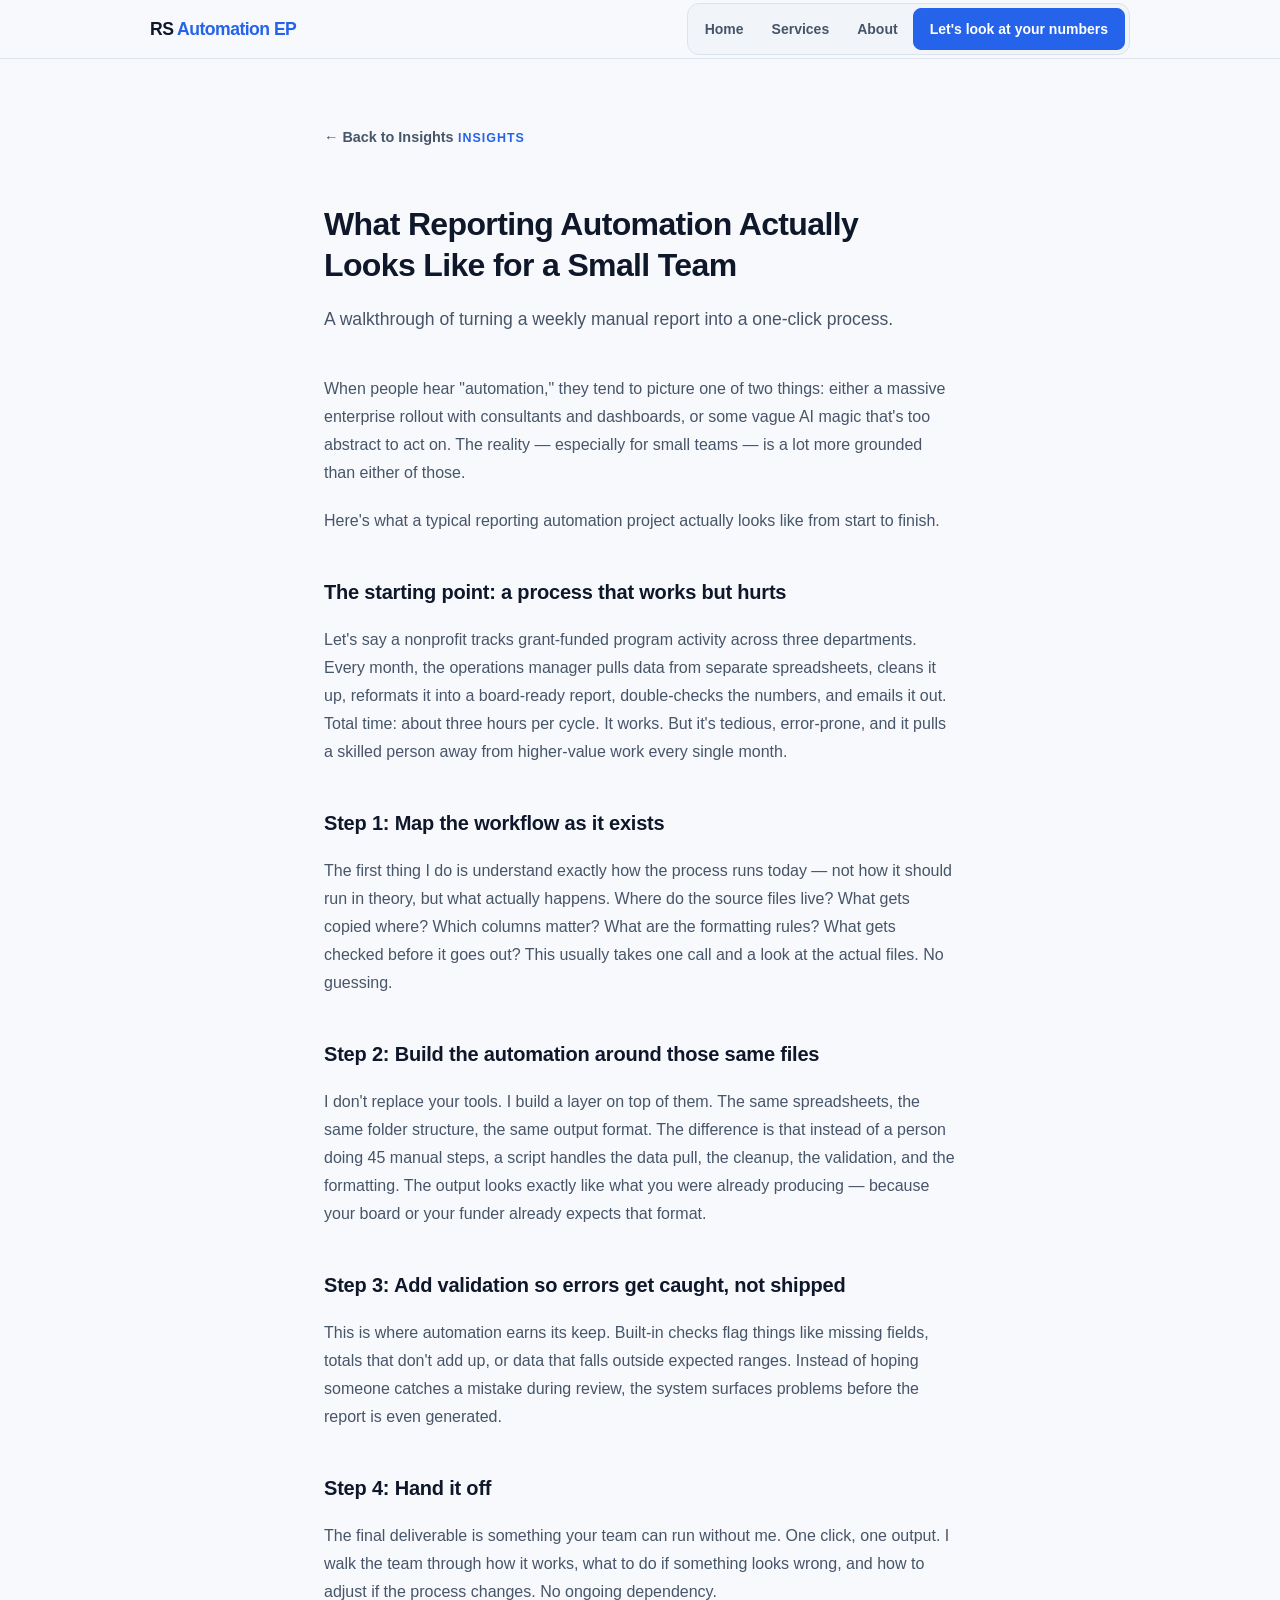
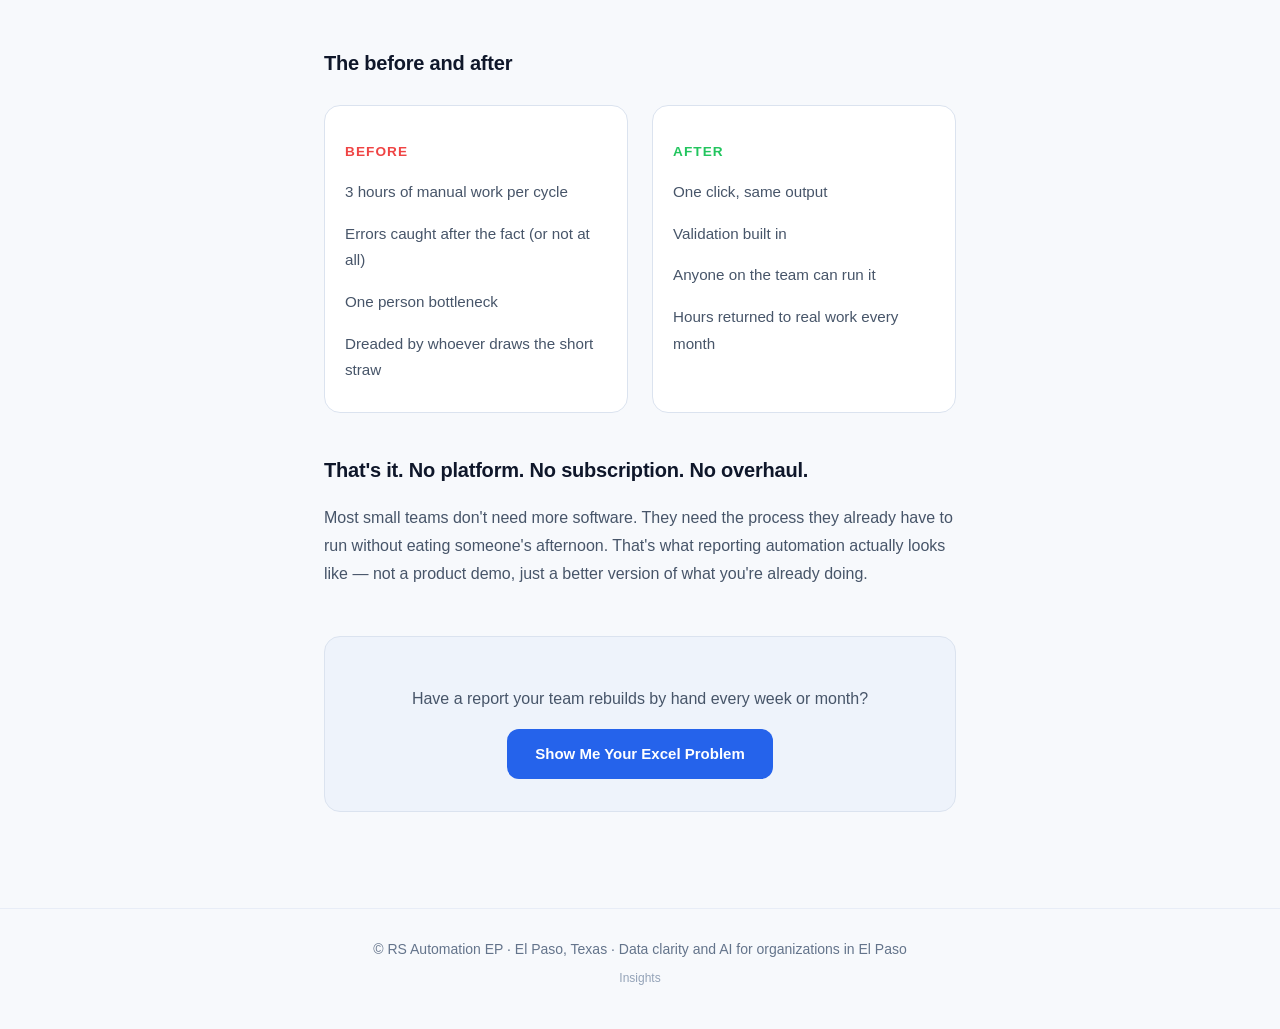
<file: insight-reporting-automation-small-team.html>
<!DOCTYPE html>
<html lang="en">
<head>
  <meta charset="UTF-8">
  <meta name="viewport" content="width=device-width, initial-scale=1.0">
  <title>What Reporting Automation Actually Looks Like for a Small Team | RS Automation EP</title>
  <meta name="description" content="A walkthrough of turning a weekly manual report into a one-click process — no new software required.">
  <style>
    :root{
      --bg:#f7f9fc;
      --text:#0f172a;
      --muted:#475569;
      --line:#dbe3ef;
      --card:#ffffff;
      --brand:#2563eb;
      --brand-dark:#1d4ed8;
      --soft:#eef3fb;
      --radius:16px;
    }

    *{box-sizing:border-box}

    body{
      margin:0;
      font-family:Arial, Helvetica, sans-serif;
      background:var(--bg);
      color:var(--text);
      line-height:1.75;
    }

    a{ text-decoration:none; color:inherit; }

    .wrap{
      max-width:1020px;
      margin:0 auto;
      padding:0 20px;
    }

    /* NAV */
    .nav{
      position:sticky;
      top:0;
      z-index:20;
      position:relative;
      background:rgba(247,249,252,.88);
      backdrop-filter:blur(10px);
      border-bottom:1px solid rgba(219,227,239,.8);
    }
    .nav-inner{
      display:flex;
      align-items:center;
      justify-content:space-between;
      gap:16px;
      min-height:58px;
    }
    .brand{
      font-size:1.1rem;
      font-weight:800;
      letter-spacing:-0.03em;
      color:var(--text);
      white-space:nowrap;
    }
    .brand span{ color:var(--brand); }
    .menu{
      display:flex;
      align-items:center;
      gap:2px;
      background:#f1f5f9;
      border:1px solid var(--line);
      border-radius:12px;
      padding:4px;
    }
    .menu a:not(.btn){
      color:var(--muted);
      font-weight:600;
      font-size:14px;
      padding:7px 13px;
      border-radius:8px;
      transition:.15s ease;
    }
    .menu a:not(.btn):hover{ background:#fff; color:var(--text); }
    .btn{
      display:inline-block;
      padding:14px 20px;
      border-radius:12px;
      font-weight:700;
      border:1px solid var(--line);
      transition:.2s ease;
    }
    .btn-primary{
      background:var(--brand);
      color:#fff !important;
      border-color:var(--brand);
    }
    .btn-primary:hover{ background:var(--brand-dark); color:#fff !important; }
    .nav-cta{
      padding:8px 16px;
      font-size:14px;
      border-radius:8px;
    }

    /* HAMBURGER */
    .hamburger{
      display:none;
      flex-direction:column;
      justify-content:center;
      gap:5px;
      cursor:pointer;
      background:none;
      border:none;
      padding:6px;
    }
    .hamburger span{
      display:block;
      width:22px;
      height:2px;
      background:var(--text);
      border-radius:2px;
      transition:.25s ease;
    }
    .hamburger.open span:nth-child(1){ transform:translateY(7px) rotate(45deg); }
    .hamburger.open span:nth-child(2){ opacity:0; }
    .hamburger.open span:nth-child(3){ transform:translateY(-7px) rotate(-45deg); }

    /* FOOTER */
    footer{
      padding:28px 0 40px;
      color:#64748b;
      border-top:1px solid #e8edf7;
      font-size:14px;
    }

    /* ARTICLE */
    .article-wrapper{
      max-width:680px;
      margin:0 auto;
      padding:4rem 1.5rem 6rem;
    }
    .article-wrapper .label{
      font-size:.78rem;
      font-weight:800;
      letter-spacing:.08em;
      text-transform:uppercase;
      color:var(--brand);
      margin-bottom:.5rem;
      display:inline-block;
    }
    .article-wrapper h1{
      font-size:2rem;
      line-height:1.3;
      margin-bottom:1rem;
      color:var(--text);
      letter-spacing:-0.02em;
    }
    .article-wrapper .subtitle{
      font-size:1.1rem;
      color:var(--muted);
      margin-bottom:2.5rem;
    }
    .article-wrapper h2{
      font-size:1.25rem;
      margin:2.5rem 0 1rem;
      color:var(--text);
      letter-spacing:-0.01em;
    }
    .article-wrapper p{ margin-bottom:1.25rem; color:var(--muted); }
    .article-wrapper strong{ color:var(--text); }
    .back-link{
      display:inline-block;
      margin-bottom:2rem;
      color:var(--muted);
      text-decoration:none;
      font-size:.9rem;
      font-weight:600;
    }
    .back-link:hover{ color:var(--brand); }

    /* CTA BOX */
    .cta-box{
      margin-top:3rem;
      padding:2rem;
      background:var(--soft);
      border:1px solid var(--line);
      border-radius:var(--radius);
      text-align:center;
    }
    .cta-box p{ color:var(--muted); margin-bottom:1rem; }
    .cta-box a{
      display:inline-block;
      padding:12px 28px;
      background:var(--brand);
      color:#fff !important;
      border-radius:12px;
      font-weight:700;
      font-size:15px;
      transition:.2s ease;
    }
    .cta-box a:hover{ background:var(--brand-dark); }

    /* BEFORE/AFTER (used in reporting article) */
    .before-after{
      display:grid;
      grid-template-columns:1fr 1fr;
      gap:1.5rem;
      margin:1.5rem 0 2rem;
    }
    .before-after .col{
      padding:1.25rem;
      border:1px solid var(--line);
      border-radius:var(--radius);
      background:var(--card);
    }
    .before-after .col h3{
      font-size:.85rem;
      text-transform:uppercase;
      letter-spacing:.08em;
      margin-bottom:.75rem;
    }
    .before-after .col.before h3{ color:#ef4444; }
    .before-after .col.after h3{ color:#22c55e; }
    .before-after .col p{ font-size:.95rem; margin-bottom:.5rem; }

    @media(max-width:860px){
      .hamburger{ display:flex; }
      .menu{
        display:none;
        position:absolute;
        top:58px;
        left:0;
        right:0;
        flex-direction:column;
        align-items:stretch;
        gap:0;
        background:#fff;
        border-bottom:1px solid var(--line);
        border-radius:0;
        padding:8px 20px 16px;
        box-shadow:0 8px 24px rgba(15,23,42,.1);
        z-index:99;
      }
      .menu.open{ display:flex; }
      .menu a:not(.btn){
        padding:13px 4px;
        border-radius:0;
        border-bottom:1px solid #f1f5f9;
        font-size:15px;
      }
      .nav-cta{
        margin-top:10px;
        text-align:center;
        border-bottom:none !important;
      }
      .before-after{ grid-template-columns:1fr; }
    }
  </style>
</head>
<body>

  <header class="nav">
    <div class="wrap nav-inner">
      <a href="index.html" class="brand">RS <span>Automation EP</span></a>

      <button class="hamburger" id="hamburger" aria-label="Toggle menu">
        <span></span><span></span><span></span>
      </button>

      <nav class="menu" id="nav-menu">
        <a href="index.html">Home</a>
        <a href="services.html">Services</a>
        <a href="about.html">About</a>
        <a class="btn btn-primary nav-cta" href="contact.html">Let's look at your numbers</a>
      </nav>
    </div>
  </header>

  <script>
    const hb = document.getElementById('hamburger');
    const nm = document.getElementById('nav-menu');
    hb.addEventListener('click', () => {
      hb.classList.toggle('open');
      nm.classList.toggle('open');
    });
    nm.querySelectorAll('a').forEach(a => a.addEventListener('click', () => {
      hb.classList.remove('open');
      nm.classList.remove('open');
    }));
  </script>

  <div class="article-wrapper">

    <a href="insights.html" class="back-link">← Back to Insights</a>

    <div class="label">Insights</div>
    <h1>What Reporting Automation Actually Looks Like for a Small Team</h1>
    <p class="subtitle">A walkthrough of turning a weekly manual report into a one-click process.</p>

    <p>When people hear "automation," they tend to picture one of two things: either a massive enterprise rollout with consultants and dashboards, or some vague AI magic that's too abstract to act on. The reality — especially for small teams — is a lot more grounded than either of those.</p>

    <p>Here's what a typical reporting automation project actually looks like from start to finish.</p>

    <h2>The starting point: a process that works but hurts</h2>
    <p>Let's say a nonprofit tracks grant-funded program activity across three departments. Every month, the operations manager pulls data from separate spreadsheets, cleans it up, reformats it into a board-ready report, double-checks the numbers, and emails it out. Total time: about three hours per cycle. It works. But it's tedious, error-prone, and it pulls a skilled person away from higher-value work every single month.</p>

    <h2>Step 1: Map the workflow as it exists</h2>
    <p>The first thing I do is understand exactly how the process runs today — not how it should run in theory, but what actually happens. Where do the source files live? What gets copied where? Which columns matter? What are the formatting rules? What gets checked before it goes out? This usually takes one call and a look at the actual files. No guessing.</p>

    <h2>Step 2: Build the automation around those same files</h2>
    <p>I don't replace your tools. I build a layer on top of them. The same spreadsheets, the same folder structure, the same output format. The difference is that instead of a person doing 45 manual steps, a script handles the data pull, the cleanup, the validation, and the formatting. The output looks exactly like what you were already producing — because your board or your funder already expects that format.</p>

    <h2>Step 3: Add validation so errors get caught, not shipped</h2>
    <p>This is where automation earns its keep. Built-in checks flag things like missing fields, totals that don't add up, or data that falls outside expected ranges. Instead of hoping someone catches a mistake during review, the system surfaces problems before the report is even generated.</p>

    <h2>Step 4: Hand it off</h2>
    <p>The final deliverable is something your team can run without me. One click, one output. I walk the team through how it works, what to do if something looks wrong, and how to adjust if the process changes. No ongoing dependency.</p>

    <h2>The before and after</h2>

    <div class="before-after">
      <div class="col before">
        <h3>Before</h3>
        <p>3 hours of manual work per cycle</p>
        <p>Errors caught after the fact (or not at all)</p>
        <p>One person bottleneck</p>
        <p>Dreaded by whoever draws the short straw</p>
      </div>
      <div class="col after">
        <h3>After</h3>
        <p>One click, same output</p>
        <p>Validation built in</p>
        <p>Anyone on the team can run it</p>
        <p>Hours returned to real work every month</p>
      </div>
    </div>

    <h2>That's it. No platform. No subscription. No overhaul.</h2>
    <p>Most small teams don't need more software. They need the process they already have to run without eating someone's afternoon. That's what reporting automation actually looks like — not a product demo, just a better version of what you're already doing.</p>

    <div class="cta-box">
      <p>Have a report your team rebuilds by hand every week or month?</p>
      <a href="contact.html">Show Me Your Excel Problem</a>
    </div>

  </div>

  <footer>
    <div class="wrap" style="text-align:center;">
      © RS Automation EP · El Paso, Texas · Data clarity and AI for organizations in El Paso
      <br><a href="insights.html" style="color:#94a3b8; font-size:12px; margin-top:6px; display:inline-block;">Insights</a>
    </div>
  </footer>

</body>
</html>
</file>
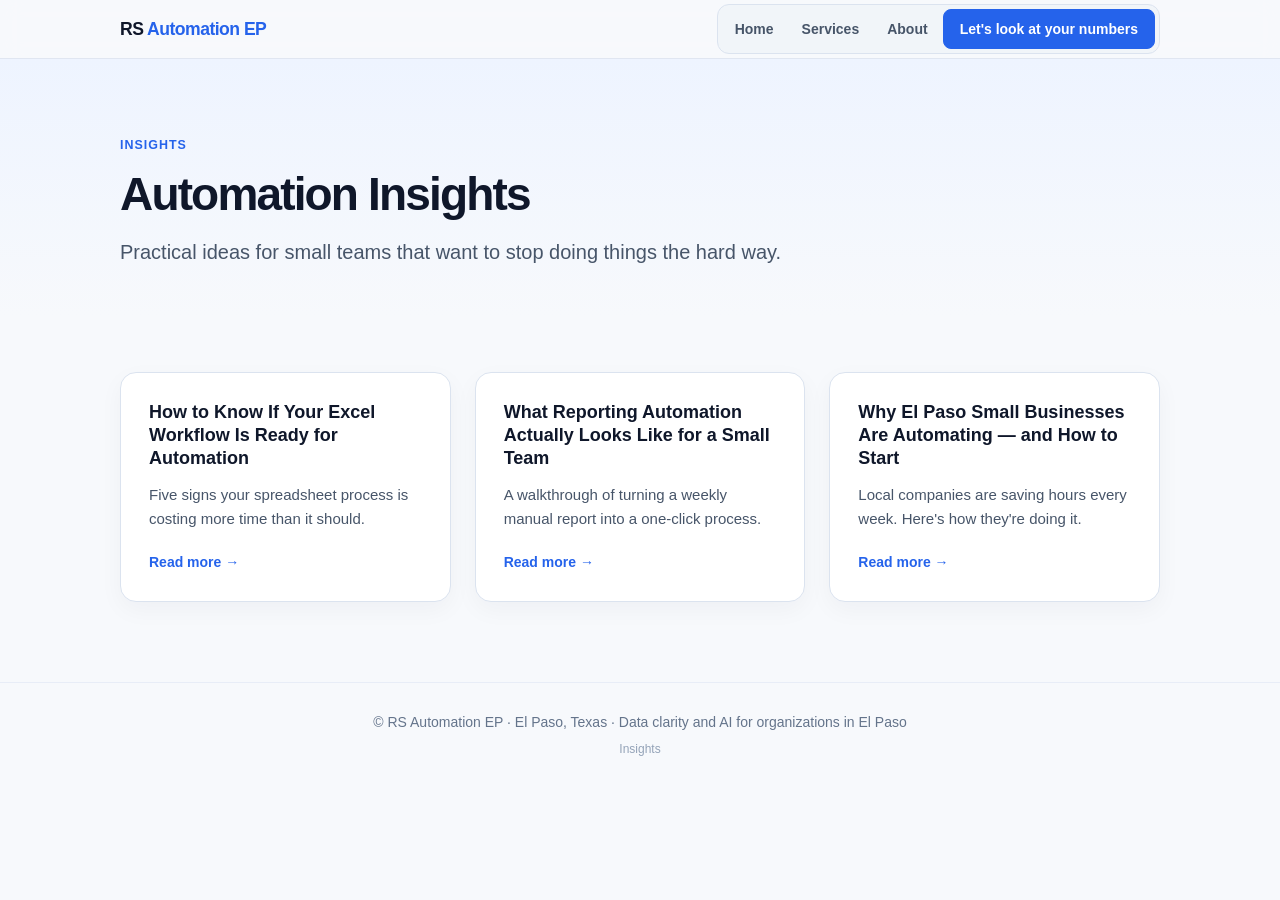
<file: insights.html>
<!DOCTYPE html>
<html lang="en">
<head>
  <meta charset="UTF-8" />
  <meta name="viewport" content="width=device-width, initial-scale=1.0" />
  <title>Insights | RS Automation EP</title>
  <meta name="description" content="Practical automation ideas for small teams that want to stop doing things the hard way." />
  <style>
    :root{
      --bg:#f7f9fc;
      --text:#0f172a;
      --muted:#475569;
      --line:#dbe3ef;
      --card:#ffffff;
      --brand:#2563eb;
      --brand-dark:#1d4ed8;
      --soft:#eef3fb;
      --radius:16px;
    }

    *{box-sizing:border-box}

    body{
      margin:0;
      font-family:Arial, Helvetica, sans-serif;
      background:var(--bg);
      color:var(--text);
      line-height:1.6;
    }

    a{
      text-decoration:none;
      color:inherit;
    }

    .wrap{
      max-width:1080px;
      margin:0 auto;
      padding:0 20px;
    }

    .nav{
      position:sticky;
      top:0;
      z-index:20;
      position:relative;
      background:rgba(247,249,252,.88);
      backdrop-filter:blur(10px);
      border-bottom:1px solid rgba(219,227,239,.8);
    }

    .nav-inner{
      display:flex;
      align-items:center;
      justify-content:space-between;
      gap:16px;
      min-height:58px;
    }

    .brand{
      font-size:1.1rem;
      font-weight:800;
      letter-spacing:-0.03em;
      color:var(--text);
      white-space:nowrap;
    }

    .brand span{
      color:var(--brand);
    }

    .menu{
      display:flex;
      align-items:center;
      gap:2px;
      background:#f1f5f9;
      border:1px solid var(--line);
      border-radius:12px;
      padding:4px;
    }

    .menu a:not(.btn){
      color:var(--muted);
      font-weight:600;
      font-size:14px;
      padding:7px 13px;
      border-radius:8px;
      transition:.15s ease;
    }

    .menu a:not(.btn):hover{
      background:#fff;
      color:var(--text);
    }

    .btn{
      display:inline-block;
      padding:14px 20px;
      border-radius:12px;
      font-weight:700;
      border:1px solid var(--line);
      transition:.2s ease;
    }

    .btn-primary{
      background:var(--brand);
      color:#fff !important;
      border-color:var(--brand);
    }

    .btn-primary:hover{
      background:var(--brand-dark);
      color:#fff !important;
    }

    .btn-secondary{
      background:#fff;
      color:var(--text);
    }

    .btn-secondary:hover{
      border-color:#c6d2ea;
      background:#fdfefe;
    }

    .nav-cta{
      padding:8px 16px;
      font-size:14px;
      border-radius:8px;
    }

    .hero{
      padding:72px 0 48px;
      background:linear-gradient(180deg, #eef4ff 0%, #f7f9fc 100%);
    }

    .eyebrow{
      display:inline-block;
      margin-bottom:14px;
      font-size:.78rem;
      font-weight:800;
      letter-spacing:.08em;
      text-transform:uppercase;
      color:var(--brand);
    }

    h1{
      margin:0 0 16px;
      font-size:46px;
      line-height:1.08;
      letter-spacing:-0.04em;
      max-width:900px;
    }

    .lead{
      margin:0;
      font-size:20px;
      color:var(--muted);
      max-width:760px;
    }

    h2{
      margin:0 0 14px;
      font-size:30px;
      line-height:1.15;
      letter-spacing:-0.03em;
    }

    h3{
      margin:0 0 10px;
      font-size:20px;
      line-height:1.2;
    }

    p{
      margin:0 0 14px;
      color:var(--muted);
    }

    .section{
      padding:56px 0 72px;
    }

    .insights-grid{
      display:grid;
      grid-template-columns:repeat(3, 1fr);
      gap:24px;
    }

    .insight-card{
      background:var(--card);
      border:1px solid var(--line);
      border-radius:var(--radius);
      padding:28px;
      box-shadow:0 8px 24px rgba(15,23,42,.04);
      display:flex;
      flex-direction:column;
    }

    .insight-card h3{
      margin:0 0 12px;
      font-size:18px;
      line-height:1.3;
      color:var(--text);
    }

    .insight-card p{
      margin:0 0 20px;
      color:var(--muted);
      font-size:15px;
      flex:1;
    }

    .read-more{
      display:inline-block;
      font-size:14px;
      font-weight:700;
      color:var(--brand);
      transition:.15s ease;
    }

    .read-more:hover{
      color:var(--brand-dark);
    }

    .footer{
      padding:28px 0 40px;
      color:#64748b;
      border-top:1px solid #e8edf7;
      margin-top:8px;
      font-size:14px;
    }

    .hamburger{
      display:none;
      flex-direction:column;
      justify-content:center;
      gap:5px;
      cursor:pointer;
      background:none;
      border:none;
      padding:6px;
    }

    .hamburger span{
      display:block;
      width:22px;
      height:2px;
      background:var(--text);
      border-radius:2px;
      transition:.25s ease;
    }

    .hamburger.open span:nth-child(1){ transform:translateY(7px) rotate(45deg); }
    .hamburger.open span:nth-child(2){ opacity:0; }
    .hamburger.open span:nth-child(3){ transform:translateY(-7px) rotate(-45deg); }

    @media (max-width: 860px){
      .insights-grid{
        grid-template-columns:1fr;
      }

      .hamburger{
        display:flex;
      }

      .menu{
        display:none;
        position:absolute;
        top:58px;
        left:0;
        right:0;
        flex-direction:column;
        align-items:stretch;
        gap:0;
        background:#fff;
        border-bottom:1px solid var(--line);
        border-radius:0;
        padding:8px 20px 16px;
        box-shadow:0 8px 24px rgba(15,23,42,.1);
        z-index:99;
      }

      .menu.open{
        display:flex;
      }

      .menu a:not(.btn){
        padding:13px 4px;
        border-radius:0;
        border-bottom:1px solid #f1f5f9;
        font-size:15px;
      }

      .nav-cta{
        margin-top:10px;
        text-align:center;
        border-bottom:none !important;
      }

      h1{
        font-size:38px;
      }

      h2{
        font-size:26px;
      }

      .lead{
        font-size:18px;
      }
    }
  </style>
</head>
<body>
  <header class="nav">
    <div class="wrap nav-inner">
      <a href="index.html" class="brand">RS <span>Automation EP</span></a>

      <button class="hamburger" id="hamburger" aria-label="Toggle menu">
        <span></span><span></span><span></span>
      </button>

      <nav class="menu" id="nav-menu">
        <a href="index.html">Home</a>
        <a href="services.html">Services</a>
        <a href="about.html">About</a>
        <a class="btn btn-primary nav-cta" href="contact.html">Let's look at your numbers</a>
      </nav>
    </div>
  </header>

  <script>
    const hb = document.getElementById('hamburger');
    const nm = document.getElementById('nav-menu');
    hb.addEventListener('click', () => {
      hb.classList.toggle('open');
      nm.classList.toggle('open');
    });
    nm.querySelectorAll('a').forEach(a => a.addEventListener('click', () => {
      hb.classList.remove('open');
      nm.classList.remove('open');
    }));
  </script>

  <main>
    <section class="hero">
      <div class="wrap">
        <div class="eyebrow">Insights</div>
        <h1>Automation Insights</h1>
        <p class="lead">
          Practical ideas for small teams that want to stop doing things the hard way.
        </p>
      </div>
    </section>

    <section class="section">
      <div class="wrap">
        <div class="insights-grid">

          <div class="insight-card">
            <h3>How to Know If Your Excel Workflow Is Ready for Automation</h3>
            <p>Five signs your spreadsheet process is costing more time than it should.</p>
            <a href="insight-excel-workflow-ready-for-automation.html" class="read-more">Read more →</a>
          </div>

          <div class="insight-card">
            <h3>What Reporting Automation Actually Looks Like for a Small Team</h3>
            <p>A walkthrough of turning a weekly manual report into a one-click process.</p>
            <a href="insight-reporting-automation-small-team.html" class="read-more">Read more →</a>
          </div>

          <div class="insight-card">
            <h3>Why El Paso Small Businesses Are Automating — and How to Start</h3>
            <p>Local companies are saving hours every week. Here's how they're doing it.</p>
            <a href="insight-el-paso-small-business-automation.html" class="read-more">Read more →</a>
          </div>

        </div>
      </div>
    </section>
  </main>

  <footer class="footer">
    <div class="wrap" style="text-align:center;">
        © RS Automation EP · El Paso, Texas · Data clarity and AI for organizations in El Paso
        <br><a href="insights.html" style="color:#94a3b8; font-size:12px; margin-top:6px; display:inline-block;">Insights</a>
    </div>
  </footer>
</body>
</html>
</file>
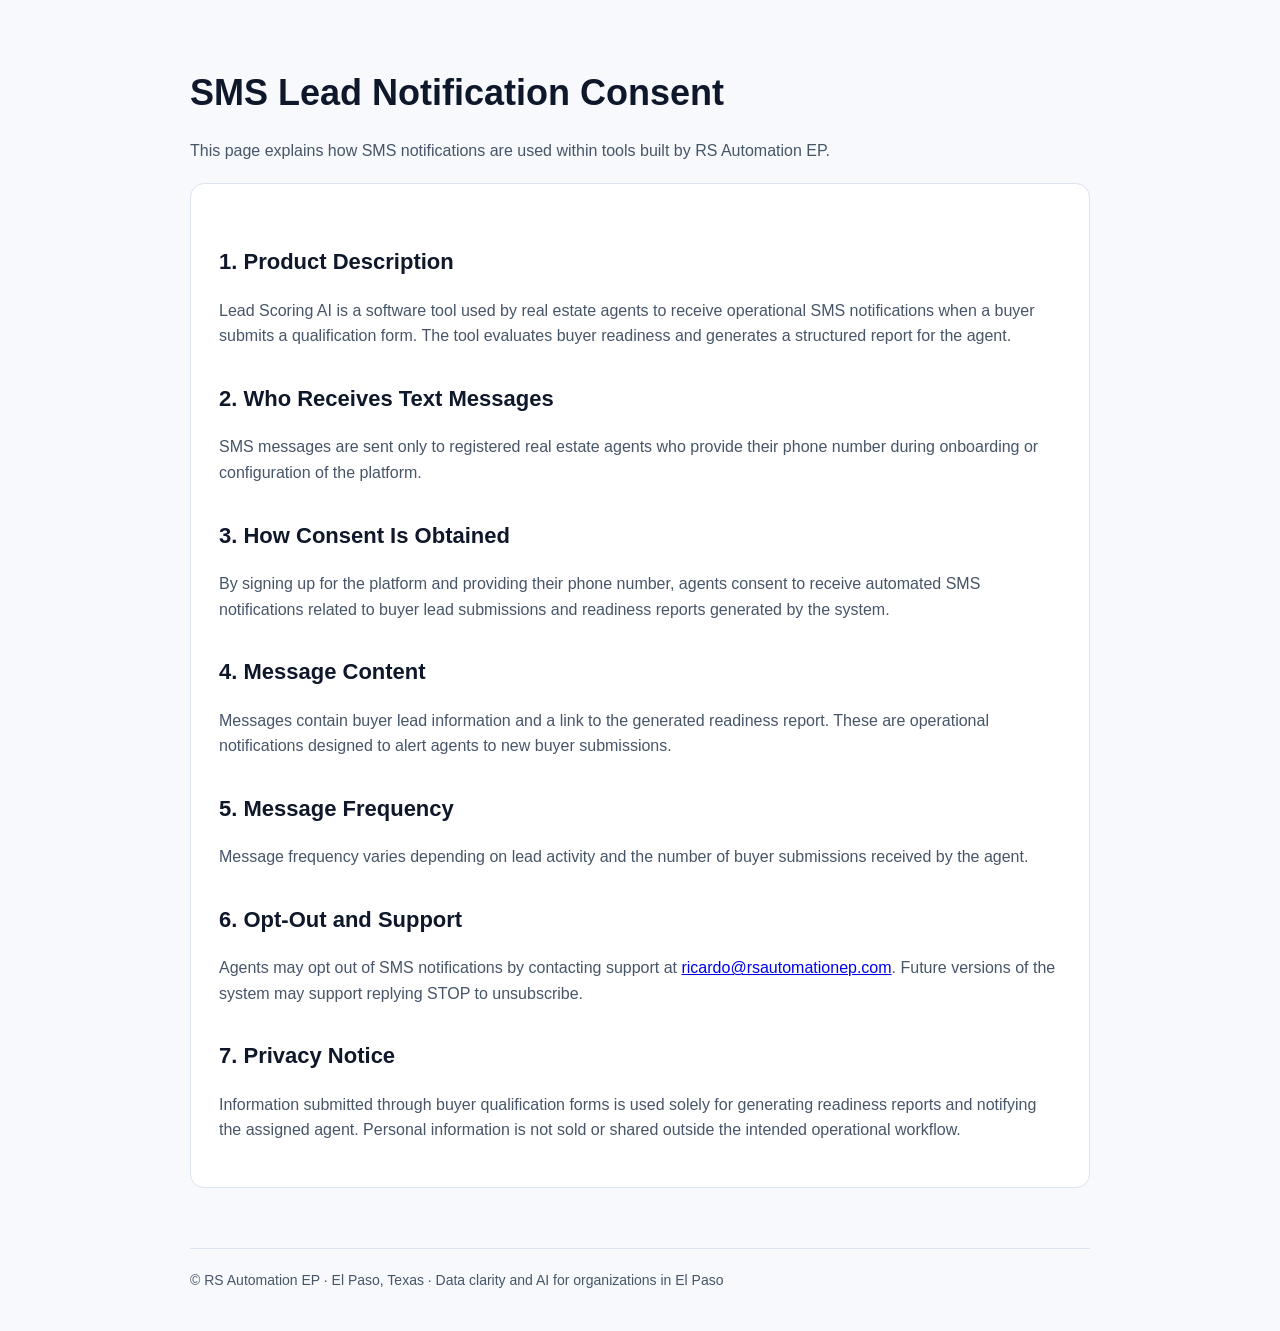
<file: lead-consent.html>
<!DOCTYPE html>
<html lang="en">
<head>
<meta charset="UTF-8">
<meta name="viewport" content="width=device-width, initial-scale=1.0">
<title>Lead Notification SMS Consent | RS Automation EP</title>

<style>
:root{
--bg:#f7f9fc;
--text:#0f172a;
--muted:#475569;
--line:#dbe3ef;
--card:#ffffff;
--brand:#2563eb;
}

body{
margin:0;
font-family:Arial, Helvetica, sans-serif;
background:var(--bg);
color:var(--text);
line-height:1.6;
}

.wrap{
max-width:900px;
margin:auto;
padding:40px 20px;
}

h1{
font-size:36px;
margin-bottom:12px;
}

h2{
margin-top:32px;
font-size:22px;
}

p{
color:var(--muted);
}

.card{
background:var(--card);
border:1px solid var(--line);
border-radius:14px;
padding:28px;
margin-top:20px;
}

.footer{
margin-top:60px;
padding-top:20px;
border-top:1px solid var(--line);
font-size:14px;
color:var(--muted);
}
</style>

</head>
<body>

<div class="wrap">

<h1>SMS Lead Notification Consent</h1>

<p>
This page explains how SMS notifications are used within tools built by RS Automation EP.
</p>

<div class="card">

<h2>1. Product Description</h2>
<p>
Lead Scoring AI is a software tool used by real estate agents to receive operational SMS notifications when a buyer submits a qualification form. The tool evaluates buyer readiness and generates a structured report for the agent.
</p>

<h2>2. Who Receives Text Messages</h2>
<p>
SMS messages are sent only to registered real estate agents who provide their phone number during onboarding or configuration of the platform.
</p>

<h2>3. How Consent Is Obtained</h2>
<p>
By signing up for the platform and providing their phone number, agents consent to receive automated SMS notifications related to buyer lead submissions and readiness reports generated by the system.
</p>

<h2>4. Message Content</h2>
<p>
Messages contain buyer lead information and a link to the generated readiness report. These are operational notifications designed to alert agents to new buyer submissions.
</p>

<h2>5. Message Frequency</h2>
<p>
Message frequency varies depending on lead activity and the number of buyer submissions received by the agent.
</p>

<h2>6. Opt-Out and Support</h2>
<p>
Agents may opt out of SMS notifications by contacting support at
<a href="mailto:ricardo@rsautomationep.com">ricardo@rsautomationep.com</a>.
Future versions of the system may support replying STOP to unsubscribe.
</p>

<h2>7. Privacy Notice</h2>
<p>
Information submitted through buyer qualification forms is used solely for generating readiness reports and notifying the assigned agent. Personal information is not sold or shared outside the intended operational workflow.
</p>

</div>

<div class="footer">
    © RS Automation EP · El Paso, Texas · Data clarity and AI for organizations in El Paso
</div>

</div>

</body>
</html>
</file>
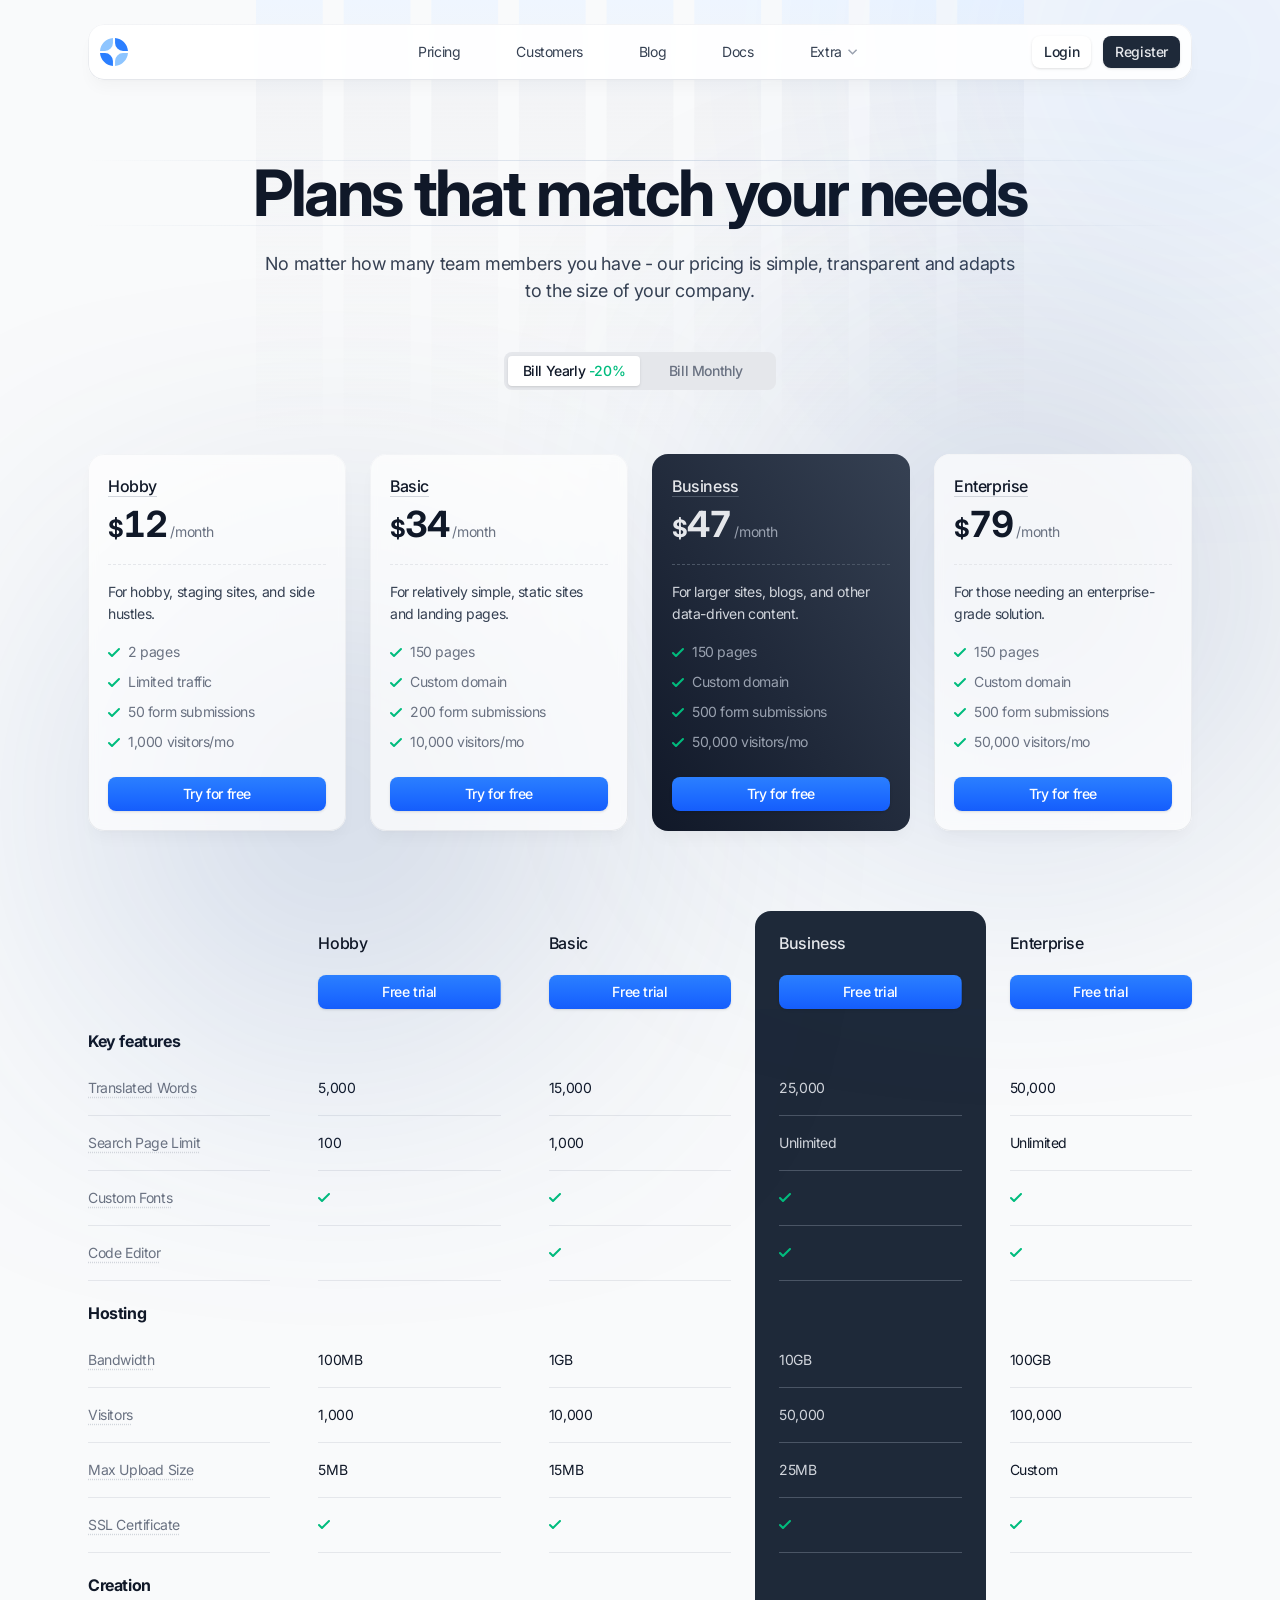
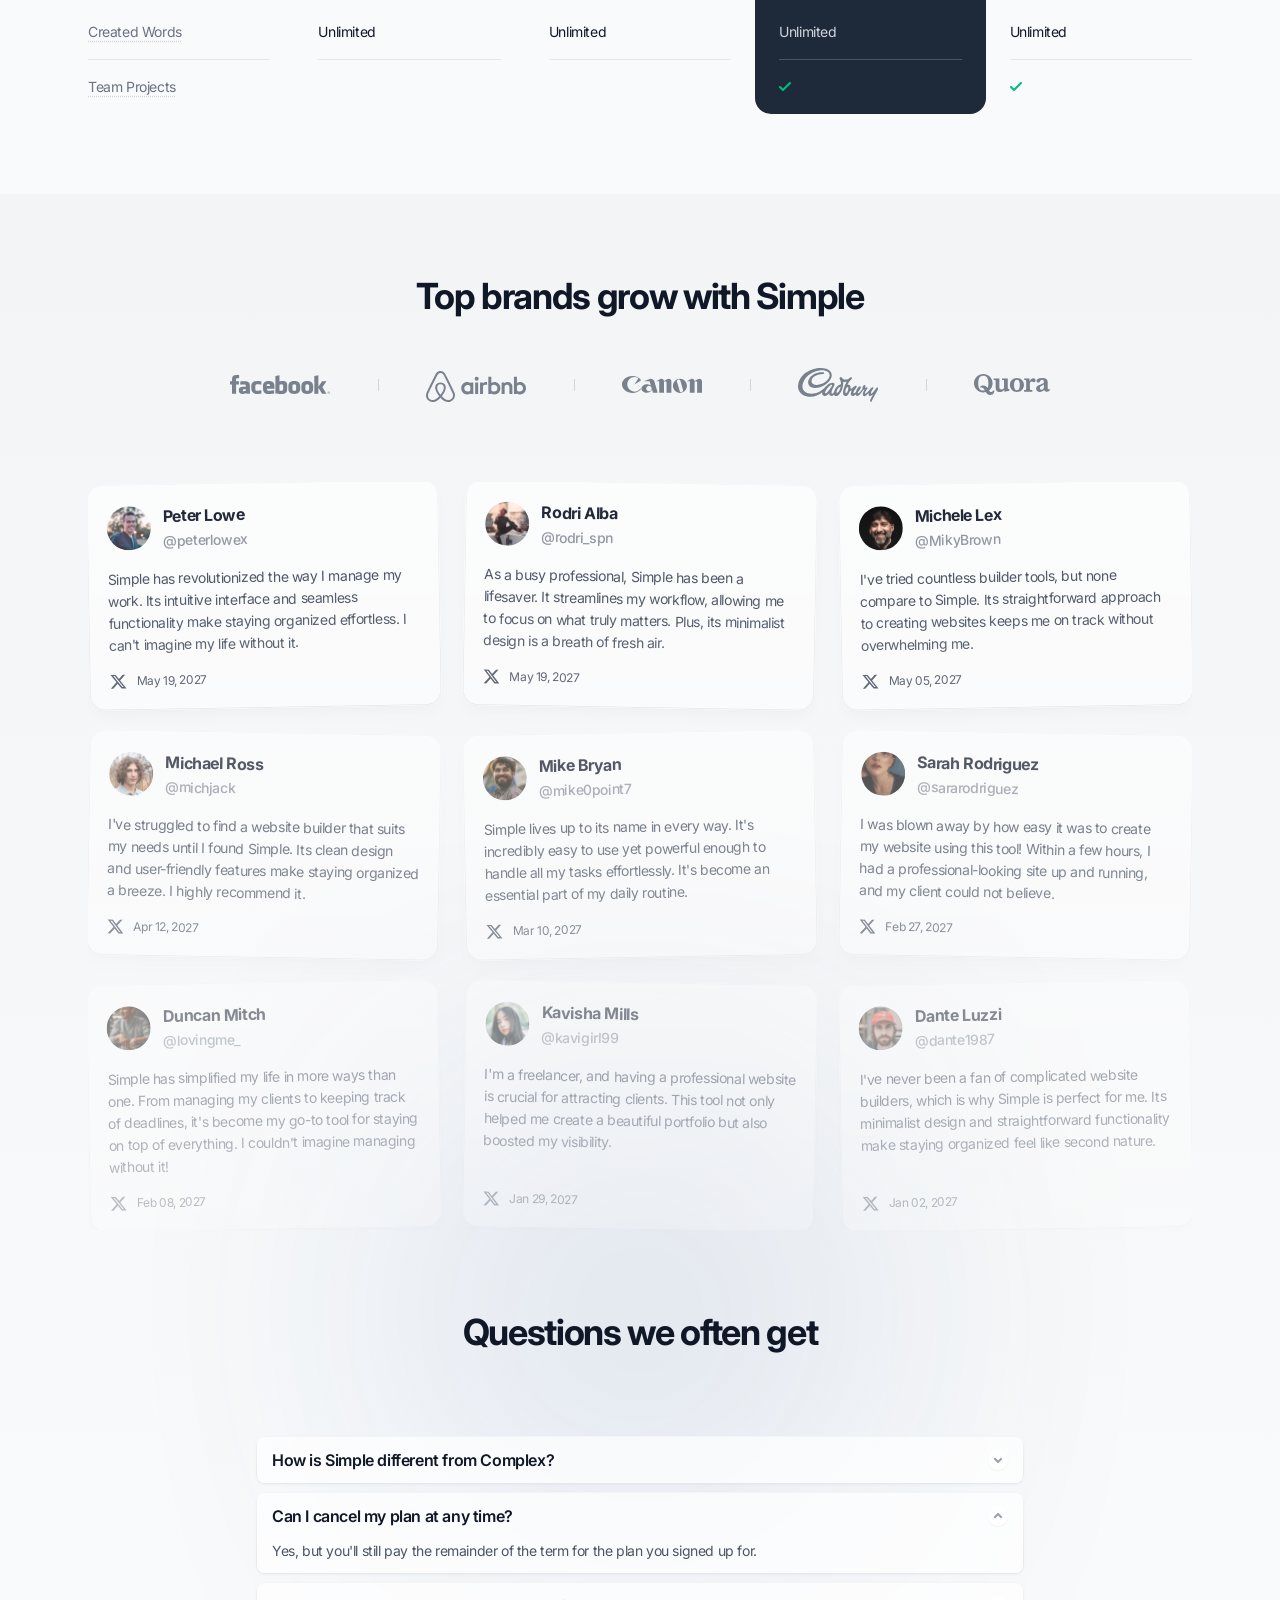
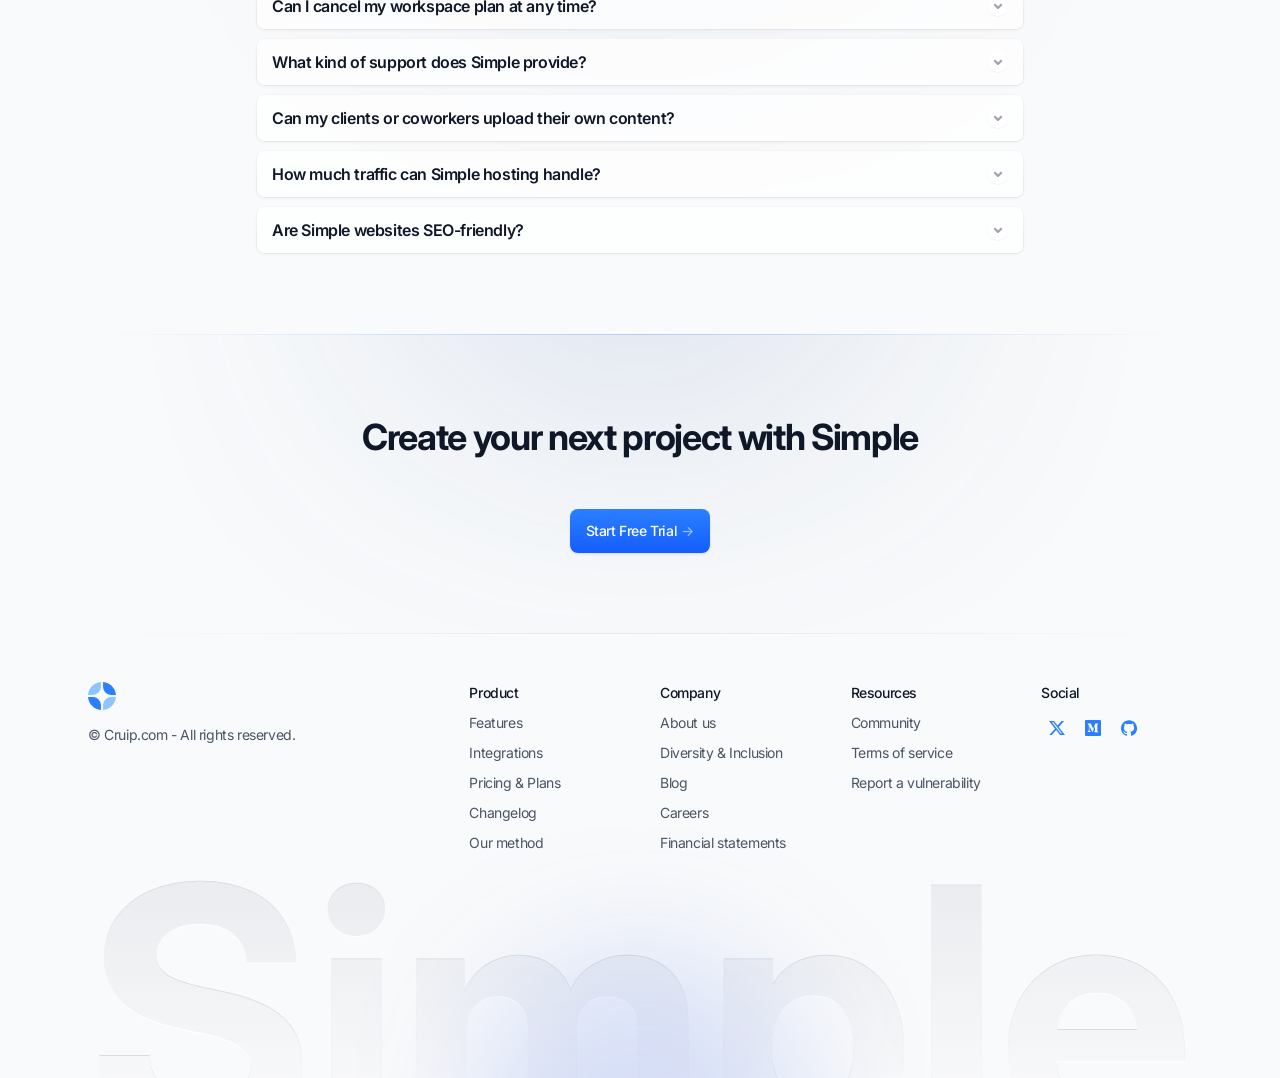
<file: pricing.html>
<!DOCTYPE html>
<html lang="en" class="scroll-smooth">

<head>
    <meta charset="utf-8">
    <title>Pricing - Simple Demo</title>
    <meta name="viewport" content="width=device-width,initial-scale=1">
    <link href="./css/vendors/aos.css" rel="stylesheet">
    <link href="./style.css" rel="stylesheet">
</head>

<body class="font-inter antialiased bg-gray-50 text-gray-900 tracking-tight">

    <!-- Page wrapper -->
    <div class="flex flex-col min-h-screen overflow-hidden supports-[overflow:clip]:overflow-clip">

        <!-- Site header -->
        <header class="fixed top-2 md:top-6 w-full z-30">
            <div class="max-w-6xl mx-auto px-4 sm:px-6">
                <div
                    class="relative flex items-center justify-between gap-3 h-14 rounded-2xl px-3 backdrop-blur-xs bg-white/90 shadow-lg shadow-black/[0.03] before:absolute before:inset-0 before:rounded-[inherit] before:border before:border-transparent before:[background:linear-gradient(var(--color-gray-100),var(--color-gray-200))_border-box] before:[mask:linear-gradient(white_0_0)_padding-box,_linear-gradient(white_0_0)] before:[mask-composite:exclude_!important] before:pointer-events-none">

                    <!-- Site branding -->
                    <div class="flex-1 flex items-center">
                        <!-- Logo -->
                        <a class="inline-flex" href="index.html" aria-label="Cruip">
                            <svg xmlns="http://www.w3.org/2000/svg" width="28" height="28">
                                <path class="fill-blue-500" fill-rule="evenodd"
                                    d="M15.052 0c6.914.513 12.434 6.033 12.947 12.947h-5.015a7.932 7.932 0 0 1-7.932-7.932V0Zm-2.105 22.985V28C6.033 27.487.513 21.967 0 15.053h5.015a7.932 7.932 0 0 1 7.932 7.932Z"
                                    clip-rule="evenodd" />
                                <path class="fill-blue-300" fill-rule="evenodd"
                                    d="M0 12.947C.513 6.033 6.033.513 12.947 0v5.015a7.932 7.932 0 0 1-7.932 7.932H0Zm22.984 2.106h5.015C27.486 21.967 21.966 27.487 15.052 28v-5.015a7.932 7.932 0 0 1 7.932-7.932Z"
                                    clip-rule="evenodd" />
                            </svg>
                        </a>
                    </div>

                    <!-- Desktop navigation -->
                    <nav class="hidden md:flex md:grow">

                        <!-- Desktop menu links -->
                        <ul class="text-sm flex grow justify-center flex-wrap items-center gap-4 lg:gap-8">
                            <li class="px-3 py-1">
                                <a class="text-gray-700 hover:text-gray-900 flex items-center transition"
                                    href="pricing.html">Pricing</a>
                            </li>
                            <li class="px-3 py-1">
                                <a class="text-gray-700 hover:text-gray-900 flex items-center transition"
                                    href="customers.html">Customers</a>
                            </li>
                            <li class="px-3 py-1">
                                <a class="text-gray-700 hover:text-gray-900 flex items-center transition"
                                    href="blog.html">Blog</a>
                            </li>
                            <li class="px-3 py-1">
                                <a class="text-gray-700 hover:text-gray-900 flex items-center transition"
                                    href="documentation.html">Docs</a>
                            </li>
                            <!-- 1st level: hover -->
                            <li class="relative flex items-center gap-0.5 px-3 py-1" x-data="{ open: false }"
                                @mouseenter="open = true" @mouseleave="open = false">
                                <span
                                    class="text-gray-700 hover:text-gray-900 flex items-center cursor-pointer transition">Extra</span>
                                <button class="shrink-0 p-1" :aria-expanded="open" @click.prevent="open = !open">
                                    <span class="sr-only">Show submenu for "Extra"</span>
                                    <svg class="fill-gray-400" xmlns="http://www.w3.org/2000/svg" width="10" height="6">
                                        <path d="m1.06.19 3.5 3.5 3.5-3.5 1.061 1.06-4.56 4.56L0 1.25 1.06.19Z" />
                                    </svg>
                                </button>
                                <!-- 2nd level: hover -->
                                <ul class="origin-top-left absolute top-full left-0 w-36 bg-white p-2 rounded-xl shadow-lg shadow-black/[0.03] border border-gray-100"
                                    x-show="open" x-transition:enter="transition ease-out transform"
                                    x-transition:enter-start="opacity-0 -translate-y-2"
                                    x-transition:enter-end="opacity-100 scale-100"
                                    x-transition:leave="transition ease-out" x-transition:leave-start="opacity-100"
                                    x-transition:leave-end="opacity-0" x-cloak
                                    @focusout="await $nextTick();!$el.contains($focus.focused()) && (open = false)">
                                    <li>
                                        <a class="text-sm text-gray-700 hover:bg-gray-100 flex py-1.5 px-2 rounded-lg"
                                            href="support.html">Support center</a>
                                    </li>
                                    <li>
                                        <a class="text-sm text-gray-700 hover:bg-gray-100 flex py-1.5 px-2 rounded-lg"
                                            href="apps.html">Apps</a>
                                    </li>
                                </ul>
                            </li>
                        </ul>

                    </nav>

                    <!-- Desktop sign in links -->
                    <ul class="flex-1 flex justify-end items-center gap-3">
                        <li>
                            <a class="btn-sm text-gray-800 bg-white hover:bg-gray-50 shadow-sm"
                                href="signin.html">Login</a>
                        </li>
                        <li>
                            <a class="btn-sm text-gray-200 bg-gray-800 hover:bg-gray-900 shadow-sm"
                                href="signup.html">Register</a>
                        </li>
                    </ul>

                    <!-- Mobile menu -->
                    <div class="flex md:hidden" x-data="{ expanded: false }">

                        <!-- Hamburger button -->
                        <button
                            class="group inline-flex w-8 h-8 text-gray-800 bg-white text-center items-center justify-center transition"
                            aria-controls="mobile-nav" :aria-expanded="expanded" @click.stop="expanded = !expanded">
                            <span class="sr-only">Menu</span>
                            <svg class="w-4 h-4 fill-current pointer-events-none" viewBox="0 0 16 16"
                                xmlns="http://www.w3.org/2000/svg">
                                <rect
                                    class="origin-center transition-all duration-300 ease-[cubic-bezier(.5,.85,.25,1.1)] -translate-y-[5px] translate-x-[7px] group-aria-expanded:rotate-[315deg] group-aria-expanded:translate-y-0 group-aria-expanded:translate-x-0"
                                    y="7" width="9" height="2" rx="1"></rect>
                                <rect
                                    class="origin-center group-aria-expanded:rotate-45 transition-all duration-300 ease-[cubic-bezier(.5,.85,.25,1.8)]"
                                    y="7" width="16" height="2" rx="1"></rect>
                                <rect
                                    class="origin-center transition-all duration-300 ease-[cubic-bezier(.5,.85,.25,1.1)] translate-y-[5px] group-aria-expanded:rotate-[135deg] group-aria-expanded:translate-y-0"
                                    y="7" width="9" height="2" rx="1"></rect>
                            </svg>
                        </button>

                        <!-- Mobile navigation -->
                        <nav id="mobile-nav"
                            class="absolute top-full z-20 left-0 w-full bg-white rounded-xl shadow-lg shadow-black/[0.03] before:absolute before:inset-0 before:rounded-[inherit] before:border before:border-transparent before:[background:linear-gradient(var(--color-gray-100),var(--color-gray-200))_border-box] before:[mask:linear-gradient(white_0_0)_padding-box,_linear-gradient(white_0_0)] before:[mask-composite:exclude_!important] before:pointer-events-none"
                            @click.outside="expanded = false" @keydown.escape.window="expanded = false"
                            x-show="expanded" x-transition:enter="transition ease-out duration-200 transform"
                            x-transition:enter-start="opacity-0 -translate-y-2"
                            x-transition:enter-end="opacity-100 scale-100"
                            x-transition:leave="transition ease-out duration-200" x-transition:leave-start="opacity-100"
                            x-transition:leave-end="opacity-0" x-cloak>
                            <ul class="text-sm p-2">
                                <li>
                                    <a class="flex text-gray-700 hover:bg-gray-100 rounded-lg py-1.5 px-2"
                                        href="pricing.html">Pricing</a>
                                </li>
                                <li>
                                    <a class="flex text-gray-700 hover:bg-gray-100 rounded-lg py-1.5 px-2"
                                        href="customers.html">Customers</a>
                                </li>
                                <li>
                                    <a class="flex text-gray-700 hover:bg-gray-100 rounded-lg py-1.5 px-2"
                                        href="blog.html">Blog</a>
                                </li>
                                <li>
                                    <a class="flex text-gray-700 hover:bg-gray-100 rounded-lg py-1.5 px-2"
                                        href="documentation.html">Docs</a>
                                </li>
                                <li>
                                    <a class="flex text-gray-700 hover:bg-gray-100 rounded-lg py-1.5 px-2"
                                        href="support.html">Support center</a>
                                </li>
                                <li>
                                    <a class="flex text-gray-700 hover:bg-gray-100 rounded-lg py-1.5 px-2"
                                        href="apps.html">Apps</a>
                                </li>
                            </ul>
                        </nav>

                    </div>

                </div>
            </div>
        </header>

        <!-- Page content -->
        <main class="grow">

            <!-- Pricing tables -->
            <section class="relative">

                <!-- Stripes illustration -->
                <div class="absolute left-1/2 transform -translate-x-1/2 top-0 pointer-events-none -z-10"
                    aria-hidden="true">
                    <img class="max-w-none" src="./images/stripes.svg" width="768" height="432" alt="Stripes" />
                </div>

                <!-- Circles -->
                <div class="absolute left-1/2 -translate-x-1/2 -top-32 ml-[580px] pointer-events-none"
                    aria-hidden="true">
                    <div class="w-80 h-80 rounded-full bg-linear-to-tr from-blue-500 opacity-50 blur-[160px] will-change-[filter]"></div>
                </div>
                <div class="absolute left-1/2 -translate-x-1/2 top-[420px] ml-[380px] pointer-events-none"
                    aria-hidden="true">
                    <div
                        class="w-80 h-80 rounded-full bg-linear-to-tr from-blue-500 to-gray-900 opacity-50 blur-[160px] will-change-[filter]">
                    </div>
                </div>
                <div class="absolute left-1/2 -translate-x-1/2 top-[640px] -ml-[300px] pointer-events-none"
                    aria-hidden="true">
                    <div
                        class="w-80 h-80 rounded-full bg-linear-to-tr from-blue-500 to-gray-900 opacity-50 blur-[160px] will-change-[filter]">
                    </div>
                </div>

                <div class="max-w-6xl mx-auto px-4 sm:px-6">

                    <!-- Hero content -->
                    <div class="pt-32 pb-12 md:pt-40 md:pb-20">

                        <!-- Section header -->
                        <div class="text-center pb-12">
                            <h1
                                class="text-5xl md:text-6xl font-bold mb-6 border-y [border-image:linear-gradient(to_right,transparent,--theme(--color-slate-300/.8),transparent)1]">
                                Plans that match your needs</h1>
                            <div class="max-w-3xl mx-auto">
                                <p class="text-lg text-gray-700">No matter
                                    how many team members you have - our pricing is simple, transparent and adapts to
                                    the size of your company.</p>
                            </div>
                        </div>

                        <!-- Pricing tables -->
                        <div x-data="{ isAnnual: true }">

                            <!-- Pricing toggle -->
                            <div class="flex justify-center max-w-xs m-auto mb-16">
                                <div class="relative flex w-full mx-6 p-1 bg-gray-200 rounded-lg">
                                    <span class="absolute inset-0 m-1 pointer-events-none" aria-hidden="true">
                                        <span
                                            class="absolute inset-0 w-1/2 bg-white rounded-sm shadow-sm transform transition"
                                            :class="isAnnual ? 'translate-x-0' : 'translate-x-full'"></span>
                                    </span>
                                    <button class="relative flex-1 text-sm font-medium p-1 transition"
                                        :class="{'text-gray-500':!isAnnual}" @click="isAnnual = true"
                                        :aria-pressed="isAnnual">Bill Yearly
                                        <span class="text-emerald-500">-20%</span>
                                    </button>
                                    <button class="relative flex-1 text-sm font-medium p-1 transition"
                                        :class="{'text-gray-500':isAnnual}" @click="isAnnual = false"
                                        :aria-pressed="!isAnnual">Bill
                                        Monthly</button>
                                </div>
                            </div>

                            <div
                                class="max-w-sm md:max-w-2xl xl:max-w-none mx-auto grid gap-8 md:grid-cols-2 xl:grid-cols-4 xl:gap-6 items-start">

                                <!-- Pricing table 1 -->
                                <div
                                    class="relative flex flex-col h-full p-5 rounded-2xl backdrop-blur-xs bg-white/70 shadow-lg shadow-black/[0.03] before:absolute before:inset-0 before:rounded-[inherit] before:border before:border-transparent before:[background:linear-gradient(var(--color-gray-100),var(--color-gray-200))_border-box] before:[mask:linear-gradient(white_0_0)_padding-box,_linear-gradient(white_0_0)] before:[mask-composite:exclude_!important] before:pointer-events-none">
                                    <div class="mb-4">
                                        <div class="font-medium underline underline-offset-4 decoration-gray-300 mb-1">
                                            Hobby</div>
                                        <div
                                            class="flex items-baseline pb-4 mb-4 border-b border-gray-200 border-dashed">
                                            <span class="text-2xl font-bold">$</span>
                                            <span x-text="isAnnual ? 12 : 15"
                                                class="text-4xl font-bold tabular-nums"></span>
                                            <span class="text-sm text-gray-500 pl-1">/month</span>
                                        </div>
                                        <div class="grow text-sm text-gray-700">For hobby, staging sites, and side
                                            hustles.
                                        </div>
                                    </div>
                                    <ul class="text-sm text-gray-500 space-y-2 grow">
                                        <li class="flex items-center">
                                            <svg class="w-3 h-3 fill-current text-emerald-500 mr-2 shrink-0"
                                                viewBox="0 0 12 12" xmlns="http://www.w3.org/2000/svg">
                                                <path
                                                    d="M10.28 2.28L3.989 8.575 1.695 6.28A1 1 0 00.28 7.695l3 3a1 1 0 001.414 0l7-7A1 1 0 0010.28 2.28z" />
                                            </svg>
                                            <span>2 pages</span>
                                        </li>
                                        <li class="flex items-center">
                                            <svg class="w-3 h-3 fill-current text-emerald-500 mr-2 shrink-0"
                                                viewBox="0 0 12 12" xmlns="http://www.w3.org/2000/svg">
                                                <path
                                                    d="M10.28 2.28L3.989 8.575 1.695 6.28A1 1 0 00.28 7.695l3 3a1 1 0 001.414 0l7-7A1 1 0 0010.28 2.28z" />
                                            </svg>
                                            <span>Limited traffic</span>
                                        </li>
                                        <li class="flex items-center">
                                            <svg class="w-3 h-3 fill-current text-emerald-500 mr-2 shrink-0"
                                                viewBox="0 0 12 12" xmlns="http://www.w3.org/2000/svg">
                                                <path
                                                    d="M10.28 2.28L3.989 8.575 1.695 6.28A1 1 0 00.28 7.695l3 3a1 1 0 001.414 0l7-7A1 1 0 0010.28 2.28z" />
                                            </svg>
                                            <span>50 form submissions</span>
                                        </li>
                                        <li class="flex items-center">
                                            <svg class="w-3 h-3 fill-current text-emerald-500 mr-2 shrink-0"
                                                viewBox="0 0 12 12" xmlns="http://www.w3.org/2000/svg">
                                                <path
                                                    d="M10.28 2.28L3.989 8.575 1.695 6.28A1 1 0 00.28 7.695l3 3a1 1 0 001.414 0l7-7A1 1 0 0010.28 2.28z" />
                                            </svg>
                                            <span>1,000 visitors/mo</span>
                                        </li>
                                    </ul>
                                    <div class="mt-6">
                                        <a class="btn-sm py-1.5 rounded-lg text-white bg-linear-to-t from-blue-600 to-blue-500 bg-[length:100%_100%] hover:bg-[length:100%_150%] bg-[bottom] shadow-sm w-full"
                                            href="#0">Try for free</a>
                                    </div>
                                </div>

                                <!-- Pricing table 2 -->
                                <div
                                    class="relative flex flex-col h-full p-5 rounded-2xl backdrop-blur-xs bg-white/70 shadow-lg shadow-black/[0.03] before:absolute before:inset-0 before:rounded-[inherit] before:border before:border-transparent before:[background:linear-gradient(var(--color-gray-100),var(--color-gray-200))_border-box] before:[mask:linear-gradient(white_0_0)_padding-box,_linear-gradient(white_0_0)] before:[mask-composite:exclude_!important] before:pointer-events-none">
                                    <div class="mb-4">
                                        <div class="font-medium underline underline-offset-4 decoration-gray-300 mb-1">
                                            Basic</div>
                                        <div
                                            class="flex items-baseline pb-4 mb-4 border-b border-gray-200 border-dashed">
                                            <span class="text-2xl font-bold">$</span>
                                            <span x-text="isAnnual ? 34 : 39"
                                                class="text-4xl font-bold tabular-nums"></span>
                                            <span class="text-sm text-gray-500 pl-1">/month</span>
                                        </div>
                                        <div class="grow text-sm text-gray-700">For relatively simple, static sites and
                                            landing pages.</div>
                                    </div>
                                    <ul class="text-sm text-gray-500 space-y-2 grow">
                                        <li class="flex items-center">
                                            <svg class="w-3 h-3 fill-current text-emerald-500 mr-2 shrink-0"
                                                viewBox="0 0 12 12" xmlns="http://www.w3.org/2000/svg">
                                                <path
                                                    d="M10.28 2.28L3.989 8.575 1.695 6.28A1 1 0 00.28 7.695l3 3a1 1 0 001.414 0l7-7A1 1 0 0010.28 2.28z" />
                                            </svg>
                                            <span>150 pages</span>
                                        </li>
                                        <li class="flex items-center">
                                            <svg class="w-3 h-3 fill-current text-emerald-500 mr-2 shrink-0"
                                                viewBox="0 0 12 12" xmlns="http://www.w3.org/2000/svg">
                                                <path
                                                    d="M10.28 2.28L3.989 8.575 1.695 6.28A1 1 0 00.28 7.695l3 3a1 1 0 001.414 0l7-7A1 1 0 0010.28 2.28z" />
                                            </svg>
                                            <span>Custom domain</span>
                                        </li>
                                        <li class="flex items-center">
                                            <svg class="w-3 h-3 fill-current text-emerald-500 mr-2 shrink-0"
                                                viewBox="0 0 12 12" xmlns="http://www.w3.org/2000/svg">
                                                <path
                                                    d="M10.28 2.28L3.989 8.575 1.695 6.28A1 1 0 00.28 7.695l3 3a1 1 0 001.414 0l7-7A1 1 0 0010.28 2.28z" />
                                            </svg>
                                            <span>200 form submissions</span>
                                        </li>
                                        <li class="flex items-center">
                                            <svg class="w-3 h-3 fill-current text-emerald-500 mr-2 shrink-0"
                                                viewBox="0 0 12 12" xmlns="http://www.w3.org/2000/svg">
                                                <path
                                                    d="M10.28 2.28L3.989 8.575 1.695 6.28A1 1 0 00.28 7.695l3 3a1 1 0 001.414 0l7-7A1 1 0 0010.28 2.28z" />
                                            </svg>
                                            <span>10,000 visitors/mo</span>
                                        </li>
                                    </ul>
                                    <div class="mt-6">
                                        <a class="btn-sm py-1.5 rounded-lg text-white bg-linear-to-t from-blue-600 to-blue-500 bg-[length:100%_100%] hover:bg-[length:100%_150%] bg-[bottom] shadow-sm w-full"
                                            href="#0">Try for free</a>
                                    </div>
                                </div>

                                <!-- Pricing table 3 -->
                                <div
                                    class="relative flex flex-col h-full p-5 rounded-2xl backdrop-blur-xs bg-linear-to-tr from-gray-900 to-gray-700 shadow-lg shadow-black/[0.03]">
                                    <div class="mb-4">
                                        <div
                                            class="text-gray-200 font-medium underline underline-offset-4 decoration-gray-600 mb-1">
                                            Business</div>
                                        <div
                                            class="flex items-baseline pb-4 mb-4 border-b border-gray-600 border-dashed">
                                            <span class="text-gray-200 text-2xl font-bold">$</span>
                                            <span x-text="isAnnual ? 47 : 54"
                                                class="text-gray-200 text-4xl font-bold tabular-nums"></span>
                                            <span class="text-sm text-gray-400 pl-1">/month</span>
                                        </div>
                                        <div class="text-sm text-gray-300">For larger sites, blogs, and other
                                            data-driven content.</div>
                                    </div>
                                    <ul class="text-sm text-gray-400 space-y-2 grow">
                                        <li class="flex items-center">
                                            <svg class="w-3 h-3 fill-current text-emerald-500 mr-2 shrink-0"
                                                viewBox="0 0 12 12" xmlns="http://www.w3.org/2000/svg">
                                                <path
                                                    d="M10.28 2.28L3.989 8.575 1.695 6.28A1 1 0 00.28 7.695l3 3a1 1 0 001.414 0l7-7A1 1 0 0010.28 2.28z" />
                                            </svg>
                                            <span>150 pages</span>
                                        </li>
                                        <li class="flex items-center">
                                            <svg class="w-3 h-3 fill-current text-emerald-500 mr-2 shrink-0"
                                                viewBox="0 0 12 12" xmlns="http://www.w3.org/2000/svg">
                                                <path
                                                    d="M10.28 2.28L3.989 8.575 1.695 6.28A1 1 0 00.28 7.695l3 3a1 1 0 001.414 0l7-7A1 1 0 0010.28 2.28z" />
                                            </svg>
                                            <span>Custom domain</span>
                                        </li>
                                        <li class="flex items-center">
                                            <svg class="w-3 h-3 fill-current text-emerald-500 mr-2 shrink-0"
                                                viewBox="0 0 12 12" xmlns="http://www.w3.org/2000/svg">
                                                <path
                                                    d="M10.28 2.28L3.989 8.575 1.695 6.28A1 1 0 00.28 7.695l3 3a1 1 0 001.414 0l7-7A1 1 0 0010.28 2.28z" />
                                            </svg>
                                            <span>500 form submissions</span>
                                        </li>
                                        <li class="flex items-center">
                                            <svg class="w-3 h-3 fill-current text-emerald-500 mr-2 shrink-0"
                                                viewBox="0 0 12 12" xmlns="http://www.w3.org/2000/svg">
                                                <path
                                                    d="M10.28 2.28L3.989 8.575 1.695 6.28A1 1 0 00.28 7.695l3 3a1 1 0 001.414 0l7-7A1 1 0 0010.28 2.28z" />
                                            </svg>
                                            <span>50,000 visitors/mo</span>
                                        </li>
                                    </ul>
                                    <div class="mt-6">
                                        <a class="btn-sm py-1.5 rounded-lg text-white bg-linear-to-t from-blue-600 to-blue-500 bg-[length:100%_100%] hover:bg-[length:100%_150%] bg-[bottom] shadow-sm w-full"
                                            href="#0">Try for free</a>
                                    </div>
                                </div>

                                <!-- Pricing table 4 -->
                                <div
                                    class="relative flex flex-col h-full p-5 rounded-2xl backdrop-blur-xs bg-white/70 shadow-lg shadow-black/[0.03] before:absolute before:inset-0 before:rounded-[inherit] before:border before:border-transparent before:[background:linear-gradient(var(--color-gray-100),var(--color-gray-200))_border-box] before:[mask:linear-gradient(white_0_0)_padding-box,_linear-gradient(white_0_0)] before:[mask-composite:exclude_!important] before:pointer-events-none">
                                    <div class="mb-4">
                                        <div class="font-medium underline underline-offset-4 decoration-gray-300 mb-1">
                                            Enterprise</div>
                                        <div
                                            class="flex items-baseline pb-4 mb-4 border-b border-gray-200 border-dashed">
                                            <span class="text-2xl font-bold">$</span>
                                            <span x-text="isAnnual ? 79 : 94"
                                                class="text-4xl font-bold tabular-nums"></span>
                                            <span class="text-sm text-gray-500 pl-1">/month</span>
                                        </div>
                                        <div class="grow text-sm text-gray-700">For those needing an enterprise-grade
                                            solution.</div>
                                    </div>
                                    <ul class="text-sm text-gray-500 space-y-2 grow">
                                        <li class="flex items-center">
                                            <svg class="w-3 h-3 fill-current text-emerald-500 mr-2 shrink-0"
                                                viewBox="0 0 12 12" xmlns="http://www.w3.org/2000/svg">
                                                <path
                                                    d="M10.28 2.28L3.989 8.575 1.695 6.28A1 1 0 00.28 7.695l3 3a1 1 0 001.414 0l7-7A1 1 0 0010.28 2.28z" />
                                            </svg>
                                            <span>150 pages</span>
                                        </li>
                                        <li class="flex items-center">
                                            <svg class="w-3 h-3 fill-current text-emerald-500 mr-2 shrink-0"
                                                viewBox="0 0 12 12" xmlns="http://www.w3.org/2000/svg">
                                                <path
                                                    d="M10.28 2.28L3.989 8.575 1.695 6.28A1 1 0 00.28 7.695l3 3a1 1 0 001.414 0l7-7A1 1 0 0010.28 2.28z" />
                                            </svg>
                                            <span>Custom domain</span>
                                        </li>
                                        <li class="flex items-center">
                                            <svg class="w-3 h-3 fill-current text-emerald-500 mr-2 shrink-0"
                                                viewBox="0 0 12 12" xmlns="http://www.w3.org/2000/svg">
                                                <path
                                                    d="M10.28 2.28L3.989 8.575 1.695 6.28A1 1 0 00.28 7.695l3 3a1 1 0 001.414 0l7-7A1 1 0 0010.28 2.28z" />
                                            </svg>
                                            <span>500 form submissions</span>
                                        </li>
                                        <li class="flex items-center">
                                            <svg class="w-3 h-3 fill-current text-emerald-500 mr-2 shrink-0"
                                                viewBox="0 0 12 12" xmlns="http://www.w3.org/2000/svg">
                                                <path
                                                    d="M10.28 2.28L3.989 8.575 1.695 6.28A1 1 0 00.28 7.695l3 3a1 1 0 001.414 0l7-7A1 1 0 0010.28 2.28z" />
                                            </svg>
                                            <span>50,000 visitors/mo</span>
                                        </li>
                                    </ul>
                                    <div class="mt-6">
                                        <a class="btn-sm py-1.5 rounded-lg text-white bg-linear-to-t from-blue-600 to-blue-500 bg-[length:100%_100%] hover:bg-[length:100%_150%] bg-[bottom] shadow-sm w-full"
                                            href="#0">Try for free</a>
                                    </div>
                                </div>

                            </div>

                        </div>

                    </div>

                </div>
            </section>

            <!-- Compare plans -->
            <section>
                <div class="w-full max-w-6xl mx-auto px-4 md:px-6">
                    <div class="pb-12 md:pb-20">

                        <div class="max-w-sm mx-auto md:max-w-none grid md:grid-cols-5 md:-mx-6 max-md:gap-6">

                            <!-- Column with labels -->
                            <section
                                class="md:contents [&>div:first-child]:pt-5 [&>div:first-child]:rounded-t-2xl [&>div:last-child]:rounded-b-2xl md:[&>div:last-child>div]:border-none">
                                <!-- Empty cell -->
                                <div></div>
                                <!-- # Key features -->
                                <div class="px-6 flex flex-col justify-end max-md:hidden md:order-1" aria-hidden="true">
                                    <div class="font-bold mb-2 mt-5">Key features</div>
                                </div>
                                <!-- Translated Words -->
                                <div class="px-6 flex flex-col justify-end max-md:hidden md:order-2" aria-hidden="true">
                                    <div class="py-4 text-sm border-b border-gray-200">
                                        <div class="relative" x-data="{ open: false }">
                                            <button
                                                class="block text-left text-gray-500 underline decoration-dotted decoration-gray-300 underline-offset-4 cursor-help"
                                                aria-describedby="tooltip-01" @mouseenter="open = true"
                                                @mouseleave="open = false" @focus="open = true" @focusout="open = false"
                                                @click.prevent>
                                                Translated Words
                                            </button>
                                            <div id="tooltip-01" role="tooltip" class="z-10 absolute top-full left-0">
                                                <div class="w-[12.5rem] text-xs bg-gray-800 text-gray-200 border border-gray-200 p-2 rounded-sm shadow-lg overflow-hidden mt-1"
                                                    x-show="open"
                                                    x-transition:enter="transition ease-out duration-200 transform"
                                                    x-transition:enter-start="opacity-0 translate-y-1"
                                                    x-transition:enter-end="opacity-100 translate-y-0"
                                                    x-transition:leave="transition ease-out duration-200"
                                                    x-transition:leave-start="opacity-100"
                                                    x-transition:leave-end="opacity-0" x-cloak>
                                                    Apply visual attributes to refine your designs and focus on relevant
                                                    insights.
                                                </div>
                                            </div>
                                        </div>
                                    </div>
                                </div>
                                <!-- Search Page Limit -->
                                <div class="px-6 flex flex-col justify-end max-md:hidden md:order-3" aria-hidden="true">
                                    <div class="py-4 text-sm border-b border-gray-200">
                                        <div class="relative" x-data="{ open: false }">
                                            <button
                                                class="block text-left text-gray-500 underline decoration-dotted decoration-gray-300 underline-offset-4 cursor-help"
                                                aria-describedby="tooltip-02" @mouseenter="open = true"
                                                @mouseleave="open = false" @focus="open = true" @focusout="open = false"
                                                @click.prevent>
                                                Search Page Limit
                                            </button>
                                            <div id="tooltip-02" role="tooltip" class="z-10 absolute top-full left-0">
                                                <div class="w-[12.5rem] text-xs bg-gray-800 text-gray-200 border border-gray-200 p-2 rounded-sm shadow-lg overflow-hidden mt-1"
                                                    x-show="open"
                                                    x-transition:enter="transition ease-out duration-200 transform"
                                                    x-transition:enter-start="opacity-0 translate-y-1"
                                                    x-transition:enter-end="opacity-100 translate-y-0"
                                                    x-transition:leave="transition ease-out duration-200"
                                                    x-transition:leave-start="opacity-100"
                                                    x-transition:leave-end="opacity-0" x-cloak>
                                                    Apply visual attributes to refine your designs and focus on relevant
                                                    insights.
                                                </div>
                                            </div>
                                        </div>
                                    </div>
                                </div>
                                <!-- Custom Fonts -->
                                <div class="px-6 flex flex-col justify-end max-md:hidden md:order-4" aria-hidden="true">
                                    <div class="py-4 text-sm border-b border-gray-200">
                                        <div class="relative" x-data="{ open: false }">
                                            <button
                                                class="block text-left text-gray-500 underline decoration-dotted decoration-gray-300 underline-offset-4 cursor-help"
                                                aria-describedby="tooltip-03" @mouseenter="open = true"
                                                @mouseleave="open = false" @focus="open = true" @focusout="open = false"
                                                @click.prevent>
                                                Custom Fonts
                                            </button>
                                            <div id="tooltip-03" role="tooltip" class="z-10 absolute top-full left-0">
                                                <div class="w-[12.5rem] text-xs bg-gray-800 text-gray-200 border border-gray-200 p-2 rounded-sm shadow-lg overflow-hidden mt-1"
                                                    x-show="open"
                                                    x-transition:enter="transition ease-out duration-200 transform"
                                                    x-transition:enter-start="opacity-0 translate-y-1"
                                                    x-transition:enter-end="opacity-100 translate-y-0"
                                                    x-transition:leave="transition ease-out duration-200"
                                                    x-transition:leave-start="opacity-100"
                                                    x-transition:leave-end="opacity-0" x-cloak>
                                                    Apply visual attributes to refine your designs and focus on relevant
                                                    insights.
                                                </div>
                                            </div>
                                        </div>
                                    </div>
                                </div>
                                <!-- Code Editor -->
                                <div class="px-6 flex flex-col justify-end max-md:hidden md:order-5" aria-hidden="true">
                                    <div class="py-4 text-sm border-b border-gray-200">
                                        <div class="relative" x-data="{ open: false }">
                                            <button
                                                class="block text-left text-gray-500 underline decoration-dotted decoration-gray-300 underline-offset-4 cursor-help"
                                                aria-describedby="tooltip-04" @mouseenter="open = true"
                                                @mouseleave="open = false" @focus="open = true" @focusout="open = false"
                                                @click.prevent>
                                                Code Editor
                                            </button>
                                            <div id="tooltip-04" role="tooltip" class="z-10 absolute top-full left-0">
                                                <div class="w-[12.5rem] text-xs bg-gray-800 text-gray-200 border border-gray-200 p-2 rounded-sm shadow-lg overflow-hidden mt-1"
                                                    x-show="open"
                                                    x-transition:enter="transition ease-out duration-200 transform"
                                                    x-transition:enter-start="opacity-0 translate-y-1"
                                                    x-transition:enter-end="opacity-100 translate-y-0"
                                                    x-transition:leave="transition ease-out duration-200"
                                                    x-transition:leave-start="opacity-100"
                                                    x-transition:leave-end="opacity-0" x-cloak>
                                                    Apply visual attributes to refine your designs and focus on relevant
                                                    insights.
                                                </div>
                                            </div>
                                        </div>
                                    </div>
                                </div>
                                <!-- # Hosting -->
                                <div class="px-6 flex flex-col justify-end max-md:hidden md:order-6" aria-hidden="true">
                                    <div class="font-bold mb-2 mt-5">Hosting</div>
                                </div>
                                <!-- Bandwidth -->
                                <div class="px-6 flex flex-col justify-end max-md:hidden md:order-7" aria-hidden="true">
                                    <div class="py-4 text-sm border-b border-gray-200">
                                        <div class="relative" x-data="{ open: false }">
                                            <button
                                                class="block text-left text-gray-500 underline decoration-dotted decoration-gray-300 underline-offset-4 cursor-help"
                                                aria-describedby="tooltip-06" @mouseenter="open = true"
                                                @mouseleave="open = false" @focus="open = true" @focusout="open = false"
                                                @click.prevent>
                                                Bandwidth
                                            </button>
                                            <div id="tooltip-06" role="tooltip" class="z-10 absolute top-full left-0">
                                                <div class="w-[12.5rem] text-xs bg-gray-800 text-gray-200 border border-gray-200 p-2 rounded-sm shadow-lg overflow-hidden mt-1"
                                                    x-show="open"
                                                    x-transition:enter="transition ease-out duration-200 transform"
                                                    x-transition:enter-start="opacity-0 translate-y-1"
                                                    x-transition:enter-end="opacity-100 translate-y-0"
                                                    x-transition:leave="transition ease-out duration-200"
                                                    x-transition:leave-start="opacity-100"
                                                    x-transition:leave-end="opacity-0" x-cloak>
                                                    Apply visual attributes to refine your designs and focus on relevant
                                                    insights.
                                                </div>
                                            </div>
                                        </div>
                                    </div>
                                </div>
                                <!-- Visitors -->
                                <div class="px-6 flex flex-col justify-end max-md:hidden md:order-8" aria-hidden="true">
                                    <div class="py-4 text-sm border-b border-gray-200">
                                        <div class="relative" x-data="{ open: false }">
                                            <button
                                                class="block text-left text-gray-500 underline decoration-dotted decoration-gray-300 underline-offset-4 cursor-help"
                                                aria-describedby="tooltip-07" @mouseenter="open = true"
                                                @mouseleave="open = false" @focus="open = true" @focusout="open = false"
                                                @click.prevent>
                                                Visitors
                                            </button>
                                            <div id="tooltip-07" role="tooltip" class="z-10 absolute top-full left-0">
                                                <div class="w-[12.5rem] text-xs bg-gray-800 text-gray-200 border border-gray-200 p-2 rounded-sm shadow-lg overflow-hidden mt-1"
                                                    x-show="open"
                                                    x-transition:enter="transition ease-out duration-200 transform"
                                                    x-transition:enter-start="opacity-0 translate-y-1"
                                                    x-transition:enter-end="opacity-100 translate-y-0"
                                                    x-transition:leave="transition ease-out duration-200"
                                                    x-transition:leave-start="opacity-100"
                                                    x-transition:leave-end="opacity-0" x-cloak>
                                                    Apply visual attributes to refine your designs and focus on relevant
                                                    insights.
                                                </div>
                                            </div>
                                        </div>
                                    </div>
                                </div>
                                <!-- Max Upload Size -->
                                <div class="px-6 flex flex-col justify-end max-md:hidden md:order-9" aria-hidden="true">
                                    <div class="py-4 text-sm border-b border-gray-200">
                                        <div class="relative" x-data="{ open: false }">
                                            <button
                                                class="block text-left text-gray-500 underline decoration-dotted decoration-gray-300 underline-offset-4 cursor-help"
                                                aria-describedby="tooltip-08" @mouseenter="open = true"
                                                @mouseleave="open = false" @focus="open = true" @focusout="open = false"
                                                @click.prevent>
                                                Max Upload Size
                                            </button>
                                            <div id="tooltip-08" role="tooltip" class="z-10 absolute top-full left-0">
                                                <div class="w-[12.5rem] text-xs bg-gray-800 text-gray-200 border border-gray-200 p-2 rounded-sm shadow-lg overflow-hidden mt-1"
                                                    x-show="open"
                                                    x-transition:enter="transition ease-out duration-200 transform"
                                                    x-transition:enter-start="opacity-0 translate-y-1"
                                                    x-transition:enter-end="opacity-100 translate-y-0"
                                                    x-transition:leave="transition ease-out duration-200"
                                                    x-transition:leave-start="opacity-100"
                                                    x-transition:leave-end="opacity-0" x-cloak>
                                                    Apply visual attributes to refine your designs and focus on relevant
                                                    insights.
                                                </div>
                                            </div>
                                        </div>
                                    </div>
                                </div>
                                <!-- SSL Certificate -->
                                <div class="px-6 flex flex-col justify-end max-md:hidden md:order-10"
                                    aria-hidden="true">
                                    <div class="py-4 text-sm border-b border-gray-200">
                                        <div class="relative" x-data="{ open: false }">
                                            <button
                                                class="block text-left text-gray-500 underline decoration-dotted decoration-gray-300 underline-offset-4 cursor-help"
                                                aria-describedby="tooltip-09" @mouseenter="open = true"
                                                @mouseleave="open = false" @focus="open = true" @focusout="open = false"
                                                @click.prevent>
                                                SSL Certificate
                                            </button>
                                            <div id="tooltip-09" role="tooltip" class="z-10 absolute top-full left-0">
                                                <div class="w-[12.5rem] text-xs bg-gray-800 text-gray-200 border border-gray-200 p-2 rounded-sm shadow-lg overflow-hidden mt-1"
                                                    x-show="open"
                                                    x-transition:enter="transition ease-out duration-200 transform"
                                                    x-transition:enter-start="opacity-0 translate-y-1"
                                                    x-transition:enter-end="opacity-100 translate-y-0"
                                                    x-transition:leave="transition ease-out duration-200"
                                                    x-transition:leave-start="opacity-100"
                                                    x-transition:leave-end="opacity-0" x-cloak>
                                                    Apply visual attributes to refine your designs and focus on relevant
                                                    insights.
                                                </div>
                                            </div>
                                        </div>
                                    </div>
                                </div>
                                <!-- # Creation -->
                                <div class="px-6 flex flex-col justify-end max-md:hidden md:order-11"
                                    aria-hidden="true">
                                    <div class="font-bold mb-2 mt-5">Creation</div>
                                </div>
                                <!-- Created Words -->
                                <div class="px-6 flex flex-col justify-end max-md:hidden md:order-12"
                                    aria-hidden="true">
                                    <div class="py-4 text-sm border-b border-gray-200">
                                        <div class="relative" x-data="{ open: false }">
                                            <button
                                                class="block text-left text-gray-500 underline decoration-dotted decoration-gray-300 underline-offset-4 cursor-help"
                                                aria-describedby="tooltip-11" @mouseenter="open = true"
                                                @mouseleave="open = false" @focus="open = true" @focusout="open = false"
                                                @click.prevent>
                                                Created Words
                                            </button>
                                            <div id="tooltip-11" role="tooltip" class="z-10 absolute top-full left-0">
                                                <div class="w-[12.5rem] text-xs bg-gray-800 text-gray-200 border border-gray-200 p-2 rounded-sm shadow-lg overflow-hidden mt-1"
                                                    x-show="open"
                                                    x-transition:enter="transition ease-out duration-200 transform"
                                                    x-transition:enter-start="opacity-0 translate-y-1"
                                                    x-transition:enter-end="opacity-100 translate-y-0"
                                                    x-transition:leave="transition ease-out duration-200"
                                                    x-transition:leave-start="opacity-100"
                                                    x-transition:leave-end="opacity-0" x-cloak>
                                                    Apply visual attributes to refine your designs and focus on relevant
                                                    insights.
                                                </div>
                                            </div>
                                        </div>
                                    </div>
                                </div>
                                <!-- Team Projects -->
                                <div class="px-6 flex flex-col justify-end max-md:hidden md:order-13"
                                    aria-hidden="true">
                                    <div class="py-4 text-sm border-b border-gray-200">
                                        <div class="relative" x-data="{ open: false }">
                                            <button
                                                class="block text-left text-gray-500 underline decoration-dotted decoration-gray-300 underline-offset-4 cursor-help"
                                                aria-describedby="tooltip-12" @mouseenter="open = true"
                                                @mouseleave="open = false" @focus="open = true" @focusout="open = false"
                                                @click.prevent>
                                                Team Projects
                                            </button>
                                            <div id="tooltip-12" role="tooltip" class="z-10 absolute top-full left-0">
                                                <div class="w-[12.5rem] text-xs bg-gray-800 text-gray-200 border border-gray-200 p-2 rounded-sm shadow-lg overflow-hidden mt-1"
                                                    x-show="open"
                                                    x-transition:enter="transition ease-out duration-200 transform"
                                                    x-transition:enter-start="opacity-0 translate-y-1"
                                                    x-transition:enter-end="opacity-100 translate-y-0"
                                                    x-transition:leave="transition ease-out duration-200"
                                                    x-transition:leave-start="opacity-100"
                                                    x-transition:leave-end="opacity-0" x-cloak>
                                                    Apply visual attributes to refine your designs and focus on relevant
                                                    insights.
                                                </div>
                                            </div>
                                        </div>
                                    </div>
                                </div>
                            </section>
                            <!-- End: Column with labels -->

                            <!-- Hobby table -->
                            <section
                                class="md:contents [&>div:first-child]:pt-5 [&>div:first-child]:rounded-t-2xl [&>div:last-child]:rounded-b-2xl md:[&>div:last-child>div]:border-none">
                                <div class="relative px-6 flex flex-col justify-end">
                                    <div class="grow">
                                        <div class="font-medium mb-5">Hobby</div>
                                        <div>
                                            <a class="btn-sm py-1.5 rounded-lg text-white bg-linear-to-t from-blue-600 to-blue-500 bg-[length:100%_100%] hover:bg-[length:100%_150%] bg-[bottom] shadow-sm w-full"
                                                href="#0">Free trial</a>
                                        </div>
                                    </div>
                                </div>
                                <!-- # Key features -->
                                <div class="px-6 flex flex-col justify-end md:order-1">
                                    <div class="font-bold mb-2 mt-5 md:sr-only">Key features</div>
                                </div>
                                <!-- Translated Words -->
                                <div class="px-6 flex flex-col justify-end md:order-2">
                                    <div class="h-full text-sm border-b border-gray-200 py-4">
                                        5,000 <span class="md:sr-only">Translated Words</span>
                                    </div>
                                </div>
                                <!-- Search Page Limit -->
                                <div class="px-6 flex flex-col justify-end md:order-3">
                                    <div class="h-full text-sm border-b border-gray-200 py-4">
                                        100 <span class="md:sr-only">Search Page Limit</span>
                                    </div>
                                </div>
                                <!-- Custom Fonts -->
                                <div class="px-6 flex flex-col justify-end md:order-4">
                                    <div class="flex items-center h-full text-sm border-b border-gray-200 py-4">
                                        <svg class="shrink-0 fill-emerald-500 mr-3" xmlns="http://www.w3.org/2000/svg"
                                            width="12" height="9">
                                            <path
                                                d="M10.28.28 3.989 6.575 1.695 4.28A1 1 0 0 0 .28 5.695l3 3a1 1 0 0 0 1.414 0l7-7A1 1 0 0 0 10.28.28Z">
                                            </path>
                                        </svg>
                                        <span class="md:sr-only">Custom Fonts</span>
                                    </div>
                                </div>
                                <!-- Code Editor -->
                                <div class="px-6 flex flex-col justify-end md:order-5">
                                    <div
                                        class="max-md:sr-only flex items-center h-full text-sm border-b border-gray-200 py-4">
                                        <span class="md:sr-only">Code Editor</span>
                                    </div>
                                </div>
                                <!-- # Features -->
                                <div class="px-6 flex flex-col justify-end md:order-6">
                                    <div class="font-bold mb-2 mt-5 md:sr-only">Features</div>
                                </div>
                                <!-- Bandwidth -->
                                <div class="px-6 flex flex-col justify-end md:order-7">
                                    <div class="h-full text-sm border-b border-gray-200 py-4">
                                        100MB <span class="md:sr-only">Bandwidth</span>
                                    </div>
                                </div>
                                <!-- Visitors -->
                                <div class="px-6 flex flex-col justify-end md:order-8">
                                    <div class="h-full text-sm border-b border-gray-200 py-4">
                                        1,000 <span class="md:sr-only">Visitors</span>
                                    </div>
                                </div>
                                <!-- Max Upload Size -->
                                <div class="px-6 flex flex-col justify-end md:order-9">
                                    <div class="h-full text-sm border-b border-gray-200 py-4">
                                        5MB <span class="md:sr-only">Max Upload Size</span>
                                    </div>
                                </div>
                                <!-- SSL Certificate -->
                                <div class="px-6 flex flex-col justify-end md:order-10">
                                    <div class="flex items-center h-full text-sm border-b border-gray-200 py-4">
                                        <svg class="shrink-0 fill-emerald-500 mr-3" xmlns="http://www.w3.org/2000/svg"
                                            width="12" height="9">
                                            <path
                                                d="M10.28.28 3.989 6.575 1.695 4.28A1 1 0 0 0 .28 5.695l3 3a1 1 0 0 0 1.414 0l7-7A1 1 0 0 0 10.28.28Z">
                                            </path>
                                        </svg>
                                        <span class="md:sr-only">SSL Certificate</span>
                                    </div>
                                </div>
                                <!-- # Creation -->
                                <div class="px-6 flex flex-col justify-end md:order-11">
                                    <div class="font-bold mb-2 mt-5 md:sr-only">Creation</div>
                                </div>
                                <!-- Created Words -->
                                <div class="px-6 flex flex-col justify-end md:order-12">
                                    <div class="h-full text-sm border-b border-gray-200 py-4">
                                        Unlimited <span class="md:sr-only">Created Words</span>
                                    </div>
                                </div>
                                <!-- Team Projects -->
                                <div class="px-6 flex flex-col justify-end md:order-13">
                                    <div
                                        class="max-md:sr-only flex items-center h-full text-sm border-b border-gray-200 py-4">
                                        <span class="md:sr-only">Team Projects</span>
                                    </div>
                                </div>
                            </section>
                            <!-- End: Hobby table -->

                            <!-- Basic table -->
                            <section
                                class="md:contents [&>div:first-child]:pt-5 [&>div:first-child]:rounded-t-2xl [&>div:last-child]:rounded-b-2xl md:[&>div:last-child>div]:border-none">
                                <div class="relative px-6 flex flex-col justify-end">
                                    <div class="grow">
                                        <div class="font-medium mb-5">Basic</div>
                                        <div>
                                            <a class="btn-sm py-1.5 rounded-lg text-white bg-linear-to-t from-blue-600 to-blue-500 bg-[length:100%_100%] hover:bg-[length:100%_150%] bg-[bottom] shadow-sm w-full"
                                                href="#0">Free trial</a>
                                        </div>
                                    </div>
                                </div>
                                <!-- # Key features -->
                                <div class="px-6 flex flex-col justify-end md:order-1">
                                    <div class="font-bold mb-2 mt-5 md:sr-only">Key features</div>
                                </div>
                                <!-- Translated Words -->
                                <div class="px-6 flex flex-col justify-end md:order-2">
                                    <div class="h-full text-sm border-b border-gray-200 py-4">
                                        15,000 <span class="md:sr-only">Translated Words</span>
                                    </div>
                                </div>
                                <!-- Search Page Limit -->
                                <div class="px-6 flex flex-col justify-end md:order-3">
                                    <div class="h-full text-sm border-b border-gray-200 py-4">
                                        1,000 <span class="md:sr-only">Search Page Limit</span>
                                    </div>
                                </div>
                                <!-- Custom Fonts -->
                                <div class="px-6 flex flex-col justify-end md:order-4">
                                    <div class="flex items-center h-full text-sm border-b border-gray-200 py-4">
                                        <svg class="shrink-0 fill-emerald-500 mr-3" xmlns="http://www.w3.org/2000/svg"
                                            width="12" height="9">
                                            <path
                                                d="M10.28.28 3.989 6.575 1.695 4.28A1 1 0 0 0 .28 5.695l3 3a1 1 0 0 0 1.414 0l7-7A1 1 0 0 0 10.28.28Z">
                                            </path>
                                        </svg>
                                        <span class="md:sr-only">Custom Fonts</span>
                                    </div>
                                </div>
                                <!-- Code Editor -->
                                <div class="px-6 flex flex-col justify-end md:order-5">
                                    <div class="flex items-center h-full text-sm border-b border-gray-200 py-4">
                                        <svg class="shrink-0 fill-emerald-500 mr-3" xmlns="http://www.w3.org/2000/svg"
                                            width="12" height="9">
                                            <path
                                                d="M10.28.28 3.989 6.575 1.695 4.28A1 1 0 0 0 .28 5.695l3 3a1 1 0 0 0 1.414 0l7-7A1 1 0 0 0 10.28.28Z">
                                            </path>
                                        </svg>
                                        <span class="md:sr-only">Code Editor</span>
                                    </div>
                                </div>
                                <!-- # Features -->
                                <div class="px-6 flex flex-col justify-end md:order-6">
                                    <div class="font-bold mb-2 mt-5 md:sr-only">Features</div>
                                </div>
                                <!-- Bandwidth -->
                                <div class="px-6 flex flex-col justify-end md:order-7">
                                    <div class="h-full text-sm border-b border-gray-200 py-4">
                                        1GB <span class="md:sr-only">Bandwidth</span>
                                    </div>
                                </div>
                                <!-- Visitors -->
                                <div class="px-6 flex flex-col justify-end md:order-8">
                                    <div class="h-full text-sm border-b border-gray-200 py-4">
                                        10,000 <span class="md:sr-only">Visitors</span>
                                    </div>
                                </div>
                                <!-- Max Upload Size -->
                                <div class="px-6 flex flex-col justify-end md:order-9">
                                    <div class="h-full text-sm border-b border-gray-200 py-4">
                                        15MB <span class="md:sr-only">Max Upload Size</span>
                                    </div>
                                </div>
                                <!-- SSL Certificate -->
                                <div class="px-6 flex flex-col justify-end md:order-10">
                                    <div class="flex items-center h-full text-sm border-b border-gray-200 py-4">
                                        <svg class="shrink-0 fill-emerald-500 mr-3" xmlns="http://www.w3.org/2000/svg"
                                            width="12" height="9">
                                            <path
                                                d="M10.28.28 3.989 6.575 1.695 4.28A1 1 0 0 0 .28 5.695l3 3a1 1 0 0 0 1.414 0l7-7A1 1 0 0 0 10.28.28Z">
                                            </path>
                                        </svg>
                                        <span class="md:sr-only">SSL Certificate</span>
                                    </div>
                                </div>
                                <!-- # Creation -->
                                <div class="px-6 flex flex-col justify-end md:order-11">
                                    <div class="font-bold mb-2 mt-5 md:sr-only">Creation</div>
                                </div>
                                <!-- Created Words -->
                                <div class="px-6 flex flex-col justify-end md:order-12">
                                    <div class="h-full text-sm border-b border-gray-200 py-4">
                                        Unlimited <span class="md:sr-only">Created Words</span>
                                    </div>
                                </div>
                                <!-- Team Projects -->
                                <div class="px-6 flex flex-col justify-end md:order-13">
                                    <div
                                        class="max-md:sr-only flex items-center h-full text-sm border-b border-gray-200 py-4">
                                        <span class="md:sr-only">Team Projects</span>
                                    </div>
                                </div>
                            </section>
                            <!-- End: Basic table -->

                            <!-- Business table -->
                            <section
                                class="md:contents [&>div:first-child]:pt-5 [&>div:first-child]:rounded-t-2xl [&>div:last-child]:rounded-b-2xl md:[&>div:last-child>div]:border-none [&>div]:bg-gray-800">
                                <div class="relative px-6 flex flex-col justify-end">
                                    <div class="grow">
                                        <div class="text-gray-200 font-medium mb-5">Business</div>
                                        <div>
                                            <a class="btn-sm py-1.5 rounded-lg text-white bg-linear-to-t from-blue-600 to-blue-500 bg-[length:100%_100%] hover:bg-[length:100%_150%] bg-[bottom] shadow-sm w-full"
                                                href="#0">Free trial</a>
                                        </div>
                                    </div>
                                </div>
                                <!-- # Key features -->
                                <div class="px-6 flex flex-col justify-end md:order-1">
                                    <div class="text-gray-200 font-bold mb-2 mt-5 md:sr-only">Key features</div>
                                </div>
                                <!-- Translated Words -->
                                <div class="text-gray-300 px-6 flex flex-col justify-end md:order-2">
                                    <div class="h-full text-sm border-b border-gray-600 py-4">
                                        25,000 <span class="md:sr-only">Translated Words</span>
                                    </div>
                                </div>
                                <!-- Search Page Limit -->
                                <div class="text-gray-300 px-6 flex flex-col justify-end md:order-3">
                                    <div class="h-full text-sm border-b border-gray-600 py-4">
                                        Unlimited
                                    </div>
                                </div>
                                <!-- Custom Fonts -->
                                <div class="text-gray-300 px-6 flex flex-col justify-end md:order-4">
                                    <div class="flex items-center h-full text-sm border-b border-gray-600 py-4">
                                        <svg class="shrink-0 fill-emerald-500 mr-3" xmlns="http://www.w3.org/2000/svg"
                                            width="12" height="9">
                                            <path
                                                d="M10.28.28 3.989 6.575 1.695 4.28A1 1 0 0 0 .28 5.695l3 3a1 1 0 0 0 1.414 0l7-7A1 1 0 0 0 10.28.28Z">
                                            </path>
                                        </svg>
                                        <span class="md:sr-only">Custom Fonts</span>
                                    </div>
                                </div>
                                <!-- Code Editor -->
                                <div class="text-gray-300 px-6 flex flex-col justify-end md:order-5">
                                    <div class="flex items-center h-full text-sm border-b border-gray-600 py-4">
                                        <svg class="shrink-0 fill-emerald-500 mr-3" xmlns="http://www.w3.org/2000/svg"
                                            width="12" height="9">
                                            <path
                                                d="M10.28.28 3.989 6.575 1.695 4.28A1 1 0 0 0 .28 5.695l3 3a1 1 0 0 0 1.414 0l7-7A1 1 0 0 0 10.28.28Z">
                                            </path>
                                        </svg>
                                        <span class="md:sr-only">Code Editor</span>
                                    </div>
                                </div>
                                <!-- # Features -->
                                <div class="px-6 flex flex-col justify-end md:order-6">
                                    <div class="text-gray-200 font-bold mb-2 mt-5 md:sr-only">Features</div>
                                </div>
                                <!-- Bandwidth -->
                                <div class="text-gray-300 px-6 flex flex-col justify-end md:order-7">
                                    <div class="h-full text-sm border-b border-gray-600 py-4">
                                        10GB <span class="md:sr-only">Bandwidth</span>
                                    </div>
                                </div>
                                <!-- Visitors -->
                                <div class="text-gray-300 px-6 flex flex-col justify-end md:order-8">
                                    <div class="h-full text-sm border-b border-gray-600 py-4">
                                        50,000 <span class="md:sr-only">Visitors</span>
                                    </div>
                                </div>
                                <!-- Max Upload Size -->
                                <div class="text-gray-300 px-6 flex flex-col justify-end md:order-9">
                                    <div class="h-full text-sm border-b border-gray-600 py-4">
                                        25MB <span class="md:sr-only">Max Upload Size</span>
                                    </div>
                                </div>
                                <!-- SSL Certificate -->
                                <div class="text-gray-300 px-6 flex flex-col justify-end md:order-10">
                                    <div class="flex items-center h-full text-sm border-b border-gray-600 py-4">
                                        <svg class="shrink-0 fill-emerald-500 mr-3" xmlns="http://www.w3.org/2000/svg"
                                            width="12" height="9">
                                            <path
                                                d="M10.28.28 3.989 6.575 1.695 4.28A1 1 0 0 0 .28 5.695l3 3a1 1 0 0 0 1.414 0l7-7A1 1 0 0 0 10.28.28Z">
                                            </path>
                                        </svg>
                                        <span class="md:sr-only">SSL Certificate</span>
                                    </div>
                                </div>
                                <!-- # Creation -->
                                <div class="px-6 flex flex-col justify-end md:order-11">
                                    <div class="text-gray-200 font-bold mb-2 mt-5 md:sr-only">Creation</div>
                                </div>
                                <!-- Created Words -->
                                <div class="text-gray-300 px-6 flex flex-col justify-end md:order-12">
                                    <div class="h-full text-sm border-b border-gray-600 py-4">
                                        Unlimited <span class="md:sr-only">Created Words</span>
                                    </div>
                                </div>
                                <!-- Team Projects -->
                                <div class="text-gray-300 px-6 flex flex-col justify-end md:order-13">
                                    <div class="flex items-center h-full text-sm border-b border-gray-600 py-4">
                                        <svg class="shrink-0 fill-emerald-500 mr-3" xmlns="http://www.w3.org/2000/svg"
                                            width="12" height="9">
                                            <path
                                                d="M10.28.28 3.989 6.575 1.695 4.28A1 1 0 0 0 .28 5.695l3 3a1 1 0 0 0 1.414 0l7-7A1 1 0 0 0 10.28.28Z">
                                            </path>
                                        </svg>
                                        <span class="md:sr-only">Team Projects</span>
                                    </div>
                                </div>
                            </section>
                            <!-- End: Business table -->

                            <!-- Enterprise table -->
                            <section
                                class="md:contents [&>div:first-child]:pt-5 [&>div:first-child]:rounded-t-2xl [&>div:last-child]:rounded-b-2xl md:[&>div:last-child>div]:border-none">
                                <div class="relative px-6 flex flex-col justify-end">
                                    <div class="grow">
                                        <div class="font-medium mb-5">Enterprise</div>
                                        <div>
                                            <a class="btn-sm py-1.5 rounded-lg text-white bg-linear-to-t from-blue-600 to-blue-500 bg-[length:100%_100%] hover:bg-[length:100%_150%] bg-[bottom] shadow-sm w-full"
                                                href="#0">Free trial</a>
                                        </div>
                                    </div>
                                </div>
                                <!-- # Key features -->
                                <div class="px-6 flex flex-col justify-end md:order-1">
                                    <div class="font-bold mb-2 mt-5 md:sr-only">Key features</div>
                                </div>
                                <!-- Translated Words -->
                                <div class="px-6 flex flex-col justify-end md:order-2">
                                    <div class="h-full text-sm border-b border-gray-200 py-4">
                                        50,000 <span class="md:sr-only">Translated Words</span>
                                    </div>
                                </div>
                                <!-- Search Page Limit -->
                                <div class="px-6 flex flex-col justify-end md:order-3">
                                    <div class="h-full text-sm border-b border-gray-200 py-4">
                                        Unlimited
                                    </div>
                                </div>
                                <!-- Custom Fonts -->
                                <div class="px-6 flex flex-col justify-end md:order-4">
                                    <div class="flex items-center h-full text-sm border-b border-gray-200 py-4">
                                        <svg class="shrink-0 fill-emerald-500 mr-3" xmlns="http://www.w3.org/2000/svg"
                                            width="12" height="9">
                                            <path
                                                d="M10.28.28 3.989 6.575 1.695 4.28A1 1 0 0 0 .28 5.695l3 3a1 1 0 0 0 1.414 0l7-7A1 1 0 0 0 10.28.28Z">
                                            </path>
                                        </svg>
                                        <span class="md:sr-only">Custom Fonts</span>
                                    </div>
                                </div>
                                <!-- Code Editor -->
                                <div class="px-6 flex flex-col justify-end md:order-5">
                                    <div class="flex items-center h-full text-sm border-b border-gray-200 py-4">
                                        <svg class="shrink-0 fill-emerald-500 mr-3" xmlns="http://www.w3.org/2000/svg"
                                            width="12" height="9">
                                            <path
                                                d="M10.28.28 3.989 6.575 1.695 4.28A1 1 0 0 0 .28 5.695l3 3a1 1 0 0 0 1.414 0l7-7A1 1 0 0 0 10.28.28Z">
                                            </path>
                                        </svg>
                                        <span class="md:sr-only">Code Editor</span>
                                    </div>
                                </div>
                                <!-- # Features -->
                                <div class="px-6 flex flex-col justify-end md:order-6">
                                    <div class="font-bold mb-2 mt-5 md:sr-only">Features</div>
                                </div>
                                <!-- Bandwidth -->
                                <div class="px-6 flex flex-col justify-end md:order-7">
                                    <div class="h-full text-sm border-b border-gray-200 py-4">
                                        100GB <span class="md:sr-only">Bandwidth</span>
                                    </div>
                                </div>
                                <!-- Visitors -->
                                <div class="px-6 flex flex-col justify-end md:order-8">
                                    <div class="h-full text-sm border-b border-gray-200 py-4">
                                        100,000 <span class="md:sr-only">Visitors</span>
                                    </div>
                                </div>
                                <!-- Max Upload Size -->
                                <div class="px-6 flex flex-col justify-end md:order-9">
                                    <div class="h-full text-sm border-b border-gray-200 py-4">
                                        Custom <span class="md:sr-only">Max Upload Size</span>
                                    </div>
                                </div>
                                <!-- SSL Certificate -->
                                <div class="px-6 flex flex-col justify-end md:order-10">
                                    <div class="flex items-center h-full text-sm border-b border-gray-200 py-4">
                                        <svg class="shrink-0 fill-emerald-500 mr-3" xmlns="http://www.w3.org/2000/svg"
                                            width="12" height="9">
                                            <path
                                                d="M10.28.28 3.989 6.575 1.695 4.28A1 1 0 0 0 .28 5.695l3 3a1 1 0 0 0 1.414 0l7-7A1 1 0 0 0 10.28.28Z">
                                            </path>
                                        </svg>
                                        <span class="md:sr-only">SSL Certificate</span>
                                    </div>
                                </div>
                                <!-- # Creation -->
                                <div class="px-6 flex flex-col justify-end md:order-11">
                                    <div class="font-bold mb-2 mt-5 md:sr-only">Creation</div>
                                </div>
                                <!-- Created Words -->
                                <div class="px-6 flex flex-col justify-end md:order-12">
                                    <div class="h-full text-sm border-b border-gray-200 py-4">
                                        Unlimited <span class="md:sr-only">Created Words</span>
                                    </div>
                                </div>
                                <!-- Team Projects -->
                                <div class="px-6 flex flex-col justify-end md:order-13">
                                    <div class="flex items-center h-full text-sm border-b border-gray-200 py-4">
                                        <svg class="shrink-0 fill-emerald-500 mr-3" xmlns="http://www.w3.org/2000/svg"
                                            width="12" height="9">
                                            <path
                                                d="M10.28.28 3.989 6.575 1.695 4.28A1 1 0 0 0 .28 5.695l3 3a1 1 0 0 0 1.414 0l7-7A1 1 0 0 0 10.28.28Z">
                                            </path>
                                        </svg>
                                        <span class="md:sr-only">Team Projects</span>
                                    </div>
                                </div>
                            </section>
                            <!-- End: Enterprise table -->

                        </div>

                    </div>
                </div>
            </section>

            <!-- Testimonials -->
            <section
                class="relative before:absolute before:inset-0 before:h-[120%] before:pointer-events-none before:bg-linear-to-b before:from-gray-100 before:-z-10">
                <div class="absolute bottom-0 left-1/2 -translate-x-1/2 translate-y-1/2 -z-10" aria-hidden="true">
                    <div
                        class="w-80 h-80 rounded-full bg-linear-to-tr from-blue-500 to-gray-900 opacity-30 blur-[160px] will-change-[filter]">
                    </div>
                </div>
                <div class="max-w-6xl mx-auto px-4 sm:px-6">
                    <div class="py-12 md:py-20">
                        <div class="max-w-3xl mx-auto text-center mb-8">
                            <h2 class="text-3xl md:text-4xl font-bold">Top brands grow with Simple</h2>
                        </div>
                        <!-- Logos -->
                        <div class="pb-12 md:pb-16">
                            <div class="flex flex-wrap items-center justify-center text-gray-600">
                                <div
                                    class="relative px-6 lg:px-12 py-4 before:absolute before:left-0 before:top-1/2 before:w-px before:h-3 before:-translate-y-1/2 before:bg-gray-300 first:before:hidden max-lg:before:hidden">
                                    <svg xmlns="http://www.w3.org/2000/svg" width="100" height="19" fill="none">
                                        <title>Facebook</title>
                                        <path class="fill-current" fill-opacity=".72" fill-rule="evenodd"
                                            d="M2.023 18.814h4.049V9.406h2.702l.357-3.242H6.072l.005-1.623c0-.845.083-1.298 1.347-1.298h1.689V0H6.41C3.165 0 2.024 1.572 2.024 4.217v1.947H0v3.242h2.023v9.408Zm47.435-9.061c.604-.265 1.199-.525 2.025-.525 1.376 0 1.687.722 1.687 1.62v2.862c0 1.216-.272 2.088-2.254 2.088-.548 0-.88 0-1.458-.053V9.753Zm-32.923 9.086h3.375v-7.697c0-3.569-1.019-4.977-5.665-4.977h-3.784l-.338 3.241h3.462c2.117 0 2.275.388 2.275 1.71v.56h-2.799c-2.75 0-4.287.924-4.287 3.514 0 2.194 1.318 3.782 3.793 3.782.907 0 2.282-.133 3.823-.953l.145.82Zm-2.594-2.622c-.77 0-1.119-.369-1.119-1.079 0-.714.376-.867 1.231-.867h1.807v1.422l-.172.077c-.529.236-1 .447-1.747.447Zm13.73-6.995c1.01 0 1.614.076 3.714.422v-3.16c-1.84-.398-3.038-.503-4.05-.503-4.347 0-6.075 2.199-6.075 5.372v2.27c0 3.17 1.728 5.365 6.075 5.365 1.012 0 2.21-.104 4.05-.5v-3.162c-2.1.347-2.703.425-3.713.425-1.815 0-2.364-.386-2.364-1.866v-2.799c0-1.48.549-1.864 2.364-1.864Zm9.377 4.42h7.425v-2.596c0-2.8-1.28-5.046-5.736-5.046C34.282 6 33 8.272 33 11.046v2.596c0 3.17 1.729 5.365 6.076 5.365 1.983 0 3.037-.104 5.059-.5v-3.162c-2.097.347-3.092.424-4.723.424-1.815 0-2.364-.386-2.364-1.865v-.262Zm-.417-3.119c0-.897.314-1.622 1.689-1.622 1.373 0 1.687.725 1.687 1.622v.504H36.63v-.504Zm14.148 8.46c5.526 0 6.439-2.235 6.439-5.3v-3.16c0-2.799-.675-4.541-4.723-4.541-1.03 0-2.162.158-3.037.47V.326L45.41.974v17.515c2.203.325 3.373.494 5.37.494Zm13.52-.026c4.756 0 5.893-2.564 5.893-5.207v-2.552c0-2.645-1.136-5.209-5.893-5.209-4.758 0-5.916 2.564-5.916 5.209v2.552c0 2.643 1.158 5.207 5.916 5.207Zm-1.867-8.109c0-.898.477-1.62 1.854-1.62 1.373 0 1.854.722 1.855 1.62v3.279c0 .9-.481 1.624-1.855 1.624-1.377 0-1.854-.724-1.854-1.624v-3.279Zm29.645 7.966h4.387l-4.05-6.488 4.05-6.162h-4.387l-3.71 5.646V.325l-4.05.648v17.841h4.05v-5.946l3.71 5.946Zm-14.812.143c4.755 0 5.894-2.564 5.894-5.207v-2.552c0-2.645-1.139-5.209-5.894-5.209-4.758 0-5.916 2.564-5.916 5.209v2.552c0 2.643 1.158 5.207 5.916 5.207Zm-1.867-8.109c0-.898.478-1.62 1.853-1.62 1.373 0 1.859.722 1.859 1.62v3.279c0 .9-.486 1.624-1.86 1.624s-1.852-.724-1.852-1.624v-3.279ZM100 17.795c0-.666-.543-1.2-1.225-1.2h-.005c-.683 0-1.237.534-1.237 1.2 0 .677.554 1.205 1.237 1.205.687 0 1.23-.528 1.23-1.204Zm-1.23-1.013c-.55 0-.998.454-.998 1.014 0 .57.45 1.017 1.003 1.017a.996.996 0 0 0 .998-1.012c0-.565-.443-1.019-.998-1.019h-.005Zm-.232 1.712h-.223v-1.34h.011a2.6 2.6 0 0 1 .384-.03c.21 0 .349.042.434.1.081.06.125.15.125.277 0 .177-.12.283-.27.326v.01c.121.022.204.128.232.325.033.208.067.288.088.331h-.233c-.032-.043-.066-.165-.094-.342-.032-.17-.122-.234-.3-.234h-.154v.577Zm0-.741h.161c.183 0 .338-.064.338-.23 0-.118-.088-.234-.338-.234-.073 0-.123.005-.16.01v.454Z"
                                            clip-rule="evenodd" />
                                    </svg>
                                </div>
                                <div
                                    class="relative px-6 lg:px-12 py-4 before:absolute before:left-0 before:top-1/2 before:w-px before:h-3 before:-translate-y-1/2 before:bg-gray-300 first:before:w-0 first:before:hidden max-lg:before:hidden">
                                    <svg xmlns="http://www.w3.org/2000/svg" width="100" height="34" fill="none">
                                        <title>AirBnB</title>
                                        <path class="fill-current" fill-opacity=".72" fill-rule="evenodd"
                                            d="M28.43 24.655h.001l.155.377c.406 1.149.531 2.234.283 3.32-.344 2.297-1.875 4.282-4.062 5.151-.78.342-1.655.497-2.53.497a8.292 8.292 0 0 1-3.937-1.117c-1.249-.714-2.498-1.737-3.873-3.227-1.374 1.49-2.593 2.513-3.873 3.227a8.29 8.29 0 0 1-3.125 1.055c-.25.031-.562.062-.812.062a6.45 6.45 0 0 1-2.53-.497 6.603 6.603 0 0 1-4.062-5.15C-.09 27.234.034 26.147.44 25c.156-.404.312-.776.468-1.118.111-.248.223-.49.331-.726.135-.294.267-.58.388-.856l.032-.062c2.155-4.654 4.498-9.371 6.903-14.025l.094-.187c.256-.483.506-.97.75-1.458.312-.56.656-1.149 1.124-1.707C11.562 3.682 12.967 3 14.53 3c1.53 0 2.968.683 3.967 1.924.461.515.762 1.056 1.051 1.575l.074.132c.243.49.493.976.75 1.458l.093.187a322.533 322.533 0 0 1 6.904 14.026l.031.03c.122.278.254.566.39.863h.001c.107.234.218.474.328.72.104.228.208.484.313.74Zm24.273-13.866a2.02 2.02 0 0 1-2.031 2.017 2.02 2.02 0 0 1-2.03-2.017 2 2 0 0 1 2.03-2.017c1.157.031 2.031.931 2.031 2.017Zm-8.372 4.065v.497s-.968-1.242-3.03-1.242c-3.405 0-6.06 2.576-6.06 6.144 0 3.538 2.624 6.144 6.06 6.144 2.093 0 3.03-1.272 3.03-1.272v.527c0 .249.188.434.438.434h2.53V14.42h-2.53a.447.447 0 0 0-.438.435Zm-2.53 8.75c1.124 0 2.062-.589 2.53-1.272v-4.158c-.437-.652-1.437-1.272-2.53-1.272-2 0-3.53 1.241-3.53 3.351s1.53 3.352 3.53 3.352Zm7.372-9.184h2.999v11.667h-3V14.42Zm41.767.93s.969-1.241 3.03-1.241c3.374 0 6.03 2.608 6.03 6.145 0 3.538-2.656 6.144-6.06 6.144-2.062 0-3.031-1.273-3.031-1.273v.528a.445.445 0 0 1-.437.434h-2.53V8.803h2.998v6.548Zm2.531 8.224c-1.156 0-2.062-.59-2.53-1.273v-4.158c.468-.62 1.468-1.272 2.53-1.272 2 0 3.53 1.241 3.53 3.351s-1.53 3.352-3.53 3.352Zm-7.09 2.544v-6.95c0-1.956-.407-3.072-1.469-3.941-.874-.745-1.968-1.118-3.28-1.118-1.156 0-2.312.342-3.186 1.242v-.497a.445.445 0 0 0-.438-.434h-2.373v11.668h2.998v-8.13c.595-.683 1.532-1.15 2.438-1.15 1.686 0 2.31.777 2.31 2.7v6.61h3ZM68.354 14.11c-2.061 0-3.03 1.242-3.03 1.242V8.803h-2.999v17.284h2.53c.25 0 .438-.217.438-.434v-.527s.968 1.272 3.03 1.272c3.405 0 6.06-2.606 6.06-6.144.032-3.538-2.623-6.145-6.029-6.145Zm-3.03 8.192c.469.684 1.375 1.273 2.53 1.273 2 0 3.53-1.242 3.53-3.352s-1.53-3.351-3.53-3.351c-1.061 0-2.061.652-2.53 1.272v4.158Zm-5.592-8.192c.906 0 1.374.156 1.374.156v2.761s-2.499-.838-4.06.931v8.161h-3V14.42h2.53c.25 0 .438.217.438.434v.497c.563-.652 1.78-1.242 2.718-1.242ZM14.497 26.646c-1.687-2.11-2.78-4.096-3.155-5.771-.156-.714-.188-1.335-.094-1.893.062-.497.25-.932.5-1.304.594-.837 1.593-1.365 2.75-1.365 1.155 0 2.186.497 2.749 1.365.25.372.437.807.5 1.304.093.559.062 1.21-.094 1.893-.376 1.644-1.47 3.63-3.156 5.77Zm9.621 5.09c1.53-.621 2.624-2.018 2.843-3.632.125-.806.031-1.582-.218-2.388a5.89 5.89 0 0 0-.265-.668 19.157 19.157 0 0 1-.141-.325c-.125-.248-.241-.51-.358-.774-.118-.264-.235-.529-.36-.778v-.031a409.83 409.83 0 0 0-6.842-13.964l-.094-.186a60.194 60.194 0 0 1-.367-.7c-.128-.245-.255-.49-.383-.728a6.862 6.862 0 0 0-.875-1.366c-.656-.743-1.53-1.147-2.499-1.147-.968 0-1.843.404-2.499 1.147-.344.404-.625.87-.875 1.366-.12.226-.242.46-.364.693-.128.248-.257.495-.386.735l-.093.186A337.46 337.46 0 0 0 3.469 23.11l-.031.061c-.25.528-.5 1.056-.719 1.552-.048.115-.096.223-.142.327-.104.236-.199.451-.264.666a5.101 5.101 0 0 0-.28 2.42c.218 1.614 1.311 3.01 2.842 3.631a5.03 5.03 0 0 0 2.374.31c.78-.092 1.561-.34 2.374-.806 1.124-.62 2.28-1.583 3.561-3.01-2.03-2.514-3.311-4.841-3.78-6.889a6.404 6.404 0 0 1-.156-2.638c.125-.776.407-1.49.844-2.11.968-1.365 2.593-2.203 4.404-2.203 1.812 0 3.437.806 4.406 2.203.437.62.718 1.334.843 2.11a7.71 7.71 0 0 1-.156 2.638c-.469 2.048-1.719 4.344-3.78 6.857 1.312 1.428 2.437 2.39 3.561 3.01a6.18 6.18 0 0 0 2.374.807 4.76 4.76 0 0 0 2.374-.31Z"
                                            clip-rule="evenodd" />
                                    </svg>
                                </div>
                                <div
                                    class="relative px-6 lg:px-12 py-4 before:absolute before:left-0 before:top-1/2 before:w-px before:h-3 before:-translate-y-1/2 before:bg-gray-300 first:before:w-0 first:before:hidden max-lg:before:hidden">
                                    <svg xmlns="http://www.w3.org/2000/svg" width="80" height="17" fill="none">
                                        <title>Canon</title>
                                        <path class="fill-current" fill-opacity=".72" fill-rule="evenodd"
                                            d="M6.306 12.098c1.281 2.149 3.63 3.59 6.245 3.59 3.863 0 5.99-3.41 5.99-3.41l.273.908C17.026 15.566 13.831 17 10.256 17c-4.115 0-7.665-2.009-9.298-4.906A7.284 7.284 0 0 1 0 8.5C0 3.805 4.591 0 10.256 0c4.003 0 7.225 1.754 8.917 4.297l-6.716 4.115L16.29 2.39c-1.097-.706-2.442-1.367-3.833-1.367-3.932 0-7.17 3.358-7.17 7.381a7.18 7.18 0 0 0 1.02 3.694Zm17.983-.003c-.02.138-.03.276-.03.415 0 1.527 1.21 2.766 2.703 2.766 1.492 0 2.702-1.239 2.702-2.766 0-.14-.01-.278-.03-.416-.196-1.33-1.318-2.35-2.673-2.35s-2.477 1.02-2.672 2.351Zm11.372 4.629-1.343-4.63-2.002-6.898s-1.264-3.523-5.254-2.038c-3.99 1.486-4.89 2.038-4.89 2.038h5.408l1.284 4.39c-.988-.892-2.433-1.454-4.043-1.454-2.836 0-5.16 1.747-5.372 3.962-.01.112-.015.223-.015.334 0 2.372 2.412 4.296 5.387 4.296 2.488 0 4.581-1.344 5.202-3.17l.926 3.17h4.712Zm13.72-4.63v4.63h-4.847V6.55c0-.748-.593-1.355-1.325-1.355-.546 0-1.036.343-1.234.863v10.665h-4.759V5.196h-2.775s3.86-2.393 5.2-2.393c1.268 0 2.207.997 2.325 2.268.359-.199.718-.405 1.072-.608 1.486-.853 2.891-1.66 3.92-1.66 1.316 0 2.387 1.073 2.424 2.411v6.88Zm8.144 2.282-.675-2.282-2.038-6.898c.11-.9.977-1.77 1.886-1.77.919 0 1.675.71 1.774 1.623l2.014 7.045.574 2.006c.008.069.012.139.012.21 0 1.009-.8 1.826-1.785 1.826-.964 0-1.75-.782-1.762-1.76Zm7.041-2.281C63.648 14.943 61.026 17 57.934 17c-3.092 0-5.715-2.056-6.633-4.906a7.283 7.283 0 0 1-.35-2.239c0-3.946 3.126-7.145 6.983-7.145 3.856 0 6.982 3.2 6.982 7.145 0 .782-.123 1.535-.35 2.24Zm8.027 4.629V6.059c.198-.52.688-.863 1.234-.863.732 0 1.325.607 1.325 1.355v10.173H80V5.214c-.036-1.338-1.107-2.411-2.424-2.411-1.028 0-2.433.806-3.919 1.66-.354.203-.713.41-1.073.608-.117-1.27-1.056-2.268-2.325-2.268-1.339 0-5.085 2.393-5.085 2.393h2.66v11.528h4.76Z"
                                            clip-rule="evenodd" />
                                    </svg>
                                </div>
                                <div
                                    class="relative px-6 lg:px-12 py-4 before:absolute before:left-0 before:top-1/2 before:w-px before:h-3 before:-translate-y-1/2 before:bg-gray-300 first:before:w-0 first:before:hidden max-lg:before:hidden">
                                    <svg xmlns="http://www.w3.org/2000/svg" width="80" height="34" fill="none">
                                        <title>Cadbury</title>
                                        <path class="fill-current" fill-opacity=".72" fill-rule="evenodd"
                                            d="M33.38 9.574c.81-2.223.3-4.811-1.387-6.538C29.256.366 22.65-1.265 14.95 1.251c-2.774.907-7.048 2.635-10.813 6.796-3.767 4.16-5.63 10.728-2.689 15.41 2.143 3.41 6.553 5.45 11.554 5.362 3.622-.063 7.699-1.881 11.324-4.676-.697 2.084.431 3.393 1.747 3.76 2.918.79 5.139-2.576 5.139-2.576l.003.057c.072 1.116.105 1.629 1.139 2.2 1.774.975 3.003-.354 3.646-1.458.129.84.798 1.767 1.71 1.903 1.438.225 2.755-.809 3.573-1.79 2.887-3.472 4.044-8.008 3.985-12.408.709.14 1.236.103 1.858.06l.271-.019c.419-.025.748-.048 1.167-.102-1.3 2.407-2.4 4.967-3.092 7.72l-.002.012c-.384 1.833-.829 3.96.132 5.518.405.707 1.153 1.102 2.003 1.044 1.075-.035 2.26-1.187 2.856-2.102.404-.548 1.136-1.918 1.482-2.893.156-.059.312-.114.468-.169.314-.111.628-.222.937-.36l.195-.087c.087-.038.167-.072.278-.125-.48 1.074-1.007 2.311-1.034 3.508-.034.83.279 1.65 1.003 2.038 1.197.586 2.917-.719 3.92-1.48l.024-.018c.136.515.33 1.072.806 1.379.564.36 1.465.321 2.146-.157 1.68-1.179 2.852-2.982 3.987-4.73.21-.324.42-.646.631-.962l.143-.208a4.131 4.131 0 0 0 1.224-.192c-.572.845-1.099 1.743-1.48 2.702-.475 1.17-.686 2.764.184 3.661.459.415 1.248.266 1.704.058 1.419-.697 2.565-1.92 3.624-3.049l.15-.16.079-.078c-.218.741-.351 1.778-.144 2.503.116.427.49.856.912.93 1.1.151 1.924-.556 2.738-1.254.142-.122.284-.243.427-.36.09-.073.186-.162.271-.242.071-.066.135-.126.182-.163-.392.817-.877 1.66-1.36 2.501-.407.708-.814 1.414-1.163 2.103-.034.067-.078.148-.127.239-.233.426-.583 1.07-.578 1.549.007.657.358 1.203 1.242 1.53.167.061.278 0 .323-.122.048-1.068.48-1.84 1.265-3.21l1.032-1.885a522.488 522.488 0 0 0 3.568-6.578c.337-.649.739-1.658.258-2.335-.18-.187-.41-.262-.69-.245-.398.044-.726.322-.94.66-.252.359-.497.724-.743 1.091-.827 1.235-1.662 2.482-2.784 3.513-.433.4-1.01.893-1.493.754-.119-.037-.2-.126-.207-.388.038-1.3.883-2.558 1.648-3.696.114-.169.226-.335.333-.499.273-.364.528-.908.436-1.344a.673.673 0 0 0-.438-.475c-.612-.194-1.11.224-1.545.63-.498.538-.985 1.11-1.476 1.688-1.145 1.345-2.314 2.72-3.713 3.777-.045.027-.09.057-.136.086-.247.16-.506.328-.798.224-.146-.061-.235-.208-.239-.422.02-.906.61-2.118 1.256-3.019.163-.228.324-.422.477-.607.286-.345.547-.661.76-1.113.156-.378.126-.758-.184-1.05a.727.727 0 0 0-.665-.16 7.316 7.316 0 0 0-.544.166c-.408.136-.818.273-1.265.245l.131-.223c.195-.325.385-.642.46-1.025.061-.4.05-.87-.273-1.118-.316-.215-.774-.235-1.17-.037-1.162.686-1.607 2.183-1.495 3.484-.684 1.445-1.778 2.707-2.935 3.785l-.118.095c-.377.308-.768.628-1.252.564-.35-.088-.452-.378-.432-.83l.324-.36c.682-.76 1.412-1.573 1.89-2.414.43-.758 1.053-1.938.751-2.843-.055-.217-.276-.41-.547-.458-.504-.112-.97.162-1.354.451-1.52 1.317-2.265 3.118-2.785 5.013-.356.557-.84 1.098-1.444 1.434-.29.167-.735.285-1.004.06a.774.774 0 0 1-.183-.59c.115-1.126.757-2.093 1.37-3.019l.16-.242c.45-.683.848-1.147 1.16-1.51.505-.588.785-.915.7-1.482a.895.895 0 0 0-.62-.707c-.393-.146-.917-.03-1.264.289l-.073.072c-.76.743-1.55 1.516-2.495 2.046l-.179.093c-.498.258-.958.497-1.64.604.058-.394.069-.802.045-1.183-.075-1.214-.497-2.489-1.826-2.74-.462-.089-.963.03-1.323.142.585-1.578 1.421-3.06 2.564-4.276.224-.238.478-.47.728-.699.528-.482 1.04-.95 1.227-1.43a1 1 0 0 0-.197-1.085c-.299-.265-.646-.356-1.081-.27-.898.244-1.586.988-2.187 1.675-.955.629-2.166.71-3.357.67-1.597 0-2.44-.677-3.203-1.85-.214-.283-.49-.606-.89-.674-.41-.112-.918.156-1.153.399-.295.285-.424.751-.3 1.131.149.406.321.794.493 1.183.44.99.878 1.98.916 3.248.01.411 0 .813-.102 1.21-3.357.948-5.958 4.074-6.672 7.371-.071.116-.145.244-.222.377-.509.88-1.167 2.019-2.12 1.717-.534-.264-.84-2.331 2.148-7.428.056-.152.118-.305.18-.458.267-.657.54-1.33.36-2.066-.132-.513-.696-.747-1.159-.852-3.593-.547-6.784 2.814-9.176 5.334l-.324.34c-2.941 2.798-5.954 4.158-8.813 4.757-7.017 1.475-13.751-1.49-12.473-8.48C5.811 10.203 11.761 3.709 21.327 2.38c7.393-1.027 11.24 2.315 10.143 6.242-.534 1.91-3.35 7.48-12.47 8.323-1.567.143-4.236-.32-4.98-1.832-1.164-2.4.05-4.661 1.557-6.09 2.57-2.277 6.178-3.148 9.687-3.127.283.016.538-.048.758-.317.133-.184.178-.377.143-.663-.088-.398-.404-.564-.748-.619-3.114-.35-6.192.212-8.797 1.466-3.125 1.648-5.77 4.147-6.406 7.585-.398 2.247.579 4.624 2.619 5.75 2.281 1.166 5.878.89 8.364.33 5.254-1.412 10.256-4.924 12.184-9.854Zm-6.056 13.879c1.127-2.295 3.125-5.12 5.516-6.473l.008-.004c.315-.15 1.059-.505 1.305-.014.067.283-.126.878-.297 1.16-1.563 2.577-3.968 6.041-5.188 6.857-1.656 1.106-1.925-.659-1.343-1.526Zm11.702-1.32c.647-1.505 1.864-2.96 3.543-3.43l.09-.02c-.188 1.554-.848 2.985-1.599 4.325-.409.642-.895 1.36-1.564 1.822-.197.143-.54.285-.738.041-.48-.646-.07-1.949.268-2.737Zm10.12-2.98c-.874.45-1.371 1.91-1.54 2.718-.212 1.017-.406 2.402.057 3.01a.57.57 0 0 0 .415.173c.694.015 1.176-1.057 1.448-1.672.456-1.024.864-2.642.718-3.676-.055-.533-.565-.769-1.099-.554Z"
                                            clip-rule="evenodd" />
                                    </svg>
                                </div>
                                <div
                                    class="relative px-6 lg:px-12 py-4 before:absolute before:left-0 before:top-1/2 before:w-px before:h-3 before:-translate-y-1/2 before:bg-gray-300 first:before:w-0 first:before:hidden max-lg:before:hidden">
                                    <svg xmlns="http://www.w3.org/2000/svg" width="76" height="34" fill="none">
                                        <title>Quora</title>
                                        <path class="fill-current" fill-opacity=".72" fill-rule="evenodd"
                                            d="M9.287 24.401a9.385 9.385 0 0 0 2.407-.32C12.615 25.655 13.843 27 16.165 27c3.834 0 4.259-3.527 4.179-4.376h-1.372c-.071.638-.496 1.45-1.55 1.45-.964 0-1.658-.669-2.33-1.676 2.083-1.61 3.517-4.104 3.517-7.171C18.609 9.712 14.059 6 9.287 6 4.595 6 0 9.739 0 15.227 0 20.663 4.595 24.4 9.287 24.4ZM7.57 19.496c1.668 0 2.523 1.447 3.252 2.879a5.455 5.455 0 0 1-1.534.197c-3.524 0-5.047-2.484-5.047-7.345 0-4.888 1.523-7.397 5.047-7.397 3.576 0 5.107 2.51 5.107 7.397 0 1.957-.256 3.536-.796 4.705-.909-1.37-2.054-2.442-4.285-2.442-1.434 0-2.55.469-3.24 1.06l.567 1.132c.292-.133.61-.186.929-.186Zm14.057-.08v-6.284c0-.716-.265-1.033-1.088-1.033h-.877v-1.67h5.728v8.909c0 1.502.814 2.164 2.054 2.164 1.018 0 2.036-.45 2.585-1.476v-6.894c0-.716-.266-1.033-1.089-1.033h-.93v-1.67h5.782v9.332c0 .929.345 1.353 1.407 1.353h.186v1.723l-5.17.822v-1.776h-.106c-1 1.219-2.408 2.041-4.418 2.041-2.257 0-4.064-1.14-4.064-4.507Zm24.13-2.492c-.041 3.561-.815 5.33-2.851 5.33-1.798 0-2.895-1.768-2.895-5.33 0-3.482 1.115-5.17 2.895-5.17 2.036 0 2.89 1.687 2.85 5.17Zm-2.851 7c-3.683 0-7.004-2.81-7.004-7 0-4.11 3.241-6.84 7.004-6.84 3.922 0 7.064 2.783 7.064 6.84 0 4.19-3.142 7-7.064 7Zm7.182-1.935v1.67h8.224v-1.67h-.77c-1.354 0-1.647-.398-1.647-1.591v-4.906c0-1.21.674-2.032 1.54-2.032.465 0 .76.18 1.07.37.339.207.696.426 1.313.426 1.31 0 1.778-1.035 1.778-2.007 0-1.397-.947-2.086-2.16-2.086-1.468 0-3.035 1.034-3.62 2.997h-.106l-.266-2.731h-5.25v1.67h.744c.85 0 1.222.317 1.222 1.033v7.266c0 1.193-.133 1.59-1.514 1.59h-.558Zm17.476-.274c1.674 0 2.364-1.582 2.364-3.172v-2.122c-.438.453-1.084.749-1.732 1.046-1.162.533-2.332 1.07-2.332 2.515 0 1.105.656 1.733 1.7 1.733Zm-1.647 2.21c1.982 0 3.4-.894 4.09-2.22h.106c.133 1.212 1.133 1.954 2.726 1.954 1.833 0 2.798-.981 3.161-1.538l-.443-1.078a1.36 1.36 0 0 1-.787.23c-.744 0-1.054-.46-1.054-1.308v-5.488c0-3.439-2.125-4.393-5.586-4.393-3.656 0-5.604 1.317-5.604 2.943 0 .804.46 1.519 1.646 1.519 1.21 0 1.534-.69 1.865-1.395.345-.735.698-1.485 2.066-1.485.956 0 1.824.345 1.824 2.545v.31c-.745 1.204-2.243 1.699-3.73 2.19-2.046.675-4.069 1.343-4.069 3.846 0 2.147 1.487 3.367 3.789 3.367Z"
                                            clip-rule="evenodd" />
                                    </svg>
                                </div>
                            </div>
                        </div>
                        <!-- Testimonials grid -->
                        <div
                            class="grid sm:grid-cols-3 gap-4 md:gap-6 [mask-image:linear-gradient(to_top,--theme(--color-white/.3),black_800px)]">
                            <article
                                class="relative flex flex-col rounded-2xl h-full w-full p-5 shadow-lg md:odd:-rotate-1 md:even:rotate-1 bg-white/70 shadow-black/[0.03] before:absolute before:inset-0 before:rounded-[inherit] before:border before:border-transparent before:[background:linear-gradient(var(--color-gray-100),var(--color-gray-200))_border-box] before:[mask:linear-gradient(white_0_0)_padding-box,_linear-gradient(white_0_0)] before:[mask-composite:exclude_!important] before:pointer-events-none">
                                <header class="flex items-center gap-3 mb-4">
                                    <img class="shrink-0 rounded-full" src="./images/testimonial-01.jpg" width="44"
                                        height="44" alt="Testimonial 01" />
                                    <div>
                                        <div class="font-bold">Peter Lowe</div>
                                        <div>
                                            <a class="text-sm font-medium text-gray-500/80 hover:text-gray-500 transition"
                                                href="#0">@peterlowex</a>
                                        </div>
                                    </div>
                                </header>
                                <div class="grow text-sm text-gray-700">
                                    Simple has revolutionized the way I manage my work. Its intuitive interface and
                                    seamless functionality make staying organized effortless. I can't imagine my life
                                    without it.
                                </div>
                                <footer class="mt-4 text-gray-700 flex items-center gap-2.5">
                                    <svg class="fill-current" xmlns="http://www.w3.org/2000/svg" width="17" height="15"
                                        fill="none">
                                        <path fill-rule="evenodd"
                                            d="M16.928 14.054H11.99L8.125 9.162l-4.427 4.892H1.243L6.98 7.712.928.054H5.99L9.487 4.53 13.53.054h2.454l-5.358 5.932 6.303 8.068Zm-4.26-1.421h1.36L5.251 1.4H3.793l8.875 11.232Z" />
                                    </svg>
                                    <div class="text-xs">May 19, 2027</div>
                                </footer>
                            </article>
                            <article
                                class="relative flex flex-col rounded-2xl h-full w-full p-5 shadow-lg md:odd:-rotate-1 md:even:rotate-1 bg-white/70 shadow-black/[0.03] before:absolute before:inset-0 before:rounded-[inherit] before:border before:border-transparent before:[background:linear-gradient(var(--color-gray-100),var(--color-gray-200))_border-box] before:[mask:linear-gradient(white_0_0)_padding-box,_linear-gradient(white_0_0)] before:[mask-composite:exclude_!important] before:pointer-events-none">
                                <header class="flex items-center gap-3 mb-4">
                                    <img class="shrink-0 rounded-full" src="./images/testimonial-02.jpg" width="44"
                                        height="44" alt="Testimonial 02" />
                                    <div>
                                        <div class="font-bold">Rodri Alba</div>
                                        <div>
                                            <a class="text-sm font-medium text-gray-500/80 hover:text-gray-500 transition"
                                                href="#0">@rodri_spn</a>
                                        </div>
                                    </div>
                                </header>
                                <div class="grow text-sm text-gray-700">
                                    As a busy professional, Simple has been a lifesaver. It streamlines my workflow,
                                    allowing me to focus on what truly matters. Plus, its minimalist design is a breath
                                    of fresh air.
                                </div>
                                <footer class="mt-4 text-gray-700 flex items-center gap-2.5">
                                    <svg class="fill-current" xmlns="http://www.w3.org/2000/svg" width="17" height="15"
                                        fill="none">
                                        <path fill-rule="evenodd"
                                            d="M16.928 14.054H11.99L8.125 9.162l-4.427 4.892H1.243L6.98 7.712.928.054H5.99L9.487 4.53 13.53.054h2.454l-5.358 5.932 6.303 8.068Zm-4.26-1.421h1.36L5.251 1.4H3.793l8.875 11.232Z" />
                                    </svg>
                                    <div class="text-xs">May 19, 2027</div>
                                </footer>
                            </article>
                            <article
                                class="relative flex flex-col rounded-2xl h-full w-full p-5 shadow-lg md:odd:-rotate-1 md:even:rotate-1 bg-white/70 shadow-black/[0.03] before:absolute before:inset-0 before:rounded-[inherit] before:border before:border-transparent before:[background:linear-gradient(var(--color-gray-100),var(--color-gray-200))_border-box] before:[mask:linear-gradient(white_0_0)_padding-box,_linear-gradient(white_0_0)] before:[mask-composite:exclude_!important] before:pointer-events-none">
                                <header class="flex items-center gap-3 mb-4">
                                    <img class="shrink-0 rounded-full" src="./images/testimonial-03.jpg" width="44"
                                        height="44" alt="Testimonial 03" />
                                    <div>
                                        <div class="font-bold">Michele Lex</div>
                                        <div>
                                            <a class="text-sm font-medium text-gray-500/80 hover:text-gray-500 transition"
                                                href="#0">@MikyBrown</a>
                                        </div>
                                    </div>
                                </header>
                                <div class="grow text-sm text-gray-700">
                                    I've tried countless builder tools, but none compare to Simple. Its straightforward
                                    approach to creating websites keeps me on track without overwhelming me.
                                </div>
                                <footer class="mt-4 text-gray-700 flex items-center gap-2.5">
                                    <svg class="fill-current" xmlns="http://www.w3.org/2000/svg" width="17" height="15"
                                        fill="none">
                                        <path fill-rule="evenodd"
                                            d="M16.928 14.054H11.99L8.125 9.162l-4.427 4.892H1.243L6.98 7.712.928.054H5.99L9.487 4.53 13.53.054h2.454l-5.358 5.932 6.303 8.068Zm-4.26-1.421h1.36L5.251 1.4H3.793l8.875 11.232Z" />
                                    </svg>
                                    <div class="text-xs">May 05, 2027</div>
                                </footer>
                            </article>
                            <article
                                class="relative flex flex-col rounded-2xl h-full w-full p-5 shadow-lg md:odd:-rotate-1 md:even:rotate-1 bg-white/70 shadow-black/[0.03] before:absolute before:inset-0 before:rounded-[inherit] before:border before:border-transparent before:[background:linear-gradient(var(--color-gray-100),var(--color-gray-200))_border-box] before:[mask:linear-gradient(white_0_0)_padding-box,_linear-gradient(white_0_0)] before:[mask-composite:exclude_!important] before:pointer-events-none">
                                <header class="flex items-center gap-3 mb-4">
                                    <img class="shrink-0 rounded-full" src="./images/testimonial-04.jpg" width="44"
                                        height="44" alt="Testimonial 04" />
                                    <div>
                                        <div class="font-bold">Michael Ross</div>
                                        <div>
                                            <a class="text-sm font-medium text-gray-500/80 hover:text-gray-500 transition"
                                                href="#0">@michjack</a>
                                        </div>
                                    </div>
                                </header>
                                <div class="grow text-sm text-gray-700">
                                    I've struggled to find a website builder that suits my needs until I found Simple.
                                    Its clean design and user-friendly features make staying organized a breeze. I
                                    highly recommend it.
                                </div>
                                <footer class="mt-4 text-gray-700 flex items-center gap-2.5">
                                    <svg class="fill-current" xmlns="http://www.w3.org/2000/svg" width="17" height="15"
                                        fill="none">
                                        <path fill-rule="evenodd"
                                            d="M16.928 14.054H11.99L8.125 9.162l-4.427 4.892H1.243L6.98 7.712.928.054H5.99L9.487 4.53 13.53.054h2.454l-5.358 5.932 6.303 8.068Zm-4.26-1.421h1.36L5.251 1.4H3.793l8.875 11.232Z" />
                                    </svg>
                                    <div class="text-xs">Apr 12, 2027</div>
                                </footer>
                            </article>
                            <article
                                class="relative flex flex-col rounded-2xl h-full w-full p-5 shadow-lg md:odd:-rotate-1 md:even:rotate-1 bg-white/70 shadow-black/[0.03] before:absolute before:inset-0 before:rounded-[inherit] before:border before:border-transparent before:[background:linear-gradient(var(--color-gray-100),var(--color-gray-200))_border-box] before:[mask:linear-gradient(white_0_0)_padding-box,_linear-gradient(white_0_0)] before:[mask-composite:exclude_!important] before:pointer-events-none">
                                <header class="flex items-center gap-3 mb-4">
                                    <img class="shrink-0 rounded-full" src="./images/testimonial-05.jpg" width="44"
                                        height="44" alt="Testimonial 05" />
                                    <div>
                                        <div class="font-bold">Mike Bryan</div>
                                        <div>
                                            <a class="text-sm font-medium text-gray-500/80 hover:text-gray-500 transition"
                                                href="#0">@mike0point7</a>
                                        </div>
                                    </div>
                                </header>
                                <div class="grow text-sm text-gray-700">
                                    Simple lives up to its name in every way. It's incredibly easy to use yet powerful
                                    enough to handle all my tasks effortlessly. It's become an essential part of my
                                    daily routine.
                                </div>
                                <footer class="mt-4 text-gray-700 flex items-center gap-2.5">
                                    <svg class="fill-current" xmlns="http://www.w3.org/2000/svg" width="17" height="15"
                                        fill="none">
                                        <path fill-rule="evenodd"
                                            d="M16.928 14.054H11.99L8.125 9.162l-4.427 4.892H1.243L6.98 7.712.928.054H5.99L9.487 4.53 13.53.054h2.454l-5.358 5.932 6.303 8.068Zm-4.26-1.421h1.36L5.251 1.4H3.793l8.875 11.232Z" />
                                    </svg>
                                    <div class="text-xs">Mar 10, 2027</div>
                                </footer>
                            </article>
                            <article
                                class="relative flex flex-col rounded-2xl h-full w-full p-5 shadow-lg md:odd:-rotate-1 md:even:rotate-1 bg-white/70 shadow-black/[0.03] before:absolute before:inset-0 before:rounded-[inherit] before:border before:border-transparent before:[background:linear-gradient(var(--color-gray-100),var(--color-gray-200))_border-box] before:[mask:linear-gradient(white_0_0)_padding-box,_linear-gradient(white_0_0)] before:[mask-composite:exclude_!important] before:pointer-events-none">
                                <header class="flex items-center gap-3 mb-4">
                                    <img class="shrink-0 rounded-full" src="./images/testimonial-06.jpg" width="44"
                                        height="44" alt="Testimonial 06" />
                                    <div>
                                        <div class="font-bold">Sarah Rodriguez</div>
                                        <div>
                                            <a class="text-sm font-medium text-gray-500/80 hover:text-gray-500 transition"
                                                href="#0">@sararodriguez</a>
                                        </div>
                                    </div>
                                </header>
                                <div class="grow text-sm text-gray-700">
                                    I was blown away by how easy it was to create my website using this tool! Within a
                                    few hours, I had a professional-looking site up and running, and my client could not
                                    believe.
                                </div>
                                <footer class="mt-4 text-gray-700 flex items-center gap-2.5">
                                    <svg class="fill-current" xmlns="http://www.w3.org/2000/svg" width="17" height="15"
                                        fill="none">
                                        <path fill-rule="evenodd"
                                            d="M16.928 14.054H11.99L8.125 9.162l-4.427 4.892H1.243L6.98 7.712.928.054H5.99L9.487 4.53 13.53.054h2.454l-5.358 5.932 6.303 8.068Zm-4.26-1.421h1.36L5.251 1.4H3.793l8.875 11.232Z" />
                                    </svg>
                                    <div class="text-xs">Feb 27, 2027</div>
                                </footer>
                            </article>
                            <article
                                class="relative flex flex-col rounded-2xl h-full w-full p-5 shadow-lg md:odd:-rotate-1 md:even:rotate-1 bg-white/70 shadow-black/[0.03] before:absolute before:inset-0 before:rounded-[inherit] before:border before:border-transparent before:[background:linear-gradient(var(--color-gray-100),var(--color-gray-200))_border-box] before:[mask:linear-gradient(white_0_0)_padding-box,_linear-gradient(white_0_0)] before:[mask-composite:exclude_!important] before:pointer-events-none">
                                <header class="flex items-center gap-3 mb-4">
                                    <img class="shrink-0 rounded-full" src="./images/testimonial-07.jpg" width="44"
                                        height="44" alt="Testimonial 07" />
                                    <div>
                                        <div class="font-bold">Duncan Mitch</div>
                                        <div>
                                            <a class="text-sm font-medium text-gray-500/80 hover:text-gray-500 transition"
                                                href="#0">@lovingme_</a>
                                        </div>
                                    </div>
                                </header>
                                <div class="grow text-sm text-gray-700">
                                    Simple has simplified my life in more ways than one. From managing my clients to
                                    keeping track of deadlines, it's become my go-to tool for staying on top of
                                    everything. I couldn't imagine managing without it!
                                </div>
                                <footer class="mt-4 text-gray-700 flex items-center gap-2.5">
                                    <svg class="fill-current" xmlns="http://www.w3.org/2000/svg" width="17" height="15"
                                        fill="none">
                                        <path fill-rule="evenodd"
                                            d="M16.928 14.054H11.99L8.125 9.162l-4.427 4.892H1.243L6.98 7.712.928.054H5.99L9.487 4.53 13.53.054h2.454l-5.358 5.932 6.303 8.068Zm-4.26-1.421h1.36L5.251 1.4H3.793l8.875 11.232Z" />
                                    </svg>
                                    <div class="text-xs">Feb 08, 2027</div>
                                </footer>
                            </article>
                            <article
                                class="relative flex flex-col rounded-2xl h-full w-full p-5 shadow-lg md:odd:-rotate-1 md:even:rotate-1 bg-white/70 shadow-black/[0.03] before:absolute before:inset-0 before:rounded-[inherit] before:border before:border-transparent before:[background:linear-gradient(var(--color-gray-100),var(--color-gray-200))_border-box] before:[mask:linear-gradient(white_0_0)_padding-box,_linear-gradient(white_0_0)] before:[mask-composite:exclude_!important] before:pointer-events-none">
                                <header class="flex items-center gap-3 mb-4">
                                    <img class="shrink-0 rounded-full" src="./images/testimonial-08.jpg" width="44"
                                        height="44" alt="Testimonial 08" />
                                    <div>
                                        <div class="font-bold">Kavisha Mills</div>
                                        <div>
                                            <a class="text-sm font-medium text-gray-500/80 hover:text-gray-500 transition"
                                                href="#0">@kavigirl99</a>
                                        </div>
                                    </div>
                                </header>
                                <div class="grow text-sm text-gray-700">
                                    I'm a freelancer, and having a professional website is crucial for attracting
                                    clients. This tool not only helped me create a beautiful portfolio but also boosted
                                    my visibility.
                                </div>
                                <footer class="mt-4 text-gray-700 flex items-center gap-2.5">
                                    <svg class="fill-current" xmlns="http://www.w3.org/2000/svg" width="17" height="15"
                                        fill="none">
                                        <path fill-rule="evenodd"
                                            d="M16.928 14.054H11.99L8.125 9.162l-4.427 4.892H1.243L6.98 7.712.928.054H5.99L9.487 4.53 13.53.054h2.454l-5.358 5.932 6.303 8.068Zm-4.26-1.421h1.36L5.251 1.4H3.793l8.875 11.232Z" />
                                    </svg>
                                    <div class="text-xs">Jan 29, 2027</div>
                                </footer>
                            </article>
                            <article
                                class="relative flex flex-col rounded-2xl h-full w-full p-5 shadow-lg md:odd:-rotate-1 md:even:rotate-1 bg-white/70 shadow-black/[0.03] before:absolute before:inset-0 before:rounded-[inherit] before:border before:border-transparent before:[background:linear-gradient(var(--color-gray-100),var(--color-gray-200))_border-box] before:[mask:linear-gradient(white_0_0)_padding-box,_linear-gradient(white_0_0)] before:[mask-composite:exclude_!important] before:pointer-events-none">
                                <header class="flex items-center gap-3 mb-4">
                                    <img class="shrink-0 rounded-full" src="./images/testimonial-09.jpg" width="44"
                                        height="44" alt="Testimonial 09" />
                                    <div>
                                        <div class="font-bold">Dante Luzzi</div>
                                        <div>
                                            <a class="text-sm font-medium text-gray-500/80 hover:text-gray-500 transition"
                                                href="#0">@dante1987</a>
                                        </div>
                                    </div>
                                </header>
                                <div class="grow text-sm text-gray-700">
                                    I've never been a fan of complicated website builders, which is why Simple is
                                    perfect for me. Its minimalist design and straightforward functionality make staying
                                    organized feel like second nature.
                                </div>
                                <footer class="mt-4 text-gray-700 flex items-center gap-2.5">
                                    <svg class="fill-current" xmlns="http://www.w3.org/2000/svg" width="17" height="15"
                                        fill="none">
                                        <path fill-rule="evenodd"
                                            d="M16.928 14.054H11.99L8.125 9.162l-4.427 4.892H1.243L6.98 7.712.928.054H5.99L9.487 4.53 13.53.054h2.454l-5.358 5.932 6.303 8.068Zm-4.26-1.421h1.36L5.251 1.4H3.793l8.875 11.232Z" />
                                    </svg>
                                    <div class="text-xs">Jan 02, 2027</div>
                                </footer>
                            </article>
                        </div>
                    </div>
                </div>
            </section>

            <!-- FAQs -->
            <section>
                <div class="max-w-6xl mx-auto px-4 sm:px-6">
                    <div class="pb-12 md:pb-20">
                        <div class="max-w-3xl mx-auto text-center pb-12 md:pb-20">
                            <h2 class="text-3xl md:text-4xl font-bold">Questions we often get</h2>
                        </div>
                        <div class="max-w-3xl mx-auto">
                            <div class="space-y-2">
                                <!-- Accordion item -->
                                <div x-data="{ expanded: false }"
                                    class="relative bg-white/70 shadow-sm shadow-black/[0.03] rounded-lg before:absolute before:inset-0 before:rounded-[inherit] before:border before:border-transparent before:[background:linear-gradient(var(--color-gray-100),var(--color-gray-200))_border-box] before:[mask:linear-gradient(white_0_0)_padding-box,_linear-gradient(white_0_0)] before:[mask-composite:exclude_!important] before:pointer-events-none">
                                    <h2>
                                        <button id="faqs-title-01"
                                            class="flex items-center justify-between w-full font-semibold text-left px-4 py-3"
                                            @click="expanded = !expanded" :aria-expanded="expanded"
                                            aria-controls="faqs-text-01">
                                            <span>How is Simple different from Complex?</span>
                                            <span
                                                class="flex items-center justify-center h-5 w-5 rounded-full bg-white shadow-xs shrink-0 ml-8">
                                                <svg class="fill-gray-400 transform origin-center transition duration-200 ease-out"
                                                    :class="{'rotate-180!': expanded}"
                                                    xmlns="http://www.w3.org/2000/svg" width="10" height="6"
                                                    fill="none">
                                                    <path
                                                        d="m2 .586 3 3 3-3L9.414 2 5.707 5.707a1 1 0 0 1-1.414 0L.586 2 2 .586Z"
                                                        clip-rule="evenodd" />
                                                </svg>
                                            </span>
                                        </button>
                                    </h2>
                                    <div id="faqs-text-01" role="region" aria-labelledby="faqs-title-01"
                                        class="grid text-sm text-gray-600 overflow-hidden transition-all duration-300 ease-in-out"
                                        :class="expanded ? 'grid-rows-[1fr] opacity-100' : 'grid-rows-[0fr] opacity-0'">
                                        <div class="overflow-hidden">
                                            <p class="px-4 pb-3">
                                                Simple is designed to be user-friendly and intuitive, while Complex is
                                                more robust and feature-rich. Both tools are great for creating
                                                websites, but Simple is ideal for beginners and small businesses, while
                                                Complex is better suited for larger organizations and developers.
                                            </p>
                                        </div>
                                    </div>
                                </div>
                                <!-- Accordion item -->
                                <div x-data="{ expanded: true }"
                                    class="relative bg-white/70 shadow-sm shadow-black/[0.03] rounded-lg before:absolute before:inset-0 before:rounded-[inherit] before:border before:border-transparent before:[background:linear-gradient(var(--color-gray-100),var(--color-gray-200))_border-box] before:[mask:linear-gradient(white_0_0)_padding-box,_linear-gradient(white_0_0)] before:[mask-composite:exclude_!important] before:pointer-events-none">
                                    <h2>
                                        <button id="faqs-title-02"
                                            class="flex items-center justify-between w-full font-semibold text-left px-4 py-3"
                                            @click="expanded = !expanded" :aria-expanded="expanded"
                                            aria-controls="faqs-text-02">
                                            <span>Can I cancel my plan at any time?</span>
                                            <span
                                                class="flex items-center justify-center h-5 w-5 rounded-full bg-white shadow-xs shrink-0 ml-8">
                                                <svg class="fill-gray-400 transform origin-center transition duration-200 ease-out"
                                                    :class="{'rotate-180!': expanded}"
                                                    xmlns="http://www.w3.org/2000/svg" width="10" height="6"
                                                    fill="none">
                                                    <path
                                                        d="m2 .586 3 3 3-3L9.414 2 5.707 5.707a1 1 0 0 1-1.414 0L.586 2 2 .586Z"
                                                        clip-rule="evenodd" />
                                                </svg>
                                            </span>
                                        </button>
                                    </h2>
                                    <div id="faqs-text-02" role="region" aria-labelledby="faqs-title-02"
                                        class="grid text-sm text-gray-600 overflow-hidden transition-all duration-300 ease-in-out"
                                        :class="expanded ? 'grid-rows-[1fr] opacity-100' : 'grid-rows-[0fr] opacity-0'">
                                        <div class="overflow-hidden">
                                            <p class="px-4 pb-3">
                                                Yes, but you'll still pay the remainder of the term for the plan you
                                                signed up for.
                                            </p>
                                        </div>
                                    </div>
                                </div>
                                <!-- Accordion item -->
                                <div x-data="{ expanded: false }"
                                    class="relative bg-white/70 shadow-sm shadow-black/[0.03] rounded-lg before:absolute before:inset-0 before:rounded-[inherit] before:border before:border-transparent before:[background:linear-gradient(var(--color-gray-100),var(--color-gray-200))_border-box] before:[mask:linear-gradient(white_0_0)_padding-box,_linear-gradient(white_0_0)] before:[mask-composite:exclude_!important] before:pointer-events-none">
                                    <h2>
                                        <button id="faqs-title-03"
                                            class="flex items-center justify-between w-full font-semibold text-left px-4 py-3"
                                            @click="expanded = !expanded" :aria-expanded="expanded"
                                            aria-controls="faqs-text-03">
                                            <span>Can I cancel my workspace plan at any time?</span>
                                            <span
                                                class="flex items-center justify-center h-5 w-5 rounded-full bg-white shadow-xs shrink-0 ml-8">
                                                <svg class="fill-gray-400 transform origin-center transition duration-200 ease-out"
                                                    :class="{'rotate-180!': expanded}"
                                                    xmlns="http://www.w3.org/2000/svg" width="10" height="6"
                                                    fill="none">
                                                    <path
                                                        d="m2 .586 3 3 3-3L9.414 2 5.707 5.707a1 1 0 0 1-1.414 0L.586 2 2 .586Z"
                                                        clip-rule="evenodd" />
                                                </svg>
                                            </span>
                                        </button>
                                    </h2>
                                    <div id="faqs-text-03" role="region" aria-labelledby="faqs-title-03"
                                        class="grid text-sm text-gray-600 overflow-hidden transition-all duration-300 ease-in-out"
                                        :class="expanded ? 'grid-rows-[1fr] opacity-100' : 'grid-rows-[0fr] opacity-0'">
                                        <div class="overflow-hidden">
                                            <p class="px-4 pb-3">
                                                Yes, but you'll still pay the remainder of the term for the plan you
                                                signed up for.
                                            </p>
                                        </div>
                                    </div>
                                </div>
                                <!-- Accordion item -->
                                <div x-data="{ expanded: false }"
                                    class="relative bg-white/70 shadow-sm shadow-black/[0.03] rounded-lg before:absolute before:inset-0 before:rounded-[inherit] before:border before:border-transparent before:[background:linear-gradient(var(--color-gray-100),var(--color-gray-200))_border-box] before:[mask:linear-gradient(white_0_0)_padding-box,_linear-gradient(white_0_0)] before:[mask-composite:exclude_!important] before:pointer-events-none">
                                    <h2>
                                        <button id="faqs-title-04"
                                            class="flex items-center justify-between w-full font-semibold text-left px-4 py-3"
                                            @click="expanded = !expanded" :aria-expanded="expanded"
                                            aria-controls="faqs-text-04">
                                            <span>What kind of support does Simple provide?</span>
                                            <span
                                                class="flex items-center justify-center h-5 w-5 rounded-full bg-white shadow-xs shrink-0 ml-8">
                                                <svg class="fill-gray-400 transform origin-center transition duration-200 ease-out"
                                                    :class="{'rotate-180!': expanded}"
                                                    xmlns="http://www.w3.org/2000/svg" width="10" height="6"
                                                    fill="none">
                                                    <path
                                                        d="m2 .586 3 3 3-3L9.414 2 5.707 5.707a1 1 0 0 1-1.414 0L.586 2 2 .586Z"
                                                        clip-rule="evenodd" />
                                                </svg>
                                            </span>
                                        </button>
                                    </h2>
                                    <div id="faqs-text-04" role="region" aria-labelledby="faqs-title-04"
                                        class="grid text-sm text-gray-600 overflow-hidden transition-all duration-300 ease-in-out"
                                        :class="expanded ? 'grid-rows-[1fr] opacity-100' : 'grid-rows-[0fr] opacity-0'">
                                        <div class="overflow-hidden">
                                            <p class="px-4 pb-3">
                                                Support is available 24/7 via email, chat, and phone. We're here to help
                                                you with any questions or concerns you may have.
                                            </p>
                                        </div>
                                    </div>
                                </div>
                                <!-- Accordion item -->
                                <div x-data="{ expanded: false }"
                                    class="relative bg-white/70 shadow-sm shadow-black/[0.03] rounded-lg before:absolute before:inset-0 before:rounded-[inherit] before:border before:border-transparent before:[background:linear-gradient(var(--color-gray-100),var(--color-gray-200))_border-box] before:[mask:linear-gradient(white_0_0)_padding-box,_linear-gradient(white_0_0)] before:[mask-composite:exclude_!important] before:pointer-events-none">
                                    <h2>
                                        <button id="faqs-title-05"
                                            class="flex items-center justify-between w-full font-semibold text-left px-4 py-3"
                                            @click="expanded = !expanded" :aria-expanded="expanded"
                                            aria-controls="faqs-text-05">
                                            <span>Can my clients or coworkers upload their own content?</span>
                                            <span
                                                class="flex items-center justify-center h-5 w-5 rounded-full bg-white shadow-xs shrink-0 ml-8">
                                                <svg class="fill-gray-400 transform origin-center transition duration-200 ease-out"
                                                    :class="{'rotate-180!': expanded}"
                                                    xmlns="http://www.w3.org/2000/svg" width="10" height="6"
                                                    fill="none">
                                                    <path
                                                        d="m2 .586 3 3 3-3L9.414 2 5.707 5.707a1 1 0 0 1-1.414 0L.586 2 2 .586Z"
                                                        clip-rule="evenodd" />
                                                </svg>
                                            </span>
                                        </button>
                                    </h2>
                                    <div id="faqs-text-05" role="region" aria-labelledby="faqs-title-05"
                                        class="grid text-sm text-gray-600 overflow-hidden transition-all duration-300 ease-in-out"
                                        :class="expanded ? 'grid-rows-[1fr] opacity-100' : 'grid-rows-[0fr] opacity-0'">
                                        <div class="overflow-hidden">
                                            <p class="px-4 pb-3">
                                                Yes! You can invite clients or coworkers to collaborate on your
                                                projects, and they can upload their own content.
                                            </p>
                                        </div>
                                    </div>
                                </div>
                                <!-- Accordion item -->
                                <div x-data="{ expanded: false }"
                                    class="relative bg-white/70 shadow-sm shadow-black/[0.03] rounded-lg before:absolute before:inset-0 before:rounded-[inherit] before:border before:border-transparent before:[background:linear-gradient(var(--color-gray-100),var(--color-gray-200))_border-box] before:[mask:linear-gradient(white_0_0)_padding-box,_linear-gradient(white_0_0)] before:[mask-composite:exclude_!important] before:pointer-events-none">
                                    <h2>
                                        <button id="faqs-title-06"
                                            class="flex items-center justify-between w-full font-semibold text-left px-4 py-3"
                                            @click="expanded = !expanded" :aria-expanded="expanded"
                                            aria-controls="faqs-text-06">
                                            <span>How much traffic can Simple hosting handle?</span>
                                            <span
                                                class="flex items-center justify-center h-5 w-5 rounded-full bg-white shadow-xs shrink-0 ml-8">
                                                <svg class="fill-gray-400 transform origin-center transition duration-200 ease-out"
                                                    :class="{'rotate-180!': expanded}"
                                                    xmlns="http://www.w3.org/2000/svg" width="10" height="6"
                                                    fill="none">
                                                    <path
                                                        d="m2 .586 3 3 3-3L9.414 2 5.707 5.707a1 1 0 0 1-1.414 0L.586 2 2 .586Z"
                                                        clip-rule="evenodd" />
                                                </svg>
                                            </span>
                                        </button>
                                    </h2>
                                    <div id="faqs-text-06" role="region" aria-labelledby="faqs-title-06"
                                        class="grid text-sm text-gray-600 overflow-hidden transition-all duration-300 ease-in-out"
                                        :class="expanded ? 'grid-rows-[1fr] opacity-100' : 'grid-rows-[0fr] opacity-0'">
                                        <div class="overflow-hidden">
                                            <p class="px-4 pb-3">
                                                Our hosting plans are designed to handle high traffic volumes, so you
                                                can rest assured that your site will perform well under pressure.
                                            </p>
                                        </div>
                                    </div>
                                </div>
                                <!-- Accordion item -->
                                <div x-data="{ expanded: false }"
                                    class="relative bg-white/70 shadow-sm shadow-black/[0.03] rounded-lg before:absolute before:inset-0 before:rounded-[inherit] before:border before:border-transparent before:[background:linear-gradient(var(--color-gray-100),var(--color-gray-200))_border-box] before:[mask:linear-gradient(white_0_0)_padding-box,_linear-gradient(white_0_0)] before:[mask-composite:exclude_!important] before:pointer-events-none">
                                    <h2>
                                        <button id="faqs-title-06"
                                            class="flex items-center justify-between w-full font-semibold text-left px-4 py-3"
                                            @click="expanded = !expanded" :aria-expanded="expanded"
                                            aria-controls="faqs-text-06">
                                            <span>Are Simple websites SEO-friendly?</span>
                                            <span
                                                class="flex items-center justify-center h-5 w-5 rounded-full bg-white shadow-xs shrink-0 ml-8">
                                                <svg class="fill-gray-400 transform origin-center transition duration-200 ease-out"
                                                    :class="{'rotate-180!': expanded}"
                                                    xmlns="http://www.w3.org/2000/svg" width="10" height="6"
                                                    fill="none">
                                                    <path
                                                        d="m2 .586 3 3 3-3L9.414 2 5.707 5.707a1 1 0 0 1-1.414 0L.586 2 2 .586Z"
                                                        clip-rule="evenodd" />
                                                </svg>
                                            </span>
                                        </button>
                                    </h2>
                                    <div id="faqs-text-06" role="region" aria-labelledby="faqs-title-06"
                                        class="grid text-sm text-gray-600 overflow-hidden transition-all duration-300 ease-in-out"
                                        :class="expanded ? 'grid-rows-[1fr] opacity-100' : 'grid-rows-[0fr] opacity-0'">
                                        <div class="overflow-hidden">
                                            <p class="px-4 pb-3">
                                                Yes! Simple websites are designed with SEO in mind, so you can easily
                                                optimize your site for search engines.
                                            </p>
                                        </div>
                                    </div>
                                </div>
                            </div>
                        </div>
                    </div>
                </div>
            </section>

            <!-- CTA -->
            <section class="relative overflow-hidden">
                <div class="absolute top-0 left-1/2 -translate-x-1/2 -translate-y-full -z-10" aria-hidden="true">
                    <div
                        class="w-80 h-80 rounded-full bg-linear-to-tr from-blue-500 to-gray-900 opacity-40 blur-[160px] will-change-[filter]">
                    </div>
                </div>
                <div class="max-w-6xl mx-auto px-4 sm:px-6">
                    <div
                        class="text-center border-t [border-image:linear-gradient(to_right,transparent,--theme(--color-blue-500/.25),transparent)1]">
                        <div class="py-12 md:py-20">
                            <h2 class="text-3xl md:text-4xl font-bold mb-6 md:mb-12">Create your next project with Simple</h2>
                            <div class="max-w-xs mx-auto sm:max-w-none sm:flex sm:justify-center">
                                <a class="btn text-white bg-linear-to-t from-blue-600 to-blue-500 bg-[length:100%_100%] hover:bg-[length:100%_150%] bg-[bottom] shadow-sm w-full mb-4 sm:w-auto sm:mb-0 group"
                                    href="#0">
                                    <span class="relative inline-flex items-center">
                                        Start Free Trial <span class="tracking-normal text-blue-300 group-hover:translate-x-0.5 transition-transform ml-1">-&gt;</span>
                                    </span>
                                </a>
                            </div>
                        </div>
                    </div>
                </div>
            </section>

        </main>

        <!-- Site footer -->
        <footer>
            <div class="max-w-6xl mx-auto px-4 sm:px-6">

                <!-- Top area: Blocks -->
                <div
                    class="grid sm:grid-cols-12 gap-10 py-8 md:py-12 border-t [border-image:linear-gradient(to_right,transparent,var(--color-slate-200),transparent)1]">

                    <!-- 1st block -->
                    <div class="sm:col-span-12 lg:col-span-4 space-y-2">
                        <div>
                            <!-- Logo -->
                            <a class="inline-flex" href="index.html" aria-label="Cruip">
                                <svg xmlns="http://www.w3.org/2000/svg" width="28" height="28">
                                    <path class="fill-blue-500" fill-rule="evenodd"
                                        d="M15.052 0c6.914.513 12.434 6.033 12.947 12.947h-5.015a7.932 7.932 0 0 1-7.932-7.932V0Zm-2.105 22.985V28C6.033 27.487.513 21.967 0 15.053h5.015a7.932 7.932 0 0 1 7.932 7.932Z"
                                        clip-rule="evenodd" />
                                    <path class="fill-blue-300" fill-rule="evenodd"
                                        d="M0 12.947C.513 6.033 6.033.513 12.947 0v5.015a7.932 7.932 0 0 1-7.932 7.932H0Zm22.984 2.106h5.015C27.486 21.967 21.966 27.487 15.052 28v-5.015a7.932 7.932 0 0 1 7.932-7.932Z"
                                        clip-rule="evenodd" />
                                </svg>
                            </a>
                        </div>
                        <div class="text-sm text-gray-600">
                            &copy; Cruip.com - All rights reserved.
                        </div>
                    </div>

                    <!-- 2nd block -->
                    <div class="sm:col-span-6 md:col-span-3 lg:col-span-2 space-y-2">
                        <h3 class="text-sm font-medium">Product</h3>
                        <ul class="text-sm space-y-2">
                            <li>
                                <a class="text-gray-600 hover:text-gray-900 transition" href="#0">Features</a>
                            </li>
                            <li>
                                <a class="text-gray-600 hover:text-gray-900 transition" href="#0">Integrations</a>
                            </li>
                            <li>
                                <a class="text-gray-600 hover:text-gray-900 transition" href="#0">Pricing & Plans</a>
                            </li>
                            <li>
                                <a class="text-gray-600 hover:text-gray-900 transition" href="#0">Changelog</a>
                            </li>
                            <li>
                                <a class="text-gray-600 hover:text-gray-900 transition" href="#0">Our method</a>
                            </li>
                        </ul>
                    </div>

                    <!-- 3rd block -->
                    <div class="sm:col-span-6 md:col-span-3 lg:col-span-2 space-y-2">
                        <h3 class="text-sm font-medium">Company</h3>
                        <ul class="text-sm space-y-2">
                            <li>
                                <a class="text-gray-600 hover:text-gray-900 transition" href="#0">About us</a>
                            </li>
                            <li>
                                <a class="text-gray-600 hover:text-gray-900 transition" href="#0">Diversity &
                                    Inclusion</a>
                            </li>
                            <li>
                                <a class="text-gray-600 hover:text-gray-900 transition" href="#0">Blog</a>
                            </li>
                            <li>
                                <a class="text-gray-600 hover:text-gray-900 transition" href="#0">Careers</a>
                            </li>
                            <li>
                                <a class="text-gray-600 hover:text-gray-900 transition" href="#0">Financial
                                    statements</a>
                            </li>
                        </ul>
                    </div>

                    <!-- 4th block -->
                    <div class="sm:col-span-6 md:col-span-3 lg:col-span-2 space-y-2">
                        <h3 class="text-sm font-medium">Resources</h3>
                        <ul class="text-sm space-y-2">
                            <li>
                                <a class="text-gray-600 hover:text-gray-900 transition" href="#0">Community</a>
                            </li>
                            <li>
                                <a class="text-gray-600 hover:text-gray-900 transition" href="#0">Terms of service</a>
                            </li>
                            <li>
                                <a class="text-gray-600 hover:text-gray-900 transition" href="#0">Report a
                                    vulnerability</a>
                            </li>
                        </ul>
                    </div>

                    <!-- 5th block -->
                    <div class="sm:col-span-6 md:col-span-3 lg:col-span-2 space-y-2">
                        <h3 class="text-sm font-medium">Social</h3>
                        <ul class="flex gap-1">
                            <li>
                                <a class="flex justify-center items-center text-blue-500 hover:text-blue-600 transition"
                                    href="#0" aria-label="Twitter">
                                    <svg class="w-8 h-8 fill-current" viewBox="0 0 32 32"
                                        xmlns="http://www.w3.org/2000/svg">
                                        <path
                                            d="m13.063 9 3.495 4.475L20.601 9h2.454l-5.359 5.931L24 23h-4.938l-3.866-4.893L10.771 23H8.316l5.735-6.342L8 9h5.063Zm-.74 1.347h-1.457l8.875 11.232h1.36l-8.778-11.232Z">
                                        </path>
                                    </svg>
                                </a>
                            </li>
                            <li>
                                <a class="flex justify-center items-center text-blue-500 hover:text-blue-600 transition"
                                    href="#0" aria-label="Medium">
                                    <svg class="w-8 h-8 fill-current" viewBox="0 0 32 32"
                                        xmlns="http://www.w3.org/2000/svg">
                                        <path
                                            d="M23 8H9a1 1 0 0 0-1 1v14a1 1 0 0 0 1 1h14a1 1 0 0 0 1-1V9a1 1 0 0 0-1-1Zm-1.708 3.791-.858.823a.251.251 0 0 0-.1.241V18.9a.251.251 0 0 0 .1.241l.838.823v.181h-4.215v-.181l.868-.843c.085-.085.085-.11.085-.241v-4.887l-2.41 6.131h-.329l-2.81-6.13V18.1a.567.567 0 0 0 .156.472l1.129 1.37v.181h-3.2v-.181l1.129-1.37a.547.547 0 0 0 .146-.472v-4.749a.416.416 0 0 0-.138-.351l-1-1.209v-.181H13.8l2.4 5.283 2.122-5.283h2.971l-.001.181Z">
                                        </path>
                                    </svg>
                                </a>
                            </li>
                            <li>
                                <a class="flex justify-center items-center text-blue-500 hover:text-blue-600 transition"
                                    href="#0" aria-label="Github">
                                    <svg class="w-8 h-8 fill-current" viewBox="0 0 32 32"
                                        xmlns="http://www.w3.org/2000/svg">
                                        <path
                                            d="M16 8.2c-4.4 0-8 3.6-8 8 0 3.5 2.3 6.5 5.5 7.6.4.1.5-.2.5-.4V22c-2.2.5-2.7-1-2.7-1-.4-.9-.9-1.2-.9-1.2-.7-.5.1-.5.1-.5.8.1 1.2.8 1.2.8.7 1.3 1.9.9 2.3.7.1-.5.3-.9.5-1.1-1.8-.2-3.6-.9-3.6-4 0-.9.3-1.6.8-2.1-.1-.2-.4-1 .1-2.1 0 0 .7-.2 2.2.8.6-.2 1.3-.3 2-.3s1.4.1 2 .3c1.5-1 2.2-.8 2.2-.8.4 1.1.2 1.9.1 2.1.5.6.8 1.3.8 2.1 0 3.1-1.9 3.7-3.7 3.9.3.4.6.9.6 1.6v2.2c0 .2.1.5.6.4 3.2-1.1 5.5-4.1 5.5-7.6-.1-4.4-3.7-8-8.1-8z">
                                        </path>
                                    </svg>
                                </a>
                            </li>
                        </ul>
                    </div>

                </div>

            </div>

            <!-- Big text -->
            <div class="relative -mt-16 h-60 w-full -z-10" aria-hidden="true">
                <div
                    class="absolute left-1/2 pointer-events-none -z-10 -translate-x-1/2 text-[348px] leading-none text-center font-bold before:content-['Simple'] before:bg-linear-to-b before:from-gray-200 before:to-gray-100/30 before:to-80% before:text-transparent before:bg-clip-text after:content-['Simple'] after:absolute after:inset-0 after:bg-gray-300/70 after:text-transparent after:bg-clip-text after:[text-shadow:0_1px_0_white] after:mix-blend-darken">
                </div>
                <!-- Glow -->
                <div class="absolute bottom-0 left-1/2 -translate-x-1/2 translate-y-2/3" aria-hidden="true">
                    <div class="w-56 h-56 rounded-full border-[20px] border-blue-700 blur-[80px] will-change-[filter]"></div>
                </div>
            </div>
        </footer>

    </div>

    <script src="./js/vendors/focus.min.js" defer></script><!-- Focus plugin: https://alpinejs.dev/plugins/focus -->
    <script src="./js/vendors/alpinejs.min.js" defer></script>
    <script src="./js/vendors/aos.js"></script>
    <script src="./js/main.js"></script>

</body>

</html>
</file>
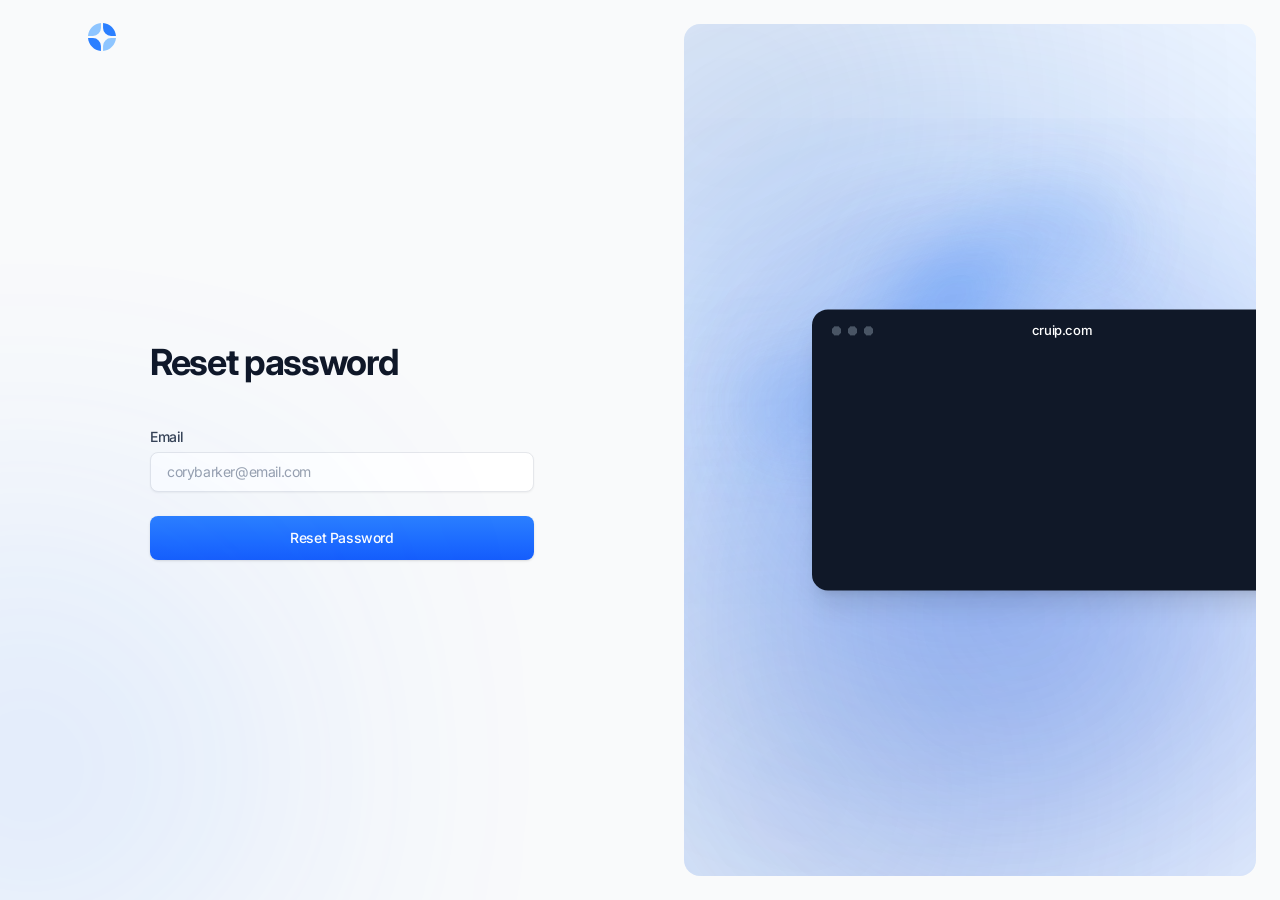
<file: reset-password.html>
<!doctype html>
<html lang="en" class="scroll-smooth">

<head>
    <meta charset="utf-8">
    <title>Sign in - Simple Demo</title>
    <meta name="viewport" content="width=device-width,initial-scale=1">
    <link href="./css/vendors/aos.css" rel="stylesheet">
    <link href="./style.css" rel="stylesheet">
</head>

<body class="font-inter antialiased bg-gray-50 text-gray-900 tracking-tight">

    <!-- Page wrapper -->
    <div class="flex flex-col min-h-screen overflow-hidden supports-[overflow:clip]:overflow-clip">
        
        <!-- Site header -->
        <header class="absolute w-full z-30">
            <div class="max-w-6xl mx-auto px-4 sm:px-6">
                <div class="flex items-center justify-between h-16 md:h-20">
    
                    <!-- Site branding -->
                    <div class="shrink-0 mr-4">
                        <!-- Logo -->
                        <a class="inline-flex" href="index.html" aria-label="Cruip">
                            <svg xmlns="http://www.w3.org/2000/svg" width="28" height="28">
                                <path class="fill-blue-500" fill-rule="evenodd"
                                    d="M15.052 0c6.914.513 12.434 6.033 12.947 12.947h-5.015a7.932 7.932 0 0 1-7.932-7.932V0Zm-2.105 22.985V28C6.033 27.487.513 21.967 0 15.053h5.015a7.932 7.932 0 0 1 7.932 7.932Z"
                                    clip-rule="evenodd" />
                                <path class="fill-blue-300" fill-rule="evenodd"
                                    d="M0 12.947C.513 6.033 6.033.513 12.947 0v5.015a7.932 7.932 0 0 1-7.932 7.932H0Zm22.984 2.106h5.015C27.486 21.967 21.966 27.487 15.052 28v-5.015a7.932 7.932 0 0 1 7.932-7.932Z"
                                    clip-rule="evenodd" />
                            </svg>
                        </a>
                    </div>
    
                </div>
            </div>
        </header>

        <main class="relative grow flex">

            <div class="absolute left-0 -translate-x-1/3 bottom-0 pointer-events-none" aria-hidden="true">
                <div class="w-80 h-80 rounded-full bg-gradient-to-tr from-blue-500 opacity-70 blur-[160px] will-change-[filter]"></div>
            </div>

            <!-- Content -->
            <div class="w-full">

                <div class="h-full flex flex-col justify-center before:min-h-[4rem] md:before:min-h-[5rem] before:flex-1 after:flex-1">

                    <div class="px-4 sm:px-6">
                        <div class="w-full max-w-sm mx-auto">
                            <div class="py-16 md:py-20">

                                <div class="mb-10">
                                    <h1 class="text-4xl font-bold">Reset password</h1>
                                </div>
                                
                                <!-- Form -->
                                <form>
                                    <div class="space-y-4">
                                        <div>
                                            <label class="block text-sm text-gray-700 font-medium mb-1" for="email">Email</label>
                                            <input id="email" class="form-input py-2 w-full" type="email" placeholder="corybarker@email.com" required />
                                        </div>
                                    </div>
                                    <div class="mt-6">
                                        <button class="btn text-white bg-gradient-to-t from-blue-600 to-blue-500 bg-[length:100%_100%] hover:bg-[length:100%_150%] bg-[bottom] shadow w-full">Reset Password</button>
                                    </div>
                                </form>

                            </div>
                        </div>
                    </div>

                </div>

            </div>

            <!-- Right side -->
            <div class="hidden relative lg:block shrink-0 w-[572px] my-6 mr-6 rounded-2xl overflow-hidden">
                <!-- Background -->
                <div class="bg-blue-50 absolute left-1/2 -translate-x-1/2 top-1/2 -translate-y-1/2 -ml-24 pointer-events-none -z-10" aria-hidden="true">
                    <img src="./images/auth-bg.svg" class="max-w-none"width="1285" height="1684" alt="Auth bg">
                </div>                
                <!-- Illustration -->
                <div class="absolute top-1/2 -translate-y-1/2 left-32 w-[500px]">
                    <div class="w-full aspect-video bg-gray-900 rounded-2xl px-5 py-3 shadow-xl transition duration-300">
                        <div class="relative flex items-center justify-between before:block before:w-[41px] before:h-[9px] before:[background-image:radial-gradient(circle_at_4.5px_4.5px,var(--color-gray-600)_4.5px,_transparent_0)] before:bg-[length:16px_9px] after:w-[41px] mb-8">
                            <span class="text-white font-medium text-[13px]">cruip.com</span>
                        </div>
                        <div class="text-gray-500 font-mono [&amp;_span]:opacity-0 text-sm transition duration-300">
                            <span class="text-gray-200 animate-[code-1_10s_infinite]">npm login</span> <span class="animate-[code-2_10s_infinite]">--registry=https://npm.pkg.github.com</span><br>
                            <span class="animate-[code-3_10s_infinite]">--scope=@phanatic</span> <span class="animate-[code-4_10s_infinite]">Successfully logged-in.</span><br><br>
                            <span class="text-gray-200 animate-[code-5_10s_infinite]">npm publish</span><br>
                            <span class="animate-[code-6_10s_infinite]">Package published.</span>
                        </div>
                    </div>
                </div>
            </div>

        </main>

    </div>

    <script src="./js/vendors/alpinejs.min.js" defer></script>
    <script src="./js/vendors/aos.js"></script>
    <script src="./js/main.js"></script>

</body>

</html>
</file>
